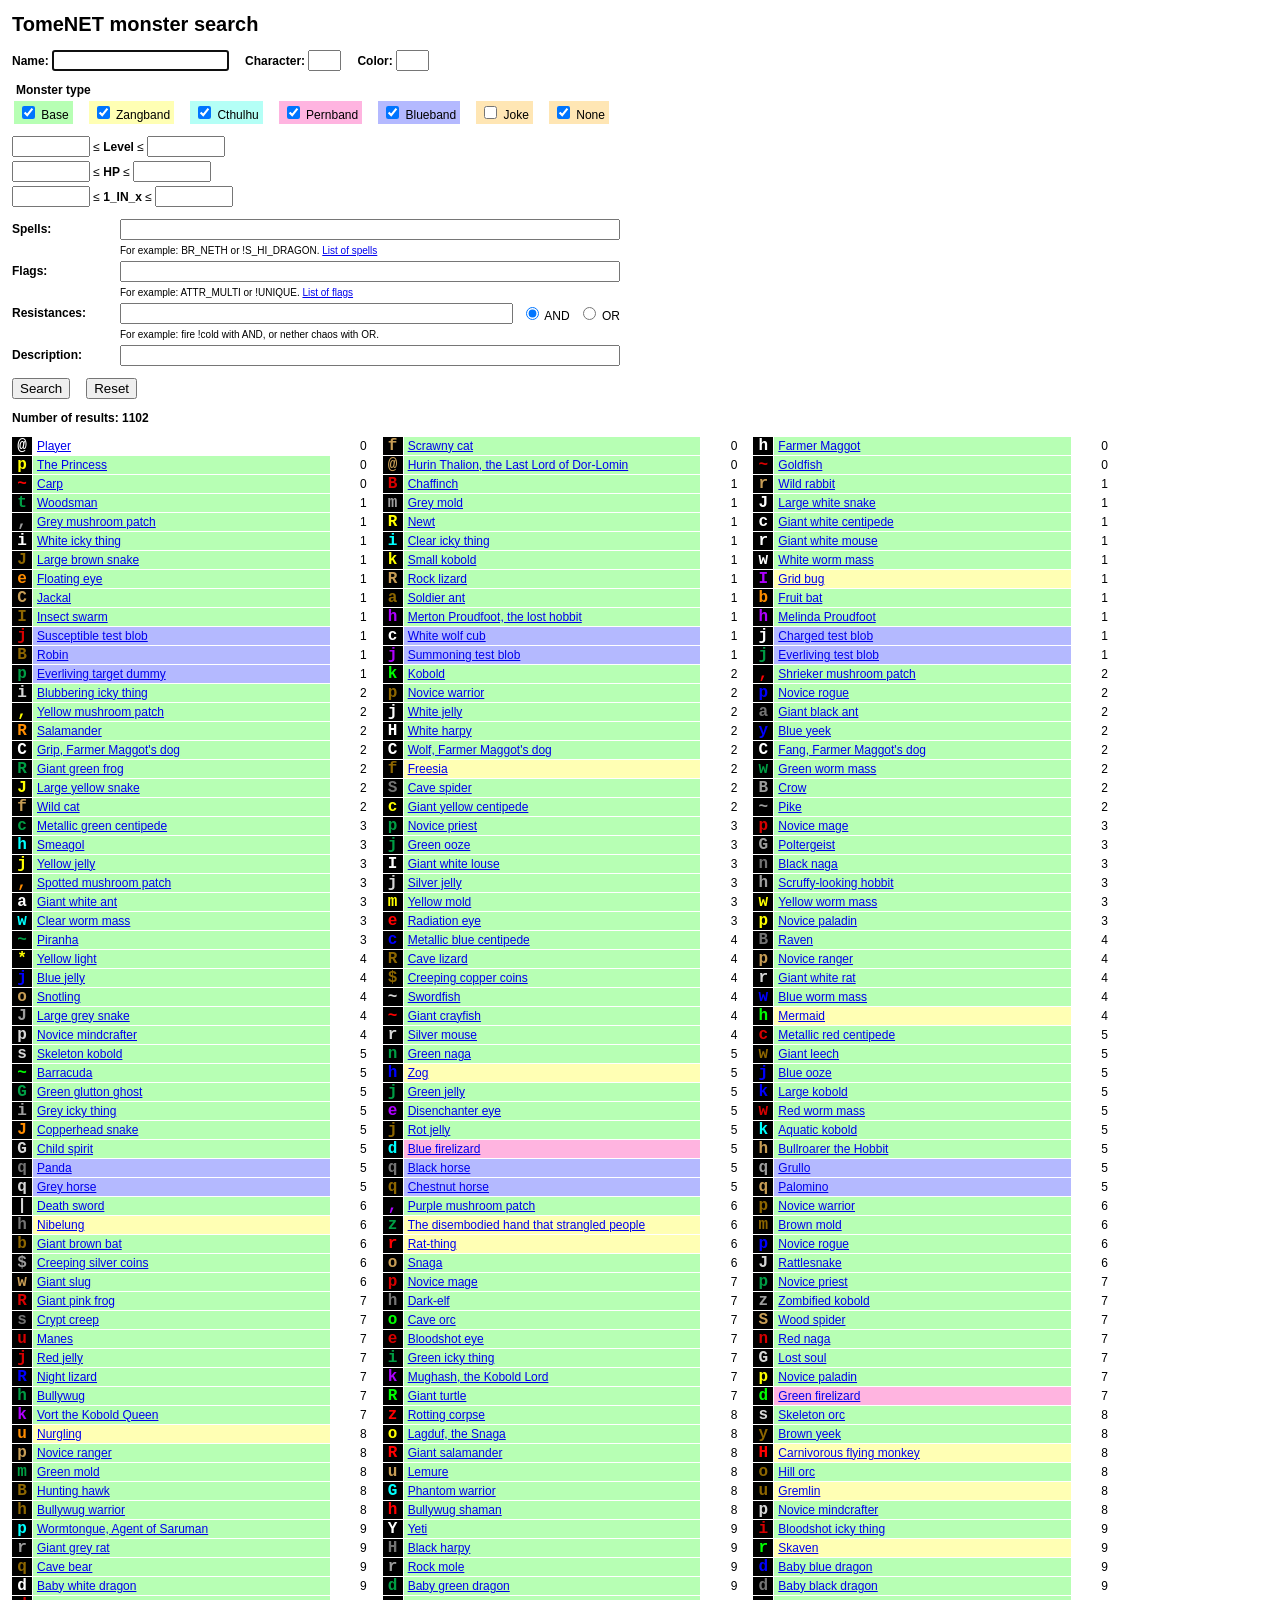
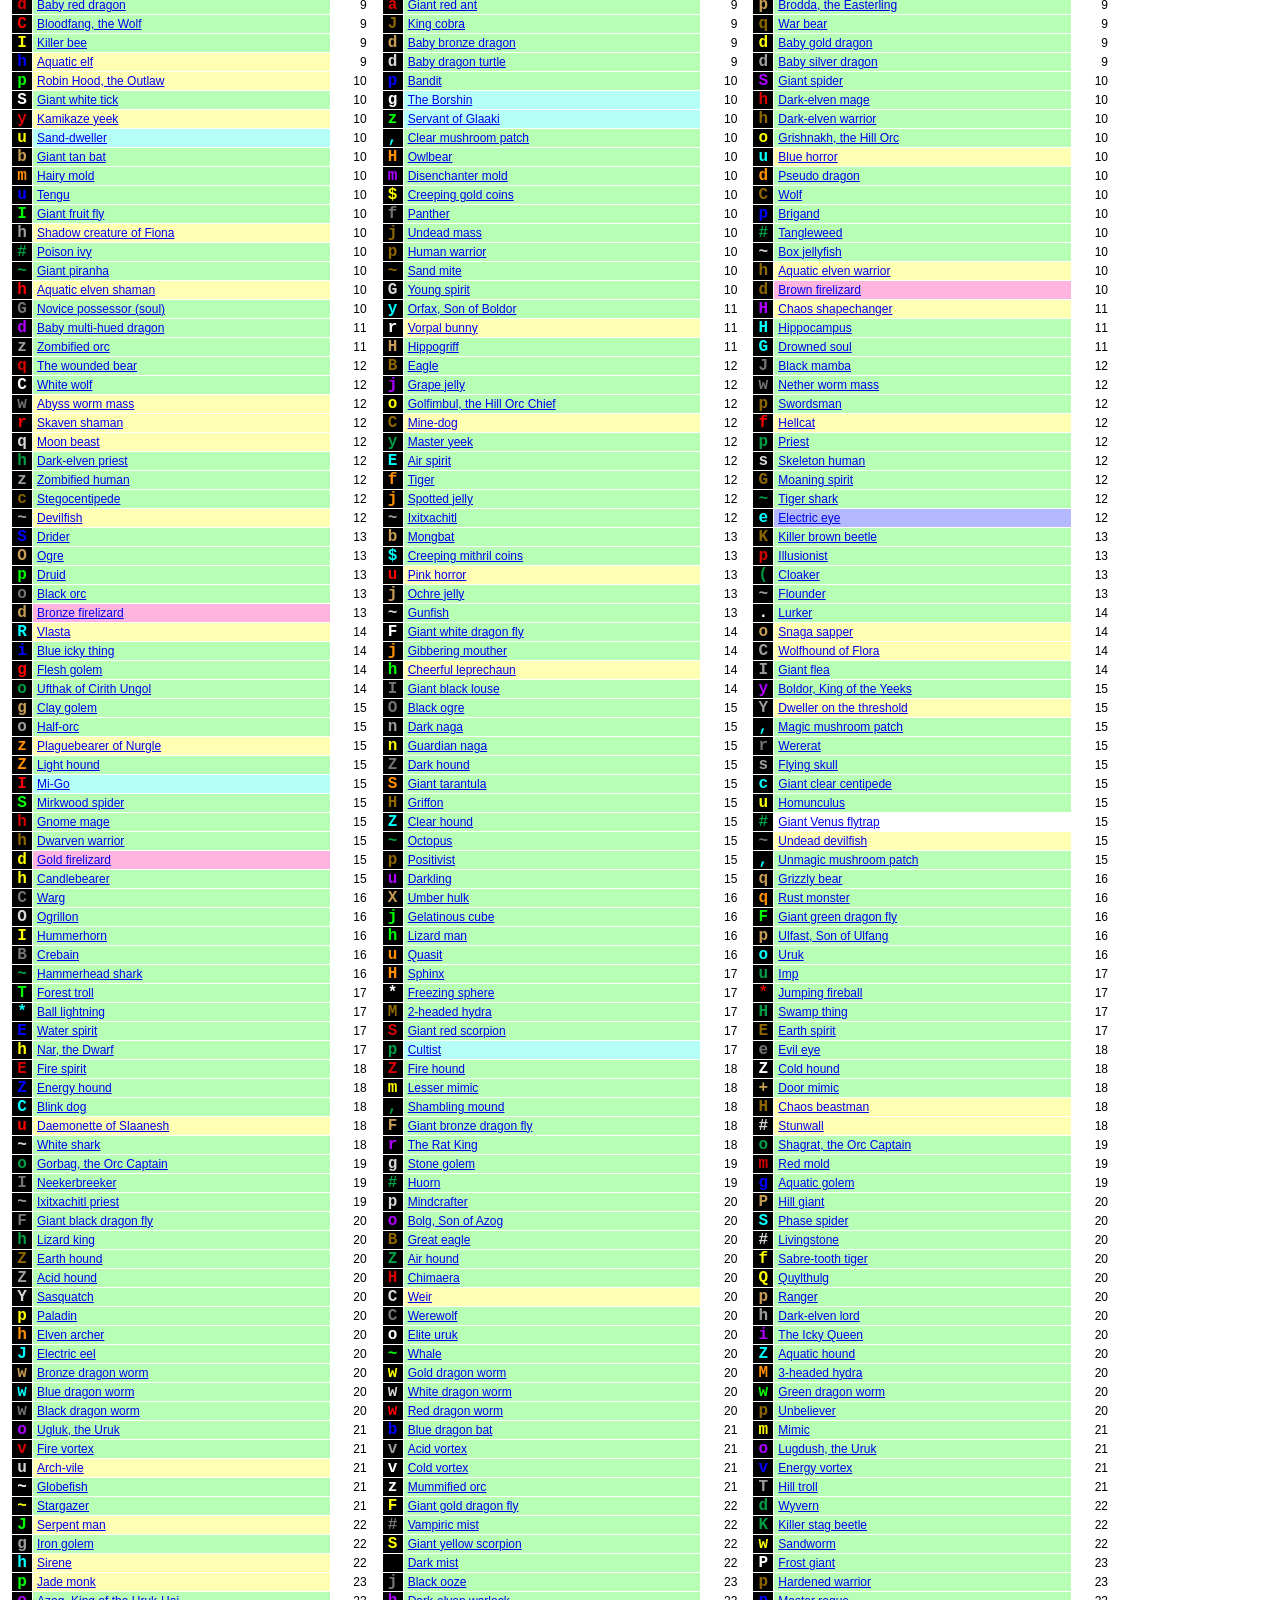
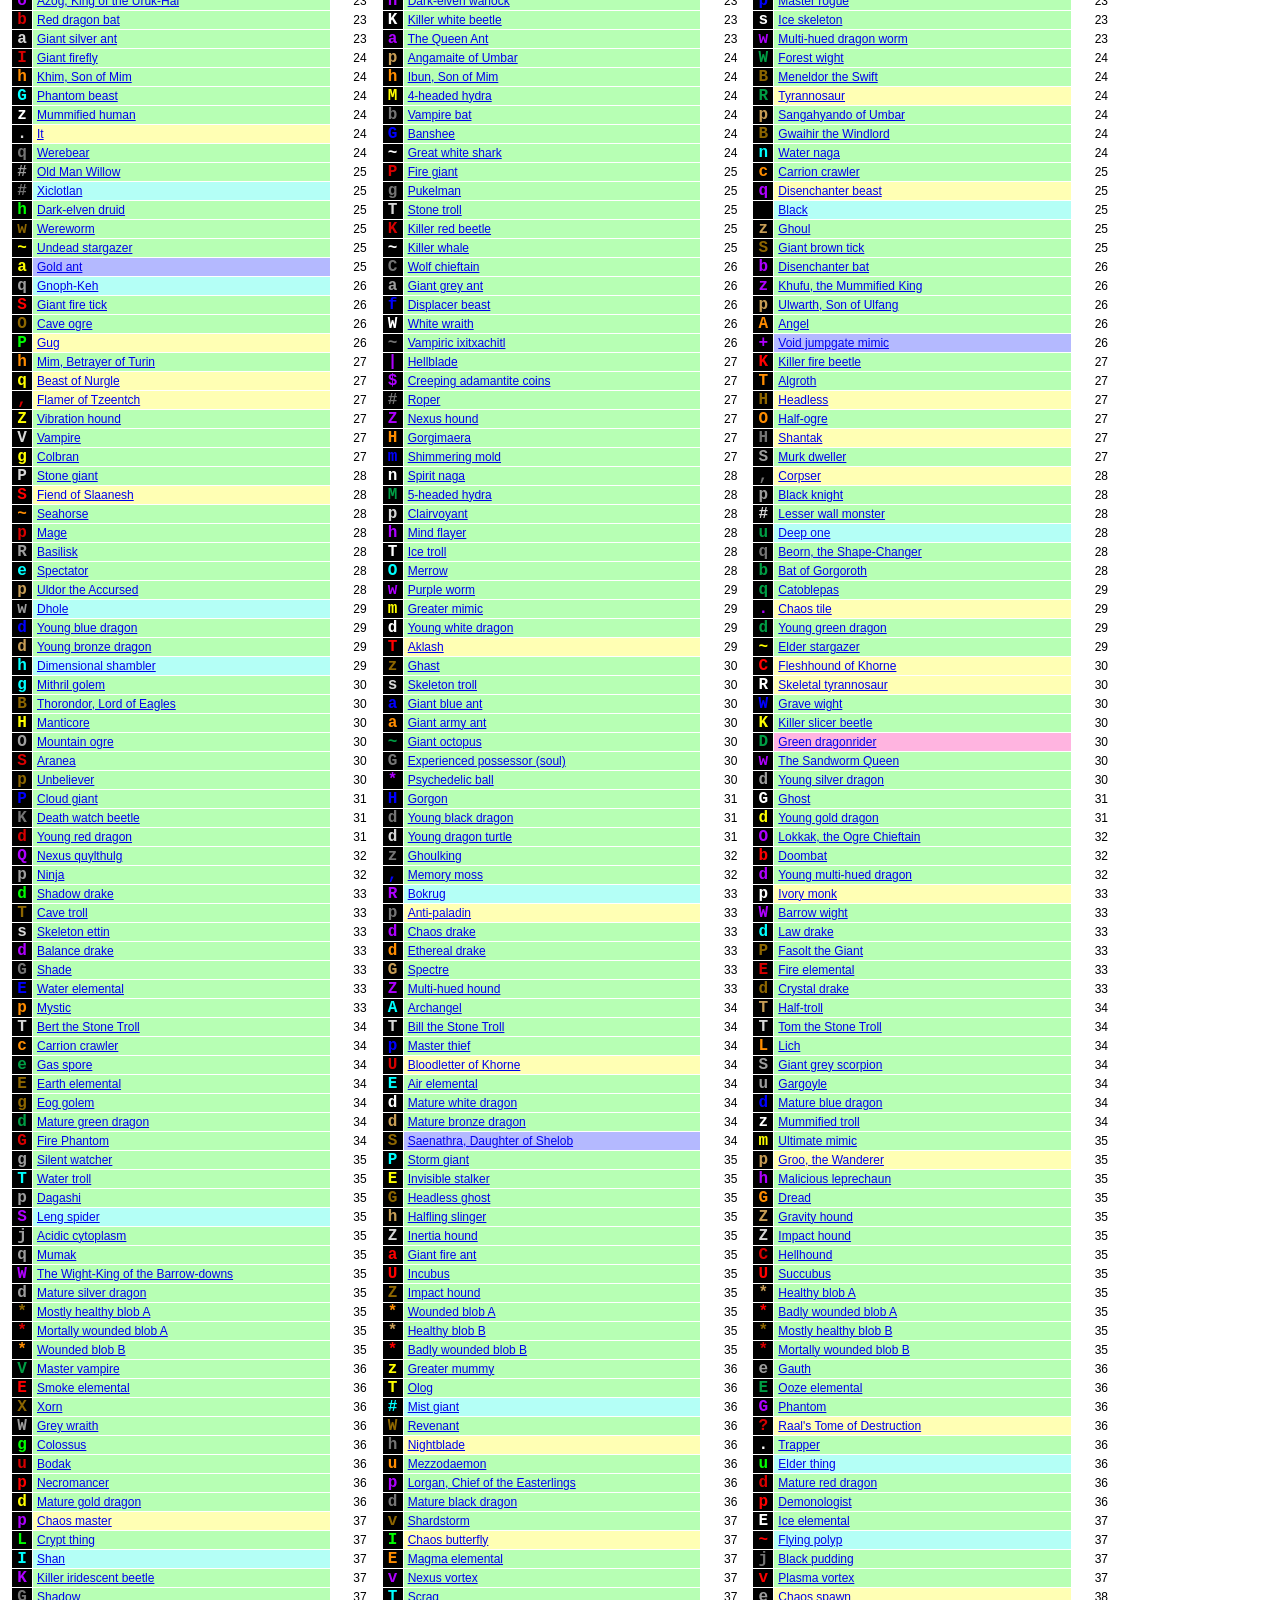
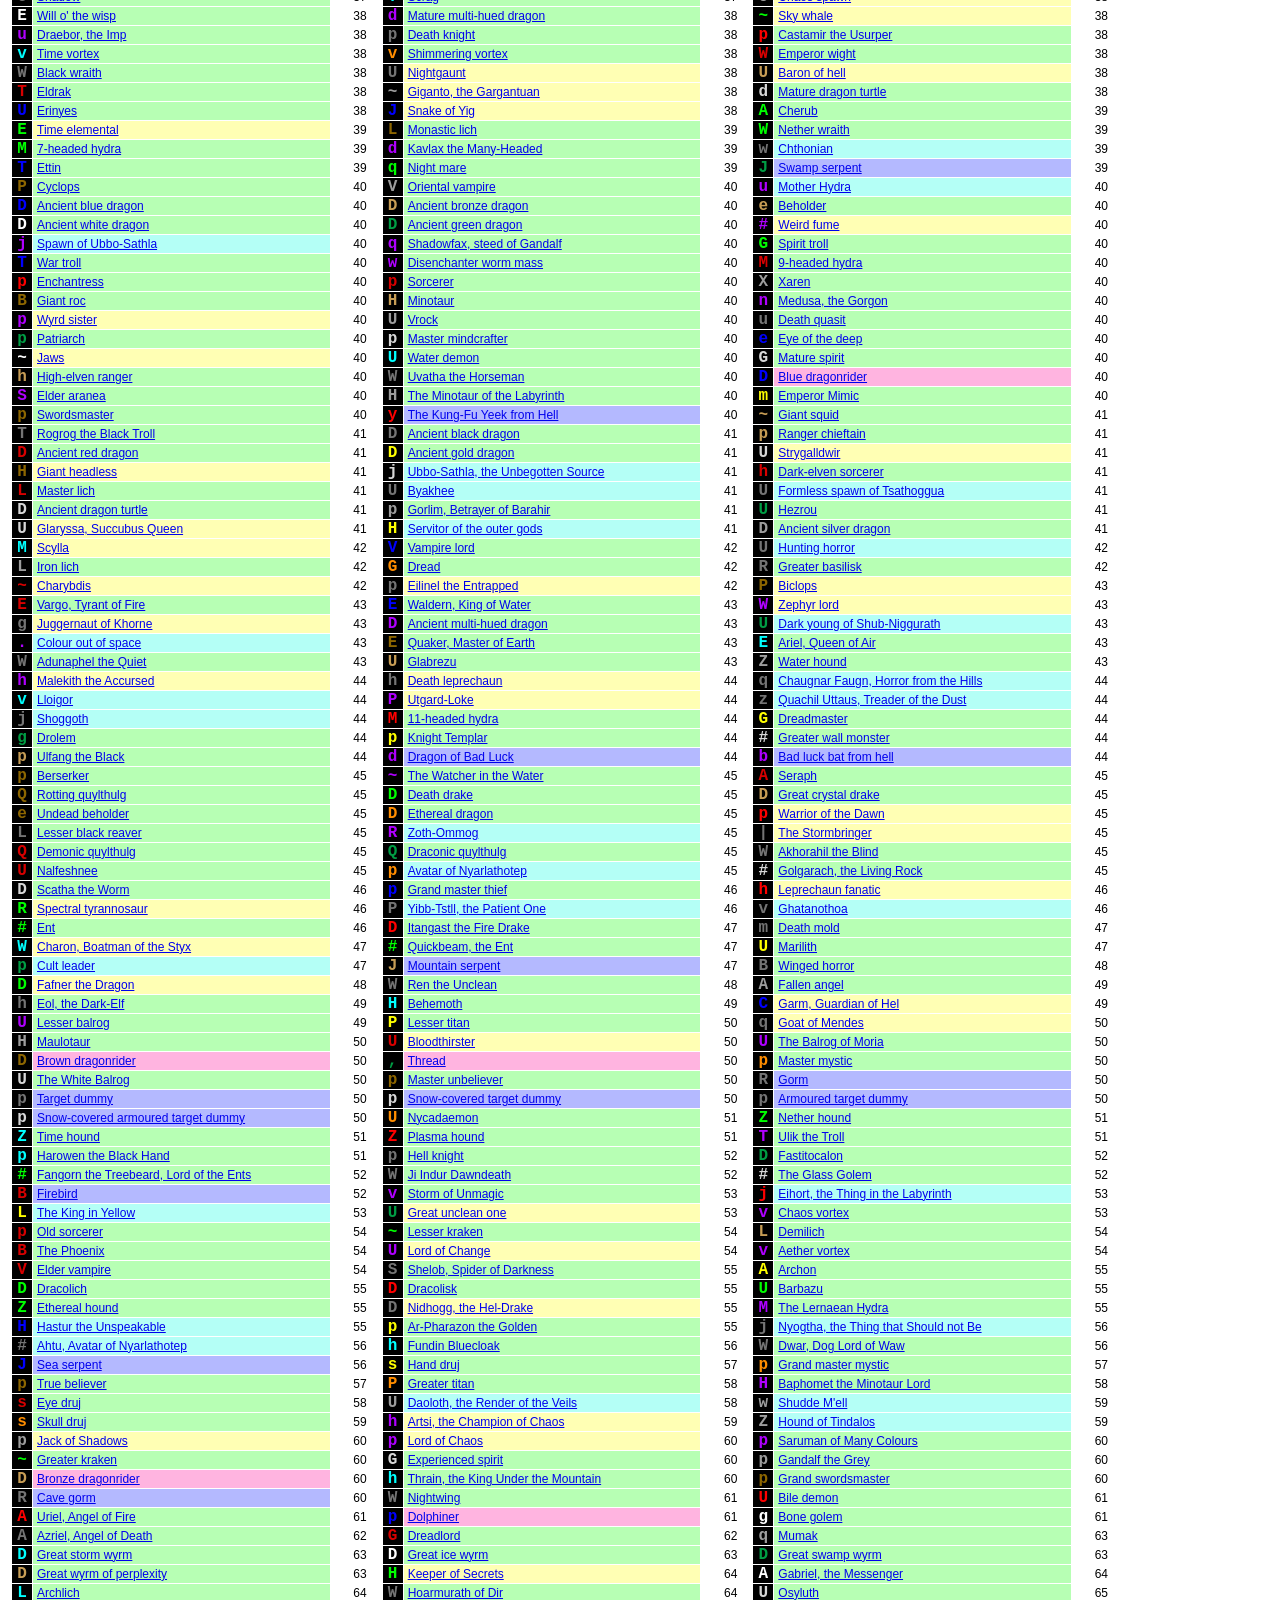
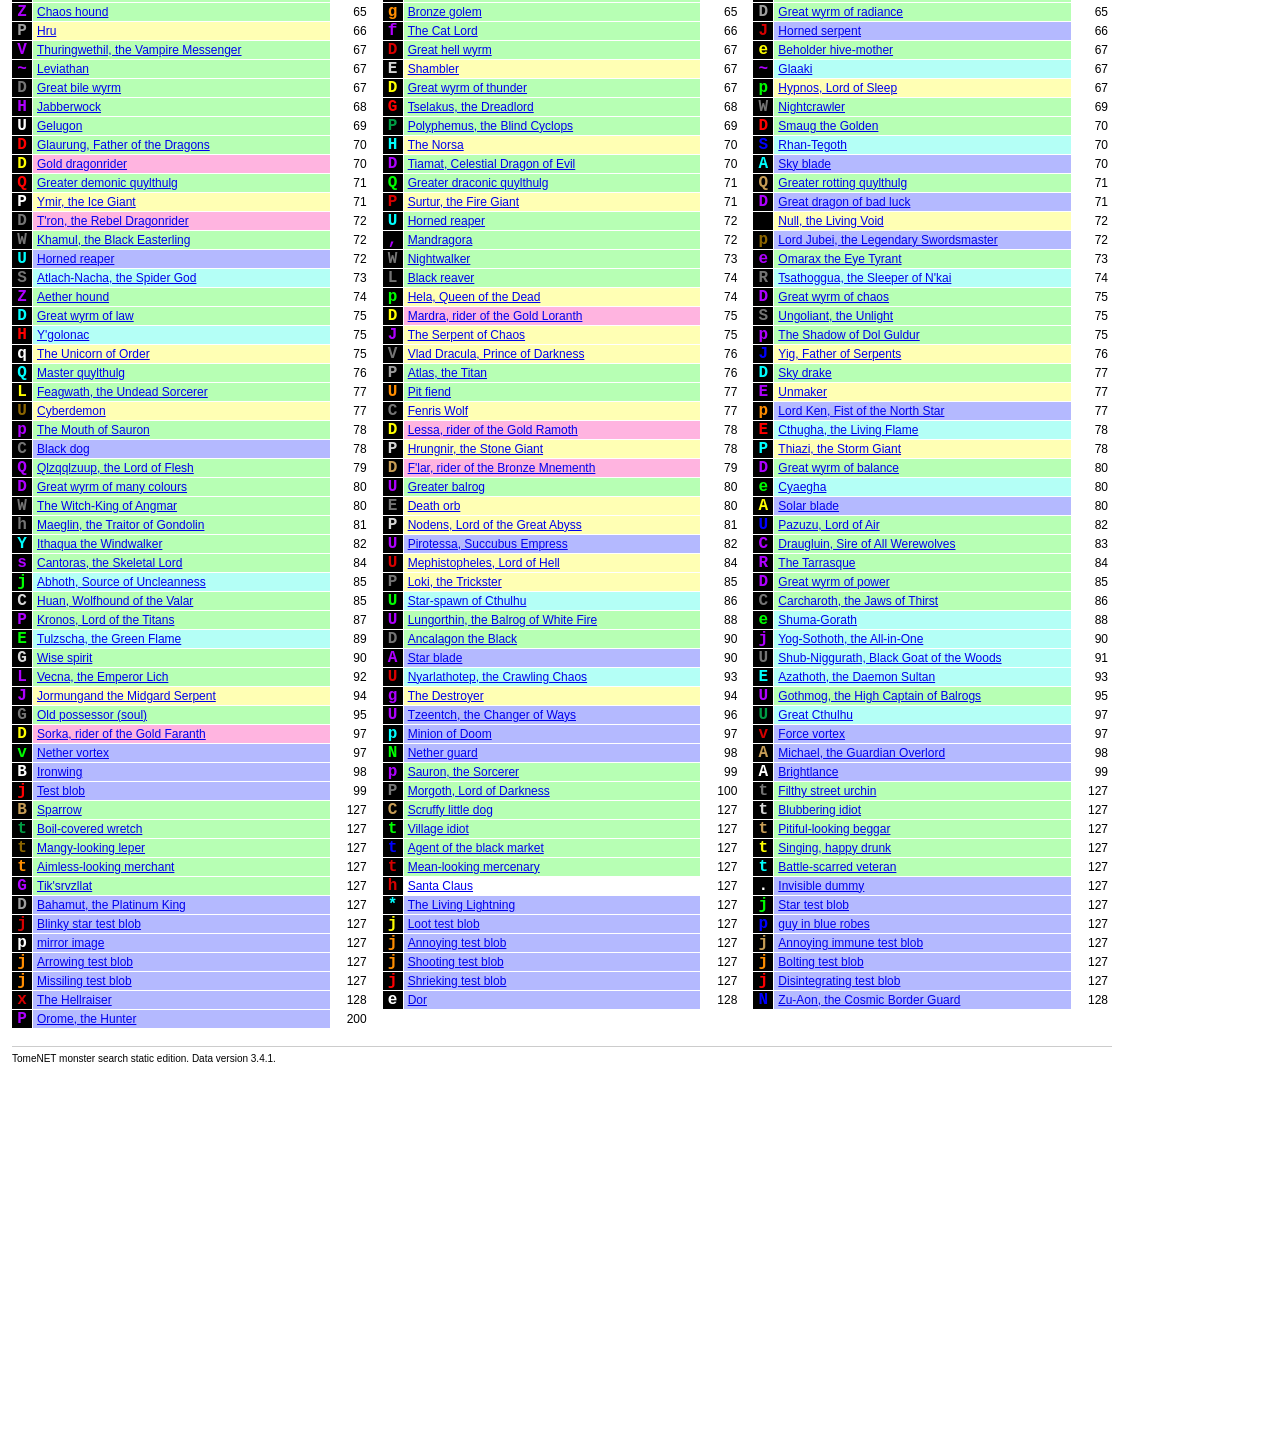
<file: tomenet_info_search/index.html>
<!doctype html>
<html lang="en">
<head>
  <meta charset="utf-8">
  <meta name="viewport" content="width=device-width, initial-scale=1">
  <title>TomeNET monster search</title>
  <link rel="stylesheet" href="monsters.css">
</head>
<body>
  <main>
    <h1>TomeNET monster search</h1>
    <form id="search-form">
      <div class="form-row">
        <label><b>Name:</b> <input type="text" name="name" id="monster-name" autofocus></label>
        <label><b>Character:</b> <input type="text" name="char" size="2" maxlength="1"></label>
        <label><b>Color:</b> <input type="text" name="color" size="2" maxlength="1"></label>
      </div>

      <fieldset>
        <legend>Monster type</legend>
        <label class="type-base"><input type="checkbox" name="type" value="base" checked> Base</label>
        <label class="type-zang"><input type="checkbox" name="type" value="zang" checked> Zangband</label>
        <label class="type-cthulhu"><input type="checkbox" name="type" value="cthulhu" checked> Cthulhu</label>
        <label class="type-pern"><input type="checkbox" name="type" value="pern" checked> Pernband</label>
        <label class="type-blue"><input type="checkbox" name="type" value="blue" checked> Blueband</label>
        <label class="type-joke"><input type="checkbox" name="type" value="joke"> Joke</label>
        <label class="type-none"><input type="checkbox" name="type" value="none" checked> None</label>
      </fieldset>

      <div class="range-grid">
        <label><input type="number" name="level_min" min="0"> &le; <b>Level</b> &le; <input type="number" name="level_max" min="0"></label>
        <label><input type="number" name="hp_min" min="0"> &le; <b>HP</b> &le; <input type="number" name="hp_max" min="0"></label>
        <label><input type="number" name="spell_chance_min" min="0"> &le; <b>1_IN_x</b> &le; <input type="number" name="spell_chance_max" min="0"></label>
      </div>

      <div class="search-fields">
        <label><b>Spells:</b> <input type="text" name="spells"></label>
        <small>For example: BR_NETH or !S_HI_DRAGON. <a href="spells.html">List of spells</a></small>
        <label><b>Flags:</b> <input type="text" name="flags"></label>
        <small>For example: ATTR_MULTI or !UNIQUE. <a href="flags.html">List of flags</a></small>
        <div class="resistance-row"><b>Resistances:</b> <input type="text" name="resistances">
          <span><label><input type="radio" name="resistance_logic" value="and" checked> AND</label>
          <label><input type="radio" name="resistance_logic" value="or"> OR</label></span>
        </div>
        <small>For example: fire !cold with AND, or nether chaos with OR.</small>
        <label><b>Description:</b> <input type="text" name="description"></label>
      </div>

      <div class="actions">
        <button type="submit">Search</button>
        <button type="reset">Reset</button>
      </div>
    </form>

    <p id="status" class="status">Loading monster data...</p>
    <section id="results" aria-live="polite"></section>
    <footer>TomeNET monster search static edition. Data version <span id="data-version">...</span>.</footer>
  </main>
  <script src="data/monsters.js"></script>
  <script src="static/js/common.js"></script>
  <script src="static/js/search.js"></script>
</body>
</html>
</file>
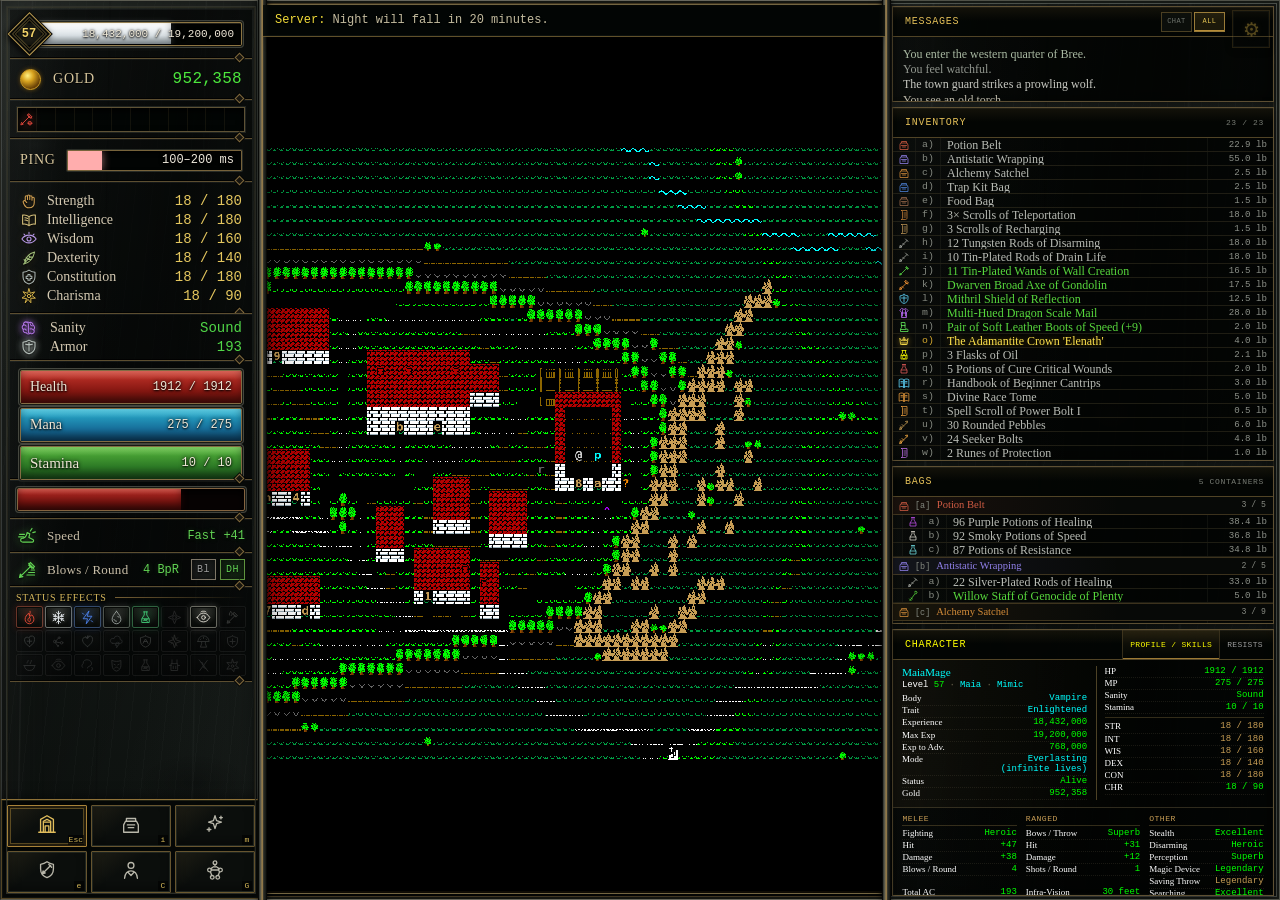
<file: tomenet_interface/index.html>
<!doctype html>
<html lang="ru">
<head>
  <meta charset="utf-8" />
  <meta name="viewport" content="width=device-width, initial-scale=1" />
  <title>TomeNET Modern Client — UI Prototype</title>
  <link rel="icon" href="data:," />
  <link rel="stylesheet" href="css/foundation.css" />
  <link rel="stylesheet" href="css/theme.css" />
  <link rel="stylesheet" href="css/hud.css" />
  <link rel="stylesheet" href="css/right-panel.css" />
  <link rel="stylesheet" href="css/messages.css" />
  <link rel="stylesheet" href="css/shortcuts.css" />
  <link rel="stylesheet" href="css/windows.css" />
  <link rel="stylesheet" href="css/game-menu.css" />
  <link rel="stylesheet" href="css/mini-map.css" />
  <link rel="stylesheet" href="css/locate.css" />
  <link rel="stylesheet" href="css/look.css" />
  <link rel="stylesheet" href="css/equipment-window.css" />
  <link rel="stylesheet" href="css/combined-items-window.css" />
  <link rel="stylesheet" href="css/browse-window.css" />
  <link rel="stylesheet" href="css/item-selector.css" />
  <link rel="stylesheet" href="css/item-use.css" />
  <link rel="stylesheet" href="css/item-equip.css" />
  <link rel="stylesheet" href="css/character-window.css" />
  <link rel="stylesheet" href="css/guide-window.css" />
  <link rel="stylesheet" href="css/skills-window.css" />
  <link rel="stylesheet" href="css/abilities-window.css" />
  <link rel="stylesheet" href="css/spellbook-window.css" />
  <link rel="stylesheet" href="css/mimic-powers-window.css" />
  <link rel="stylesheet" href="css/combat-stances-window.css" />
  <link rel="stylesheet" href="css/melee-techniques-window.css" />
  <link rel="stylesheet" href="css/ranged-techniques-window.css" />
  <link rel="stylesheet" href="css/dragon-breath-window.css" />
  <link rel="stylesheet" href="css/runecraft-window.css" />
  <link rel="stylesheet" href="css/cursors.css" />
</head>
<body>
  <main class="app-shell" id="app">
    <!-- LEFT COLUMN -->
    <aside class="left-panel panel">
      <div class="panel-scroll">
        <section class="level-card block" id="levelCard">
          <div class="level-row">
            <div class="level-badge" aria-label="Уровень">57</div>
            <div class="level-main">
              <div class="progress xp">
                <div class="fill" id="xpFill" style="width:68%"></div>
                <div class="xp-drained-segment" id="xpDrainedSegment" hidden></div>
                <button class="xp-level" type="button" aria-label="Уровень 57 — открыть навыки" aria-haspopup="dialog" aria-controls="skillsWindowOverlay" aria-expanded="false"><span>57</span></button>
                <strong class="xp-value" id="xpValue">1,710,159 / 2,500,000</strong>
              </div>
            </div>
          </div>
        </section>

        <section class="currency block compact-row" id="currencyCard">
          <span class="icon gold-icon" aria-hidden="true">●</span>
          <div>
            <div class="eyebrow">GOLD</div>
            <div class="big-number" id="goldValue">952,358</div>
          </div>
        </section>

        <section class="encumbrance-strip block" id="encumbranceCard" aria-label="Encumbrance">
          <div class="encumbrance-slots" id="encumbranceSlots"></div>
        </section>

        <section class="ping-card block" id="pingCard">
          <div class="row-between">
            <span class="eyebrow">PING</span>
          </div>
          <div class="ping-meter" role="progressbar" aria-label="Ping" aria-valuemin="0" aria-valuemax="1000" aria-valuenow="193" aria-valuetext="100–200 ms" title="Каждая ступень шкалы = диапазон 100 ms">
            <div class="ping-fill" id="pingFill"></div>
            <strong id="pingValue" class="ping-value">100–200 ms</strong>
            <div class="ping-grid" aria-hidden="true">
              <i></i><i></i><i></i><i></i><i></i><i></i><i></i><i></i><i></i>
            </div>
          </div>
          <div class="ping-labels"><span>0</span><span>500</span><span>1000+ ms</span></div>
        </section>

        <section class="stats block" id="attributesCard">
          <h2>ATTRIBUTES</h2>
          <dl class="stat-list">
            <div><dt><span class="stat-icon strength-icon" aria-hidden="true"><svg viewBox="0 0 24 24"><path d="M7 11V6.5a1.5 1.5 0 0 1 3 0V10 5.5a1.5 1.5 0 0 1 3 0V10 6.5a1.5 1.5 0 0 1 3 0V11 8.5a1.5 1.5 0 0 1 3 0V14c0 4-2.7 7-7 7-3.2 0-5.2-1.7-6.3-4.1L4.4 14a1.7 1.7 0 0 1 2.6-2.1L9 14"/></svg></span>Strength</dt><dd>18 / 180</dd></div>
            <div><dt><span class="stat-icon intelligence-icon" aria-hidden="true"><svg viewBox="0 0 24 24"><path d="M3.5 5.5c3.7-.8 6.1.1 8.5 2.1v12c-2.4-2-4.8-2.9-8.5-2.1zM20.5 5.5c-3.7-.8-6.1.1-8.5 2.1v12c2.4-2 4.8-2.9 8.5-2.1z"/><path d="M6.5 9c1.6-.1 2.6.3 3.6 1M6.5 12c1.6-.1 2.6.3 3.6 1"/></svg></span>Intelligence</dt><dd>18 / 180</dd></div>
            <div><dt><span class="stat-icon wisdom-icon" aria-hidden="true"><svg viewBox="0 0 24 24"><path d="M2.5 12s3.5-5.2 9.5-5.2 9.5 5.2 9.5 5.2-3.5 5.2-9.5 5.2S2.5 12 2.5 12z"/><circle cx="12" cy="12" r="2.7"/><path d="M12 3.2v1.5M5.3 5.4l1.1 1M18.7 5.4l-1.1 1"/></svg></span>Wisdom</dt><dd>18 / 160</dd></div>
            <div><dt><span class="stat-icon dexterity-icon" aria-hidden="true"><svg viewBox="0 0 24 24"><path d="M5 20c7.8-1.5 12.5-6.8 14.5-16-7.6 2.1-12 6.8-13 13.8"/><path d="M5 20l8.5-9.4M7.4 16.9l-1.9-2.7M10.3 13.6l-2-2.6M13 10.6l-1.8-2.2M10.5 13.8l3.5.3M13.2 10.7l3.2.1"/></svg></span>Dexterity</dt><dd>18 / 140</dd></div>
            <div><dt><span class="stat-icon constitution-icon" aria-hidden="true"><svg viewBox="0 0 24 24"><path d="M12 2.8c2.4 1.8 5.2 2.7 8 3v5.4c0 5.2-3 8.6-8 10-5-1.4-8-4.8-8-10V5.8c2.8-.3 5.6-1.2 8-3z"/><path d="M8.2 11.1h2.4V8.7h2.8v2.4h2.4v2.8h-2.4v2.4h-2.8v-2.4H8.2z"/></svg></span>Constitution</dt><dd>18 / 180</dd></div>
            <div><dt><span class="stat-icon charisma-icon" aria-hidden="true"><svg viewBox="0 0 24 24"><path d="M12 2.5l1.7 5.8 5.8-1.8-3.8 4.7 4.8 3.7-6.1.1.1 6-3.9-4.6-3.7 4.8 1.8-5.8-6-.7 5-3.5-3.6-4.9 5.7 2z"/><circle cx="12" cy="12" r="2.2"/></svg></span>Charisma</dt><dd>18 / 90</dd></div>
          </dl>
        </section>

        <section class="sanity-armor block two-lines" id="sanityArmorCard">
          <div class="line" id="sanityLine">
            <span class="line-icon sanity-icon" aria-hidden="true"><svg viewBox="0 0 24 24"><path d="M9.2 4.2A3.2 3.2 0 0 0 4.8 8c-2.4 1-2.5 4.6-.4 5.8-.8 2.6 1.4 5 4 4.4.8 2.4 4.2 2.3 4.8.2.9 1.4 3.1 1.7 4.5.5 1.5-1.2 1.6-3.4.5-4.7 2-1.7 1.3-5.1-1-5.8.5-2.6-2.5-4.8-4.8-3.5A3.1 3.1 0 0 0 9.2 4.2z"/><path d="M9.2 4.2c1.2.4 2 1.4 2 2.7v11.5M4.8 8c1.5-.4 2.8.3 3.4 1.5M4.4 13.8c1.5-.7 3.1-.2 3.9 1M13.7 6.5c.2 1.6 1.3 2.7 2.8 2.8M13.4 13.2c1.8-.6 3.5.1 4.4 1.5"/></svg></span>
            <span>Sanity</span>
            <span class="sanity-display">
              <strong id="sanityText">Sound</strong>
              <span class="sanity-inline-meter" id="sanityInlineMeter" role="progressbar" aria-label="Sanity" aria-valuemin="0" aria-valuemax="100" aria-valuenow="100" hidden><span id="sanityInlineFill"></span></span>
            </span>
          </div>
          <div class="line">
            <span class="line-icon shield-icon" aria-hidden="true"><svg viewBox="0 0 24 24"><path d="M12 2.8c2.5 1.7 5.2 2.5 8 2.9v5.5c0 5.1-3 8.3-8 9.9-5-1.6-8-4.8-8-9.9V5.7c2.8-.4 5.5-1.2 8-2.9z"/><path d="M12 6v11.4M7.5 8.2c2.8.8 6.2.8 9 0"/></svg></span>
            <span>Armor</span>
            <strong>193</strong>
          </div>
        </section>

        <section class="vitals block" id="vitalsCard">
          <div class="resource" id="healthResource">
            <div class="resource-head"><span>Health</span><strong id="hpText">1912 / 1912</strong></div>
            <div class="progress health"><div id="hpFill" class="fill" style="width:100%"></div></div>
          </div>
          <div class="resource" id="manaResource">
            <div class="resource-head"><span>Mana</span><strong id="mpText">275 / 275</strong></div>
            <div class="progress mana"><div id="mpFill" class="fill" style="width:100%"></div></div>
          </div>
          <div class="resource stamina-resource">
            <div class="resource-head"><span>Stamina</span><strong id="stText">10 / 10</strong></div>
            <div class="progress stamina"><div id="stFill" class="fill" style="width:100%"></div></div>
          </div>
        </section>

        <section class="enemy-health-card block" id="enemyHealthCard" aria-label="Enemy health">
          <div class="enemy-health-meter" id="enemyHealthMeter" role="progressbar" aria-label="Enemy health" aria-valuemin="0" aria-valuemax="100" aria-valuenow="72">
            <div class="enemy-health-fill" id="enemyHealthFill" style="width:72%"></div>
          </div>
        </section>

        <section class="combat-metric block" id="speedCard" aria-label="Speed">
          <span class="combat-metric-icon" id="speedIcon" aria-hidden="true"></span>
          <span class="combat-metric-label">Speed</span>
          <strong id="speedValue">Fast +41</strong>
        </section>

        <section class="combat-metric block" id="bprCard" aria-label="Blows per round">
          <span class="combat-metric-icon" id="bprIcon" aria-hidden="true"></span>
          <span class="combat-metric-label">Blows / Round</span>
          <strong id="bprValue">4 BpR</strong>
          <span class="combat-mode-badges">
            <button class="combat-stance-badge" id="combatStanceBadge" type="button" aria-label="Balanced stance. Switch combat stance">Bl</button>
            <button class="dual-wield-badge" id="dualWieldBadge" type="button" aria-label="Dual-hand mode. Switch hand mode">DH</button>
          </span>
        </section>

        <section class="effects block" id="statusEffectsCard" aria-label="Status effects">
          <h2>STATUS EFFECTS</h2>
          <div class="status-icon-grid" id="statusIconGrid"></div>
        </section>

        <section class="wide-vitals block" id="wideVitals" aria-label="Wide resource bars" hidden>
          <div class="wide-vital mp-wide" id="wideMpBar">
            <div class="wide-vital-meter" id="wideMpMeter" role="progressbar" aria-label="Mana" aria-valuemin="0" aria-valuemax="275" aria-valuenow="275">
              <div class="wide-vital-fill" id="wideMpFill" style="height:100%"></div>
              <span class="wide-vital-ticks" id="wideMpTicks" aria-hidden="true"></span>
              <span class="wide-vital-value" aria-hidden="true"><strong id="wideMpValue">275</strong><small id="wideMpMax">/ 275</small></span>
            </div>
          </div>
          <div class="wide-vital sn-wide" id="wideSnBar">
            <div class="wide-vital-meter" id="wideSnMeter" role="progressbar" aria-label="Sanity" aria-valuemin="0" aria-valuemax="100" aria-valuenow="100">
              <div class="wide-vital-fill" id="wideSnFill" style="height:100%"></div>
              <span class="wide-vital-ticks" id="wideSnTicks" aria-hidden="true"></span>
              <span class="wide-vital-value" aria-hidden="true"><strong id="wideSnValue">100</strong><small id="wideSnMax">/ 100</small></span>
            </div>
          </div>
          <div class="wide-vital hp-wide" id="wideHpBar">
            <div class="wide-vital-meter" id="wideHpMeter" role="progressbar" aria-label="Health" aria-valuemin="0" aria-valuemax="1912" aria-valuenow="1912">
              <div class="wide-vital-fill" id="wideHpFill" style="height:100%"></div>
              <span class="wide-vital-ticks" id="wideHpTicks" aria-hidden="true"></span>
              <span class="wide-vital-value" aria-hidden="true"><strong id="wideHpValue">1,912</strong><small id="wideHpMax">/ 1,912</small></span>
            </div>
          </div>
        </section>
      </div>
      <nav class="game-shortcuts" aria-label="Primary game windows">
        <button class="game-shortcut game-shortcut-menu" id="gameMenuShortcut" type="button" aria-label="Open Game Menu" aria-haspopup="dialog" aria-controls="gameMenuOverlay" aria-expanded="false" data-tooltip="Game Menu · Esc">
          <svg viewBox="0 0 24 24" aria-hidden="true"><path d="M5 21V7l7-4 7 4v14M8 21V9l4-2 4 2v12M10 21v-7h4v7"/><path d="M3 21h18M9 10h6"/></svg>
          <kbd>Esc</kbd>
        </button>
        <button class="game-shortcut" id="inventoryShortcut" type="button" aria-label="Open Inventory" aria-haspopup="dialog" aria-controls="inventoryOverlay" aria-expanded="false" data-tooltip="Inventory · i">
          <svg viewBox="0 0 24 24" aria-hidden="true"><path d="M7 8V6h10v2M6 9h12l2 4v8H4v-8zM8 13h8M9 16h6"/></svg>
          <kbd>i</kbd>
        </button>
        <button class="game-shortcut" id="abilitiesShortcut" type="button" aria-label="Open Abilities" aria-haspopup="dialog" aria-controls="abilitiesWindowOverlay" aria-expanded="false" data-tooltip="Abilities · m">
          <svg viewBox="0 0 24 24" aria-hidden="true"><path d="M12 3l1.7 5.3L19 10l-5.3 1.7L12 17l-1.7-5.3L5 10l5.3-1.7zM18.5 3.5v3M20 5h-3M5.5 16v4M7.5 18h-4"/></svg>
          <kbd>m</kbd>
        </button>
        <button class="game-shortcut" id="equipmentShortcut" type="button" aria-label="Open Equipment" aria-haspopup="dialog" aria-controls="equipmentOverlay" aria-expanded="false" data-tooltip="Equipment · e">
          <svg viewBox="0 0 24 24" aria-hidden="true"><path d="M12 3c2.3 1.6 4.7 2.4 7 2.8v5.1c0 4.7-2.6 7.8-7 9.3-4.4-1.5-7-4.6-7-9.3V5.8C7.3 5.4 9.7 4.6 12 3z"/><path d="M8 15L16 7M14 6l3 3M7 16l3-.7-2.3-2.3z"/></svg>
          <kbd>e</kbd>
        </button>
        <button class="game-shortcut" id="characterShortcut" type="button" aria-label="Open Character Sheet" aria-haspopup="dialog" aria-controls="characterWindowOverlay" aria-expanded="false" data-tooltip="Character · C">
          <svg viewBox="0 0 24 24" aria-hidden="true"><circle cx="12" cy="7" r="3.2"/><path d="M5 21c.5-5.2 2.8-8 7-8s6.5 2.8 7 8M8.5 14.2L12 18l3.5-3.8"/></svg>
          <kbd>C</kbd>
        </button>
        <button class="game-shortcut" id="skillsShortcut" type="button" aria-label="Open Character Skills" aria-haspopup="dialog" aria-controls="skillsWindowOverlay" aria-expanded="false" data-tooltip="Skills · G">
          <svg viewBox="0 0 24 24" aria-hidden="true"><circle cx="12" cy="4" r="2"/><circle cx="6" cy="12" r="2"/><circle cx="18" cy="12" r="2"/><circle cx="9" cy="20" r="2"/><circle cx="15" cy="20" r="2"/><path d="M12 6v3M10.5 8.5L7.5 10.5M13.5 8.5l3 2M7 14l1.5 4M17 14l-1.5 4M8 12h8"/></svg>
          <kbd>G</kbd>
        </button>
      </nav>
    </aside>

    <div class="splitter splitter-left" data-split="left" title="Перетащите для изменения ширины"></div>

    <!-- GAME VIEW -->
    <section class="game-column">
      <div class="game-view" id="gameView">
        <div class="map-stage" id="mapStage">
          <canvas class="map-canvas" id="mapCanvas" width="1056" height="1056" tabindex="0" aria-label="Bree map, 66 by 44 cell viewport"></canvas>
          <div class="map-cell-info" id="mapCellInfo" role="status" hidden></div>
          <div class="locate-mode" id="locateMode" aria-hidden="true" hidden>
            <div class="locate-mode-head"><strong>LOCATE</strong><span>ONLINE · GAME CONTINUES</span></div>
            <div class="locate-mode-status" id="locateStatus" role="status" aria-live="polite"></div>
            <div class="locate-mode-help">Directions move panel · Shift+L / Space / Esc close · : chat</div>
          </div>
          <div class="look-mode" id="lookMode" aria-hidden="true" hidden>
            <div class="look-mode-head"><strong>LOOK</strong><span id="lookModeLabel">INTERESTING POSITIONS</span><button type="button" id="lookClose" aria-label="Close Look mode">×</button></div>
            <div class="look-cursor" id="lookCursor" aria-hidden="true"></div>
            <div class="look-description" id="lookDescription" role="status" aria-live="polite"></div>
            <div class="look-mode-help" id="lookHelp">Directions browse · p manual cursor · q / Esc close · : chat</div>
          </div>
          <aside class="look-card" id="lookCard" role="status" aria-live="polite" hidden>
            <span class="look-card-state" id="lookCardState">LOCAL PREVIEW</span>
            <strong id="lookCardTitle">Unknown grid</strong>
            <span id="lookCardText"></span>
          </aside>
        </div>
        <div class="game-vignette"></div>
        <div class="map-chat-bar" id="mapChatBar">
          <div class="map-chat-message" id="mapChatMessage" role="status" aria-live="polite"></div>
          <form class="map-chat-editor" id="mapChatEditor" hidden>
            <label for="mapChatInput">Message:</label>
            <input id="mapChatInput" type="text" maxlength="255" autocomplete="off" spellcheck="false" aria-label="General chat message" />
          </form>
        </div>
        <div class="throw-targeting" id="throwTargeting" role="dialog" aria-modal="true" aria-label="Choose a target cell" aria-hidden="true" tabindex="-1" hidden>
          <div class="throw-target-cell" id="throwTargetCell" aria-hidden="true"></div>
          <div class="throw-target-hint" id="throwTargetHint">
            <strong id="throwTargetAction">TARGET</strong>
            <span id="throwTargetText">Choose a target cell</span>
            <small id="throwTargetHelp">Mouse or arrows · Enter to confirm · Esc to cancel</small>
          </div>
        </div>
        <div class="target-card" id="targetCard">
          <span class="target-level">12</span>
          <span><strong>Bree Guard</strong><small>Neutral</small></span>
          <span class="target-health"><i></i></span>
        </div>
        <div class="interaction-hint" id="interactionHint"><kbd>E</kbd><span>Talk to Bree Guard</span></div>
      </div>
    </section>

    <div class="splitter splitter-right" data-split="right" title="Перетащите для изменения ширины"></div>

    <!-- RIGHT COLUMN -->
    <aside class="right-panel configurable-right-panel">
      <section class="right-widget msg-chat-widget" id="msgChatWidget" aria-label="Messages">
        <header class="right-widget-head">
          <button class="right-widget-title" id="messagesWidgetTitle" type="button" aria-label="Open Message History" aria-haspopup="dialog" aria-controls="messageHistoryOverlay"><strong>MESSAGES</strong></button>
          <span class="message-widget-actions">
            <span class="right-message-view-switch" role="group" aria-label="Message view">
              <button type="button" data-right-message-mode="chat" aria-pressed="false">CHAT</button>
              <button type="button" data-right-message-mode="all" aria-pressed="true">ALL</button>
            </span>
          </span>
        </header>
        <div class="message-feed" id="msgChatFeed" role="log" aria-label="Messages"></div>
      </section>

      <section class="right-widget inventory-widget" id="inventoryWidget" aria-label="Inventory">
        <header class="right-widget-head">
          <button class="right-widget-title" id="inventoryWidgetTitle" type="button" aria-label="Open Inventory" aria-haspopup="dialog" aria-controls="inventoryOverlay"><strong>INVENTORY</strong></button>
          <span id="inventoryCount">9 / 23</span>
        </header>
        <div class="inventory-list" id="inventoryList" role="list" aria-label="Inventory slots a through w"></div>
      </section>

      <section class="right-widget equipment-widget" id="equipmentWidget" aria-label="Equipment" hidden>
        <header class="right-widget-head">
          <button class="right-widget-title" id="equipmentWidgetTitle" type="button" aria-label="Open Equipment" aria-haspopup="dialog" aria-controls="equipmentOverlay"><strong>EQUIPMENT</strong></button>
        </header>
        <div class="equipment-list" id="equipmentList" role="list" aria-label="Equipment slots a through n"></div>
      </section>

      <section class="right-widget bags-widget" id="bagsWidget" aria-label="Bags">
        <header class="right-widget-head">
          <button class="right-widget-title" id="bagsWidgetTitle" type="button" aria-label="Browse containers" aria-haspopup="dialog" aria-controls="browseOverlay"><strong>BAGS</strong></button>
          <span id="bagsCount">5 CONTAINERS</span>
        </header>
        <div class="bags-list" id="bagsList" aria-label="Bag contents"></div>
      </section>

      <section class="right-widget character-widget character-surface" id="characterWidget" aria-label="Character">
        <header class="right-widget-head character-widget-head">
          <button class="right-widget-title" id="characterWidgetTitle" type="button" aria-label="Open Character Sheet" aria-haspopup="dialog" aria-controls="characterWindowOverlay"><strong>CHARACTER</strong></button>
          <nav class="character-tabs" role="tablist" aria-label="Character views">
            <button data-character-tab="summary" role="tab">PROFILE / SKILLS</button>
            <button data-character-tab="resists" role="tab">RESISTS</button>
          </nav>
        </header>
        <div class="character-content" id="characterContent" data-character-content="panel"></div>
      </section>
    </aside>

    <div class="inventory-overlay" id="inventoryOverlay" aria-hidden="true" hidden>
      <section class="inventory-window" id="inventoryWindow" role="dialog" aria-modal="true" aria-labelledby="inventoryWindowTitle">
        <header class="inventory-window-head">
          <strong id="inventoryWindowTitle">INVENTORY</strong>
          <span id="inventoryWindowCount">18 / 23</span>
          <button class="inventory-window-close" id="inventoryWindowClose" type="button" aria-label="Close Inventory">×</button>
        </header>
        <div class="inventory-list inventory-window-list" id="inventoryWindowList" role="listbox" aria-label="Inventory slots a through w"></div>
      </section>
    </div>

    <div class="equipment-overlay" id="equipmentOverlay" aria-hidden="true" hidden>
      <section class="equipment-window" id="equipmentWindow" role="dialog" aria-modal="true" aria-labelledby="equipmentWindowTitle">
        <header class="equipment-window-head">
          <strong id="equipmentWindowTitle">EQUIPMENT</strong>
          <button class="equipment-window-close" id="equipmentWindowClose" type="button" aria-label="Close Equipment">×</button>
        </header>
        <div class="equipment-window-body">
          <section class="equipment-figure" aria-label="Equipped item layout">
            <div class="equipment-silhouette" aria-hidden="true">
              <span class="equipment-silhouette-head"></span>
              <span class="equipment-silhouette-body"></span>
              <span class="equipment-silhouette-arms"></span>
              <span class="equipment-silhouette-legs"></span>
            </div>
            <div class="equipment-slot-map" id="equipmentSlotMap"></div>
          </section>
          <div class="equipment-list equipment-window-list" id="equipmentWindowList" role="listbox" aria-label="Equipment slots a through n"></div>
        </div>
      </section>
    </div>

    <div class="combined-items-overlay" id="combinedItemsOverlay" aria-hidden="true" hidden>
      <section class="combined-items-window" id="combinedItemsWindow" role="dialog" aria-modal="true" aria-labelledby="combinedItemsWindowTitle">
        <header class="combined-items-window-head">
          <strong id="combinedItemsWindowTitle">ITEMS</strong>
          <button class="combined-items-window-close" id="combinedItemsWindowClose" type="button" aria-label="Close Items">×</button>
        </header>
        <div class="combined-items-window-body">
          <section class="combined-items-section" data-combined-section="equipment" aria-labelledby="combinedEquipmentTitle">
            <header class="combined-items-section-head">
              <strong id="combinedEquipmentTitle">EQUIPMENT</strong>
            </header>
            <div class="combined-equipment-body">
              <section class="equipment-figure" aria-label="Equipped item layout">
                <div class="equipment-silhouette" aria-hidden="true">
                  <span class="equipment-silhouette-head"></span>
                  <span class="equipment-silhouette-body"></span>
                  <span class="equipment-silhouette-arms"></span>
                  <span class="equipment-silhouette-legs"></span>
                </div>
                <div class="equipment-slot-map" id="combinedEquipmentSlotMap"></div>
              </section>
              <div class="equipment-list combined-equipment-list" id="combinedEquipmentList" role="listbox" aria-label="Equipment slots a through n"></div>
            </div>
          </section>
          <section class="combined-items-section" data-combined-section="inventory" aria-labelledby="combinedInventoryTitle">
            <header class="combined-items-section-head">
              <strong id="combinedInventoryTitle">INVENTORY</strong>
              <span id="combinedInventoryCount">18 / 23</span>
            </header>
            <div class="inventory-list combined-inventory-list" id="combinedInventoryList" role="listbox" aria-label="Inventory slots a through w"></div>
          </section>
        </div>
      </section>
    </div>

    <div class="browse-overlay" id="browseOverlay" aria-hidden="true" hidden>
      <section class="browse-window" id="browseWindow" role="dialog" aria-modal="true" aria-labelledby="browseWindowTitle">
        <header class="browse-window-head">
          <button class="browse-window-back" id="browseWindowBack" type="button" aria-label="Back to browsable items" hidden>‹</button>
          <strong id="browseWindowTitle">BROWSE</strong>
          <button class="browse-window-close" id="browseWindowClose" type="button" aria-label="Close Browse">×</button>
        </header>
        <div class="browse-window-body" id="browseWindowBody"></div>
        <footer class="browse-window-help" id="browseWindowHelp">Letter opens item · Arrows + Enter · Esc to close</footer>
      </section>
    </div>

    <div class="item-selector-overlay" id="itemSelectorOverlay" aria-hidden="true" hidden>
      <section class="item-selector-window" id="itemSelectorWindow" role="dialog" aria-modal="true" aria-labelledby="itemSelectorTitle">
        <header class="item-selector-head">
          <strong id="itemSelectorTitle">SELECT AN ITEM</strong>
          <button id="itemSelectorClose" type="button" aria-label="Cancel item selection">×</button>
        </header>
        <nav class="item-selector-sources" id="itemSelectorSources" role="tablist" aria-label="Item sources"></nav>
        <div class="item-selector-path" id="itemSelectorPath"></div>
        <div class="item-selector-list" id="itemSelectorList" role="listbox" aria-label="Selectable items"></div>
        <footer class="item-selector-help" id="itemSelectorHelp"></footer>
      </section>
    </div>

    <div class="skills-window-overlay" id="skillsWindowOverlay" aria-hidden="true" hidden>
      <section class="skills-window" id="skillsWindow" role="dialog" aria-modal="true" aria-labelledby="skillsWindowTitle">
        <header class="skills-window-head">
          <strong id="skillsWindowTitle">CHARACTER SKILLS</strong>
          <span class="skills-limit" title="Character level + 2, capped at 50">CURRENT LIMIT <b id="skillsCurrentLimit">50.000</b></span>
          <span class="skills-points">SKILL POINTS <b id="skillsPointsValue">5</b></span>
          <button class="skills-unavailable-toggle" id="skillsUnavailableToggle" type="button" aria-pressed="false">SHOW UNAVAILABLE</button>
          <button class="skills-window-close" id="skillsWindowClose" type="button" aria-label="Close Character Skills">×</button>
        </header>
        <div class="skills-window-body">
          <section class="skills-tree-pane" aria-label="Skill tree">
            <div class="skills-tree" id="skillsTree" role="tree" tabindex="0">
              <div class="skills-table-head" aria-hidden="true"><span>SKILL</span><span>CURRENT</span><span>INCREASE / POINT</span></div>
              <div class="skills-tree-rows" id="skillsTreeRows" role="presentation"></div>
            </div>
          </section>
          <aside class="skills-detail" id="skillsDetail" aria-live="polite"></aside>
        </div>
        <div class="skills-prompt" id="skillsPrompt" hidden>
          <label id="skillsPromptLabel" for="skillsPromptInput">Search for skill</label>
          <input id="skillsPromptInput" type="text" autocomplete="off" />
          <button id="skillsPromptApply" type="button">APPLY</button>
          <button id="skillsPromptCancel" type="button">CANCEL</button>
        </div>
        <footer class="skills-window-help">2/8 move · 6 train · Enter fold · Tab guide · PgUp/PgDn scroll · ? full guide · Esc close</footer>
      </section>
    </div>

    <div class="abilities-window-overlay" id="abilitiesWindowOverlay" aria-hidden="true" hidden>
      <section class="abilities-window" id="abilitiesWindow" role="dialog" aria-modal="true" aria-labelledby="abilitiesWindowTitle">
        <header class="abilities-window-head">
          <strong id="abilitiesWindowTitle">ABILITIES</strong>
          <span id="abilitiesWindowCount">0 AVAILABLE</span>
          <button class="abilities-window-close" id="abilitiesWindowClose" type="button" aria-label="Close Abilities">×</button>
        </header>
        <div class="abilities-window-body">
          <section class="abilities-list-pane" aria-label="Available abilities">
            <div class="abilities-list" id="abilitiesList" role="listbox" tabindex="0"></div>
            <nav class="abilities-pages" id="abilitiesPages" aria-label="Ability pages" hidden>
              <button id="abilitiesPagePrevious" type="button" aria-label="Previous ability page">−</button>
              <span id="abilitiesPageStatus"></span>
              <button id="abilitiesPageNext" type="button" aria-label="Next ability page">+</button>
            </nav>
          </section>
        </div>
        <form class="abilities-prompt" id="abilitiesPrompt" hidden>
          <label for="abilitiesPromptInput">ABILITY NAME / MKEY</label>
          <input id="abilitiesPromptInput" type="text" autocomplete="off" />
          <button type="submit">SELECT</button>
          <button id="abilitiesPromptCancel" type="button">CANCEL</button>
          <span id="abilitiesPromptError" role="alert"></span>
        </form>
        <footer class="abilities-window-help">click/a–t activate · 2/8 move · Enter activate · +/- page · @ find · */?/Space compact · Esc close</footer>
      </section>
    </div>

    <div class="ability-placeholder-overlay" id="abilityPlaceholderOverlay" aria-hidden="true" hidden>
      <section class="ability-placeholder" role="dialog" aria-modal="true" aria-labelledby="abilityPlaceholderTitle">
        <header><strong id="abilityPlaceholderTitle">ABILITY</strong><button id="abilityPlaceholderClose" type="button" aria-label="Close ability scenario">×</button></header>
        <div><span class="ability-placeholder-rune" aria-hidden="true">✦</span><p id="abilityPlaceholderText"></p><small>PROTOTYPE · SCENARIO NOT IMPLEMENTED</small></div>
        <button id="abilityPlaceholderReturn" type="button">RETURN TO ABILITIES</button>
      </section>
    </div>

    <div class="spellbook-overlay" id="spellbookOverlay" aria-hidden="true" hidden>
      <section class="spellbook-window" id="spellbookWindow" role="dialog" aria-modal="true" aria-labelledby="spellbookWindowTitle">
        <header class="spellbook-head">
          <strong id="spellbookWindowTitle">SPELLBOOK</strong>
          <span id="spellbookModeLabel">BROWSE</span>
          <button class="spellbook-close" id="spellbookClose" type="button" aria-label="Close Spellbook">×</button>
        </header>
        <div class="spellbook-body">
          <section class="spellbook-books-pane" aria-label="Carried spellbooks">
            <h2>CARRIED BOOKS</h2>
            <div class="spellbook-books" id="spellbookBooks" role="listbox" aria-label="Carried spellbooks"></div>
          </section>
          <section class="spellbook-spells-pane" aria-label="Spells in selected book">
            <div class="spellbook-table-head" aria-hidden="true"><span>SPELL</span><span>SCHOOL</span><span>LEVEL</span><span>COST</span><span>FAIL</span></div>
            <div class="spellbook-spells" id="spellbookSpells" role="listbox" aria-label="Spells" tabindex="0"></div>
          </section>
          <aside class="spellbook-detail" id="spellbookDetail" aria-live="polite"></aside>
        </div>
        <footer class="spellbook-help" id="spellbookHelp">Tab/←/→ pane · 2/8 move · letters select · Esc close</footer>
      </section>
    </div>

    <div class="mimic-powers-overlay" id="mimicPowersOverlay" aria-hidden="true" hidden>
      <section class="mimic-powers-window" id="mimicPowersWindow" role="dialog" aria-modal="true" aria-labelledby="mimicPowersTitle">
        <header class="mimic-powers-head">
          <strong id="mimicPowersTitle">MIMIC POWERS</strong>
          <span id="mimicPowersFormLabel">VAMPIRE</span>
          <button class="mimic-powers-close" id="mimicPowersClose" type="button" aria-label="Close Mimic powers">×</button>
        </header>
        <div class="mimic-powers-body">
          <section class="mimic-actions-pane" id="mimicActionsPane" aria-label="Form and mimic controls">
            <div class="mimic-form-summary" id="mimicFormSummary"></div>
            <div class="mimic-actions" id="mimicActions" role="listbox" aria-label="Mimic form actions"></div>
          </section>
          <section class="mimic-powers-pane" id="mimicPowersPane" aria-label="Powers of the current form">
            <div class="mimic-powers-table-head" aria-hidden="true"><span>POWER</span><span>COST</span><span>FAIL</span><span>TARGET</span></div>
            <div class="mimic-powers-list" id="mimicPowersList" role="listbox" aria-label="Mimic powers" tabindex="0"></div>
          </section>
        </div>
        <form class="mimic-powers-prompt" id="mimicPowersPrompt" hidden>
          <label for="mimicPowersPromptInput">POWER</label><input id="mimicPowersPromptInput" type="text" autocomplete="off" />
          <button type="submit">FIND</button><button id="mimicPowersPromptCancel" type="button">CANCEL</button>
          <span id="mimicPowersPromptError" role="alert"></span>
        </form>
        <footer class="mimic-powers-help">a–d actions · e–z powers now · Tab/←/→ pane · 2/8 move · @ find · Esc close</footer>
      </section>
      <div class="mimic-picker-overlay" id="mimicPickerOverlay" aria-hidden="true" hidden>
        <section class="mimic-picker" role="dialog" aria-modal="true" aria-labelledby="mimicPickerTitle">
          <header><strong id="mimicPickerTitle">CHOOSE FORM</strong><button id="mimicPickerClose" type="button" aria-label="Close picker">×</button></header>
          <div class="mimic-picker-search" id="mimicPickerSearch" hidden>
            <label for="mimicPickerSearchInput">SEARCH</label>
            <input id="mimicPickerSearchInput" type="text" maxlength="20" autocomplete="off" spellcheck="false" aria-describedby="mimicPickerSearchHint" />
            <small id="mimicPickerSearchHint">name · #code · !symbol</small>
          </div>
          <div class="mimic-picker-list" id="mimicPickerList" role="listbox"></div>
          <div class="mimic-picker-confirm" id="mimicPickerConfirm" hidden><button id="mimicPickerConfirmButton" type="button">SET PREFERRED · (Enter)</button></div>
          <footer id="mimicPickerHelp">2/8 move · letter/Enter choose · Esc cancel</footer>
        </section>
      </div>
    </div>

    <div class="combat-stances-overlay" id="combatStancesOverlay" aria-hidden="true" hidden>
      <section class="combat-stances-window" id="combatStancesWindow" role="dialog" aria-modal="true" aria-labelledby="combatStancesTitle">
        <header class="combat-stances-head">
          <strong id="combatStancesTitle">COMBAT STANCES</strong>
          <span id="combatStancesCurrent">Bl · BALANCED STANCE</span>
          <button class="combat-stances-close" id="combatStancesClose" type="button" aria-label="Close Combat stances">×</button>
        </header>
        <div class="combat-stances-table-head" aria-hidden="true"><span>STANCE</span><span>MASTERY</span><span>STATE</span></div>
        <div class="combat-stances-list" id="combatStancesList" role="listbox" aria-label="Combat stances" tabindex="0"></div>
        <footer class="combat-stances-help">a–c apply · - previous · 2/8 move · Enter apply · <span id="combatStancesLoadout">SWORD + SHIELD</span> · Esc close</footer>
      </section>
    </div>

    <div class="melee-techniques-overlay" id="meleeTechniquesOverlay" aria-hidden="true" hidden>
      <section class="melee-techniques-window" id="meleeTechniquesWindow" role="dialog" aria-modal="true" aria-labelledby="meleeTechniquesTitle">
        <header class="melee-techniques-head">
          <strong id="meleeTechniquesTitle">MELEE TECHNIQUES</strong>
          <span id="meleeTechniquesContext">MIMIC · LEVEL 57 · ST 10</span>
          <button class="melee-techniques-close" id="meleeTechniquesClose" type="button" aria-label="Close Melee techniques">×</button>
        </header>
        <div class="melee-techniques-table-head" aria-hidden="true"><span>TECHNIQUE</span><span>COST</span><span>REQUIRES</span><span>STATE</span></div>
        <div class="melee-techniques-list" id="meleeTechniquesList" role="listbox" aria-label="Melee techniques" tabindex="0"></div>
        <form class="melee-techniques-prompt" id="meleeTechniquesPrompt" hidden>
          <label for="meleeTechniquesPromptInput">TECHNIQUE</label><input id="meleeTechniquesPromptInput" type="text" autocomplete="off" />
          <button type="submit">FIND</button><button id="meleeTechniquesPromptCancel" type="button">CANCEL</button>
          <span id="meleeTechniquesPromptError" role="alert"></span>
        </form>
        <footer class="melee-techniques-help">a–z use · 2/8 move · Enter use · @ find · Esc close</footer>
      </section>
    </div>

    <div class="ranged-techniques-overlay" id="rangedTechniquesOverlay" aria-hidden="true" hidden>
      <section class="ranged-techniques-window" id="rangedTechniquesWindow" role="dialog" aria-modal="true" aria-labelledby="rangedTechniquesTitle">
        <header class="ranged-techniques-head">
          <strong id="rangedTechniquesTitle">RANGED TECHNIQUES</strong>
          <span id="rangedTechniquesContext">ARCHERY 25.000 · ST 10</span>
          <button class="ranged-techniques-close" id="rangedTechniquesClose" type="button" aria-label="Close Ranged techniques">×</button>
        </header>
        <div class="ranged-techniques-table-head" aria-hidden="true"><span>TECHNIQUE</span><span>COST</span><span>REQUIRES</span><span>STATE</span></div>
        <div class="ranged-techniques-list" id="rangedTechniquesList" role="listbox" aria-label="Ranged techniques" tabindex="0"></div>
        <form class="ranged-techniques-prompt" id="rangedTechniquesPrompt" hidden>
          <label for="rangedTechniquesPromptInput">TECHNIQUE</label><input id="rangedTechniquesPromptInput" type="text" autocomplete="off" />
          <button type="submit">FIND</button><button id="rangedTechniquesPromptCancel" type="button">CANCEL</button>
          <span id="rangedTechniquesPromptError" role="alert"></span>
        </form>
        <footer class="ranged-techniques-help">a–e use · 2/8 move · Enter use · @ find · Esc close <span id="rangedTechniquesLoadout">BOW · 42 AMMO</span></footer>
      </section>
    </div>

    <div class="dragon-breath-overlay" id="dragonBreathOverlay" aria-hidden="true" hidden>
      <section class="dragon-breath-window" id="dragonBreathWindow" role="dialog" aria-modal="true" aria-labelledby="dragonBreathTitle">
        <header class="dragon-breath-head">
          <strong id="dragonBreathTitle">PICK BREATH ELEMENT</strong>
          <span id="dragonBreathContext">MULTI-HUED · RANDOM</span>
          <button class="dragon-breath-close" id="dragonBreathClose" type="button" aria-label="Close Pick breath element">×</button>
        </header>
        <div class="dragon-breath-pane" id="dragonBreathPane" tabindex="0"></div>
        <footer class="dragon-breath-help" id="dragonBreathHelp">click select · a–f set now · 2/8 move · Enter set · Esc close</footer>
      </section>
    </div>

    <div class="runecraft-overlay" id="runecraftOverlay" aria-hidden="true" hidden>
      <section class="runecraft-window" id="runecraftWindow" role="dialog" aria-modal="true" aria-labelledby="runecraftTitle">
        <header class="runecraft-head">
          <strong id="runecraftTitle">DRAW A RUNE</strong>
          <span>RUNECRAFT · MKEY 12</span>
          <button class="runecraft-close" id="runecraftClose" type="button" aria-label="Close Draw a rune">×</button>
        </header>
        <div class="runecraft-progress" id="runecraftProgress" aria-label="Runespell construction progress"></div>
        <div class="runecraft-step-title" id="runecraftStepTitle">CHOOSE FIRST RUNE</div>
        <div class="runecraft-warning" id="runecraftWarning" aria-live="polite"></div>
        <div class="runecraft-table-head is-runes" id="runecraftTableHead" aria-hidden="true"></div>
        <div class="runecraft-list is-runes" id="runecraftList" role="listbox" aria-label="Runecraft choices" tabindex="0"></div>
        <footer class="runecraft-help">a–h choose now · 2/8 move · Enter choose · Backspace previous · Esc close</footer>
      </section>
    </div>

    <div class="character-window-overlay" id="characterWindowOverlay" aria-hidden="true" hidden>
      <section class="character-window character-surface" id="characterWindow" role="dialog" aria-modal="true" aria-labelledby="characterWindowTitle">
        <header class="character-window-head">
          <strong id="characterWindowTitle">CHARACTER</strong>
          <nav class="character-window-tabs" id="characterWindowTabs" role="tablist" aria-label="Character Sheet pages">
            <button data-character-tab="profile" type="button" role="tab">PROFILE</button>
            <button data-character-tab="skills" type="button" role="tab">SKILLS</button>
            <button data-character-tab="resists" type="button" role="tab">RESISTS</button>
          </nav>
          <button class="character-window-dump" id="characterWindowDump" type="button" aria-label="Create prototype character dump">DUMP</button>
          <button class="character-window-close" id="characterWindowClose" type="button" aria-label="Close Character Sheet">×</button>
        </header>
        <div class="character-content character-window-content" id="characterWindowContent" data-character-content="window" tabindex="0"></div>
      </section>
    </div>

    <div class="guide-window-overlay" id="guideWindowOverlay" aria-hidden="true" hidden>
      <section class="guide-window" id="guideWindow" role="dialog" aria-modal="true" aria-labelledby="guideWindowTitle">
        <header class="guide-window-head">
          <div><span>THE GUIDE</span><strong id="guideWindowTitle">ARTICLE</strong></div>
          <button class="guide-window-close" id="guideWindowClose" type="button" aria-label="Close Guide article">×</button>
        </header>
        <div class="guide-window-reference" id="guideWindowReference"></div>
        <article class="guide-window-body" id="guideWindowBody" tabindex="0"></article>
        <footer class="guide-window-help">Page Up / Page Down · Home / End · Esc close</footer>
      </section>
    </div>

    <div class="message-history-overlay" id="messageHistoryOverlay" aria-hidden="true" hidden>
      <section class="message-history-window" id="messageHistoryWindow" role="dialog" aria-modal="true" aria-labelledby="messageHistoryTitle">
        <header class="message-history-head">
          <strong id="messageHistoryTitle">MESSAGE HISTORY</strong>
          <nav class="message-history-tabs" role="tablist" aria-label="Message history views">
            <button type="button" data-message-history-tab="chat" role="tab" aria-selected="false">CHAT</button>
            <button type="button" data-message-history-tab="all" role="tab" aria-selected="true">ALL MESSAGES</button>
          </nav>
          <button class="message-history-close" id="messageHistoryClose" type="button" aria-label="Close Message History">×</button>
        </header>
        <div class="message-history-body">
          <div class="message-history-state" id="messageHistoryState" role="status" hidden></div>
          <div class="message-history-feed" id="messageHistoryFeed" role="log" aria-live="polite" tabindex="0"></div>
          <button class="message-history-new" id="messageHistoryNew" type="button" hidden>NEW MESSAGES</button>
        </div>
        <form class="message-history-editor" id="messageHistoryEditor">
          <label for="messageHistoryInput">Message:</label>
          <input id="messageHistoryInput" type="text" maxlength="255" autocomplete="off" spellcheck="false" aria-label="General chat message" />
          <small>Enter to send · Esc to cancel</small>
        </form>
      </section>
    </div>

    <div class="inventory-context-menu" id="inventoryContextMenu" role="menu" aria-label="Item actions" hidden></div>
    <div class="map-context-menu" id="mapContextMenu" role="menu" aria-label="Map actions" hidden>
      <button type="button" role="menuitem" data-map-action="look"><kbd>l</kbd><span>Look</span></button>
      <button type="button" role="menuitem" data-map-action="look-mode"><span></span><span>Enter Look mode</span></button>
      <div class="map-context-separator" role="separator" aria-label="Activity actions"></div>
      <button type="button" role="menuitem" data-map-action="search-once"><kbd>s</kbd><span>Search once</span></button>
      <button type="button" role="menuitemcheckbox" aria-checked="false" data-map-action="search-mode"><kbd>S</kbd><span>Search mode</span><small>OFF</small></button>
      <button type="button" role="menuitemcheckbox" aria-checked="false" data-map-action="rest"><kbd>R</kbd><span>Rest</span><small>OFF</small></button>
      <div class="map-context-separator" role="separator" aria-hidden="true"></div>
      <button type="button" role="menuitem" disabled aria-disabled="true"><span>Target</span><small>NOT IMPLEMENTED</small></button>
      <button type="button" role="menuitem" disabled aria-disabled="true"><span>Walk here</span><small>NOT IMPLEMENTED</small></button>
    </div>
    <div class="item-action-layer" id="itemActionLayer" aria-hidden="true" hidden>
      <section class="item-action-dialog" id="itemActionDialog" role="dialog" aria-modal="true" aria-labelledby="itemActionTitle">
        <header class="item-action-head">
          <strong id="itemActionTitle">ITEM ACTION</strong>
          <button id="itemActionClose" type="button" aria-label="Close item action">×</button>
        </header>
        <div class="item-action-body" id="itemActionBody"></div>
        <footer class="item-action-footer" id="itemActionFooter"></footer>
      </section>
    </div>

    <div class="game-menu-overlay" id="gameMenuOverlay" aria-hidden="true" hidden>
      <section class="game-menu-window" id="gameMenuWindow" role="dialog" aria-modal="true" aria-labelledby="gameMenuTitle">
        <header class="game-menu-head">
          <strong id="gameMenuTitle">GAME MENU</strong>
          <span class="game-menu-online">ONLINE · GAME CONTINUES</span>
          <button class="game-menu-close" id="gameMenuClose" type="button" aria-label="Close Game Menu">×</button>
        </header>
        <nav class="game-menu-list" id="gameMenuList" role="menu" aria-label="Game Menu sections">
          <button type="button" role="menuitem" data-game-menu-entry="social" data-game-menu-key="a" aria-disabled="true"><kbd>a</kbd><span>Social</span><small>NOT IMPLEMENTED</small></button>
          <button type="button" role="menuitem" data-game-menu-entry="knowledge" data-game-menu-key="b" aria-disabled="true"><kbd>b</kbd><span>Knowledge</span><small>NOT IMPLEMENTED</small></button>
          <button type="button" role="menuitem" data-game-menu-entry="messages" data-game-menu-key="c"><kbd>c</kbd><span>Messages</span><small>OPEN</small></button>
          <button type="button" role="menuitem" data-game-menu-entry="mini-map" data-game-menu-key="d"><kbd>d</kbd><span>Mini-map</span><small>OPEN</small></button>
          <button type="button" role="menuitem" data-game-menu-entry="settings" data-game-menu-key="e" aria-disabled="true"><kbd>e</kbd><span>Settings</span><small>NOT IMPLEMENTED</small></button>
          <button type="button" role="menuitem" data-game-menu-entry="help" data-game-menu-key="f" aria-disabled="true"><kbd>f</kbd><span>Help</span><small>NOT IMPLEMENTED</small></button>
          <button type="button" role="menuitem" data-game-menu-entry="session" data-game-menu-key="g" aria-disabled="true"><kbd>g</kbd><span>Session</span><small>NOT IMPLEMENTED</small></button>
        </nav>
        <div class="game-menu-status" id="gameMenuStatus" role="status" aria-live="polite">Select a section.</div>
        <footer class="game-menu-help">a–g select/open · 2/8 or arrows move · Enter open · : chat · Esc close</footer>
      </section>
    </div>

    <div class="mini-map-overlay" id="miniMapOverlay" aria-hidden="true" hidden>
      <section class="mini-map-window" id="miniMapWindow" role="dialog" aria-modal="true" aria-labelledby="miniMapTitle">
        <header class="mini-map-head">
          <strong id="miniMapTitle">LOCAL MINI-MAP · BREE</strong>
          <span id="miniMapModeLabel">STATIC 3×3 COMPRESSION</span>
          <button class="mini-map-close" id="miniMapClose" type="button" aria-label="Close Mini-map">×</button>
        </header>
        <div class="mini-map-body">
          <div class="mini-map-state" id="miniMapState" role="status" hidden></div>
          <canvas class="mini-map-canvas" id="miniMapCanvas" width="528" height="264" tabindex="0" aria-label="Mini-map"></canvas>
          <div class="mini-map-legend" id="miniMapLegend" aria-label="Mini-map legend"></div>
        </div>
        <div class="mini-map-status" id="miniMapStatus" role="status" aria-live="polite"></div>
        <footer class="mini-map-help" id="miniMapHelp">5 / Space / r player · M / Esc close · : chat</footer>
      </section>
    </div>

    <div class="system-overlay" id="systemOverlay" aria-hidden="true" hidden>
      <section class="system-dialog" role="alertdialog" aria-modal="true" aria-labelledby="systemOverlayTitle" aria-describedby="systemOverlayText">
        <span class="system-dialog-rune" aria-hidden="true"><b>!</b></span>
        <div>
          <strong id="systemOverlayTitle">CONNECTION LOST</strong>
          <p id="systemOverlayText">The link to the server has been interrupted.</p>
        </div>
        <button id="systemOverlayAction" type="button">Retry connection</button>
      </section>
    </div>

    <button class="prototype-settings-fab" id="openControls" title="Настройка прототипа" aria-label="Открыть настройки прототипа">⚙</button>

    <!-- Prototype controls -->
    <aside class="controls-drawer" id="controlsDrawer" aria-hidden="true">
      <div class="controls-head">
        <strong>Prototype controls</strong>
        <button id="closeControls">×</button>
      </div>
      <nav class="controls-tabs" role="tablist" aria-label="Настройки прототипа">
        <button class="active" data-controls-tab="general" role="tab" aria-selected="true">General</button>
        <button data-controls-tab="leftpanel" role="tab" aria-selected="false">Left panel</button>
        <button data-controls-tab="rightpanel" role="tab" aria-selected="false">Right panel</button>
        <button data-controls-tab="windows" role="tab" aria-selected="false">Windows</button>
        <button data-controls-tab="map" role="tab" aria-selected="false">Map</button>
        <button data-controls-tab="cursor" role="tab" aria-selected="false">Cursor</button>
        <button data-controls-tab="experience" role="tab" aria-selected="false">Level &amp; XP</button>
        <button data-controls-tab="encumbrance" role="tab" aria-selected="false">Encumbrance</button>
        <button data-controls-tab="statuses" role="tab" aria-selected="false">Statuses</button>
      </nav>

      <div class="controls-page active" data-controls-page="general">
        <label>Left width <output id="leftWidthValue"></output>
          <input id="leftWidth" type="range" min="220" max="380" step="2" />
        </label>
        <label>Right width <output id="rightWidthValue"></output>
          <input id="rightWidth" type="range" min="320" max="620" step="2" />
        </label>
        <label>Ping <output id="pingControlValue"></output>
          <input id="pingControl" type="range" min="0" max="1000" step="10" />
        </label>
        <label>Health <output id="hpControlValue"></output>
          <input id="hpControl" type="range" min="0" max="1912" step="1" />
        </label>
        <label>Mana <output id="mpControlValue"></output>
          <input id="mpControl" type="range" min="0" max="275" step="1" />
        </label>
        <label>Stamina <output id="stControlValue"></output>
          <input id="stControl" type="range" min="0" max="10" step="1" />
        </label>
        <label>Sanity <output id="sanityControlValue"></output>
          <input id="sanityControl" type="range" min="0" max="100" step="1" />
        </label>
        <label class="sanity-display-control" id="sanityDisplayGroup">Sanity display
          <select id="sanityDisplayControl">
            <option value="word">Word</option>
            <option value="bar">Bar</option>
            <option value="percent">Percent</option>
            <option value="exact">Exact</option>
          </select>
        </label>
        <label class="toggle-control"><span>Wide HP bar</span><input id="wideHpControl" type="checkbox" /></label>
        <label class="toggle-control"><span>Wide MP bar</span><input id="wideMpControl" type="checkbox" /></label>
        <label class="toggle-control"><span>Wide SN bar</span><input id="wideSanityControl" type="checkbox" /></label>
        <label class="toggle-control"><span>Wide bar values</span><input id="wideVitalValuesControl" type="checkbox" /></label>
        <label class="toggle-control"><span>Enemy present</span><input id="enemyPresentControl" type="checkbox" /></label>
        <label class="enemy-health-control" id="enemyHealthControlGroup">Enemy health <output id="enemyHealthControlValue"></output>
          <input id="enemyHealthControl" type="range" min="0" max="100" step="1" />
        </label>
        <label>System overlay
          <select id="systemOverlayControl">
            <option value="none">None</option>
            <option value="connection-lost">Connection lost</option>
            <option value="critical-event">Critical event</option>
          </select>
        </label>
        <p class="controls-tip">Границы колонок также можно перетаскивать мышью.</p>
      </div>

      <div class="controls-page" data-controls-page="leftpanel">
        <section class="right-panel-order-control left-panel-order-control" aria-labelledby="leftPanelOrderTitle">
          <h3 id="leftPanelOrderTitle">Visible blocks and order</h3>
          <div id="leftPanelOrderControls"></div>
        </section>
        <p class="controls-tip">Hidden blocks keep their position. Primary game buttons remain fixed below the scrollable panel.</p>
      </div>

      <div class="controls-page" data-controls-page="rightpanel">
        <label class="toggle-control"><span>Hide block headers</span><input id="rightPanelHeadersHiddenControl" type="checkbox" /></label>
        <label id="rightPanelHeaderHeightGroup">Block header height <output id="rightPanelHeaderHeightValue"></output>
          <input id="rightPanelHeaderHeightControl" type="range" min="18" max="48" step="1" />
        </label>
        <label class="toggle-control"><span>Messages</span><input id="msgChatVisibleControl" type="checkbox" /></label>
        <label id="rightPanelMessageModeGroup">Message view
          <select id="rightPanelMessageModeControl">
            <option value="chat">Chat</option>
            <option value="all">All messages</option>
          </select>
        </label>
        <label id="msgChatRowsGroup">Message rows <output id="msgChatRowsValue"></output>
          <input id="msgChatRowsControl" type="range" min="3" max="30" step="1" />
        </label>
        <label id="msgChatFontSizeGroup">Message font size <output id="msgChatFontSizeValue"></output>
          <input id="msgChatFontSizeControl" type="range" min="8" max="20" step="1" />
        </label>
        <label class="toggle-control"><span>Inventory</span><input id="inventoryVisibleControl" type="checkbox" /></label>
        <label id="inventoryFontSizeGroup">Inventory font size <output id="inventoryFontSizeValue"></output>
          <input id="inventoryFontSizeControl" type="range" min="8" max="20" step="1" />
        </label>
        <label class="toggle-control"><span>Equipment</span><input id="equipmentVisibleControl" type="checkbox" /></label>
        <label id="equipmentFontSizeGroup">Equipment font size <output id="equipmentFontSizeValue"></output>
          <input id="equipmentFontSizeControl" type="range" min="8" max="20" step="1" />
        </label>
        <label class="toggle-control"><span>Bags</span><input id="bagsVisibleControl" type="checkbox" /></label>
        <label id="bagsFontSizeGroup">Bags font size <output id="bagsFontSizeValue"></output>
          <input id="bagsFontSizeControl" type="range" min="8" max="20" step="1" />
        </label>
        <label id="bagsRowLimitGroup">Bags visible rows <output id="bagsRowLimitValue"></output>
          <input id="bagsRowLimitControl" type="range" min="1" max="33" step="1" />
        </label>
        <label class="toggle-control"><span>Character</span><input id="characterVisibleControl" type="checkbox" /></label>
        <label id="characterHeightGroup">Character height <output id="characterHeightValue"></output>
          <input id="characterHeightControl" type="range" min="20" max="100" step="1" />
        </label>
        <label id="characterFontSizeGroup">Character font size <output id="characterFontSizeValue"></output>
          <input id="characterFontSizeControl" type="range" min="8" max="20" step="1" />
        </label>
        <label id="characterPageGroup">Character page
          <select id="characterPageControl">
            <option value="profile">Profile</option>
            <option value="skills">Skills</option>
            <option value="resists">Resists</option>
          </select>
        </label>
        <label id="characterResistsLegendGroup" class="toggle-control"><span>Hide Resists legend</span><input id="characterResistsLegendHiddenControl" type="checkbox" /></label>
        <section class="right-panel-order-control" aria-labelledby="rightPanelOrderTitle">
          <h3 id="rightPanelOrderTitle">Block order</h3>
          <div id="rightPanelOrderControls"></div>
        </section>
        <p class="controls-tip">Порядок применяется ко всем блокам, включая временно скрытые.</p>
      </div>

      <div class="controls-page window-controls-page" data-controls-page="windows">
        <nav class="window-controls-tabs" role="tablist" aria-label="Настройки отдельных игровых окон">
          <button type="button" role="tab" aria-selected="false" data-window-controls-tab="game-menu">Game Menu</button>
          <button type="button" role="tab" aria-selected="false" data-window-controls-tab="items">Items</button>
          <button type="button" role="tab" aria-selected="false" data-window-controls-tab="browse">Browse</button>
          <button type="button" role="tab" aria-selected="false" data-window-controls-tab="selector">Item Selector</button>
          <button type="button" role="tab" aria-selected="false" data-window-controls-tab="devices">Devices</button>
          <button class="active" type="button" role="tab" aria-selected="true" data-window-controls-tab="inventory">Inventory</button>
          <button type="button" role="tab" aria-selected="false" data-window-controls-tab="messages">Messages</button>
          <button type="button" role="tab" aria-selected="false" data-window-controls-tab="mini-map">Mini-map</button>
          <button type="button" role="tab" aria-selected="false" data-window-controls-tab="equipment">Equipment</button>
          <button type="button" role="tab" aria-selected="false" data-window-controls-tab="character">Character</button>
          <button type="button" role="tab" aria-selected="false" data-window-controls-tab="skills">Skills</button>
          <button type="button" role="tab" aria-selected="false" data-window-controls-tab="abilities">Abilities</button>
          <button type="button" role="tab" aria-selected="false" data-window-controls-tab="spellbook">Spellbook</button>
          <button type="button" role="tab" aria-selected="false" data-window-controls-tab="mimic-powers">Mimic powers</button>
          <button type="button" role="tab" aria-selected="false" data-window-controls-tab="combat-stances">Combat stances</button>
          <button type="button" role="tab" aria-selected="false" data-window-controls-tab="melee-techniques">Melee techniques</button>
          <button type="button" role="tab" aria-selected="false" data-window-controls-tab="ranged-techniques">Ranged techniques</button>
          <button type="button" role="tab" aria-selected="false" data-window-controls-tab="dragon-breath">Dragon breath</button>
          <button type="button" role="tab" aria-selected="false" data-window-controls-tab="runecraft">Runecraft</button>
          <button type="button" role="tab" aria-selected="false" data-window-controls-tab="ghost-powers">Ghost powers</button>
        </nav>
        <section class="window-controls-subpage" data-window-controls-page="game-menu" role="tabpanel">
          <button id="gameMenuDemoOpen" type="button">Open Game Menu</button>
          <p class="controls-tip">Messages and Mini-map open working prototype windows. Social, Knowledge, Settings, Help and Session remain visible placeholders; Character keeps its dedicated left-panel button.</p>
        </section>
        <section class="window-controls-subpage" data-window-controls-page="mini-map" role="tabpanel">
          <label>Map context
            <select id="miniMapContextControl">
              <option value="local">Bree · local</option>
              <option value="world">Wilderness · demo</option>
            </select>
          </label>
          <label>Data state
            <select id="miniMapDataStateControl">
              <option value="ready">Ready</option>
              <option value="loading">Loading</option>
              <option value="empty">Empty</option>
              <option value="unavailable">Unavailable</option>
              <option value="error">Error</option>
            </select>
          </label>
          <button id="miniMapDemoOpen" type="button">Open Mini-map</button>
          <p class="controls-tip">Local mode compresses all of Bree into 66×22 cells. Wilderness mode uses a deterministic 64×64 prototype fixture for scrolling and selector checks.</p>
        </section>
        <section class="window-controls-subpage" data-window-controls-page="items" role="tabpanel">
          <label class="toggle-control"><span>Combined Equipment + Inventory</span><input id="combinedItemsWindowControl" type="checkbox" /></label>
          <p class="controls-tip">При включении клавиши и кнопки i/e используют одно окно Items. Повтор активной клавиши закрывает окно, другая клавиша переключает секцию.</p>
        </section>
        <section class="window-controls-subpage" data-window-controls-page="browse" role="tabpanel">
          <label>Font size <output id="browseWindowFontSizeValue"></output>
            <input id="browseWindowFontSizeControl" type="range" min="8" max="24" step="1" />
          </label>
          <label>Data state
            <select id="browseDataStateControl">
              <option value="ready">Ready</option>
              <option value="loading">Loading</option>
              <option value="empty">No browsable items</option>
              <option value="unavailable">Unavailable</option>
              <option value="error">Error</option>
            </select>
          </label>
          <label class="toggle-control"><span>Inventory full</span><input id="browseInventoryFullControl" type="checkbox" /></label>
          <p class="controls-tip">Browse моделирует общий хоткей b для книг и контейнеров. Inventory full используется для проверки Unstow.</p>
        </section>
        <section class="window-controls-subpage" data-window-controls-page="selector" role="tabpanel">
          <label>Demo command
            <select id="itemSelectorDemoActionControl">
              <option value="inspect">Inspect</option>
              <option value="drop">Drop</option>
              <option value="destroy">Destroy</option>
              <option value="throw">Throw</option>
              <option value="wield">Primary Wield / Wear</option>
              <option value="wield-secondary">Secondary Wield / Wear</option>
              <option value="take-off">Take off</option>
              <option value="swap">Swap</option>
            </select>
          </label>
          <button type="button" id="itemSelectorDemoOpen">Open item selector</button>
          <p class="controls-tip">Демонстрация command-first сценария. Источники и доступность предметов зависят от выбранного действия.</p>
        </section>
        <section class="window-controls-subpage" data-window-controls-page="devices" role="tabpanel">
          <label>Attempt result
            <select id="deviceOutcomeControl">
              <option value="success">Success</option>
              <option value="failure">Magic Device failure</option>
              <option value="antimagic">Anti-magic</option>
            </select>
          </label>
          <label>Readiness
            <select id="deviceReadinessControl">
              <option value="data">From item data</option>
              <option value="empty">Empty or charging</option>
            </select>
          </label>
          <label>Antistatic Wrapping access
            <select id="deviceWrappingSkillControl">
              <option value="sufficient">Skill sufficient</option>
              <option value="insufficient">Skill below 15.000</option>
            </select>
          </label>
          <p class="controls-tip">Controls affect Wand / Staff / Rod prototype attempts. Results never mutate the demo item arrays.</p>
        </section>
        <section class="window-controls-subpage active" data-window-controls-page="inventory" role="tabpanel">
          <label>Font size <output id="inventoryWindowFontSizeValue"></output>
            <input id="inventoryWindowFontSizeControl" type="range" min="8" max="24" step="1" />
          </label>
          <p class="controls-tip">Настройка применяется только к открываемому окну Inventory.</p>
        </section>
        <section class="window-controls-subpage" data-window-controls-page="messages" role="tabpanel">
          <label>Font size <output id="messageHistoryFontSizeValue"></output>
            <input id="messageHistoryFontSizeControl" type="range" min="8" max="20" step="1" />
          </label>
          <label>Window opacity <output id="messageHistoryOpacityValue"></output>
            <input id="messageHistoryOpacityControl" type="range" min="20" max="95" step="5" />
          </label>
          <label>Data state
            <select id="messageHistoryDataStateControl">
              <option value="ready">Ready</option>
              <option value="loading">Loading</option>
              <option value="empty">Empty</option>
              <option value="unavailable">Unavailable</option>
              <option value="error">Error</option>
            </select>
          </label>
          <button class="message-history-demo-control" type="button" id="messageHistoryAppendDemoControl">Append incoming chat message</button>
          <p class="controls-tip">Настройки применяются к общему окну Message History / Chat History.</p>
        </section>
        <section class="window-controls-subpage" data-window-controls-page="equipment" role="tabpanel">
          <label>Font size <output id="equipmentWindowFontSizeValue"></output>
            <input id="equipmentWindowFontSizeControl" type="range" min="8" max="24" step="1" />
          </label>
          <p class="controls-tip">Настройка применяется только к открываемому окну Equipment.</p>
        </section>
        <section class="window-controls-subpage" data-window-controls-page="character" role="tabpanel">
          <label>Font size <output id="characterWindowFontSizeValue"></output>
            <input id="characterWindowFontSizeControl" type="range" min="8" max="20" step="1" />
          </label>
          <p class="controls-tip">Настройка применяется только к открываемому окну Character Sheet.</p>
        </section>
        <section class="window-controls-subpage" data-window-controls-page="skills" role="tabpanel">
          <label>Font size <output id="skillsWindowFontSizeValue"></output>
            <input id="skillsWindowFontSizeControl" type="range" min="8" max="20" step="1" />
          </label>
          <label class="toggle-control"><span>Show unavailable skills</span><input id="skillsShowUnavailableControl" type="checkbox" /></label>
          <p class="controls-tip">Значения навыков и пять демонстрационных очков меняются только в памяти вкладки.</p>
        </section>
        <section class="window-controls-subpage" data-window-controls-page="abilities" role="tabpanel">
          <label>Font size <output id="abilitiesWindowFontSizeValue"></output>
            <input id="abilitiesWindowFontSizeControl" type="range" min="8" max="20" step="1" />
          </label>
          <label class="toggle-control"><span>Start with full list</span><input id="abilitiesExpandedControl" type="checkbox" /></label>
          <button type="button" id="abilitiesDemoOpen">Open Abilities</button>
          <p class="controls-tip">Список строится из текущих значений демонстрационного дерева Skills; одинаковые mkey объединяются.</p>
        </section>
        <section class="window-controls-subpage" data-window-controls-page="spellbook" role="tabpanel">
          <label>Font size <output id="spellbookWindowFontSizeValue"></output>
            <input id="spellbookWindowFontSizeControl" type="range" min="8" max="20" step="1" />
          </label>
          <button type="button" id="spellbookDemoOpen">Open Spellbook</button>
          <p class="controls-tip">Демонстрация открывает безопасный Browse всех переносимых книг и spell scrolls.</p>
        </section>
        <section class="window-controls-subpage" data-window-controls-page="mimic-powers" role="tabpanel">
          <label>Font size <output id="mimicPowersFontSizeValue"></output>
            <input id="mimicPowersFontSizeControl" type="range" min="8" max="20" step="1" />
          </label>
          <button type="button" id="mimicPowersDemoOpen">Open Mimic powers</button>
          <p class="controls-tip">Формы, preferred immunity и результаты применения существуют только в памяти вкладки.</p>
        </section>
        <section class="window-controls-subpage" data-window-controls-page="combat-stances" role="tabpanel">
          <label>Font size <output id="combatStancesFontSizeValue"></output>
            <input id="combatStancesFontSizeControl" type="range" min="8" max="20" step="1" />
          </label>
          <label>Demo loadout
            <select id="stanceDemoLoadoutControl">
              <option value="shield">Sword + shield</option>
              <option value="two-handed">Two-handed weapon</option>
            </select>
          </label>
          <button type="button" id="combatStancesDemoOpen">Open Combat stances</button>
          <p class="controls-tip">Loadout влияет только на доступность стоек в этом сценарии и не меняет демонстрационный Equipment.</p>
        </section>
        <section class="window-controls-subpage" data-window-controls-page="melee-techniques" role="tabpanel">
          <label>Font size <output id="meleeTechniquesFontSizeValue"></output>
            <input id="meleeTechniquesFontSizeControl" type="range" min="8" max="20" step="1" />
          </label>
          <button type="button" id="meleeTechniquesDemoOpen">Open Melee techniques</button>
          <p class="controls-tip">Список вычисляется из класса, уровня и Skills; применение не расходует Stamina и не меняет игровые показатели.</p>
        </section>
        <section class="window-controls-subpage" data-window-controls-page="ranged-techniques" role="tabpanel">
          <label>Font size <output id="rangedTechniquesFontSizeValue"></output>
            <input id="rangedTechniquesFontSizeControl" type="range" min="8" max="20" step="1" />
          </label>
          <label>Demo launcher
            <select id="rangedDemoLauncherControl">
              <option value="bow">Bow</option><option value="crossbow">Crossbow</option><option value="sling">Sling</option><option value="boomerang">Boomerang</option><option value="none">None</option>
            </select>
          </label>
          <label class="toggle-control"><span>Shield equipped</span><input id="rangedDemoShieldControl" type="checkbox" /></label>
          <label>Ammunition <output id="rangedDemoAmmoValue"></output>
            <input id="rangedDemoAmmoControl" type="range" min="0" max="99" step="1" />
          </label>
          <label>Ammo condition
            <select id="rangedDemoAmmoConditionControl"><option value="normal">Normal</option><option value="charred">Charred</option></select>
          </label>
          <label class="toggle-control"><span>Ammo protected by !k</span><input id="rangedDemoAmmoProtectedControl" type="checkbox" /></label>
          <label class="toggle-control"><span>Flask of Oil available</span><input id="rangedDemoOilControl" type="checkbox" /></label>
          <label>Craft materials
            <select id="rangedDemoMaterialsControl"><option value="inventory">Bones / broken sticks</option><option value="rubble">Nearby rubble</option><option value="none">None</option></select>
          </label>
          <button type="button" id="rangedTechniquesDemoOpen">Open Ranged techniques</button>
          <p class="controls-tip">Demo context влияет только на этот сценарий; применение не расходует Stamina, ammo, oil или materials.</p>
        </section>
        <section class="window-controls-subpage" data-window-controls-page="dragon-breath" role="tabpanel">
          <label>Font size <output id="dragonBreathFontSizeValue"></output>
            <input id="dragonBreathFontSizeControl" type="range" min="8" max="20" step="1" />
          </label>
          <label>Demo lineage
            <select id="dragonDemoLineageControl">
              <option value="blue">Blue</option><option value="white">White</option><option value="red">Red</option><option value="black">Black</option><option value="green">Green</option><option value="multi">Multi-hued</option><option value="bronze">Bronze</option><option value="silver">Silver</option><option value="gold">Gold</option><option value="law">Law</option><option value="chaos">Chaos</option><option value="balance">Balance</option>
            </select>
          </label>
          <label>Demo body
            <select id="dragonDemoFormControl">
              <option value="native">Native body</option><option value="reptile">Reptile form</option><option value="dragon">Dragon form</option><option value="incompatible">Incompatible form</option>
            </select>
          </label>
          <button type="button" id="dragonBreathDemoOpen">Open Pick breath element</button>
          <p class="controls-tip">Независимый Draconian context не меняет Maia/Mimic Character; элемент живёт до Reset, а дыхание не расходует HP или Stamina.</p>
        </section>
        <section class="window-controls-subpage" data-window-controls-page="runecraft" role="tabpanel">
          <label>Font size <output id="runecraftFontSizeValue"></output>
            <input id="runecraftFontSizeControl" type="range" min="8" max="20" step="1" />
          </label>
          <button type="button" id="runecraftDemoOpen">Open Draw a rune</button>
          <p class="controls-tip">Формула использует текущие rune skills, MP, blindness и stun; применение не меняет ресурсы персонажа.</p>
        </section>
        <section class="window-controls-subpage" data-window-controls-page="ghost-powers" role="tabpanel">
          <label>Demo player state
            <select id="ghostDemoStateControl"><option value="living">Living</option><option value="ghost">Ghost</option></select>
          </label>
          <p class="controls-tip">Независимое demo-состояние влияет только на наличие Ghost powers в Abilities. Текущий Maia/Mimic Character не меняется.</p>
        </section>
      </div>

      <div class="controls-page" data-controls-page="map">
        <label>Visible columns <output id="mapViewportWidthValue">66 tiles</output>
          <input id="mapViewportWidthControl" type="range" min="3" max="66" step="1" />
        </label>
        <label>Visible rows <output id="mapViewportHeightValue">44 tiles</output>
          <input id="mapViewportHeightControl" type="range" min="3" max="44" step="1" />
        </label>
        <output class="map-viewport-value" id="mapViewportValue">Viewport: 66 × 44 tiles</output>
        <label class="toggle-control"><span>Show grid</span><input id="mapGridControl" type="checkbox" /></label>
        <label class="toggle-control"><span>Show cell info</span><input id="mapCellInfoControl" type="checkbox" /></label>
        <label class="toggle-control"><span>Follow player</span><input id="mapFollowControl" type="checkbox" /></label>
        <label>Look availability
          <select id="lookAvailabilityControl">
            <option value="ready">Ready</option>
            <option value="blind">Blind</option>
            <option value="hallucinating">Hallucinating</option>
          </select>
        </label>
        <div class="map-control-actions">
          <button type="button" id="mapRecenterControl">Recenter camera</button>
          <button type="button" id="mapResetPlayerControl">Reset player</button>
          <button type="button" id="locateDemoOpen">Enter Locate mode</button>
          <button type="button" id="lookDemoOpen">Enter Look mode</button>
        </div>
        <output class="map-control-position" id="mapControlPosition">Player 121, 30 · Camera 88, 8</output>
        <p class="controls-tip">Viewport настраивается от 3×3 до штатного максимума 66×44. Карта сохраняет пропорции тайлов и максимально вписывается в доступную область. Shift + drag панорамирует карту, Home возвращает камеру к игроку.</p>
      </div>

      <div class="controls-page" data-controls-page="experience">
        <label>Level <output id="levelControlValue"></output>
          <input id="levelControl" type="range" min="1" max="100" step="1" />
        </label>
        <label>Level progress <output id="xpProgressControlValue"></output>
          <input id="xpProgressControl" type="range" min="0" max="100" step="1" />
        </label>
        <div class="xp-thresholds" id="xpThresholds"></div>
        <label class="toggle-control"><span>Hide XP number</span><input id="hideXpNumber" type="checkbox" /></label>
        <label class="toggle-control"><span>Drained</span><input id="xpDrained" type="checkbox" /></label>
        <label id="drainedAmountGroup" hidden>Drained amount <output id="drainedAmountControlValue"></output>
          <input id="drainedAmountControl" type="range" min="1" max="32" step="1" />
        </label>
        <label class="toggle-control"><span>Only XP remaining</span><input id="xpRemainingOnly" type="checkbox" /></label>
        <p class="controls-tip">Drained использует модель TomeNET: current XP ниже сохранённого max XP.</p>
      </div>

      <div class="controls-page cursor-controls-page" data-controls-page="cursor">
        <div class="cursor-theme-list" id="cursorThemeCards" aria-label="Cursor themes"></div>
        <p class="controls-tip">Каждая тема применяется сразу. Text и resize сохраняют системную форму.</p>
      </div>

      <div class="controls-page" data-controls-page="encumbrance">
        <div class="encumbrance-control-list" id="encumbranceControls"></div>
        <p class="controls-tip">Состояния соответствуют PKT_ENCUMBERMENT. Heavy swimming поддерживается протоколом, но сейчас не используется игрой.</p>
      </div>

      <div class="controls-page status-controls-page" data-controls-page="statuses">
        <section class="status-control-section">
          <h3>Speed &amp; BpR</h3>
          <label>Speed <output id="speedControlValue"></output>
            <input id="speedControl" type="range" min="-50" max="100" step="1" />
          </label>
          <label class="toggle-control"><span>Temporary speed boost</span><input id="speedBoostedControl" type="checkbox" /></label>
          <label class="toggle-control"><span>No-Tele grid</span><input id="noTeleControl" type="checkbox" /></label>
          <label>Blows per round <output id="bprControlValue"></output>
            <input id="bprControl" type="range" min="0" max="31" step="1" />
          </label>
          <label class="toggle-control"><span>Temporary extra blows</span><input id="bprBoostedControl" type="checkbox" /></label>
          <label>BpR display mode
            <select id="bprModeControl">
              <option value="numeric">Numeric</option>
              <option value="wraith">Wraith</option>
              <option value="wstep">WStep</option>
              <option value="pbtrav">PbTrav</option>
            </select>
          </label>
        </section>
        <section class="status-control-section">
          <h3>Timed indicators</h3>
          <div class="status-toggle-list" id="statusIndicatorControls"></div>
          <label>Reactive shield
            <select id="shieldControl"></select>
          </label>
        </section>
        <section class="status-control-section">
          <h3>Player conditions</h3>
          <div class="condition-control-list" id="conditionControls"></div>
        </section>
        <p class="controls-tip">Набор соответствует пакетам состояний TomeNET; таймеры этими пакетами не передаются.</p>
      </div>
      <button class="reset-btn" id="resetControls">Reset</button>
    </aside>
  </main>
  <script src="map-data.js"></script>
  <script src="js/core/namespace.js"></script>
  <script src="js/core/dom.js"></script>
  <script src="js/core/window-manager.js"></script>
  <script src="js/core/input-router.js"></script>
  <script src="js/data/game-data.js"></script>
  <script src="js/data/mini-map-data.js"></script>
  <script src="js/data/look-data.js"></script>
  <script src="js/data/skills-data.js"></script>
  <script src="js/data/abilities-data.js"></script>
  <script src="js/data/spellbook-data.js"></script>
  <script src="js/data/mimic-powers-data.js"></script>
  <script src="js/data/combat-stances-data.js"></script>
  <script src="js/data/melee-techniques-data.js"></script>
  <script src="js/data/ranged-techniques-data.js"></script>
  <script src="js/data/dragon-breath-data.js"></script>
  <script src="js/data/runecraft-data.js"></script>
  <script src="js/features/map.js"></script>
  <script src="js/features/character.js"></script>
  <script src="js/features/guide-window.js"></script>
  <script src="js/features/skills-window.js"></script>
  <script src="js/features/spellbook-window.js"></script>
  <script src="js/features/mimic-powers-window.js"></script>
  <script src="js/features/combat-stances-window.js"></script>
  <script src="js/features/melee-techniques-window.js"></script>
  <script src="js/features/ranged-techniques-window.js"></script>
  <script src="js/features/dragon-breath-window.js"></script>
  <script src="js/features/runecraft-window.js"></script>
  <script src="js/features/ghost-powers.js"></script>
  <script src="js/features/mycorrhiza.js"></script>
  <script src="js/features/trapping.js"></script>
  <script src="js/features/abilities-window.js"></script>
  <script src="js/features/character-window.js"></script>
  <script src="js/features/equipment-window.js"></script>
  <script src="js/features/combined-items-window.js"></script>
  <script src="js/features/browse-window.js"></script>
  <script src="js/features/left-panel.js"></script>
  <script src="js/features/right-panel.js"></script>
  <script src="js/features/hud.js"></script>
  <script src="js/features/item-lists.js"></script>
  <script src="js/features/messages.js"></script>
  <script src="js/features/mini-map.js"></script>
  <script src="js/features/locate.js"></script>
  <script src="js/features/activity-actions.js"></script>
  <script src="js/features/look.js"></script>
  <script src="js/features/game-menu.js"></script>
  <script src="js/features/system-overlay.js"></script>
  <script src="js/features/cursors.js"></script>
  <script src="js/features/item-use.js"></script>
  <script src="js/features/ranged-action.js"></script>
  <script src="js/features/item-device.js"></script>
  <script src="js/features/item-equip.js"></script>
  <script src="js/features/items.js"></script>
  <script src="js/features/item-selector.js"></script>
  <script src="app.js"></script>
</body>
</html>
</file>
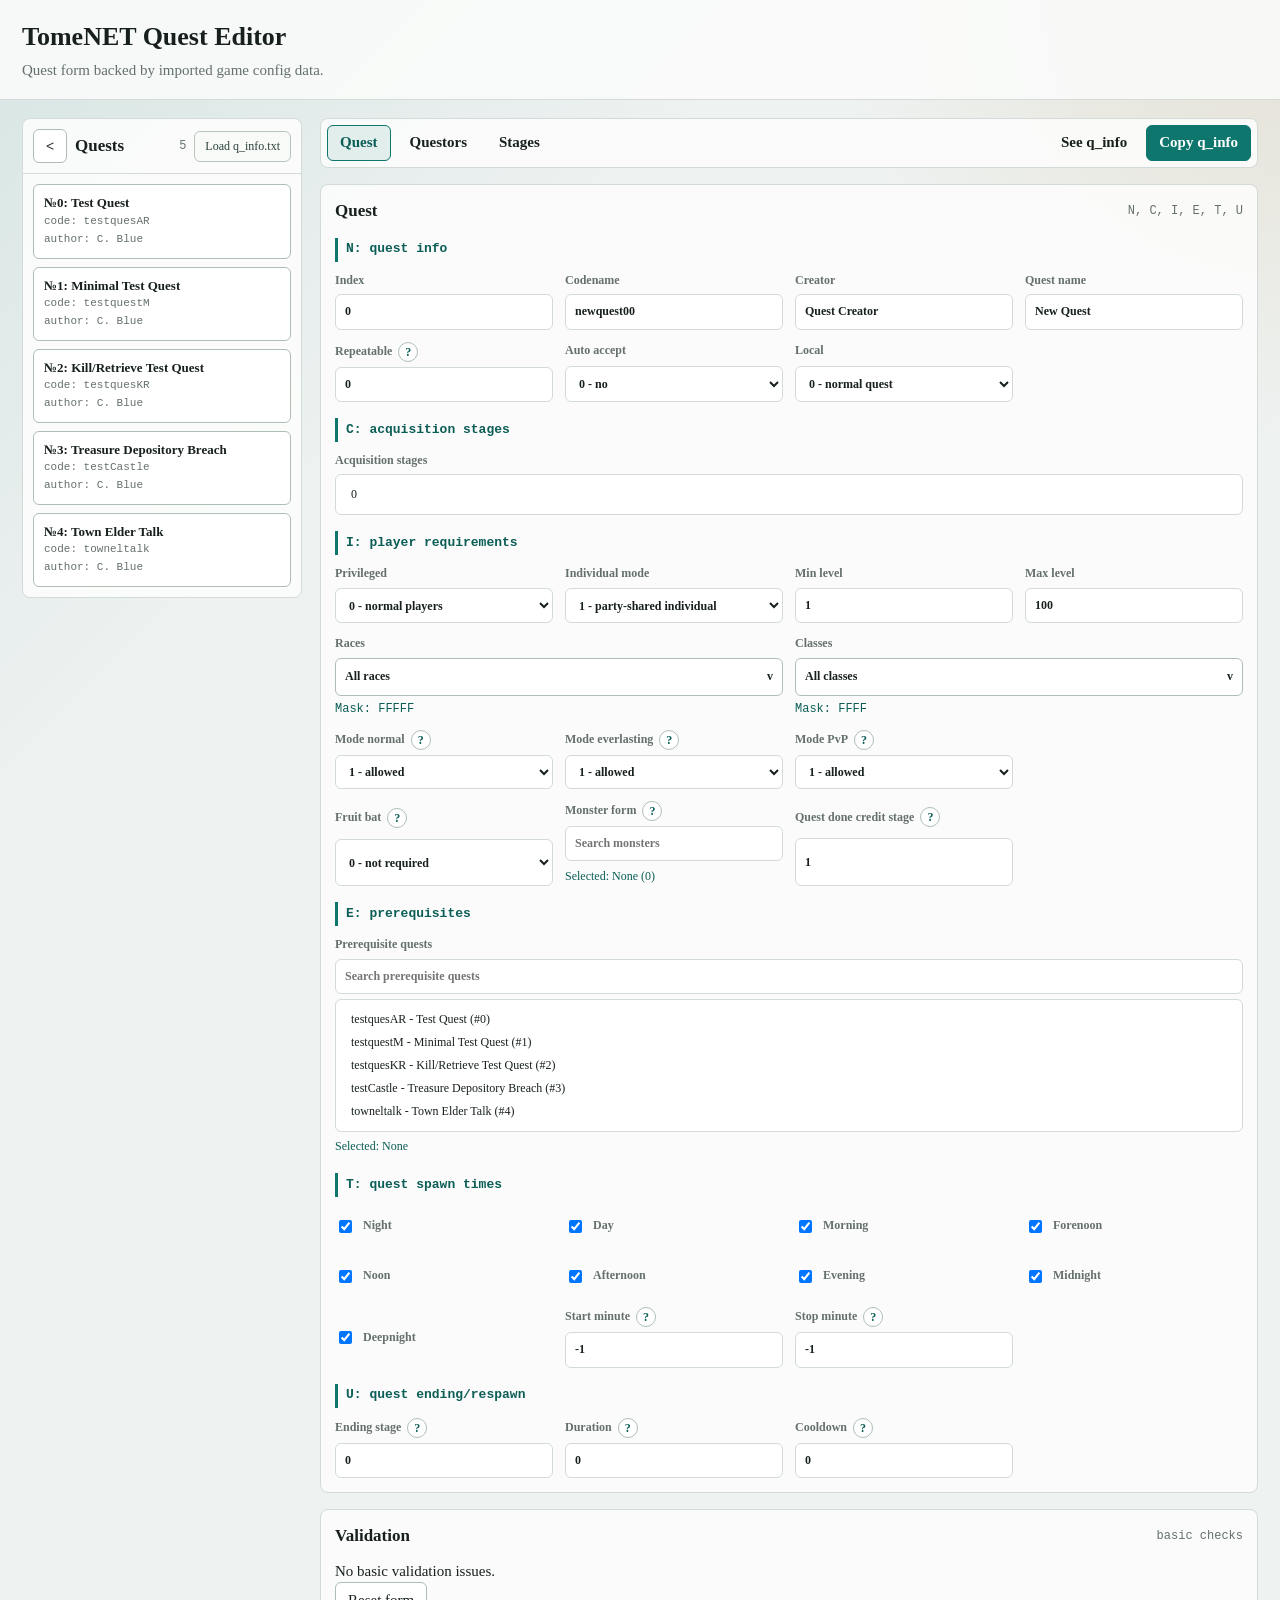
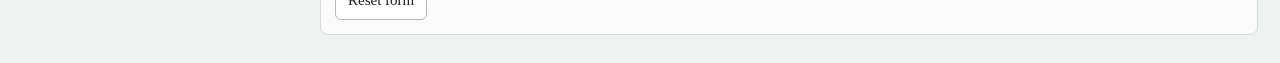
<file: tomenet_quest_creator/index.html>
<!doctype html>
<html lang="en">
<head>
  <meta charset="utf-8">
  <meta name="viewport" content="width=device-width, initial-scale=1">
  <title>TomeNET Quest Editor</title>
  <link rel="stylesheet" href="style.css">
</head>
<body>
  <header class="app-header">
    <div>
      <h1>TomeNET Quest Editor</h1>
      <p>Quest form backed by imported game config data.</p>
    </div>
  </header>

  <main class="app-layout preview-folded" id="appLayout">
    <aside class="quest-list-panel" id="questListPanel">
      <div class="quest-list-head">
        <button type="button" class="icon-button" id="toggleQuestList" aria-expanded="true" title="Fold quest list">&lt;</button>
        <h2>Quests</h2>
        <span id="questListCount">0</span>
        <button type="button" class="secondary small-button" id="loadQuestFile">Load q_info.txt</button>
        <input type="file" id="questFileInput" accept=".txt,text/plain" hidden>
      </div>
      <div class="quest-import-status" id="questImportStatus" hidden></div>
      <div class="quest-list-body" id="questListBody">
        <p class="empty-note">Loading quest data...</p>
      </div>
    </aside>

    <form class="editor" id="questForm" autocomplete="off">
      <div class="editor-tabs">
        <div class="editor-tab-group" role="tablist" aria-label="Quest editor sections">
          <button type="button" class="editor-tab is-active" id="questTab" data-editor-tab="quest" role="tab" aria-selected="true" aria-controls="questTabPanel">Quest</button>
          <button type="button" class="editor-tab" id="questorsTab" data-editor-tab="questors" role="tab" aria-selected="false" aria-controls="questorsTabPanel" tabindex="-1">Questors</button>
          <button type="button" class="editor-tab" id="stagesTab" data-editor-tab="stages" role="tab" aria-selected="false" aria-controls="stagesTabPanel" tabindex="-1">Stages</button>
        </div>

        <div class="editor-tab-group" role="tablist" aria-label="Quest q_info section">
            <button type="button" class="editor-tab preview-toggle" id="togglePreview" aria-expanded="false" title="Show generated q_info">See q_info</button>
            <button type="button" class="editor-tab preview-toggle primary" id="copyOutput">Copy q_info</button>

        </div>
      </div>

      <section class="section" id="questTabPanel" data-editor-tab-panel="quest" role="tabpanel" aria-labelledby="questTab">
        <div class="section-title">
          <h2>Quest</h2>
          <span>N, C, I, E, T, U</span>
        </div>

        <div class="line-group-title">N: quest info</div>
        <div class="field-grid">
          <label>Index <input name="quest_index" type="number" min="0" value="0"></label>
          <label>Codename <input name="codename" maxlength="10" value="newquest00"></label>
          <label>Creator <input name="creator" value="Quest Creator"></label>
          <label>Quest name <input name="quest_name" value="New Quest"></label>
          <label>
            <span class="label-row">
              Repeatable
              <button type="button" class="tooltip-button" aria-label="Repeatable value help" data-tooltip="-1 means infinitely repeatable. 0 means the quest can be completed once. Positive values mean the player can repeat it that many times.">?</button>
            </span>
            <input name="repeatable" type="number" min="-1" value="0">
          </label>
          <label>
            Auto accept
            <select name="auto_accept">
              <option value="0">0 - no</option>
              <option value="1">1 - yes</option>
              <option value="2">2 - quietly</option>
              <option value="3">3 - quietly, no ending notice</option>
            </select>
          </label>
          <label>
            Local
            <select name="local">
              <option value="0">0 - normal quest</option>
              <option value="1">1 - local quest</option>
            </select>
          </label>
        </div>

        <div class="line-group-title">C: acquisition stages</div>
        <div class="field-grid">
          <label class="wide">
            Acquisition stages
            <input name="accept_stages" type="hidden">
            <select name="accept_stages_select" id="acceptStagesSelect" multiple size="1"></select>
          </label>
        </div>

        <div class="line-group-title">I: player requirements</div>
        <div class="field-grid">
          <label>
            Privileged
            <select name="privileged">
              <option value="0">0 - normal players</option>
              <option value="1">1 - privileged users</option>
              <option value="2">2 - very privileged users</option>
              <option value="3">3 - admins</option>
            </select>
          </label>
          <label>
            Individual mode
            <select name="individual">
              <option value="1">1 - party-shared individual</option>
              <option value="2">2 - solo individual</option>
            </select>
          </label>
          <label>Min level <input name="min_level" type="number" min="1" max="99" value="1"></label>
          <label>Max level <input name="max_level" type="number" min="1" max="100" value="100"></label>

          <div class="half-wide field-label races-field">
            <span>Races</span>
            <div class="option-picker" id="racesPicker" data-all-mask="FFFFF">
              <button type="button" class="option-picker-toggle" id="racesToggle" aria-expanded="false" aria-controls="racesPanel">
                <span id="racesSummary">All races</span>
                <span aria-hidden="true">v</span>
              </button>
              <div class="option-picker-panel" id="racesPanel">
                <label class="picker-option">
                  <input type="checkbox" id="raceAll" value="all" checked>
                  <span>All races (FFFFF)</span>
                </label>
                <label class="picker-option">
                  <input type="checkbox" class="race-checkbox" name="race_ids[]" value="0" checked>
                  <span>0 - Human</span>
                </label>
                <label class="picker-option">
                  <input type="checkbox" class="race-checkbox" name="race_ids[]" value="1" checked>
                  <span>1 - Half-Elf</span>
                </label>
                <label class="picker-option">
                  <input type="checkbox" class="race-checkbox" name="race_ids[]" value="2" checked>
                  <span>2 - Elf</span>
                </label>
                <label class="picker-option">
                  <input type="checkbox" class="race-checkbox" name="race_ids[]" value="3" checked>
                  <span>3 - Hobbit</span>
                </label>
                <label class="picker-option">
                  <input type="checkbox" class="race-checkbox" name="race_ids[]" value="4" checked>
                  <span>4 - Gnome</span>
                </label>
                <label class="picker-option">
                  <input type="checkbox" class="race-checkbox" name="race_ids[]" value="5" checked>
                  <span>5 - Dwarf</span>
                </label>
                <label class="picker-option">
                  <input type="checkbox" class="race-checkbox" name="race_ids[]" value="6" checked>
                  <span>6 - Half-Orc</span>
                </label>
                <label class="picker-option">
                  <input type="checkbox" class="race-checkbox" name="race_ids[]" value="7" checked>
                  <span>7 - Half-Troll</span>
                </label>
                <label class="picker-option">
                  <input type="checkbox" class="race-checkbox" name="race_ids[]" value="8" checked>
                  <span>8 - Dunadan</span>
                </label>
                <label class="picker-option">
                  <input type="checkbox" class="race-checkbox" name="race_ids[]" value="9" checked>
                  <span>9 - High-Elf</span>
                </label>
                <label class="picker-option">
                  <input type="checkbox" class="race-checkbox" name="race_ids[]" value="10" checked>
                  <span>10 - Yeek</span>
                </label>
                <label class="picker-option">
                  <input type="checkbox" class="race-checkbox" name="race_ids[]" value="11" checked>
                  <span>11 - Goblin</span>
                </label>
                <label class="picker-option">
                  <input type="checkbox" class="race-checkbox" name="race_ids[]" value="12" checked>
                  <span>12 - Ent</span>
                </label>
                <label class="picker-option">
                  <input type="checkbox" class="race-checkbox" name="race_ids[]" value="13" checked>
                  <span>13 - Draconian</span>
                </label>
                <label class="picker-option">
                  <input type="checkbox" class="race-checkbox" name="race_ids[]" value="14" checked>
                  <span>14 - Kobold</span>
                </label>
                <label class="picker-option">
                  <input type="checkbox" class="race-checkbox" name="race_ids[]" value="15" checked>
                  <span>15 - Dark-Elf</span>
                </label>
                <label class="picker-option">
                  <input type="checkbox" class="race-checkbox" name="race_ids[]" value="16" checked>
                  <span>16 - Vampire</span>
                </label>
                <label class="picker-option">
                  <input type="checkbox" class="race-checkbox" name="race_ids[]" value="17" checked>
                  <span>17 - Maia</span>
                </label>
              </div>
            </div>
            <input name="races" type="hidden" value="FFFFF">
            <span class="field-note" id="racesMaskPreview">Mask: FFFFF</span>
          </div>

          <div class="half-wide field-label classes-field">
            <span>Classes</span>
            <div class="option-picker" id="classesPicker" data-all-mask="FFFF">
              <button type="button" class="option-picker-toggle" id="classesToggle" aria-expanded="false" aria-controls="classesPanel">
                <span id="classesSummary">All classes</span>
                <span aria-hidden="true">v</span>
              </button>
              <div class="option-picker-panel" id="classesPanel">
                <label class="picker-option">
                  <input type="checkbox" id="classAll" value="all" checked>
                  <span>All classes (FFFF)</span>
                </label>
                <label class="picker-option">
                  <input type="checkbox" class="class-checkbox" name="class_ids[]" value="0" checked>
                  <span>0 - Warrior</span>
                </label>
                <label class="picker-option">
                  <input type="checkbox" class="class-checkbox" name="class_ids[]" value="1" checked>
                  <span>1 - Istar</span>
                </label>
                <label class="picker-option">
                  <input type="checkbox" class="class-checkbox" name="class_ids[]" value="2" checked>
                  <span>2 - Priest</span>
                </label>
                <label class="picker-option">
                  <input type="checkbox" class="class-checkbox" name="class_ids[]" value="3" checked>
                  <span>3 - Rogue</span>
                </label>
                <label class="picker-option">
                  <input type="checkbox" class="class-checkbox" name="class_ids[]" value="4" checked>
                  <span>4 - Mimic</span>
                </label>
                <label class="picker-option">
                  <input type="checkbox" class="class-checkbox" name="class_ids[]" value="5" checked>
                  <span>5 - Archer</span>
                </label>
                <label class="picker-option">
                  <input type="checkbox" class="class-checkbox" name="class_ids[]" value="6" checked>
                  <span>6 - Paladin</span>
                </label>
                <label class="picker-option">
                  <input type="checkbox" class="class-checkbox" name="class_ids[]" value="7" checked>
                  <span>7 - Ranger</span>
                </label>
                <label class="picker-option">
                  <input type="checkbox" class="class-checkbox" name="class_ids[]" value="8" checked>
                  <span>8 - Adventurer</span>
                </label>
                <label class="picker-option">
                  <input type="checkbox" class="class-checkbox" name="class_ids[]" value="9" checked>
                  <span>9 - Druid</span>
                </label>
                <label class="picker-option">
                  <input type="checkbox" class="class-checkbox" name="class_ids[]" value="10" checked>
                  <span>10 - Shaman</span>
                </label>
                <label class="picker-option">
                  <input type="checkbox" class="class-checkbox" name="class_ids[]" value="11" checked>
                  <span>11 - Runemaster</span>
                </label>
                <label class="picker-option">
                  <input type="checkbox" class="class-checkbox" name="class_ids[]" value="12" checked>
                  <span>12 - Mindcrafter</span>
                </label>
                <label class="picker-option">
                  <input type="checkbox" class="class-checkbox" name="class_ids[]" value="13" checked>
                  <span>13 - Death Knight</span>
                </label>
                <label class="picker-option">
                  <input type="checkbox" class="class-checkbox" name="class_ids[]" value="14" checked>
                  <span>14 - Hell Knight</span>
                </label>
                <label class="picker-option">
                  <input type="checkbox" class="class-checkbox" name="class_ids[]" value="15" checked>
                  <span>15 - Corrupted Priest</span>
                </label>
              </div>
            </div>
            <input name="classes" type="hidden" value="FFFF">
            <span class="field-note" id="classesMaskPreview">Mask: FFFF</span>
          </div>

          <label>
            <span class="label-row">Mode normal <button type="button" class="tooltip-button" aria-label="Mode normal value help" data-tooltip="0 means normal-mode characters cannot acquire the quest. 1 means characters that are not Everlasting and not PvP can acquire it.">?</button></span>
            <select name="modenorm"><option value="1">1 - allowed</option><option value="0">0 - disallowed</option></select>
          </label>
          <label>
            <span class="label-row">Mode everlasting <button type="button" class="tooltip-button" aria-label="Mode everlasting value help" data-tooltip="0 means Everlasting characters cannot acquire the quest. 1 means characters with MODE_EVERLASTING can acquire it.">?</button></span>
            <select name="modeel"><option value="1">1 - allowed</option><option value="0">0 - disallowed</option></select>
          </label>
          <label>
            <span class="label-row">Mode PvP <button type="button" class="tooltip-button" aria-label="Mode PvP value help" data-tooltip="0 means PvP characters cannot acquire the quest. 1 means characters with MODE_PVP can acquire it.">?</button></span>
            <select name="modepvp"><option value="1">1 - allowed</option><option value="0">0 - disallowed</option></select>
          </label>
          <label class="row-start">
            <span class="label-row">Fruit bat <button type="button" class="tooltip-button" aria-label="Fruit bat value help" data-tooltip="0 means no fruit bat requirement. 1 means the player must be a real born fruit bat. 2 means the player may be either a real fruit bat or a temporary/fake fruit bat form.">?</button></span>
            <select name="fruitbat"><option value="0">0 - not required</option><option value="1">1 - real fruit bat</option><option value="2">2 - real or fake fruit bat</option></select>
          </label>
          <label class="monsterform-field">
            <span class="label-row">Monster form <button type="button" class="tooltip-button" aria-label="Monster form value help" data-tooltip="0 means no monster-form requirement. Any other value is an r_info monster race ID.">?</button></span>
            <input id="monsterformSearch" type="search" placeholder="Search monsters">
            <input name="monsterform" type="hidden" value="0">
            <div class="autocomplete-list" id="monsterformSuggestions"></div>
            <div class="selected-entity" id="monsterformSelected">Selected: None (0)</div>
          </label>
          <label>
            <span class="label-row">Quest done credit stage <button type="button" class="tooltip-button" aria-label="Quest done credit stage help" data-tooltip="Minimum quest stage that still gives quest_done credit when a player cancels the quest. Valid normal stage values are 0..49.">?</button></span>
            <input name="questdonecreditstage" type="number" min="0" max="49" value="1">
          </label>
        </div>

        <div class="line-group-title">E: prerequisites</div>
        <div class="field-grid">
          <label class="wide">
            Prerequisite quests
            <input name="prerequisites" type="hidden">
            <input id="prerequisiteSearch" type="search" placeholder="Search prerequisite quests">
            <select name="prerequisites_select" id="prerequisitesSelect" multiple size="5"></select>
            <div class="selected-entity selected-list" id="prerequisitesPreview">Selected: None</div>
          </label>
        </div>

        <div class="line-group-title">T: quest spawn times</div>
        <div class="field-grid">
          <label class="checkbox-field"><input name="time_night" type="checkbox" value="1" checked> Night</label>
          <label class="checkbox-field"><input name="time_day" type="checkbox" value="1" checked> Day</label>
          <label class="checkbox-field"><input name="time_morning" type="checkbox" value="1" checked> Morning</label>
          <label class="checkbox-field"><input name="time_forenoon" type="checkbox" value="1" checked> Forenoon</label>
          <label class="checkbox-field"><input name="time_noon" type="checkbox" value="1" checked> Noon</label>
          <label class="checkbox-field"><input name="time_afternoon" type="checkbox" value="1" checked> Afternoon</label>
          <label class="checkbox-field"><input name="time_evening" type="checkbox" value="1" checked> Evening</label>
          <label class="checkbox-field"><input name="time_midnight" type="checkbox" value="1" checked> Midnight</label>
          <label class="checkbox-field"><input name="time_deepnight" type="checkbox" value="1" checked> Deepnight</label>
          <label>
            <span class="label-row">Start minute <button type="button" class="tooltip-button" aria-label="Start minute help" data-tooltip="-1 disables this bound. Otherwise TomeNET compares against minute within the hour, so use 0..59.">?</button></span>
            <input name="time_start" type="number" min="-1" max="59" value="-1">
          </label>
          <label>
            <span class="label-row">Stop minute <button type="button" class="tooltip-button" aria-label="Stop minute help" data-tooltip="-1 disables this bound. Otherwise TomeNET compares against minute within the hour, so use 0..59. Stop must be greater than start when both are set.">?</button></span>
            <input name="time_stop" type="number" min="-1" max="59" value="-1">
          </label>
        </div>

        <div class="line-group-title">U: quest ending/respawn</div>
        <div class="field-grid">
          <label>
            <span class="label-row">Ending stage <button type="button" class="tooltip-button" aria-label="Ending stage help" data-tooltip="0 means no explicit ending stage. Any non-zero stage terminates the quest when that stage is reached.">?</button></span>
            <input name="ending_stage" type="number" min="0" max="49" value="0">
          </label>
          <label>
            <span class="label-row">Duration <button type="button" class="tooltip-button" aria-label="Duration help" data-tooltip="Documented as max duration after accepting, but TomeNET comments say this is currently not implemented. Use 0 unless testing parser output.">?</button></span>
            <input name="duration" type="number" min="0" value="0">
          </label>
          <label>
            <span class="label-row">Cooldown <button type="button" class="tooltip-button" aria-label="Cooldown help" data-tooltip="Cooldown in minutes before the quest can respawn or be reacquired. -1 uses TomeNET default cooldown of 5 minutes.">?</button></span>
            <input name="cooldown" type="number" min="-1" value="0">
          </label>
        </div>
      </section>

      <section class="section" id="questorsTabPanel" data-editor-tab-panel="questors" role="tabpanel" aria-labelledby="questorsTab" hidden>
        <div class="section-title"><h2>Questors</h2><span>Q, L, Ld, F, K</span></div>
        <div class="questor-layout">
          <div>
            <div class="questor-toolbar">
              <button type="button" id="addQuestor">Add questor</button>
              <button type="button" id="duplicateQuestor">Duplicate</button>
              <button type="button" id="removeQuestor">Remove</button>
            </div>
            <div class="questor-list" id="questorList"></div>
          </div>
          <div id="questorEditor" class="questor-editor"></div>
        </div>
      </section>

      <section class="section" id="stagesTabPanel" data-editor-tab-panel="stages" role="tabpanel" aria-labelledby="stagesTab" hidden>
        <div class="section-title"><h2>Stages</h2><span>stage-centered workspace</span></div>
        <div class="stage-layout">
          <div>
            <div class="stage-toolbar">
              <button type="button" id="addStage">Add stage</button>
              <button type="button" id="duplicateStage">Duplicate</button>
              <button type="button" id="moveStageUp" title="Move stage up" aria-label="Move stage up">↑</button>
              <button type="button" id="moveStageDown" title="Move stage down" aria-label="Move stage down">↓</button>
              <button type="button" id="removeStage">Remove</button>
            </div>
            <div class="stage-list" id="stageList"></div>
          </div>
          <div id="stageEditor" class="stage-editor"></div>
        </div>
      </section>

      <section class="section">
        <div class="section-title"><h2>Validation</h2><span>basic checks</span></div>
        <div id="issues"></div>
        <button type="reset" id="resetForm">Reset form</button>
      </section>
    </form>

    <aside class="preview is-folded" id="previewPanel">
      <div class="preview-head">
        <h2>Generated q_info.txt</h2>
      </div>
      <pre id="questOutput"></pre>
    </aside>
  </main>

  <datalist id="monsterList"></datalist>
  <datalist id="monsterEgoList"></datalist>
  <datalist id="itemList"></datalist>
  <datalist id="artifactList"></datalist>
  <datalist id="egoItemList"></datalist>
  <datalist id="featureList"></datalist>
  <datalist id="dungeonList"></datalist>
  <datalist id="templateList"></datalist>

  <script src="script.js"></script>
</body>
</html>
</file>
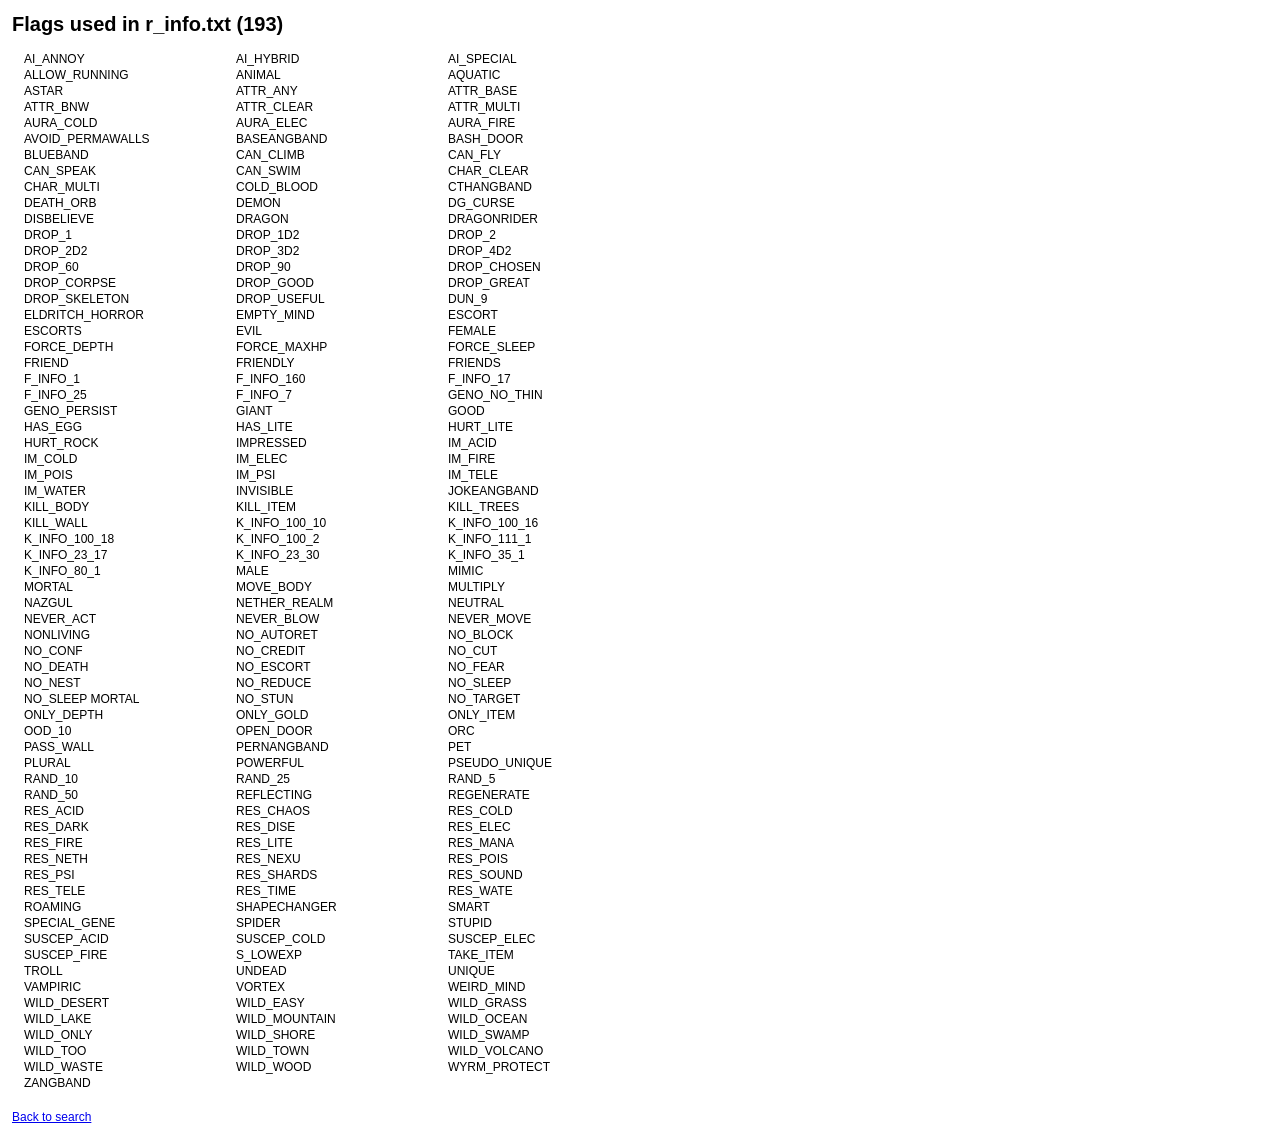
<file: tomenet_info_search/flags.html>
<!doctype html>
<html lang="en">
<head>
  <meta charset="utf-8">
  <meta name="viewport" content="width=device-width, initial-scale=1">
  <title>List of flags | TomeNET monster search</title>
  <link rel="stylesheet" href="monsters.css">
</head>
<body data-list="flags">
  <main>
    <h1>Flags used in r_info.txt (<span id="count">...</span>)</h1>
    <section id="list">Loading monster data...</section>
    <p><a href="index.html">Back to search</a></p>
  </main>
  <script src="data/monsters.js"></script>
  <script src="static/js/common.js"></script>
  <script src="static/js/list.js"></script>
</body>
</html>
</file>
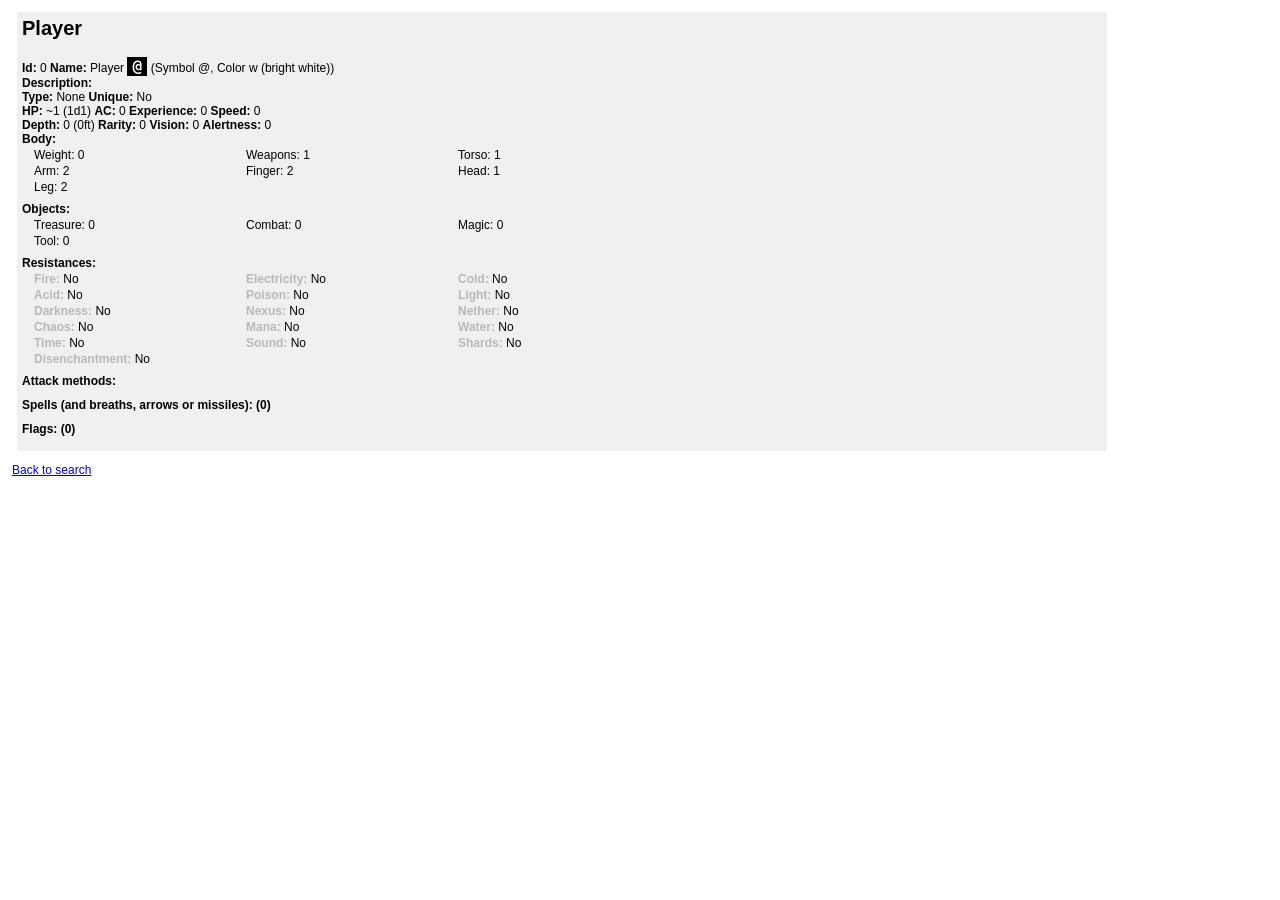
<file: tomenet_info_search/monster.html>
<!doctype html>
<html lang="en">
<head>
  <meta charset="utf-8">
  <meta name="viewport" content="width=device-width, initial-scale=1">
  <title>Monster | TomeNET monster search</title>
  <link rel="stylesheet" href="monsters.css">
</head>
<body>
  <main>
    <article id="monster" class="monster">Loading monster data...</article>
    <p><a href="index.html">Back to search</a></p>
  </main>
  <script src="data/monsters.js"></script>
  <script src="static/js/common.js"></script>
  <script src="static/js/monster.js"></script>
</body>
</html>
</file>
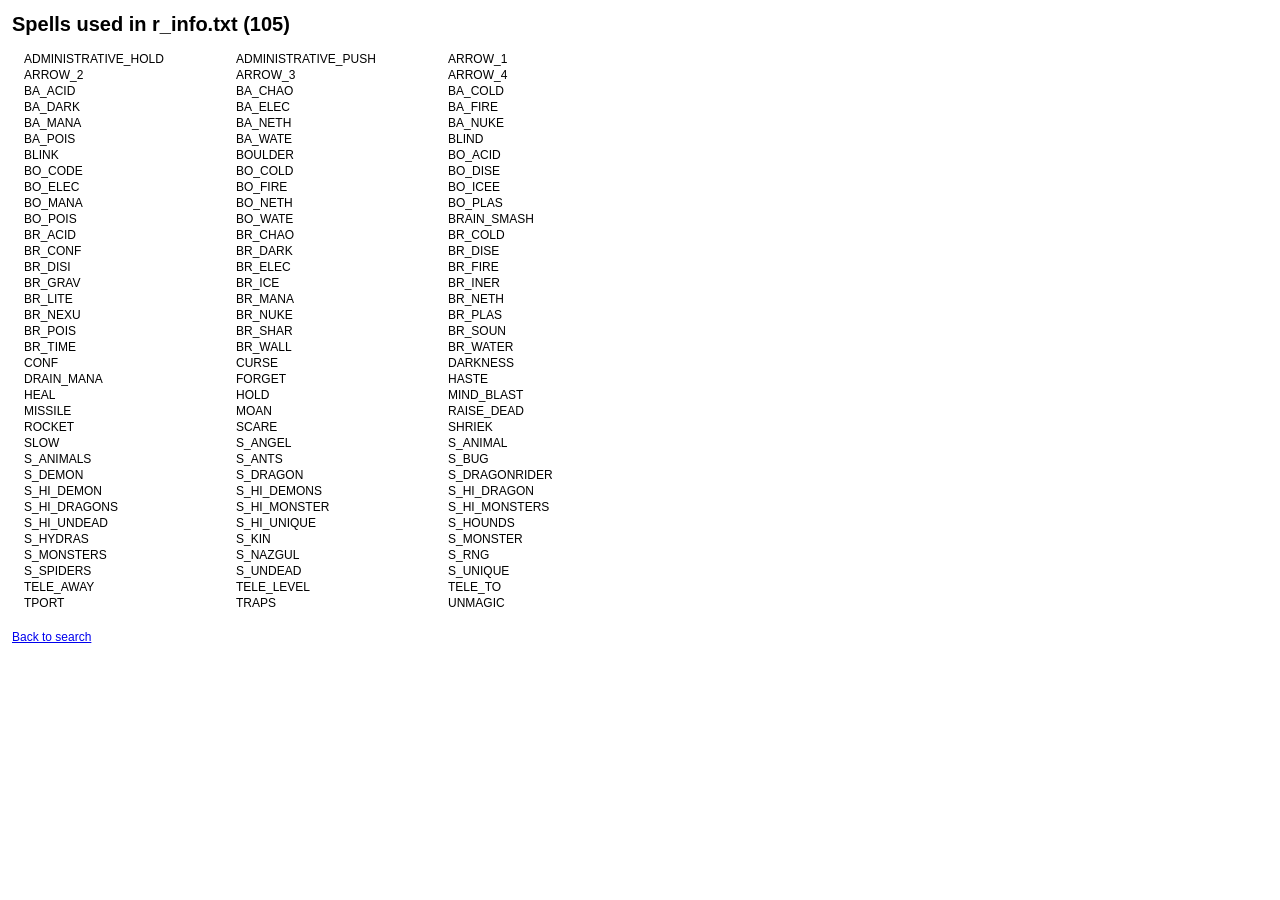
<file: tomenet_info_search/spells.html>
<!doctype html>
<html lang="en">
<head>
  <meta charset="utf-8">
  <meta name="viewport" content="width=device-width, initial-scale=1">
  <title>List of spells | TomeNET monster search</title>
  <link rel="stylesheet" href="monsters.css">
</head>
<body data-list="spells">
  <main>
    <h1>Spells used in r_info.txt (<span id="count">...</span>)</h1>
    <section id="list">Loading monster data...</section>
    <p><a href="index.html">Back to search</a></p>
  </main>
  <script src="data/monsters.js"></script>
  <script src="static/js/common.js"></script>
  <script src="static/js/list.js"></script>
</body>
</html>
</file>
<file: tomenet_info_search/monsters.css>
BODY {
	background-color: white;
	color: black;
	font-family: Verdana, Arial;
	font-size: 12px;
	margin: 0;
}
main { margin: 12px; max-width: 1100px; }
H1 { font-size: 20px; }
H2 { font-size: 16px; }
H3 { font-size: 14px; }
H4 { font-size: 13px; }
H5 { font-size: 12px; }
H6 { font-size: 10px; }
H1, H2, H3, H4 { font-weight: bold; }
H5, H6 { font-weight: normal; }
P, TD, LI, A { font-size: 12px; }
SMALL A { font-size: 1em; }
TH { text-align: left; }
.monster {
	background-color: #F0F0F0;
	color: black;
	margin: 5px;
	padding: 5px;
}
.monster h1 { margin-top: 0px; }
.monster div.sub, .monster table { padding-left: 1em; }
.header { font-weight: bold; }
.symbol {
	display: inline-block;
	min-width: 20px;
	text-align: center;
	background-color: black;
	color: white;
	font-family: monospace;
	font-size: 16px;
	font-weight: bold;
}
.form-row, fieldset, .actions { display: flex; flex-wrap: wrap; gap: 8px 16px; margin-bottom: 12px; }
fieldset { border: 0; padding: 0; }
fieldset legend { font-weight: bold; margin-bottom: 4px; }
fieldset label { padding: 2px 4px; }
.type-base { background-color: #B7FFB4; }
.type-zang { background-color: #FFFFB4; }
.type-cthulhu { background-color: #B4FFF6; }
.type-joke, .type-none { background-color: #FFE6B4; }
.type-pern { background-color: #FFB4E0; }
.type-blue { background-color: #B4B9FF; }
.range-grid { display: grid; gap: 4px; margin-bottom: 12px; }
.range-grid input { width: 70px; }
.search-fields { display: grid; grid-template-columns: 100px minmax(200px, 500px); gap: 5px 8px; align-items: center; }
.search-fields > label { display: contents; }
.search-fields input[type="text"] { width: 100%; box-sizing: border-box; }
.search-fields small { grid-column: 2; }
.resistance-row { display: grid; grid-column: 1 / 3; grid-template-columns: 100px minmax(200px, 500px) auto; gap: 8px; align-items: center; }
.resistance-row > span { display: flex; gap: 8px; }
.actions { margin-top: 12px; }
.status { font-weight: bold; }
.results-grid { display: grid; grid-template-columns: repeat(3, minmax(0, 1fr)); gap: 1px 12px; }
.result { display: grid; grid-template-columns: 20px minmax(0, 1fr) 40px; gap: 1px; align-items: stretch; }
.result a { padding: 2px 4px; overflow-wrap: anywhere; }
.result > span:last-child { padding: 2px 4px; text-align: right; }
.value-grid { display: grid; grid-template-columns: repeat(3, minmax(0, 200px)); gap: 2px 12px; padding: 2px 0 8px 1em; }
.error { color: #A00000; font-weight: bold; }
footer { border-top: 1px solid #CCC; font-size: 10px; margin-top: 18px; padding-top: 6px; }
@media (max-width: 720px) {
	main { margin: 8px; }
	.results-grid, .value-grid { grid-template-columns: 1fr; }
	.search-fields { grid-template-columns: 1fr; }
	.search-fields > label { display: grid; gap: 3px; }
	.search-fields small { grid-column: 1; }
	.resistance-row { grid-column: 1; grid-template-columns: 1fr; }
}
</file>
<file: tomenet_interface/css/theme.css>
/* Rune terminal theme ---------------------------------------------------- */

:root {
  --panel:#020403;
  --panel-2:#050706;
  --line:#3b3320;
  --line-hi:#77602c;
  --gold:#e2bd45;
  --text:#c8c8be;
  --muted:#777a73;
  --green:#33e044;
  --cyan:#25dce2;
  --danger:#f03b32;
  --shadow:0 0 12px rgba(0,0,0,.9);
  --terminal:Consolas,"Liberation Mono","DejaVu Sans Mono",monospace;
}

html,body { background:#000; }
body { font-family:var(--terminal); }
.app-shell { background:#000; }

.panel,
.left-panel,
.workspace,
.comms {
  border-radius:0;
  border:1px solid #4a3e22;
  background:#020403;
  box-shadow:inset 0 0 0 1px #090b08,0 0 9px #000;
}
.panel::before,
.workspace::before,
.comms::before {
  inset:3px;
  border:1px solid rgba(111,89,40,.27);
  clip-path:none;
}
.panel::after,
.workspace::after,
.comms::after { display:none; }

.left-panel {
  border-width:1px;
  border-left-color:#18160e;
  background:#010302;
  box-shadow:inset -1px 0 #77602c,inset -3px 0 #0a0c09;
}
.panel-scroll {
  padding:10px 11px;
  scrollbar-color:#62512b #080a08;
}
.block {
  margin:0;
  padding:9px 10px;
  border:0;
  border-bottom:1px solid #3a321e;
  border-radius:0;
  background:#020403;
  box-shadow:none;
}
.block:last-child { border:0; }

.eyebrow,h2 {
  color:var(--gold);
  font-family:var(--terminal);
  letter-spacing:.04em;
}

/* Compact, terminal-like player column. */
.level-card {
  height:50px;
  min-height:50px;
  padding:9px 8px 8px 15px;
  border-top:1px solid #332c1b;
}
.progress {
  border-radius:0;
  border-color:#514626;
  background:#000;
  box-shadow:inset 0 0 4px #000;
}
.progress.xp {
  height:23px;
  border-color:#615128;
  background-color:#020502;
  background-image:repeating-linear-gradient(90deg,transparent 0 19px,rgba(0,0,0,.9) 19px 21px);
}
.progress.xp .fill {
  border-radius:0;
  background-color:#063f0b;
  background-image:
    repeating-linear-gradient(90deg,transparent 0 19px,rgba(0,0,0,.8) 19px 21px),
    linear-gradient(180deg,#22df35,#087f16);
  box-shadow:inset 0 1px rgba(170,255,164,.32);
}
.progress.xp::after {
  border-radius:0;
  box-shadow:inset 0 1px rgba(255,255,255,.07),inset 0 -1px #000;
}
.xp-level {
  left:-7px;
  width:29px;
  height:29px;
  border-color:#aa8735;
  border-radius:0;
  background:#050704;
  box-shadow:inset 0 0 0 2px #11140e,0 0 0 1px #000,0 0 7px #000;
}
.xp-level span {
  color:#ffe145;
  font:700 12px var(--terminal);
}
.xp-value {
  color:#f1f0dc;
  font:12px var(--terminal);
  letter-spacing:.01em;
}
.progress.xp.is-drained .fill {
  background-color:#5d4a04;
  background-image:
    repeating-linear-gradient(90deg,transparent 0 19px,rgba(0,0,0,.78) 19px 21px),
    linear-gradient(180deg,#f1d82f,#a47b08);
  box-shadow:inset 0 1px rgba(255,255,180,.35);
}
.xp-drained-segment {
  background:
    repeating-linear-gradient(90deg,transparent 0 19px,rgba(0,0,0,.78) 19px 21px),
    repeating-linear-gradient(135deg,#b58a0c 0 3px,#574005 3px 6px);
  border-left:1px solid #fff04e;
  border-right:1px solid #171000;
}
.xp-value.remaining { color:#ffe33b; }

.currency { height:41px; min-height:41px; }
.currency .eyebrow,
.ping-card .eyebrow { color:#d8c99c; font-size:14px; }
.icon.gold-icon {
  width:21px;
  height:21px;
  border-radius:50%;
  border-color:#d09d23;
  background:radial-gradient(circle at 35% 30%,#fff184,#d8a31f 32%,#684107 72%);
  box-shadow:0 0 4px #6b4c0e;
  font-size:0;
}
.big-number { margin:0; color:#4ce83d; font:16px var(--terminal); }
.ping-card { height:39px; }
.ping-value { font:13px var(--terminal); }
.ping-fill {
  background:repeating-linear-gradient(90deg,var(--ping-color,#35e145) 0 4px,transparent 4px 6px)!important;
}

.stats {
  height:181px;
  padding:6px 9px;
}
.stat-list div { padding:3px 0; }
.stat-list dt,
.stat-list dd {
  font:14px var(--terminal);
}
.stat-list dt { color:#d0d0c6; }
.stat-list dd { color:#f0d13b; }
.stat-list dt::before { opacity:.82; }
.two-lines { height:66px; gap:5px; }
.line,
.line strong { font:14px var(--terminal); }
.line { color:#d0d0c6; }
.line strong { color:#39e349; }

.vitals { height:119px; padding:5px 4px; }
.resource-head {
  height:33px;
  color:#ecebdc;
  font:13px var(--terminal);
}
.progress.health,.progress.mana,.progress.stamina {
  height:33px;
  border:1px solid #594b26;
  border-radius:0;
  background-color:#020202;
  background-image:repeating-linear-gradient(90deg,transparent 0 23px,rgba(0,0,0,.72) 23px 25px);
  box-shadow:inset 0 0 4px #000;
}
.progress.health .fill {
  background-image:repeating-linear-gradient(90deg,transparent 0 23px,rgba(0,0,0,.7) 23px 25px),linear-gradient(180deg,#e12620,#8e0808);
}
.progress.mana .fill {
  background-image:repeating-linear-gradient(90deg,transparent 0 23px,rgba(0,0,0,.7) 23px 25px),linear-gradient(180deg,#20d9e4,#087b9d);
}
.progress.stamina .fill {
  background-image:repeating-linear-gradient(90deg,transparent 0 23px,rgba(0,0,0,.7) 23px 25px),linear-gradient(180deg,#35e53d,#078b12);
}

.effects { padding-top:8px; }
.effects h2 { font-size:12px; }
.effect-list { gap:5px; }
.effect-list li,
.effect-list time { font-family:var(--terminal); font-size:12px; }
.effect-icon { font-family:var(--terminal); }

/* A single structural frame around the playfield and utility panels. */
.splitter {
  width:7px;
  margin-left:-3px;
  opacity:1;
  background:linear-gradient(90deg,#020302,#735c2b 45%,#18150d 55%,#020302);
}
.game-column {
  padding:3px 0 5px;
  border-top:1px solid #534522;
  border-bottom:1px solid #534522;
  background:#000;
  box-shadow:none;
}
.game-view {
  border:1px solid #574823;
  box-shadow:inset 0 0 0 1px #080a07;
}
.game-vignette { box-shadow:inset 0 0 52px rgba(0,0,0,.45),inset 0 0 0 2px rgba(105,84,37,.18); }
.right-panel { gap:3px; background:#000; }
.workspace,.comms {
  padding:4px;
  border-width:1px;
}
.tabs {
  border-color:#493c20;
  background:#030504;
}
.tab {
  border-color:#30291a;
  color:#aaa99f;
  font:14px var(--serif);
  letter-spacing:.015em;
}
.tab:hover { color:#e0dfd4; background:#090c09; }
.tab.active {
  color:#ffe03f;
  background:#080b08;
  box-shadow:inset 0 -2px #9a7b31;
}
.workspace > .tabs { min-height:42px; height:42px; flex-basis:42px; }
.gear-btn { color:#d3ad42; border-color:#30291a; }

.filter-row,
.workspace > .tab-page > .filter-row,
.comms > .tab-page > .filter-row {
  height:35px;
  flex-basis:35px;
  margin-top:0;
  padding:3px;
  border-color:#332c1b;
}
.chip {
  padding:5px 4px;
  border:0;
  border-right:1px solid #292418;
  color:#989b93;
  background:#010302;
  font:11px var(--serif);
}
.chip.active {
  color:#ffe13e;
  border-color:#55451f;
  background:#080a06;
  box-shadow:inset 0 -1px #8b6e28;
}
.search-row,
.workspace .search-row {
  height:35px;
  flex-basis:35px;
  margin:0;
  padding:4px 6px;
  border-color:#332c1b;
  font:12px var(--terminal);
}
.search-row input,.chat-input input {
  border:1px solid #322c1c;
  border-radius:0;
  background:#000;
  color:#d2d4ca;
  font:12px var(--terminal);
}
.item-header,
.workspace .item-header {
  height:27px;
  flex-basis:27px;
  margin:0;
  color:#dfc83d;
  border-color:#332c1b;
  font:11px var(--terminal);
}
.item,
.workspace .item {
  min-height:29px;
  padding:3px 7px;
  color:#bfc0b7;
  font:12px var(--terminal);
}
.item:hover { background:#081008; }
.item.selected { background:#071306; box-shadow:inset 2px 0 #39d93f; }
.item.magic span:nth-child(2) { color:#38e248; }
.item-icon { color:#d7b439; }
.item-icon.rare,.rare-text { color:#b34dff!important; }
.dot { background:#bc36ff; }
.weight-row,
.workspace .weight-row {
  height:37px;
  flex-basis:37px;
  padding:0 8px;
  border-color:#493c20;
  color:#b8bab1;
  font:12px var(--terminal);
}

.comms > .tabs { min-height:38px; height:38px; flex-basis:38px; }
.comms .tab { font-size:13px; }
.messages {
  padding:7px 7px 4px;
  color:#babcb4;
  font:12px/1.35 var(--terminal);
}
.messages p { color:#babcb4; }
.messages time { color:#6f746d; }
.cyan { color:#21e1e8; }
.green { color:#37e446; }
.gold { color:#f1db39; }
.chat-input {
  height:42px;
  flex-basis:42px;
  padding:4px;
  border-color:#332c1b;
}
.chat-input button {
  border:1px solid #51431f;
  border-radius:0;
  background:#050704;
  color:#e2bd3e;
}

.page-heading,
.character-summary,
.character-section,
.equipment-list button,
.player-list button { border-color:#29251a; }
.equipment-list strong,
.equipment-list em,
.page-heading,
.character-page,
.player-list,
.event-list,
.system-grid { font-family:var(--terminal); }
.slot-rune,.portrait-rune {
  border-radius:0;
  border-color:#554722;
  background:#020403;
}

/* Prototype controls follow the same language without affecting behavior. */
.controls-drawer {
  border:1px solid #695627;
  border-radius:0;
  background:#020403;
  box-shadow:inset 0 0 0 2px #0b0e0a,0 12px 42px #000;
  font-family:var(--terminal);
}
.controls-head { color:#f0cb42; font:15px var(--terminal); }
.controls-tabs { border-color:#40371f; background:#000; }
.controls-tabs button {
  border-color:#40371f;
  color:#8f938b;
  font:11px var(--terminal);
}
.controls-tabs button.active { color:#ffe13c; background:#080b07; box-shadow:inset 0 -2px #8e702b; }
.controls-drawer label { font-family:var(--terminal); }
.toggle-control,.xp-thresholds {
  border-radius:0;
  border-color:#302a1a;
  background:#010302;
}
.reset-btn {
  border-radius:0;
  border-color:#554722;
  background:#060805;
  color:#e1bd3e;
  font-family:var(--terminal);
}

@media (max-width:1400px) {
  .panel-scroll { padding:7px 8px; }
  .block { padding-left:7px; padding-right:7px; }
  .workspace,.comms { padding:3px; }
  .tab { font-size:12px; }
  .chip { font-size:10px; }
}

/* Northern Kingdom theme ------------------------------------------------ */

:root {
  --panel:#070706;
  --panel-2:#0d0c09;
  --line:#51472e;
  --line-hi:#9b8150;
  --gold:#dfbd63;
  --text:#d1cbbb;
  --muted:#827f74;
  --green:#49d443;
  --cyan:#3ccddd;
  --danger:#e94638;
  --iron:#565950;
  --iron-dark:#20231f;
  --brass:#8c7444;
  --wood:#100d09;
  --terminal:Consolas,"Liberation Mono","DejaVu Sans Mono",monospace;
  --book:Georgia,"Times New Roman",serif;
}

body { font-family:var(--book); }
.app-shell {
  background:
    radial-gradient(ellipse at 50% 0,rgba(119,89,38,.11),transparent 42%),
    #020302;
}

/* Iron-bound dark wood, kept quiet enough for dense game data. */
.panel,
.left-panel,
.workspace,
.comms {
  border:1px solid #5d5d52;
  background:
    linear-gradient(90deg,rgba(255,255,255,.018),transparent 10%,rgba(0,0,0,.16) 58%,transparent),
    repeating-linear-gradient(0deg,#0d0b08 0,#0d0b08 3px,#100d09 4px,#090806 8px),
    #0a0907;
  box-shadow:
    inset 0 0 0 2px #141611,
    inset 0 0 0 3px rgba(151,124,72,.54),
    inset 0 0 22px rgba(0,0,0,.86),
    0 0 12px #000;
}
.panel::before,
.workspace::before,
.comms::before {
  inset:5px;
  border:1px solid rgba(48,50,44,.9);
  box-shadow:inset 0 0 0 1px rgba(142,114,64,.13);
}

.left-panel {
  border-left-color:#24251f;
  box-shadow:
    inset -1px 0 #171913,
    inset -2px 0 #9a7e49,
    inset -4px 0 #181a15,
    inset 0 0 24px #000,
    0 0 12px #000;
}
.panel-scroll { padding:11px 13px; }
.block {
  position:relative;
  margin:0;
  padding:9px 10px;
  border:0;
  border-bottom:1px solid #5c4e30;
  background:
    linear-gradient(90deg,rgba(154,117,55,.035),transparent 45%,rgba(0,0,0,.12)),
    rgba(5,6,4,.74);
  box-shadow:inset 0 -1px rgba(0,0,0,.78);
}
.block::after {
  content:"";
  position:absolute;
  right:9px;
  bottom:-3px;
  z-index:2;
  width:5px;
  height:5px;
  border:1px solid #80693d;
  background:#17150f;
  transform:rotate(45deg);
  box-shadow:0 0 0 1px #050604;
}
.block:last-child::after { display:none; }

.eyebrow,h2 {
  color:#e2c66f;
  font-family:var(--book);
  letter-spacing:.055em;
  text-shadow:0 1px #000;
}
h2 {
  display:flex;
  align-items:center;
  gap:8px;
}
h2::after {
  content:"";
  height:1px;
  flex:1;
  background:linear-gradient(90deg,#765f34,transparent);
}

/* Smooth enamel resource bars with forged-metal rims. */
.progress {
  overflow:hidden;
  border:1px solid #8b7549;
  border-radius:2px;
  background:#030403;
  box-shadow:
    0 0 0 1px #171914,
    0 0 0 2px #3d4039,
    inset 0 3px 7px #000;
}
.progress .fill { background-image:none; }
.progress.xp {
  height:24px;
  overflow:visible;
  border-color:#8d7542;
  background:#030503;
  background-image:none;
}
.progress.xp .fill {
  border-radius:1px 0 0 1px;
  background:
    linear-gradient(180deg,rgba(255,255,255,.66) 0,rgba(255,255,255,.12) 18%,transparent 38%),
    linear-gradient(180deg,#fff 0,#dce3e7 57%,#8f999f 100%);
  box-shadow:inset 0 -4px 8px rgba(0,0,0,.28),0 0 7px rgba(225,237,244,.22);
}
.progress.xp::after {
  border-radius:1px;
  box-shadow:inset 0 1px rgba(246,230,178,.15),inset 0 -1px #000;
}
.xp-level {
  left:-7px;
  width:31px;
  height:31px;
  border:1px solid #b69851;
  background:
    radial-gradient(circle,#29251a 0,#12130e 54%,#050605 56%),
    #080907;
  box-shadow:
    inset 0 0 0 2px #080906,
    inset 0 0 0 3px #4d4229,
    0 0 0 1px #080907,
    0 2px 7px #000;
}
.xp-level::before {
  content:"";
  position:absolute;
  inset:4px;
  border:1px solid rgba(201,167,83,.34);
}
.xp-level span {
  color:#f3d369;
  font:700 12px var(--terminal);
}
.xp-value {
  color:#eee8d7;
  font:11px var(--terminal);
  letter-spacing:0;
}
.progress.xp.is-drained .fill {
  background:
    linear-gradient(180deg,rgba(255,255,255,.66) 0,rgba(255,255,255,.12) 18%,transparent 38%),
    linear-gradient(180deg,#fff 0,#dce3e7 57%,#8f999f 100%);
  box-shadow:inset 0 -4px 8px rgba(0,0,0,.28),0 0 7px rgba(225,237,244,.22);
}
.progress.xp.is-high .fill,
.progress.xp.is-high.is-drained .fill {
  background:
    linear-gradient(180deg,rgba(193,220,255,.42) 0,rgba(104,154,255,.08) 18%,transparent 38%),
    linear-gradient(180deg,#5278ff 0,#174bff 52%,#0829d8 100%);
  box-shadow:
    inset 0 -4px 8px rgba(0,0,0,.24),
    inset 0 1px rgba(224,237,255,.5),
    0 0 9px rgba(28,79,255,.68);
}
.xp-drained-segment {
  border:0;
  background:
    linear-gradient(180deg,rgba(255,241,158,.28),transparent 30%),
    linear-gradient(180deg,#b98a28,#725013 68%,#3e2a0b);
  box-shadow:inset 1px 0 rgba(255,220,91,.55),inset 0 -4px 8px rgba(0,0,0,.3);
  clip-path:polygon(3px 0,100% 0,100% 100%,1px 100%,3px 79%,0 61%,3px 43%,1px 21%);
  opacity:.96;
}
.xp-value.remaining { color:#f2cf5e; }

.resource { margin-bottom:4px; }
.resource-head {
  height:34px;
  color:#eee7d6;
  font:14px var(--book);
  text-shadow:0 1px 2px #000,0 0 4px #000;
}
.resource-head strong { font-family:var(--terminal); font-size:12px; }
.progress.health,.progress.mana,.progress.stamina {
  height:34px;
  border:1px solid #826c43;
  border-radius:2px;
  background:#030303;
  background-image:none;
  box-shadow:0 0 0 1px #171914,0 0 0 2px #45473f,inset 0 4px 8px #000;
}
.progress.health .fill {
  background:
    linear-gradient(180deg,rgba(255,198,178,.32),transparent 28%),
    linear-gradient(180deg,#c9362d,#851711 62%,#4b0c08);
  box-shadow:inset 0 -5px 8px rgba(0,0,0,.3),0 0 8px rgba(180,34,28,.15);
}
.progress.mana .fill {
  background:
    linear-gradient(180deg,rgba(192,246,255,.34),transparent 28%),
    linear-gradient(180deg,#2bb5d2,#176f9b 61%,#0b3858);
  box-shadow:inset 0 -5px 8px rgba(0,0,0,.3),0 0 8px rgba(38,178,213,.15);
}
.progress.stamina .fill {
  background:
    linear-gradient(180deg,rgba(213,255,184,.3),transparent 28%),
    linear-gradient(180deg,#58b83d,#2c7925 62%,#153f15);
  box-shadow:inset 0 -5px 8px rgba(0,0,0,.3),0 0 8px rgba(71,170,53,.13);
}

/* Character data keeps terminal precision inside a warmer shell. */
.currency .eyebrow,
.ping-card .eyebrow { color:#d8c79d; font-family:var(--book); }
.big-number,
.ping-value,
.stat-list dd,
.line strong,
.effect-list time { font-family:var(--terminal); }
.stat-list dt,
.line,
.effect-list li { font-family:var(--book); }
.stat-list dt { color:#d4c9b2; }
.stat-list dd { color:#e5c75f; }
.stat-list dt::before {
  border-color:#907744;
  background:radial-gradient(circle,#24251e,#090a07 70%);
  box-shadow:inset 0 0 0 2px #090a07,0 1px 2px #000;
}
.line { color:#d4c9b2; }
.line strong { color:#51d848; }
.sanity-display {
  min-width:0;
  display:flex;
  justify-content:flex-end;
  align-items:center;
}
.sanity-inline-meter {
  display:block;
  width:112px;
  height:13px;
  overflow:hidden;
  border:1px solid #665a3b;
  background:#020302;
  box-shadow:0 0 0 1px #1c201b,inset 0 2px 4px #000;
}
.sanity-inline-meter > span {
  display:block;
  height:100%;
  background:var(--sanity-color,#51d848);
  box-shadow:inset 0 1px rgba(255,255,255,.22),0 0 5px color-mix(in srgb,var(--sanity-color,#51d848),transparent 58%);
  transition:width .15s ease,background-color .15s ease;
}
.sanity-inline-meter[hidden],
.sanity-display > strong[hidden] { display:none; }
.sanity-display-control.is-disabled { opacity:.48; }
.sanity-display-control.is-disabled select { cursor:not-allowed; }
.effects h2 { font-family:var(--book); }
.effect-icon { text-shadow:0 0 5px currentColor; }

.ping-meter {
  overflow:hidden;
  border:1px solid #77633b;
  background:#030403;
  box-shadow:0 0 0 1px #292c26,inset 0 2px 4px #000;
}
.ping-fill {
  min-width:0;
  background:
    linear-gradient(180deg,rgba(229,255,211,.35),transparent 35%),
    linear-gradient(90deg,#348b2b,var(--ping-color,#43d763))!important;
  box-shadow:0 0 5px color-mix(in srgb,var(--ping-color,#43d763),transparent 45%);
}

/* Forged separators and understated heraldic details. */
.splitter {
  width:9px;
  margin-left:-4px;
  background:linear-gradient(90deg,#10120f,#4e5149 25%,#a0834d 48%,#292c27 63%,#0b0d0a);
  box-shadow:inset 1px 0 #080907,inset -1px 0 #080907,0 0 5px #000;
}
.splitter:hover,.splitter.dragging {
  background:linear-gradient(90deg,#171913,#65695f 25%,#c4a15d 50%,#383b34 72%,#11130f);
}
.game-column {
  border-color:#68675c;
  background:
    linear-gradient(90deg,#151712,#73603a 2px,#1c1d17 4px,transparent 4px),
    #050605;
  box-shadow:inset 0 0 0 2px #141611,inset 0 0 0 3px rgba(142,116,68,.43);
}
.game-view {
  border-color:#736541;
  box-shadow:inset 0 0 0 2px #10120e,inset 0 0 0 3px rgba(182,150,85,.21);
}
.right-panel { gap:5px; }
.workspace,.comms { padding:7px; }
.tabs {
  border-color:#625435;
  background:
    linear-gradient(180deg,rgba(126,102,58,.17),transparent 45%),
    #0b0b08;
  box-shadow:inset 0 1px #2c2f28;
}
.tab {
  color:#aaa392;
  border-color:#453b27;
  font-family:var(--book);
  text-shadow:0 1px #000;
}
.tab:hover {
  color:#ded4bd;
  background:linear-gradient(180deg,rgba(143,116,61,.12),transparent),#11110d;
}
.tab.active {
  color:#efd16f;
  background:
    linear-gradient(180deg,rgba(225,190,98,.17),transparent 42%),
    #14130e;
  box-shadow:inset 0 0 0 1px rgba(137,111,62,.25),inset 0 -2px #a98a4d;
}
.gear-btn { color:#d1ad55; text-shadow:0 0 5px rgba(209,173,85,.3); }
.chip {
  border-color:#413824;
  color:#a49d8e;
  background:rgba(5,6,4,.75);
  font-family:var(--book);
}
.chip.active {
  color:#eccb66;
  border-color:#806b3e;
  background:linear-gradient(180deg,rgba(154,123,61,.18),transparent),#11110d;
  box-shadow:inset 0 -1px #8e7440;
}
.search-row input,.chat-input input {
  border-color:#51462e;
  background:rgba(2,3,2,.92);
  color:#d4cdbd;
  font-family:var(--book);
  box-shadow:inset 0 2px 5px #000;
}
.item-header { color:#d9bd69; font-family:var(--book); }
.item { color:#c8c1b3; font-family:var(--book); }
.item span:last-child { font-family:var(--terminal); font-size:11px; }
.item:hover {
  background:linear-gradient(90deg,rgba(117,96,50,.16),transparent);
}
.item.selected {
  background:linear-gradient(90deg,rgba(53,143,47,.18),rgba(102,84,42,.06),transparent);
  box-shadow:inset 2px 0 #79b35c,inset 0 1px rgba(151,124,72,.15),inset 0 -1px rgba(0,0,0,.55);
}
.item.magic span:nth-child(2) { color:#67d553; text-shadow:0 0 5px rgba(75,197,65,.15); }
.item-icon { color:#c9a55a; }
.weight-row { font-family:var(--book); }
.weight-row strong { font-family:var(--terminal); font-size:11px; }

.messages { font-family:var(--book); }
.messages time { font-family:var(--terminal); }
.messages .cyan,.messages .green,.messages .gold { text-shadow:0 0 4px currentColor; }
.chat-input button {
  border-color:#76623a;
  background:linear-gradient(180deg,#1a1911,#0a0b08);
  color:#dfbd5c;
  box-shadow:inset 0 0 0 1px #262820;
}

.slot-rune,.portrait-rune {
  border-color:#837049;
  background:
    radial-gradient(circle,rgba(126,101,53,.18),transparent 60%),
    #090a07;
  box-shadow:inset 0 0 0 2px #171913,0 2px 4px #000;
}
.equipment-list strong,
.page-heading,
.character-page,
.player-list { font-family:var(--book); }
.equipment-list em,
.event-list,
.system-grid { font-family:var(--terminal); }

.controls-drawer {
  border:1px solid #68675c;
  border-radius:0;
  background:
    linear-gradient(90deg,rgba(255,255,255,.018),transparent 35%,rgba(0,0,0,.14)),
    repeating-linear-gradient(0deg,#0d0b08 0,#0d0b08 3px,#100d09 4px,#090806 8px);
  box-shadow:inset 0 0 0 2px #151712,inset 0 0 0 3px #806b43,0 16px 48px #000;
  font-family:var(--book);
}
.controls-head { color:#ebca6b; font-family:var(--book); }
.controls-tabs {
  border-color:#5d5033;
  background:#070806;
}
.controls-tabs button { color:#999486; border-color:#5d5033; font-family:var(--book); }
.controls-tabs button.active {
  color:#ebca6b;
  background:linear-gradient(180deg,rgba(145,116,59,.2),transparent),#12110d;
  box-shadow:inset 0 -2px #9d8047;
}
.controls-drawer label { font-family:var(--book); }
.controls-drawer output,.xp-thresholds { font-family:var(--terminal); }
.toggle-control,.xp-thresholds {
  border-color:#493f29;
  background:rgba(4,5,3,.74);
}
.reset-btn {
  border-color:#76623a;
  background:linear-gradient(180deg,#1a1810,#0a0b08);
  color:#e2c263;
  font-family:var(--book);
  box-shadow:inset 0 0 0 1px #25271f;
}

@media (max-width:1400px) {
  .panel-scroll { padding:8px 9px; }
  .workspace,.comms { padding:5px; }
}

/* Background study 02: blackened forged iron ---------------------------- */

:root {
  --forged-surface:
    radial-gradient(ellipse 54px 31px at 13% 16%,rgba(178,190,184,.105),rgba(65,73,69,.045) 42%,transparent 72%),
    radial-gradient(ellipse 68px 42px at 84% 28%,rgba(0,0,0,.28),rgba(42,48,45,.06) 52%,transparent 76%),
    radial-gradient(ellipse 43px 29px at 36% 71%,rgba(158,171,164,.09),transparent 71%),
    radial-gradient(ellipse 74px 38px at 74% 87%,rgba(0,0,0,.25),transparent 76%),
    radial-gradient(ellipse 31px 22px at 57% 46%,rgba(182,193,188,.065),transparent 73%),
    repeating-linear-gradient(96deg,rgba(220,228,224,.018) 0 1px,transparent 1px 7px,rgba(0,0,0,.025) 8px 9px,transparent 9px 17px),
    linear-gradient(91deg,transparent 0 11%,rgba(220,229,224,.06) 11.4%,transparent 11.9% 39%,rgba(0,0,0,.16) 39.5%,transparent 40.2% 74%,rgba(204,214,209,.045) 74.4%,transparent 75%),
    linear-gradient(107deg,rgba(211,222,216,.07),transparent 18%,rgba(0,0,0,.18) 44%,transparent 66%,rgba(185,198,192,.05)),
    linear-gradient(180deg,#242925 0,#171c19 42%,#0c100e 100%);
  --forged-inset:
    linear-gradient(90deg,rgba(190,201,195,.045),transparent 24%,rgba(0,0,0,.23) 73%,transparent),
    rgba(1,3,2,.66);
}

.panel,
.left-panel,
.workspace,
.comms,
.controls-drawer {
  background:var(--forged-surface);
  background-attachment:local;
}

.left-panel {
  box-shadow:
    inset 1px 0 rgba(202,212,207,.18),
    inset -1px 0 #080a08,
    inset -2px 0 #9a7f49,
    inset -4px 0 #4a504a,
    inset 18px 0 35px rgba(195,207,200,.055),
    inset 0 0 27px rgba(0,0,0,.65),
    0 0 12px #000;
}

.workspace,
.comms,
.controls-drawer {
  box-shadow:
    inset 0 0 0 2px #222722,
    inset 0 0 0 3px rgba(174,181,169,.58),
    inset 0 0 24px rgba(0,0,0,.64),
    0 0 12px #000;
}

/* Dense information sits on a deeper layer of blackening. */
.block,
.item-list,
.messages,
.simple-page,
.equipment-page,
.character-page,
.search-row,
.item-header,
.weight-row,
.chat-input,
.controls-page {
  background:var(--forged-inset);
}

.block {
  box-shadow:
    inset 0 1px rgba(220,230,225,.06),
    inset 0 -1px rgba(0,0,0,.82);
}

.item-list,
.messages,
.simple-page,
.equipment-page,
.character-page {
  box-shadow:inset 0 8px 18px rgba(0,0,0,.16);
}

.tabs,
.controls-tabs {
  background:
    linear-gradient(180deg,rgba(164,134,72,.12),transparent 48%),
    linear-gradient(90deg,rgba(24,27,24,.9),rgba(7,9,8,.96) 50%,rgba(25,28,25,.88));
}

.filter-row {
  background:linear-gradient(90deg,rgba(6,8,7,.92),rgba(22,25,22,.76),rgba(6,8,7,.92));
}

.chip { background:rgba(4,6,5,.62); }
.chip.active {
  background:
    linear-gradient(180deg,rgba(176,126,57,.2),transparent 46%),
    rgba(20,20,14,.86);
}

.search-row input,
.chat-input input,
.toggle-control,
.xp-thresholds {
  background:rgba(1,3,2,.8);
}

.item:hover {
  background:linear-gradient(90deg,rgba(153,128,73,.16),rgba(81,88,82,.07),transparent);
}
.item.selected {
  background:linear-gradient(90deg,rgba(54,143,47,.2),rgba(78,91,75,.09),transparent);
}

.controls-drawer {
  background:var(--forged-surface);
  box-shadow:
    inset 0 0 0 2px #222722,
    inset 0 0 0 3px #8a8979,
    inset 0 0 25px rgba(0,0,0,.64),
    0 16px 48px #000;
}
</file>
<file: tomenet_interface/css/hud.css>
/* Clickable character-level badge leading to Skills. */
.xp-level {
  appearance:none;
  padding:0;
  cursor:pointer;
  transition:
    transform .14s ease,
    border-color .14s ease,
    background .14s ease,
    box-shadow .14s ease;
}
.xp-level::before { transition:border-color .14s ease,box-shadow .14s ease; }
.xp-level span { transition:color .14s ease,text-shadow .14s ease; }
.xp-level:hover,
.xp-level:focus-visible {
  border-color:#f0c95f;
  background:
    radial-gradient(circle,#4a3b1d 0,#201b0e 52%,#070805 56%),
    #080907;
  box-shadow:
    inset 0 0 0 2px #080906,
    inset 0 0 0 3px #8e7132,
    0 0 0 1px #0a0905,
    0 0 11px rgba(240,201,95,.62),
    0 2px 7px #000;
  transform:translateY(-50%) rotate(45deg) scale(1.08);
}
.xp-level:hover::before,
.xp-level:focus-visible::before {
  border-color:rgba(255,225,126,.8);
  box-shadow:inset 0 0 5px rgba(244,199,84,.24);
}
.xp-level:hover span,
.xp-level:focus-visible span {
  color:#fff3a6;
  text-shadow:0 1px 2px #000,0 0 6px rgba(255,220,99,.85);
}
.xp-level:focus-visible { outline:1px solid #fff0a0;outline-offset:4px; }

@media (prefers-reduced-motion:reduce) {
  .xp-level,
  .xp-level::before,
  .xp-level span { transition:none; }
}

/* Gold value shares one line with its label. */
.currency > div {
  min-width:0;
  flex:1;
  display:flex;
  align-items:center;
  justify-content:space-between;
  gap:10px;
}
.currency .big-number {
  margin:0;
  margin-left:auto;
  text-align:right;
  white-space:nowrap;
}

/* Ping label and value share one full-width horizontal meter row. */
.ping-card {
  height:43px;
  padding:7px 10px;
  display:grid;
  grid-template-columns:auto minmax(0,1fr);
  align-items:center;
  gap:11px;
}
.ping-card .row-between {
  width:auto;
  height:auto;
  align-items:center;
}
.ping-card .eyebrow::before { display:none; }
.ping-meter {
  position:relative;
  left:auto;
  right:auto;
  bottom:auto;
  top:auto;
  width:100%;
  height:21px;
  margin:0;
  border:1px solid #77633b;
  border-radius:1px;
  background:#020403;
  box-shadow:0 0 0 1px #292c26,inset 0 2px 4px #000;
}
.ping-fill {
  min-width:0;
  height:100%;
  background:var(--ping-color,#fff)!important;
  box-shadow:
    0 0 8px color-mix(in srgb,var(--ping-color,#fff),transparent 38%);
}
.ping-card .ping-value {
  position:absolute;
  inset:0 7px;
  z-index:2;
  display:flex;
  align-items:center;
  justify-content:flex-end;
  color:#eee9dc!important;
  font:12px var(--terminal);
  font-weight:400;
  line-height:1;
  text-shadow:0 1px 2px #000,0 0 4px #000;
  pointer-events:none;
}

/* Hand-drawn attribute symbols replace the old abstract markers. */
.stat-list dt::before { display:none!important; }
.stat-list dt {
  gap:9px;
}
.stats { height:132px; }
.stat-list div { height:19px;padding:0;align-items:center; }
.stat-list dt,
.stat-list dd { line-height:18px; }
.stat-icon {
  width:18px;
  height:18px;
  flex:0 0 18px;
  display:grid;
  place-items:center;
  color:#c7a455;
  filter:drop-shadow(0 1px 1px #000) drop-shadow(0 0 3px rgba(194,150,65,.16));
}
.stat-icon svg {
  width:18px;
  height:18px;
  overflow:visible;
  fill:none;
  stroke:currentColor;
  stroke-width:1.45;
  stroke-linecap:round;
  stroke-linejoin:round;
}
.strength-icon { color:#cf9e51; }
.intelligence-icon { color:#d2bd79; }
.wisdom-icon { color:#b99ae9; }
.dexterity-icon { color:#9fbc78; }
.constitution-icon { color:#aeb9b6; }
.charisma-icon { color:#e1bc4e; }
.constitution-icon svg { stroke-width:1.35; }
.charisma-icon svg { stroke-width:1.25; }

.line-icon {
  width:18px;
  height:18px;
  display:grid;
  place-items:center;
}
.line-icon svg {
  width:18px;
  height:18px;
  fill:none;
  stroke:currentColor;
  stroke-width:1.4;
  stroke-linecap:round;
  stroke-linejoin:round;
  filter:drop-shadow(0 1px 1px #000) drop-shadow(0 0 3px currentColor);
}
.sanity-icon { color:#b174e4; }
.shield-icon { color:#b8c2bd; }
.sanity-armor:not(.wide-vitals-active) {
  height:47px;
  padding-top:4px;
  padding-bottom:4px;
  grid-template-rows:18px 18px;
  align-content:center;
  gap:1px;
}

/* TomeNET encumbrance status line (PKT_ENCUMBERMENT). */
.encumbrance-strip {
  height:39px;
  min-height:39px;
  padding:7px 9px;
}
.encumbrance-slots {
  position:relative;
  width:100%;
  height:25px;
  display:grid;
  grid-template-columns:repeat(12,minmax(0,1fr));
  align-items:center;
  border:1px solid #5e5235;
  background:rgba(1,3,2,.72);
  box-shadow:0 0 0 1px #20231f,inset 0 3px 7px #000;
}
.encumbrance-slot {
  position:relative;
  height:100%;
  display:grid;
  place-items:center;
  border-right:1px solid rgba(111,95,58,.16);
}
.encumbrance-slot:last-child { border-right:0; }
.encumbrance-state {
  position:absolute;
  inset:0;
  display:grid;
  place-items:center;
  color:var(--enc-color);
  opacity:0;
  transform:scale(.72);
  transition:opacity .14s ease,transform .14s ease;
  pointer-events:none;
}
.encumbrance-state.active {
  opacity:1;
  transform:scale(1);
  pointer-events:auto;
  filter:drop-shadow(0 1px 1px #000) drop-shadow(0 0 4px color-mix(in srgb,var(--enc-color),transparent 56%));
}
.encumbrance-state svg,
.encumbrance-control-icon svg {
  width:17px;
  height:17px;
  fill:none;
  stroke:currentColor;
  stroke-width:1.45;
  stroke-linecap:round;
  stroke-linejoin:round;
}
.encumbrance-slots.is-clear::after {
  content:"No encumbrance";
  position:absolute;
  left:50%;
  transform:translateX(-50%);
  color:#555b55;
  font:9px var(--terminal);
  letter-spacing:.04em;
  white-space:nowrap;
}

.encumbrance-control-list {
  display:grid;
  gap:4px;
  margin-top:6px;
}
.encumbrance-control {
  min-height:31px;
  margin:0!important;
  padding:4px 7px;
  display:grid!important;
  grid-template-columns:23px minmax(0,1fr) 18px!important;
  align-items:center;
  gap:8px!important;
  border:1px solid #403824;
  background:rgba(2,4,3,.72);
  cursor:pointer;
}
.encumbrance-control:hover { background:rgba(42,37,23,.7); }
.encumbrance-control-icon {
  width:21px;
  height:21px;
  display:grid;
  place-items:center;
  color:var(--enc-color);
  filter:drop-shadow(0 0 3px color-mix(in srgb,var(--enc-color),transparent 68%));
}
.encumbrance-control span:nth-child(2) { min-width:0; font-size:12px; }
.controls-drawer .encumbrance-control input {
  grid-column:3;
  width:16px;
  height:16px;
  margin:0;
  accent-color:#a98740;
}
.controls-page[data-controls-page="encumbrance"] .controls-tip { margin-top:9px; }

@media (max-width:1400px) {
  .encumbrance-strip { padding-left:7px;padding-right:7px; }
  .encumbrance-state svg { width:15px;height:15px; }
}

/* Conditional enemy health below the player's resource stack. */
.enemy-health-card {
  height:39px;
  min-height:39px;
  padding:8px 7px;
}
.enemy-health-meter {
  width:100%;
  height:23px;
  overflow:hidden;
  border:1px solid #846440;
  border-radius:2px;
  background:#070303;
  box-shadow:0 0 0 1px #171914,0 0 0 2px #42443d,inset 0 4px 8px #000;
}
.enemy-health-fill {
  height:100%;
  background:
    linear-gradient(180deg,rgba(255,194,171,.28),transparent 28%),
    linear-gradient(180deg,#b92d27,#74130f 62%,#3e0907);
  box-shadow:inset 0 -5px 8px rgba(0,0,0,.34),0 0 8px rgba(171,31,26,.16);
  transition:width .15s ease,opacity .15s ease;
}
.enemy-health-card.is-inactive .enemy-health-meter {
  border-color:#252821;
  background:#020302;
  box-shadow:0 0 0 1px #10120f,inset 0 3px 7px #000;
  opacity:.58;
}
.enemy-health-card.is-inactive .enemy-health-fill {
  opacity:0;
}
.enemy-health-control.is-disabled {
  opacity:.48;
}

/* Renderer-neutral combat indicators sourced from TomeNET status packets. */
.combat-metric {
  --metric-color:#62d354;
  height:34px;
  min-height:34px;
  padding:5px 9px;
  display:grid;
  grid-template-columns:22px minmax(0,1fr) auto;
  align-items:center;
  gap:8px;
  border-left-color:#494c44;
}
#bprCard{grid-template-columns:22px minmax(0,1fr) auto auto}
.combat-mode-badges{display:flex;align-items:center;gap:4px;margin-left:4px}
.combat-stance-badge,.dual-wield-badge{display:grid;place-items:center;min-width:25px;height:21px;padding:0;border:1px solid color-mix(in srgb,var(--badge-color,#9d9d9d),#574724 45%);background:color-mix(in srgb,var(--badge-color,#9d9d9d),transparent 88%);color:var(--badge-color,#9d9d9d);font:10px/1 var(--terminal);letter-spacing:.04em;text-shadow:0 1px 2px #000;box-shadow:inset 0 0 6px rgba(0,0,0,.55);cursor:pointer}
.combat-stance-badge:hover,.dual-wield-badge:hover,.combat-stance-badge:focus-visible,.dual-wield-badge:focus-visible{border-color:var(--badge-color,#9d9d9d);background:color-mix(in srgb,var(--badge-color,#9d9d9d),transparent 78%);outline:none;box-shadow:inset 0 0 6px rgba(0,0,0,.55),0 0 7px color-mix(in srgb,var(--badge-color,#9d9d9d),transparent 45%)}
.combat-metric-icon {
  width:20px;
  height:20px;
  display:grid;
  place-items:center;
  color:var(--metric-color);
  filter:drop-shadow(0 1px 1px #000) drop-shadow(0 0 4px color-mix(in srgb,var(--metric-color),transparent 65%));
}
.combat-metric-icon svg,
.status-icon-tile svg,
.status-control-icon svg {
  width:100%;
  height:100%;
  fill:none;
  stroke:currentColor;
  stroke-width:1.45;
  stroke-linecap:round;
  stroke-linejoin:round;
}
.combat-metric-label {
  color:#c9bea8;
  font:13px var(--book);
  letter-spacing:.02em;
}
.combat-metric strong {
  color:var(--metric-color);
  font:12px var(--terminal);
  font-weight:400;
  text-shadow:0 1px 2px #000,0 0 5px color-mix(in srgb,var(--metric-color),transparent 72%);
}

.effects {
  position:relative;
  min-height:57px;
  margin-bottom:0;
  padding:7px 8px 8px;
}
.effects h2 {
  margin-bottom:6px;
  color:#d5b75d;
  font:11px var(--book);
  letter-spacing:.075em;
}
.status-icon-grid {
  display:grid;
  grid-template-columns:repeat(8,minmax(0,1fr));
  gap:3px;
}
.status-icon-tile {
  --status-color:#ddd;
  position:relative;
  min-width:0;
  height:28px;
  display:grid;
  place-items:center;
  color:var(--status-color);
  border:1px solid color-mix(in srgb,var(--status-color),#242820 64%);
  border-radius:2px;
  background:
    radial-gradient(circle at 50% 35%,color-mix(in srgb,var(--status-color),transparent 83%),transparent 68%),
    linear-gradient(180deg,#191c18,#070907);
  box-shadow:inset 0 0 0 1px #080a08,inset 0 1px rgba(255,255,255,.07),0 1px 2px #000;
  filter:drop-shadow(0 0 3px color-mix(in srgb,var(--status-color),transparent 77%));
  transition:opacity .14s ease,border-color .14s ease,filter .14s ease,background .14s ease;
}
.status-icon-tile svg { width:20px;height:20px; }
.status-icon-tile.inactive {
  opacity:.25;
  border-color:#424740;
  background:linear-gradient(180deg,#121512,#050705);
  box-shadow:inset 0 0 0 1px #060806,inset 0 1px rgba(255,255,255,.035);
  filter:grayscale(.88) saturate(.28);
}
.status-icon-tile.active { opacity:1; }
.status-icon-tile.severity-2 { box-shadow:inset 0 0 0 1px #080a08,inset 0 1px rgba(255,255,255,.07),0 0 5px color-mix(in srgb,var(--status-color),transparent 72%); }
.status-icon-tile.is-critical {
  --critical-cycle:1.25s;
  --critical-dim-opacity:.78;
  --critical-brightness:1.2;
  --critical-near-glow:7px;
  --critical-far-glow:3px;
  border-color:var(--status-color);
  background:
    linear-gradient(135deg,transparent 0 44%,rgba(0,0,0,.52) 45% 49%,transparent 50%),
    radial-gradient(circle at 50% 35%,color-mix(in srgb,var(--status-color),transparent 72%),transparent 70%),#100b09;
  box-shadow:inset 0 0 0 1px #170806,0 0 7px color-mix(in srgb,var(--status-color),transparent 54%);
  animation:status-critical-pulse var(--critical-cycle) ease-in-out infinite alternate;
}
.status-icon-tile.severity-4 {
  --critical-dim-opacity:.72;
  --critical-brightness:1.3;
  --critical-near-glow:11px;
  --critical-far-glow:5px;
}
@keyframes status-critical-pulse {
  from {
    opacity:var(--critical-dim-opacity);
    border-color:color-mix(in srgb,var(--status-color),transparent 26%);
    filter:brightness(.92) saturate(.92) drop-shadow(0 0 2px color-mix(in srgb,var(--status-color),transparent 48%));
    box-shadow:inset 0 0 0 1px #170806,0 0 var(--critical-far-glow) color-mix(in srgb,var(--status-color),transparent 58%);
  }
  to {
    opacity:1;
    border-color:color-mix(in srgb,var(--status-color),white 12%);
    filter:brightness(var(--critical-brightness)) saturate(1.14) drop-shadow(0 0 var(--critical-near-glow) color-mix(in srgb,var(--status-color),transparent 12%));
    box-shadow:inset 0 0 0 1px #250a07,0 0 var(--critical-near-glow) color-mix(in srgb,var(--status-color),transparent 25%),0 0 var(--critical-far-glow) var(--status-color);
  }
}
@media (prefers-reduced-motion:reduce) {
  .status-icon-tile.is-critical {
    animation:none;
    opacity:1;
    border-color:color-mix(in srgb,var(--status-color),white 8%);
    filter:brightness(1.12) saturate(1.08) drop-shadow(0 0 var(--critical-far-glow) color-mix(in srgb,var(--status-color),transparent 30%));
    box-shadow:inset 0 0 0 1px #210907,0 0 var(--critical-near-glow) color-mix(in srgb,var(--status-color),transparent 38%);
  }
}
.status-shield-mark {
  position:absolute;
  inset:0;
  display:grid;
  place-items:center;
  padding-top:1px;
  color:currentColor;
  font:700 10px var(--terminal);
  text-shadow:0 1px 2px #000;
}
/* Four prototype-control tabs and the status packet controls. */
.controls-tabs { grid-template-columns:repeat(2,minmax(0,1fr)); }
.controls-tabs button:nth-child(2n) { border-right:0; }
.controls-tabs button:nth-child(-n+2) { border-bottom:1px solid #5d5033; }
.status-controls-page { padding-bottom:2px; }
.status-control-section {
  margin:7px 0 10px;
  padding:8px;
  border:1px solid #423922;
  background:rgba(1,3,2,.62);
  box-shadow:inset 0 1px rgba(220,230,225,.035),inset 0 -4px 10px rgba(0,0,0,.22);
}
.status-control-section h3 {
  margin:0 0 8px;
  color:#d1ae56;
  font:11px var(--book);
  font-weight:500;
  text-transform:uppercase;
  letter-spacing:.07em;
}
.controls-drawer select {
  width:100%;
  height:28px;
  margin-top:5px;
  padding:3px 7px;
  border:1px solid #51452b;
  border-radius:1px;
  color:#d2ccbd;
  background:#080a08;
  font:11px var(--terminal);
}
.controls-drawer select:focus { outline:1px solid #9d8047;outline-offset:1px; }
.status-toggle-list { display:grid;gap:4px;margin-bottom:9px; }
.status-toggle-control {
  min-height:30px;
  margin:0!important;
  padding:4px 6px;
  display:grid!important;
  grid-template-columns:22px minmax(0,1fr) 18px!important;
  align-items:center;
  gap:7px!important;
  border:1px solid #373323;
  background:rgba(5,7,5,.72);
  cursor:pointer;
}
.status-toggle-control:hover { background:rgba(48,42,24,.62); }
.status-control-icon {
  width:19px;
  height:19px;
  display:grid;
  place-items:center;
  color:var(--status-color);
  filter:drop-shadow(0 0 3px color-mix(in srgb,var(--status-color),transparent 68%));
}
.status-toggle-control > span:nth-child(2) { font-size:11px; }
.controls-drawer .status-toggle-control input {
  grid-column:3;
  width:16px;
  height:16px;
  margin:0;
  accent-color:#a98740;
}
.condition-control-list { display:grid;gap:7px; }
.condition-control-list label { margin:0; }

@media (max-width:1400px) {
  .combat-metric { padding-left:7px;padding-right:7px; }
  .effects { padding:5px 6px; }
  .effects h2 { margin-bottom:3px;font-size:10px; }
  .status-icon-grid { gap:2px; }
  .status-icon-tile { height:22px; }
  .status-icon-tile svg { width:15px;height:15px; }
  .status-shield-mark { font-size:8px; }
}

/* Alternative TomeNET-style huge MP / SN / HP bars. */
.sanity-armor.wide-vitals-active {
  height:39px;
  min-height:39px;
  margin-bottom:7px;
  padding-top:7px;
  padding-bottom:7px;
  gap:0;
}
.vitals.wide-vitals-active {
  height:var(--standard-vitals-height,47px);
  min-height:var(--standard-vitals-height,47px);
  padding:4px;
}
.vitals.wide-vitals-active .stamina-resource { margin:0; }
.wide-vitals {
  height:136px;
  min-height:136px;
  padding:8px 10px 0;
  display:grid;
  grid-template-columns:repeat(var(--wide-vital-count,3),minmax(0,1fr));
  gap:8px;
  border-bottom:0;
  background:
    linear-gradient(90deg,rgba(255,255,255,.025),transparent 35%,rgba(0,0,0,.18)),
    rgba(1,3,2,.76);
}
.wide-vital {
  min-width:0;
  position:relative;
}
.wide-vital[hidden] { display:none; }
.wide-vital-meter {
  position:relative;
  width:100%;
  height:100%;
  min-height:0;
  overflow:hidden;
  border:1px solid #71613e;
  border-radius:2px 2px 1px 1px;
  box-shadow:0 0 0 1px #171a16,0 0 0 2px #3f443d,inset 0 5px 10px rgba(0,0,0,.72);
}
.mp-wide .wide-vital-meter {
  background:linear-gradient(90deg,#030b25,#07194b 48%,#02081f);
}
.sn-wide .wide-vital-meter {
  background:linear-gradient(90deg,#321008,#651e0d 48%,#290b05);
}
.hp-wide .wide-vital-meter {
  background:linear-gradient(90deg,#390504,#760b08 48%,#300302);
}
.wide-vital-fill {
  position:absolute;
  z-index:1;
  inset:auto 0 0;
  height:100%;
  transition:height .16s ease;
  box-shadow:inset 7px 0 9px rgba(0,0,0,.25),inset -7px 0 9px rgba(0,0,0,.25),inset 0 6px 8px rgba(255,255,255,.12),0 -2px 6px rgba(255,255,255,.08);
}
.mp-wide .wide-vital-fill {
  background:
    linear-gradient(90deg,rgba(213,236,255,.3),transparent 22% 76%,rgba(0,0,0,.18)),
    linear-gradient(180deg,#398cff,#0759ef 54%,#022db7);
  box-shadow:inset 7px 0 9px rgba(0,0,0,.18),inset -7px 0 9px rgba(0,0,0,.2),inset 0 6px 8px rgba(255,255,255,.2),0 -2px 9px rgba(41,111,255,.55);
}
.sn-wide .wide-vital-fill {
  background:
    linear-gradient(90deg,rgba(228,255,194,.28),transparent 22% 76%,rgba(0,0,0,.18)),
    linear-gradient(180deg,#7df044,#37c523 56%,#138d16);
  box-shadow:inset 7px 0 9px rgba(0,0,0,.18),inset -7px 0 9px rgba(0,0,0,.2),inset 0 6px 8px rgba(255,255,255,.18),0 -2px 9px rgba(73,218,47,.42);
}
.hp-wide .wide-vital-fill {
  background:
    linear-gradient(90deg,rgba(255,218,199,.3),transparent 22% 76%,rgba(0,0,0,.18)),
    linear-gradient(180deg,#ff493d,#ed110d 54%,#a90705);
  box-shadow:inset 7px 0 9px rgba(0,0,0,.18),inset -7px 0 9px rgba(0,0,0,.2),inset 0 6px 8px rgba(255,255,255,.2),0 -2px 9px rgba(255,41,31,.5);
}
.wide-vital-value {
  position:absolute;
  z-index:3;
  top:50%;
  left:50%;
  width:min(74px,calc(100% - 8px));
  min-width:0;
  padding:5px 3px 4px;
  display:grid;
  place-items:center;
  gap:2px;
  transform:translate(-50%,-50%);
  overflow:hidden;
  border:1px solid rgba(190,163,99,.48);
  border-radius:2px;
  background:linear-gradient(180deg,rgba(20,23,19,.88),rgba(2,4,3,.82));
  box-shadow:inset 0 1px rgba(255,255,255,.08),inset 0 0 0 1px rgba(0,0,0,.55),0 2px 8px rgba(0,0,0,.58);
  color:#f0ede2;
  font-family:var(--terminal);
  font-variant-numeric:tabular-nums lining-nums;
  text-align:center;
  text-shadow:0 1px 2px #000,0 0 4px rgba(255,255,255,.13);
  pointer-events:none;
}
.wide-vital-value[hidden] { display:none; }
.wide-vital-ticks {
  position:absolute;
  z-index:2;
  inset:0;
  overflow:hidden;
  pointer-events:none;
}
.wide-vital-ticks i {
  position:absolute;
  right:7px;
  bottom:var(--wide-vital-tick-position);
  left:7px;
  height:1px;
  display:block;
  background:linear-gradient(90deg,transparent,rgba(239,232,205,.14) 14% 86%,transparent);
  box-shadow:0 1px rgba(0,0,0,.22);
  opacity:.5;
}
.wide-vital-value strong {
  max-width:100%;
  overflow:hidden;
  color:#fffdf3;
  font:500 13px/1 var(--terminal);
  letter-spacing:-.025em;
  white-space:nowrap;
}
.wide-vital-value small {
  max-width:100%;
  overflow:hidden;
  color:#aaa99f;
  font:8px/1 var(--terminal);
  letter-spacing:-.02em;
  white-space:nowrap;
}
@media (max-width:1400px), (max-height:760px) {
  .wide-vitals {
    height:96px;
    min-height:96px;
    padding:6px 9px 0;
    gap:7px;
  }
  .wide-vital-value { padding-top:4px;padding-bottom:3px; }
}

/* In wide mode the vertical meters consume every free pixel below effects. */
.panel-scroll.wide-vitals-layout {
  display:flex;
  flex-direction:column;
}
.panel-scroll.wide-vitals-layout > .block {
  flex:0 0 auto;
}
.panel-scroll.wide-vitals-layout > .wide-vitals {
  flex:1 1 auto;
  height:auto;
  min-height:96px;
}
</file>
<file: tomenet_interface/css/right-panel.css>
/* Right-panel rebuild, stage 02: the first independently sized HUD widget. */
.right-panel.configurable-right-panel {
  position:relative;
  display:flex;
  flex-direction:column;
  align-items:stretch;
  justify-content:flex-start;
  min-width:0;
  min-height:0;
  padding:5px;
  overflow:hidden;
  border:1px solid #4f5148;
  border-left-color:#8d7342;
  background:var(--forged-surface);
  box-shadow:
    inset 0 0 0 2px #161a16,
    inset 0 0 0 3px rgba(174,181,169,.38),
    inset 0 0 30px rgba(0,0,0,.7),
    0 0 12px #000;
}
.right-panel.configurable-right-panel::before {
  content:"";
  position:absolute;
  inset:5px;
  border:1px solid rgba(116,96,55,.24);
  pointer-events:none;
}
.right-panel.configurable-right-panel.is-overflowing {
  overflow-y:auto;
  overflow-x:hidden;
  scrollbar-width:thin;
  scrollbar-color:#62512b transparent;
}
.right-widget {
  position:relative;
  z-index:1;
  min-width:0;
  min-height:0;
  overflow:hidden;
  border:1px solid #5e5033;
  background:var(--forged-inset);
  box-shadow:
    inset 0 0 0 1px #11140f,
    inset 0 0 18px rgba(0,0,0,.52),
    0 2px 8px rgba(0,0,0,.58);
}
.msg-chat-widget {
  min-height:var(--msg-chat-min-height,98px);
  flex:0 0 auto;
  display:flex;
  flex-direction:column;
}
.right-widget-head {
  height:var(--right-widget-head-height,30px);
  min-height:var(--right-widget-head-height,30px);
  display:flex;
  align-items:center;
  justify-content:space-between;
  gap:9px;
  padding:0 9px;
  border-bottom:1px solid #514426;
  background:
    linear-gradient(180deg,rgba(133,107,55,.13),transparent 48%),
    rgba(3,5,3,.9);
  box-shadow:inset 0 1px rgba(220,230,225,.05);
}
.right-panel.configurable-right-panel.hide-widget-heads .right-widget-head { display:none; }
.right-widget-head strong {
  color:#e3bf58;
  font:10px var(--terminal);
  font-weight:400;
  letter-spacing:.08em;
}
.right-widget-title {
  min-width:0;
  height:100%;
  flex:1 1 auto;
  display:flex;
  align-items:center;
  padding:0 3px;
  border:0;
  background:transparent;
  text-align:left;
  cursor:pointer;
}
.right-widget-title:hover { background:rgba(151,119,48,.08); }
.right-widget-title:hover strong { color:#f0cf66; }
.right-widget-title:focus-visible {
  outline:1px solid rgba(198,158,67,.72);
  outline-offset:-2px;
  background:rgba(151,119,48,.1);
}
.right-widget-head span {
  color:#777b73;
  font:8px var(--terminal);
  letter-spacing:.08em;
}
.right-widget-head .message-widget-actions { display:flex;align-items:center;gap:6px; }
.configurable-right-panel > .msg-chat-widget:first-of-type .right-widget-head { padding-right:48px; }
.right-widget-head .right-message-view-switch { display:flex;align-items:center;gap:2px; }
.message-widget-actions button {
  width:20px;
  height:20px;
  padding:0;
  border:1px solid rgba(102,85,45,.7);
  background:rgba(13,17,13,.82);
  color:#a9a58f;
  font:12px/1 var(--terminal);
}
.right-message-view-switch button {
  width:auto;
  min-width:31px;
  padding:0 5px;
  color:#6f746d;
  font-size:7px;
  letter-spacing:.06em;
}
.right-message-view-switch button.active {
  border-color:#9a7c39;
  background:rgba(147,115,49,.18);
  color:#e4c453;
  box-shadow:inset 0 -1px #b68c37;
}
.message-widget-actions button:hover,
.message-widget-actions button:focus-visible { color:#f0ca5a;border-color:#a9863f;outline:none;background:#171b13; }
.message-feed {
  min-height:0;
  flex:1;
  overflow-y:auto;
  padding:9px 10px 10px;
  scrollbar-width:thin;
  scrollbar-color:#62512b transparent;
  background:
    linear-gradient(90deg,rgba(178,190,184,.025),transparent 42%,rgba(0,0,0,.1)),
    rgba(0,2,1,.62);
}
.message-feed p {
  display:block;
  margin:0;
  padding:var(--msg-chat-row-padding,.5px) 0;
  color:#b9bcb5;
  font-family:var(--book);
  font-size:var(--msg-chat-font-size,12px);
  line-height:var(--msg-chat-line-height,1.2);
}
.message-feed p > span { min-width:0;overflow-wrap:anywhere; }
.message-feed b { font-weight:500; }
.message-feed .message-server { color:#c4bc9f; }
.message-feed .message-state { color:#92978f; }
.message-feed .message-loot { color:#bcb8a9; }
.message-feed .message-combat { color:#c7c8c1; }
.message-feed .message-combat.danger { color:#e16a5f; }
.message-feed .message-world { color:#a9b9a2; }

.inventory-widget {
  --inventory-row-height:calc(var(--inventory-font-size,12px) + 2px);
  flex:0 0 auto;
  display:flex;
  flex-direction:column;
}
.inventory-list {
  display:grid;
  grid-template-rows:repeat(23,var(--inventory-row-height));
  overflow:hidden;
  background:
    linear-gradient(90deg,rgba(178,190,184,.02),transparent 50%,rgba(0,0,0,.12)),
    rgba(0,2,1,.62);
}
.inventory-row {
  min-width:0;
  display:grid;
  grid-template-columns:22px 25px minmax(0,1fr) 66px;
  align-items:center;
  height:var(--inventory-row-height);
  border-bottom:1px solid rgba(84,75,51,.35);
  color:#b9bcb5;
  font-family:var(--book);
  font-size:var(--inventory-font-size,12px);
  line-height:1;
}
.inventory-row:last-child { border-bottom:0; }
.inventory-row > span {
  min-width:0;
  height:100%;
  display:flex;
  align-items:center;
  border-left:1px solid rgba(70,68,55,.2);
}
.inventory-row > span:first-child { border-left:0; }
.inventory-row.is-empty { color:transparent; }
.inventory-row.is-empty > span { background:rgba(255,255,255,.006); }
.inventory-item-icon {
  justify-content:center;
  color:var(--inventory-item-color,#aaa);
}
.inventory-item-icon svg {
  width:clamp(8px,var(--inventory-font-size,12px),14px);
  height:clamp(8px,var(--inventory-font-size,12px),14px);
  fill:none;
  stroke:currentColor;
  stroke-width:1.55;
  stroke-linecap:round;
  stroke-linejoin:round;
}
.inventory-item-key {
  justify-content:center;
  color:#858980;
  font-family:var(--terminal);
  font-size:.82em;
}
.inventory-item-name {
  gap:5px;
  overflow:hidden;
  padding:0 6px;
  white-space:nowrap;
  text-overflow:ellipsis;
}
.inventory-row.is-magic .inventory-item-name { color:#58d83d; }
.inventory-row.is-true-artifact .inventory-item-name {
  color:#ffe34d;
  text-shadow:0 0 7px rgba(255,196,43,.42);
}
.inventory-row.is-true-artifact .inventory-item-icon {
  color:#ffe34d;
  filter:drop-shadow(0 0 3px rgba(255,196,43,.62));
}
.inventory-row.is-true-artifact .inventory-item-key { color:#d4a82e; }
.inventory-widget .inventory-row[data-item-source],
.bag-item-row[data-item-source] { cursor:pointer; }
.inventory-widget .inventory-row[data-item-source]:hover,
.inventory-widget .inventory-row[data-item-source]:focus-visible,
.bag-item-row[data-item-source]:hover,
.bag-item-row[data-item-source]:focus-visible {
  position:relative;
  z-index:1;
  background:linear-gradient(90deg,rgba(194,151,61,.17),rgba(102,82,42,.04));
  outline:1px solid rgba(194,154,69,.78);
  outline-offset:-1px;
}
.inventory-item-weight {
  justify-content:flex-end;
  padding:0 6px 0 3px;
  color:#8d9189;
  font-family:var(--terminal);
  font-size:.76em;
  white-space:nowrap;
}
.inventory-rare-dot {
  width:5px;
  height:5px;
  flex:0 0 5px;
  border-radius:50%;
  background:#b83df0;
  box-shadow:0 0 5px rgba(184,61,240,.7);
}

.equipment-widget {
  --equipment-row-height:calc(var(--equipment-font-size,12px) + 2px);
  flex:0 0 auto;
  display:flex;
  flex-direction:column;
}
.equipment-list {
  display:grid;
  grid-template-rows:repeat(14,var(--equipment-row-height));
  overflow:hidden;
  background:
    linear-gradient(90deg,rgba(178,190,184,.02),transparent 50%,rgba(0,0,0,.12)),
    rgba(0,2,1,.62);
}
.equipment-row {
  min-width:0;
  display:grid;
  grid-template-columns:22px 25px minmax(0,1fr) 66px;
  align-items:center;
  height:var(--equipment-row-height);
  border-bottom:1px solid rgba(84,75,51,.35);
  color:#b9bcb5;
  font-family:var(--book);
  font-size:var(--equipment-font-size,12px);
  line-height:1;
}
.equipment-row:last-child { border-bottom:0; }
.equipment-row[role="button"] { cursor:pointer; }
.equipment-row[role="button"]:focus-visible {
  position:relative;
  z-index:1;
  outline:1px solid #b28a3d;
  outline-offset:-1px;
  background:linear-gradient(90deg,rgba(153,128,73,.16),transparent);
}
.equipment-row > span {
  min-width:0;
  height:100%;
  display:flex;
  align-items:center;
  border-left:1px solid rgba(70,68,55,.2);
}
.equipment-row > span:first-child { border-left:0; }
.equipment-row:hover { background:linear-gradient(90deg,rgba(153,128,73,.1),transparent); }
.equipment-item-icon {
  justify-content:center;
  color:var(--equipment-item-color,#fff);
}
.equipment-item-icon svg {
  width:clamp(8px,var(--equipment-font-size,12px),14px);
  height:clamp(8px,var(--equipment-font-size,12px),14px);
  fill:none;
  stroke:currentColor;
  stroke-width:1.5;
  stroke-linecap:round;
  stroke-linejoin:round;
}
.equipment-item-key {
  justify-content:center;
  color:var(--equipment-key-color,#fff);
  font-family:var(--terminal);
  font-size:.82em;
}
.equipment-item-name {
  overflow:hidden;
  padding:0 6px;
  color:var(--equipment-item-color,#fff);
  white-space:nowrap;
  text-overflow:ellipsis;
}
.equipment-item-weight {
  justify-content:flex-end;
  padding:0 6px 0 3px;
  color:var(--equipment-weight-color,#fff);
  font-family:var(--terminal);
  font-size:.76em;
  white-space:nowrap;
}
.equipment-row.is-empty { background:rgba(255,255,255,.006); }
.equipment-row.is-empty .equipment-item-name { font-style:italic; }
.equipment-row.is-unavailable { background:rgba(183,0,0,.025); }

.bags-widget {
  --bags-row-height:calc(var(--bags-font-size,12px) + 2px);
  --bags-section-head-height:calc(var(--bags-font-size,12px) + 6px);
  flex:0 0 auto;
  display:flex;
  flex-direction:column;
}
.bags-list {
  min-height:0;
  flex:1;
  overflow-y:auto;
  overflow-x:hidden;
  scrollbar-width:thin;
  scrollbar-color:#62512b transparent;
  background:
    linear-gradient(90deg,rgba(178,190,184,.02),transparent 50%,rgba(0,0,0,.12)),
    rgba(0,2,1,.62);
}
.bag-section { min-width:0; }
.bag-section-head {
  min-width:0;
  height:var(--bags-section-head-height);
  display:grid;
  grid-template-columns:22px minmax(0,1fr) auto;
  align-items:center;
  border-bottom:1px solid rgba(93,77,43,.62);
  background:
    linear-gradient(90deg,color-mix(in srgb,var(--bag-color),transparent 91%),transparent 60%),
    rgba(8,10,8,.94);
  font-family:var(--terminal);
  font-size:var(--bags-font-size,12px);
  line-height:1;
}
.bag-section-head[data-browse-bag] { cursor:pointer; }
.bag-section-head[data-browse-bag]:hover,
.bag-section-head[data-browse-bag]:focus-visible { position:relative;z-index:1;background:linear-gradient(90deg,rgba(153,128,73,.16),rgba(8,10,8,.94));outline:1px solid #b28a3d;outline-offset:-1px; }
.bag-section:not(:first-child) .bag-section-head { border-top:1px solid rgba(93,77,43,.62); }
.bag-section-head > span:last-child {
  padding:0 7px;
  color:#888b83;
  font-size:.68em;
  white-space:nowrap;
}
.bag-section-head strong {
  min-width:0;
  overflow:hidden;
  color:var(--bag-color,#b9bcb5);
  font-family:var(--book);
  font-size:.88em;
  font-weight:400;
  white-space:nowrap;
  text-overflow:ellipsis;
}
.bag-section-head strong b {
  margin-right:4px;
  color:#858980;
  font-family:var(--terminal);
  font-size:.8em;
  font-weight:400;
}
.bag-section-icon {
  display:flex;
  align-items:center;
  justify-content:center;
  color:var(--bag-color,#aaa);
}
.bag-section-icon svg,
.bag-item-icon svg {
  width:clamp(8px,var(--bags-font-size,12px),14px);
  height:clamp(8px,var(--bags-font-size,12px),14px);
  fill:none;
  stroke:currentColor;
  stroke-width:1.55;
  stroke-linecap:round;
  stroke-linejoin:round;
}
.bag-item-row {
  min-width:0;
  height:var(--bags-row-height);
  display:grid;
  grid-template-columns:9px 20px 24px minmax(0,1fr) 66px;
  align-items:center;
  border-bottom:1px solid rgba(84,75,51,.35);
  color:#b9bcb5;
  font-family:var(--book);
  font-size:var(--bags-font-size,12px);
  line-height:1;
}
.bag-item-row > span {
  min-width:0;
  height:100%;
  display:flex;
  align-items:center;
  border-left:1px solid rgba(70,68,55,.2);
}
.bag-item-row > span:first-child { border-left:0; }
.bag-item-indent { background:rgba(255,255,255,.008); }
.bag-item-icon { justify-content:center;color:var(--bag-color,#aaa); }
.bag-item-key {
  justify-content:center;
  color:#858980;
  font-family:var(--terminal);
  font-size:.82em;
}
.bag-item-name {
  gap:5px;
  overflow:hidden;
  padding:0 6px;
  white-space:nowrap;
  text-overflow:ellipsis;
}
.bag-item-row.is-magic .bag-item-name { color:#58d83d; }
.bag-item-weight {
  justify-content:flex-end;
  padding:0 6px 0 3px;
  color:#8d9189;
  font-family:var(--terminal);
  font-size:.76em;
  white-space:nowrap;
}

.character-widget {
  --character-font-size:9px;
  flex:0 0 auto;
  display:flex;
  flex-direction:column;
}
.character-widget-head { padding-right:3px; }
.character-tabs {
  align-self:stretch;
  display:flex;
  min-width:0;
}
.character-tabs button {
  min-width:0;
  padding:0 7px;
  border:0;
  border-left:1px solid rgba(81,68,38,.62);
  background:transparent;
  color:#9d9d9d;
  font:8px var(--terminal);
  letter-spacing:.04em;
  cursor:pointer;
}
.character-tabs button:hover { color:#fff;background:rgba(136,108,51,.08); }
.character-tabs button.active {
  color:#ffff00;
  background:linear-gradient(180deg,rgba(174,137,62,.13),transparent);
  box-shadow:inset 0 -1px #9d7a35;
}
.character-tabs button:focus-visible { outline:1px solid #a88742;outline-offset:-2px; }
.character-content {
  min-height:0;
  flex:1;
  overflow:auto;
  scrollbar-width:thin;
  scrollbar-color:#62512b transparent;
  color:#fff;
  background:
    linear-gradient(90deg,rgba(178,190,184,.02),transparent 50%,rgba(0,0,0,.12)),
    rgba(0,2,1,.62);
  font:var(--character-font-size)/1.25 var(--book);
}
.character-sheet { min-width:0;line-height:1.08; }
.character-overview {
  min-width:0;
  display:grid;
  grid-template-columns:minmax(0,1.15fr) minmax(0,1fr);
  padding:.65em 1.05em .8em;
  border-bottom:1px solid rgba(84,75,51,.55);
  background:linear-gradient(90deg,rgba(137,108,48,.07),transparent 64%);
}
.character-overview dl { min-width:0;margin:0; }
.character-overview dl > div {
  min-width:0;
  display:grid;
  grid-template-columns:minmax(0,1fr) auto;
  gap:.6em;
  padding:.08em 0;
  border-bottom:1px dotted rgba(94,87,66,.26);
}
.character-overview dt {
  min-width:0;
  overflow:hidden;
  color:#fff;
  white-space:nowrap;
  text-overflow:ellipsis;
}
.character-overview dd {
  min-width:0;
  margin:0;
  color:#d0cec5;
  font-family:var(--terminal);
  text-align:right;
}
.character-overview-primary {
  min-width:0;
  padding-right:8px;
  container-type:inline-size;
}
.character-overview-name {
  display:block;
  overflow:hidden;
  margin:0 0 .1em;
  color:#e4c65f;
  font:1.25em/1.15 var(--book);
  font-weight:500;
  white-space:nowrap;
  text-overflow:ellipsis;
}
.character-overview-meta {
  margin:0 0 .28em;
  color:#aeb2aa;
  font:clamp(8px,5cqw,var(--character-font-size))/1.2 var(--terminal);
  letter-spacing:-.015em;
  white-space:nowrap;
}
.character-overview-meta span { color:#858b83; }
.character-overview-meta b { color:#72dc62;font-weight:400; }
.character-overview-meta i { color:#6e674f;font-style:normal; }
.character-overview-primary dd { max-width:12em;overflow-wrap:anywhere; }
.character-overview-secondary {
  min-width:0;
  padding-left:8px;
  border-left:1px solid rgba(139,117,68,.55);
}
.character-overview-vitals {
  margin-bottom:.4em !important;
  padding-bottom:.3em;
  border-bottom:1px solid rgba(139,117,68,.36);
}
.character-overview-vitals dd { color:#d0cec5;white-space:normal;overflow-wrap:anywhere; }
.character-overview-stats {
  display:grid;
  grid-template-columns:minmax(0,1fr);
  align-content:start;
  gap:0 1em;
}
.character-overview-stats > div { grid-template-columns:minmax(0,1fr) auto; }
.character-overview-stats dd { color:#e5c75f;white-space:normal;overflow-wrap:anywhere; }
.character-block {
  padding:.65em 1.05em .8em;
  border-bottom:1px solid rgba(84,75,51,.42);
}
.character-block h3,
.resist-group h3 {
  margin:0 0 .55em;
  color:#c79d55;
  font:1em var(--terminal);
  font-weight:400;
  letter-spacing:.07em;
  text-transform:uppercase;
}
.character-combat-groups {
  display:grid;
  grid-template-columns:repeat(3,minmax(0,1fr));
  gap:1em;
}
.character-combat-groups > section { min-width:0; }
.character-combat-groups h4 {
  margin:0 0 .25em;
  padding-bottom:.2em;
  border-bottom:1px solid rgba(139,117,68,.36);
  color:#c79d55;
  font:.9em var(--terminal);
  font-weight:400;
  letter-spacing:.06em;
  text-transform:uppercase;
}
.character-combat-groups dl { min-width:0;margin:0; }
.character-combat-groups dl > div {
  display:grid;
  grid-template-columns:minmax(0,1fr) auto;
  gap:.5em;
  padding:.08em 0;
  border-bottom:1px dotted rgba(94,87,66,.26);
}
.character-combat-groups .character-row-spacer { border-bottom:0; }
.character-combat-groups dt {
  min-width:0;
  overflow:hidden;
  color:#fff;
  white-space:nowrap;
  text-overflow:ellipsis;
}
.character-combat-groups dd {
  min-width:0;
  margin:0;
  color:#d0cec5;
  font-family:var(--terminal);
  text-align:right;
  overflow-wrap:anywhere;
}
.character-data-grid {
  display:grid;
  grid-template-columns:repeat(auto-fit,minmax(116px,1fr));
  gap:1px 1.3em;
  margin:0;
}
.character-data-grid div {
  min-width:0;
  display:grid;
  grid-template-columns:minmax(0,1fr) auto;
  gap:.6em;
  padding:.08em 0;
  border-bottom:1px dotted rgba(94,87,66,.26);
}
.character-data-grid dt { min-width:0;overflow:hidden;color:#fff;white-space:nowrap;text-overflow:ellipsis; }
.character-data-grid dd { margin:0;color:#d0cec5;font-family:var(--terminal);white-space:nowrap; }
.character-background p { margin:.2em 0;color:#9d9d9d;line-height:1.2; }
.character-skills dd { color:#67d65a; }
.character-location {
  margin:0;
  padding:.7em 1.05em .85em;
  color:#9d9d9d;
  font-family:var(--terminal);
}
.character-widget {
  --term-dark:#000000;
  --term-white:#ffffff;
  --term-slate:#9d9d9d;
  --term-orange:#ff8d00;
  --term-red:#b70000;
  --term-green:#009d44;
  --term-blue:#0000ff;
  --term-umber:#8d6600;
  --term-l-dark:#666666;
  --term-l-white:#cdcdcd;
  --term-violet:#af00ff;
  --term-yellow:#ffff00;
  --term-l-red:#ff3030;
  --term-l-green:#00ff00;
  --term-l-blue:#00ffff;
  --term-l-umber:#c79d55;
}
.character-widget .term-dark { color:var(--term-dark); }
.character-widget .term-white { color:var(--term-white); }
.character-widget .term-slate { color:var(--term-slate); }
.character-widget .term-orange { color:var(--term-orange); }
.character-widget .term-red { color:var(--term-red); }
.character-widget .term-green { color:var(--term-green); }
.character-widget .term-blue { color:var(--term-blue); }
.character-widget .term-umber { color:var(--term-umber); }
.character-widget .term-l-dark { color:var(--term-l-dark); }
.character-widget .term-l-white { color:var(--term-l-white); }
.character-widget .term-violet { color:var(--term-violet); }
.character-widget .term-yellow { color:var(--term-yellow); }
.character-widget .term-l-red { color:var(--term-l-red); }
.character-widget .term-l-green { color:var(--term-l-green); }
.character-widget .term-l-blue { color:var(--term-l-blue); }
.character-widget .term-l-umber { color:var(--term-l-umber); }
.character-widget-head strong { color:var(--term-yellow); }
.resist-group h3 { color:#d5b95c; }
.character-content.is-resists {
  display:flex;
  flex-direction:column;
  padding:.7em;
}
.matrix-legend {
  display:flex;
  flex-wrap:wrap;
  gap:.45em 1.1em;
  margin:0 0 .75em;
  color:#848981;
  font-family:var(--terminal);
}
.matrix-legend span { white-space:nowrap; }
.matrix-legend b { color:#d0d1ca;font-weight:400; }
.matrix-legend .matrix-positive { color:#f2f1e7; }
.matrix-legend .matrix-immunity { color:#e4bd4d; }
.matrix-legend .matrix-danger { color:#d93b34; }
.matrix-legend .matrix-bonus-low { color:#69df63; }
.matrix-legend .matrix-penalty-low { color:#ff675b; }
.matrix-legend .matrix-esp { color:#59c8ef; }
.matrix-legend .matrix-slay { color:#f0dd43; }
.matrix-legend .matrix-kill { color:#f2f1e7; }
.resist-groups {
  min-width:calc(46.95em + 24px);
  min-height:22em;
  flex:1 0 auto;
  display:grid;
  grid-template-columns:repeat(4,minmax(0,1fr));
  align-items:stretch;
  gap:.45em;
  width:100%;
}
.resist-group {
  min-width:0;
  display:grid;
  grid-template-rows:auto auto;
  align-content:start;
  overflow:visible;
}
.resist-group h3 { margin:.1em 0 .45em; }
.resist-group table {
  width:100%;
  min-width:0;
  height:auto;
  align-self:start;
  table-layout:fixed;
  border-collapse:collapse;
  color:#7d827b;
  font:1em/1 var(--terminal);
}
.resist-group th,
.resist-group td {
  height:calc(var(--character-font-size) + 1px);
  padding:0;
  border-right:1px solid rgba(74,71,57,.28);
  border-bottom:1px solid rgba(74,71,57,.28);
  text-align:center;
  font-weight:400;
}
.resist-group .matrix-label-col { width:calc(2.4em + 3px); }
.resist-group thead th {
  position:sticky;
  top:0;
  z-index:1;
  color:#d8bd65;
  background:#080a07;
}
.resist-group th:first-child {
  padding:0 3px 0 0;
  border-right:1px solid rgba(151,123,64,.72);
  text-align:left;
  color:#aeb0a8;
}
.resist-group th:nth-child(2),
.resist-group td:nth-child(2) { padding-left:3px; }
.resist-group tbody td { border-right:0;border-bottom:0; }
.resist-group tbody tr:hover { background:rgba(144,113,48,.115); }
.resist-group [data-matrix-source].is-column-guide {
  background-color:rgba(144,113,48,.115);
}
.resist-group thead [data-matrix-source].is-column-guide {
  color:#ddc36d;
  background-color:#0d0f09;
}
.resist-group tfoot [data-matrix-source].is-column-guide { background-color:#0d0f09; }
.resist-group tfoot th,
.resist-group tfoot td {
  position:sticky;
  bottom:0;
  z-index:1;
  height:26px;
  overflow:hidden;
  border-top:1px solid rgba(151,123,64,.56);
  border-right:0;
  border-bottom:0;
  background:#080a07;
}
.resist-group tfoot th:first-child { border-right:1px solid rgba(151,123,64,.72); }
.resist-group .matrix-source-item {
  padding:1px 0;
  color:var(--matrix-source-color,#cdcdcd);
}
.resist-group .matrix-source-item:nth-child(2) { padding-left:3px; }
.resist-group .matrix-source-item > span {
  min-width:0;
  width:100%;
  height:100%;
  display:grid;
  place-items:center;
  overflow:hidden;
}
.resist-group .matrix-source-item svg {
  display:block;
  width:100%;
  max-width:14px;
  height:22px;
  overflow:hidden;
  fill:none;
  stroke:currentColor;
  stroke-width:1.45;
  stroke-linecap:round;
  stroke-linejoin:round;
  filter:drop-shadow(0 0 2px color-mix(in srgb,currentColor 32%,transparent));
}
.resist-group .matrix-source-item.is-empty { background:rgba(0,0,0,.12); }
.resist-group .matrix-empty { color:#555b55; }
.resist-group .matrix-positive,
.resist-group .matrix-kill { color:#f1f1e9; }
.resist-group .matrix-immunity,
.resist-group .matrix-sustain,
.resist-group .matrix-bonus-high { color:#e4bd4d;text-shadow:0 0 4px rgba(228,189,77,.3); }
.resist-group .matrix-danger,
.resist-group .matrix-penalty-high { color:#dc3d35; }
.resist-group .matrix-no-tele,
.resist-group .matrix-penalty-low { color:#ff675b; }
.resist-group .matrix-derived,
.resist-group .matrix-slay { color:#f0dd43; }
.resist-group .matrix-temporary,
.resist-group .matrix-esp { color:#59c8ef; }
.resist-group .matrix-green,
.resist-group .matrix-bonus-mid { color:#35bd4b; }
.resist-group .matrix-bonus-low { color:#69df63; }
.resist-group tbody th.matrix-row-dark { color:#555b55; }
.resist-group tbody th.matrix-row-white { color:#f1f1e9; }
.resist-group tbody th.matrix-row-gold { color:#e4bd4d; }
.resist-group tbody th.matrix-row-red { color:#dc3d35; }
.resist-group tbody th.matrix-row-bright-red { color:#ff675b; }
.resist-group tbody th.matrix-row-yellow { color:#f0dd43; }
.resist-group tbody th.matrix-row-blue { color:#59c8ef;text-shadow:0 0 4px rgba(89,200,239,.25); }
.prototype-settings-fab {
  position:absolute;
  z-index:24;
  top:10px;
  right:10px;
  width:38px;
  height:38px;
  padding:0;
  border:1px solid rgba(154,121,56,.55);
  background:rgba(5,7,5,.48);
  color:#d3ad42;
  font-size:19px;
  line-height:1;
  cursor:pointer;
  opacity:.4;
  text-shadow:0 0 5px rgba(209,173,85,.3);
  box-shadow:inset 0 0 0 1px rgba(31,35,29,.72),0 2px 8px rgba(0,0,0,.48);
  transition:opacity .15s ease,border-color .15s ease,background .15s ease;
}
.prototype-settings-fab:hover,
.prototype-settings-fab:focus-visible {
  opacity:.96;
  border-color:#9a7938;
  background:rgba(16,18,13,.94);
  color:#f0ca61;
  outline:none;
}
.right-panel-order-control {
  margin:16px 0 5px;
  padding-top:11px;
  border-top:1px solid #4c4129;
}
.right-panel-order-control h3 {
  margin:0 0 7px;
  color:#d1ae56;
  font:11px var(--book);
  font-weight:500;
  text-transform:uppercase;
  letter-spacing:.07em;
}
.right-panel-order-control > div { display:grid;gap:3px; }
.right-panel-order-row {
  min-height:29px;
  display:flex;
  align-items:center;
  justify-content:space-between;
  gap:9px;
  padding:3px 4px 3px 7px;
  border:1px solid #373323;
  background:#080a08;
  color:#c4beae;
  font:11px var(--terminal);
}
.right-panel-order-row > span:first-child { display:flex;align-items:center;gap:8px; }
.right-panel-order-row b { min-width:12px;color:#806f47;font-weight:400; }
.left-panel-order-control { margin-top:2px; }
.left-panel-order-row > label {
  flex:1 1 auto;
  min-width:0;
  margin:0;
  display:flex;
  align-items:center;
  gap:7px;
  overflow:hidden;
  cursor:pointer;
}
.left-panel-order-row > label span { flex:1 1 auto;overflow:hidden;text-overflow:ellipsis;white-space:nowrap; }
.controls-drawer .left-panel-order-row input { width:auto;grid-column:auto;flex:0 0 auto;margin:0;accent-color:#b18c43; }
.right-panel-order-buttons { display:flex;gap:3px; }
.right-panel-order-buttons button {
  width:25px;
  height:21px;
  padding:0;
  border:1px solid #51452b;
  background:#11130f;
  color:#d6b654;
  font:9px var(--terminal);
  cursor:pointer;
}
.right-panel-order-buttons button:hover:not(:disabled) { border-color:#9d8047;background:#1a1b13;color:#f0d36d; }
.right-panel-order-buttons button:disabled { opacity:.25;cursor:default; }

/* Prototype-control tabs use two columns; an odd final tab spans the row. */
.controls-tabs button:nth-child(-n+8) { border-bottom:1px solid #5d5033; }
.controls-tabs button:last-child:nth-child(odd) {
  grid-column:1 / -1;
  border-right:0;
}
.window-controls-tabs {
  display:grid;
  grid-template-columns:repeat(3,minmax(0,1fr));
  margin:7px 0 12px;
  border:1px solid #5d5033;
  background:#060806;
}
.window-controls-tabs button {
  min-width:0;
  min-height:30px;
  padding:5px 3px;
  border:0;
  border-right:1px solid #473c27;
  border-bottom:1px solid #473c27;
  background:transparent;
  color:#8f8e84;
  font:9px/1.1 var(--terminal);
  text-transform:uppercase;
  cursor:pointer;
}
.window-controls-tabs button:nth-child(3n) { border-right:0; }
.window-controls-tabs button:last-child:nth-child(7) { grid-column:1 / -1;border-right:0;border-bottom:0; }
.window-controls-tabs button:hover:not(:disabled),
.window-controls-tabs button:focus-visible {
  color:#e3cf91;
  background:rgba(142,111,51,.13);
  outline:1px solid #94743a;
  outline-offset:-2px;
}
.window-controls-tabs button.active {
  color:#f0cb55;
  background:linear-gradient(180deg,rgba(145,116,59,.2),transparent),#11120d;
  box-shadow:inset 0 -2px #a88438;
}
.window-controls-tabs button:disabled {
  color:#4f534d;
  background:rgba(0,0,0,.2);
  cursor:not-allowed;
}
.window-controls-subpage { display:none; }
.window-controls-subpage.active { display:block; }
.window-controls-subpage > label:first-child { margin-top:0; }
.message-history-demo-control {
  width:100%;
  min-height:31px;
  margin:3px 0 5px;
  border:1px solid #65542e;
  background:#11140f;
  color:#d7bd71;
  font:10px/1.2 var(--terminal);
}
.message-history-demo-control:hover,
.message-history-demo-control:focus-visible { border-color:#a1823f;color:#ffe17a;outline:none;background:#171a12; }
#msgChatRowsGroup.is-disabled,
#rightPanelHeaderHeightGroup.is-disabled,
#msgChatFontSizeGroup.is-disabled,
#rightPanelMessageModeGroup.is-disabled,
#inventoryFontSizeGroup.is-disabled,
#bagsFontSizeGroup.is-disabled,
#bagsRowLimitGroup.is-disabled,
#characterHeightGroup.is-disabled,
#characterFontSizeGroup.is-disabled,
#characterPageGroup.is-disabled,
#characterResistsLegendGroup.is-disabled { opacity:.48; }
#msgChatRowsGroup.is-disabled input,
#rightPanelHeaderHeightGroup.is-disabled input,
#msgChatFontSizeGroup.is-disabled input,
#rightPanelMessageModeGroup.is-disabled select,
#inventoryFontSizeGroup.is-disabled input,
#bagsFontSizeGroup.is-disabled input,
#bagsRowLimitGroup.is-disabled input,
#characterHeightGroup.is-disabled input,
#characterFontSizeGroup.is-disabled input,
#characterPageGroup.is-disabled select,
#characterResistsLegendGroup.is-disabled input { cursor:not-allowed; }

@media (max-height:760px) {
  .right-widget-head { padding-right:8px;padding-left:8px; }
  .message-feed { padding:6px 8px 8px; }
}
</file>
<file: tomenet_interface/css/messages.css>
/* General-chat topline: a restrained echo of TomeNET's terminal message line. */
.map-chat-bar {
  position:absolute;
  z-index:12;
  top:0;
  left:0;
  width:100%;
  height:32px;
  display:flex;
  align-items:center;
  padding:0 12px;
  overflow:hidden;
  border-bottom:1px solid rgba(153,126,66,.62);
  background:rgba(4,7,6,.72);
  box-shadow:inset 0 -1px rgba(16,19,15,.8),0 3px 12px rgba(0,0,0,.32);
  color:#d2cabb;
  font:12px/1.1 var(--terminal);
  text-shadow:0 1px 2px #000;
  backdrop-filter:blur(2px);
}
.map-chat-message {
  min-width:0;
  overflow:hidden;
  white-space:nowrap;
  text-overflow:ellipsis;
}
.map-chat-message b { font-weight:500; }
.map-chat-message.message-server { color:#c4bc9f; }
.map-chat-message.message-state { color:#92978f; }
.map-chat-message.message-loot { color:#bcb8a9; }
.map-chat-message.message-combat { color:#c7c8c1; }
.map-chat-message.message-combat.danger { color:#e16a5f; }
.map-chat-message.message-world { color:#a9b9a2; }
.map-chat-editor {
  width:100%;
  min-width:0;
  display:flex;
  align-items:center;
  gap:7px;
}
.map-chat-editor[hidden],
.map-chat-message[hidden] { display:none; }
.map-chat-editor label {
  flex:0 0 auto;
  color:#50e8e2;
  letter-spacing:.02em;
}
.map-chat-editor input {
  min-width:0;
  flex:1;
  height:25px;
  padding:2px 6px;
  border:0;
  border-bottom:1px solid rgba(157,128,64,.72);
  border-radius:0;
  outline:0;
  background:rgba(0,0,0,.3);
  color:#fff;
  font:12px/1 var(--terminal);
  caret-color:#fff;
  box-shadow:none;
}
.map-chat-bar.is-editing {
  background:rgba(3,6,6,.88);
  border-bottom-color:rgba(196,158,75,.86);
}

/* Full history is a primary game window; technical controls and system alerts stay above it. */
.message-history-overlay {
  position:fixed;
  inset:0;
  z-index:22;
  display:grid;
  place-items:center;
  padding:48px;
  background:rgba(0,2,1,.24);
  backdrop-filter:blur(.5px) saturate(.86);
}
.message-history-overlay[hidden] { display:none; }
.message-history-window {
  --message-history-font-size:14px;
  --message-history-opacity:.7;
  width:min(1180px,calc(100vw - 96px));
  height:min(760px,calc(100vh - 96px));
  min-width:0;
  min-height:0;
  display:grid;
  grid-template-rows:38px minmax(0,1fr) 38px;
  overflow:hidden;
  border:1px solid #9a7b3d;
  background:linear-gradient(145deg,rgba(118,100,59,.08),transparent 35%),rgb(5 9 7 / var(--message-history-opacity));
  color:#c9c7bd;
  box-shadow:inset 0 0 0 2px #090c09,inset 0 0 0 3px rgba(174,181,169,.42),0 18px 70px #000;
}
.message-history-head {
  min-width:0;
  display:grid;
  grid-template-columns:minmax(150px,1fr) auto minmax(150px,1fr);
  align-items:center;
  border-bottom:1px solid #8d7138;
  background:linear-gradient(180deg,rgba(141,112,55,.14),transparent 70%),rgb(4 7 5 / var(--message-history-opacity));
}
.message-history-head > strong {
  min-width:0;
  padding-left:13px;
  color:#e4c453;
  font:12px/1 var(--terminal);
  font-weight:500;
  letter-spacing:.09em;
}
.message-history-tabs { height:100%;display:flex;align-items:stretch; }
.message-history-tabs button {
  min-width:124px;
  padding:0 15px;
  border:0;
  border-left:1px solid rgba(91,76,41,.64);
  background:rgba(0,0,0,.13);
  color:#777b73;
  font:9px/1 var(--terminal);
  letter-spacing:.08em;
}
.message-history-tabs button:last-child { border-right:1px solid rgba(91,76,41,.64); }
.message-history-tabs button[aria-selected="true"] {
  color:#f0ca5a;
  background:linear-gradient(180deg,rgba(161,126,48,.2),rgba(9,12,9,.25));
  box-shadow:inset 0 -2px #c89d40;
}
.message-history-tabs button:focus-visible { outline:1px solid #d3ab50;outline-offset:-2px; }
.message-history-close {
  justify-self:end;
  margin-right:0;
  width:38px;
  height:37px;
  padding:0;
  border:0;
  border-left:1px solid rgba(109,88,43,.66);
  background:rgba(0,0,0,.14);
  color:#aaa99f;
  font:20px/1 var(--terminal);
}
.message-history-close:hover,
.message-history-close:focus-visible { color:#f1cf5d;background:rgba(158,119,48,.15);outline:1px solid #a27f3c;outline-offset:-2px; }
.message-history-body { position:relative;min-width:0;min-height:0;overflow:hidden;background:rgb(0 2 1 / calc(var(--message-history-opacity) * .52)); }
.message-history-feed {
  width:100%;
  height:100%;
  overflow-y:auto;
  padding:12px 16px 18px;
  color:#b9bcb5;
  scrollbar-width:thin;
  scrollbar-color:#6d582e #050705;
}
.message-history-feed:focus-visible { outline:1px solid rgba(211,171,80,.7);outline-offset:-2px; }
.message-history-feed p {
  margin:0;
  padding:1px 0;
  font-family:var(--book);
  font-size:var(--message-history-font-size);
  line-height:1.18;
  overflow-wrap:anywhere;
}
.message-history-feed b { font-weight:500; }
.message-history-feed .message-server { color:#c4bc9f; }
.message-history-feed .message-state { color:#92978f; }
.message-history-feed .message-loot { color:#bcb8a9; }
.message-history-feed .message-combat { color:#c7c8c1; }
.message-history-feed .message-combat.danger { color:#e16a5f; }
.message-history-feed .message-world { color:#a9b9a2; }
.message-history-state {
  position:absolute;
  inset:0;
  z-index:1;
  display:grid;
  place-items:center;
  padding:20px;
  background:rgba(1,4,2,.94);
  color:#8e958d;
  font:11px/1.4 var(--terminal);
  letter-spacing:.04em;
  text-align:center;
}
.message-history-state[hidden] { display:none; }
.message-history-state.is-error { color:#e16a5f; }
.message-history-state.is-loading::before { content:"◈";margin-right:8px;color:#e4c453; }
.message-history-new {
  position:absolute;
  left:50%;
  bottom:10px;
  translate:-50% 0;
  min-height:27px;
  padding:0 12px;
  border:1px solid #97783a;
  background:#11150f;
  color:#e4c453;
  box-shadow:0 5px 18px #000;
  font:9px/1 var(--terminal);
  letter-spacing:.07em;
}
.message-history-new[hidden] { display:none; }
.message-history-editor {
  min-width:0;
  display:grid;
  grid-template-columns:auto minmax(0,1fr) auto;
  align-items:center;
  gap:8px;
  padding:5px 10px;
  border-top:1px solid #765f30;
  background:rgb(4 7 5 / var(--message-history-opacity));
  font:10px/1 var(--terminal);
}
.message-history-editor label { color:#50e8e2; }
.message-history-editor input {
  min-width:0;
  height:27px;
  padding:2px 7px;
  border:0;
  border-bottom:1px solid #8d7138;
  border-radius:0;
  outline:0;
  background:rgba(0,0,0,.34);
  color:#fff;
  font:12px/1 var(--terminal);
  caret-color:#fff;
}
.message-history-editor small { color:#70766f;font-size:8px;white-space:nowrap; }

@media (max-width:760px) {
  .message-history-overlay { padding:8px; }
  .message-history-window { width:calc(100vw - 16px);height:calc(100vh - 16px); }
  .message-history-head { grid-template-columns:minmax(90px,1fr) auto minmax(82px,1fr); }
  .message-history-tabs button { min-width:92px;padding:0 8px;font-size:8px; }
  .message-history-editor small { display:none; }
}
@media (max-height:520px) {
  .message-history-overlay { padding:6px; }
  .message-history-window { height:calc(100vh - 12px); }
  .message-history-feed { padding:8px 11px 13px; }
}
</file>
<file: tomenet_interface/css/shortcuts.css>
/* Primary game-window shortcuts, including the Esc Game Menu entry point. */
.left-panel {
  display:grid;
  grid-template-rows:minmax(0,1fr) 100px;
}
.left-panel > .panel-scroll {
  height:auto;
  min-height:0;
}
.game-shortcuts {
  position:relative;
  z-index:5;
  width:100%;
  height:100px;
  display:grid;
  grid-template-columns:repeat(3,minmax(0,1fr));
  grid-template-rows:repeat(2,42px);
  gap:4px;
  padding:5px;
  border:1px solid rgba(112,91,48,.72);
  border-top-color:#8e7138;
  background:rgba(3,5,4,.82);
  box-shadow:inset 0 1px rgba(188,151,72,.13),inset 0 0 0 1px rgba(16,19,15,.8),0 -3px 12px rgba(0,0,0,.4);
  backdrop-filter:blur(2px);
}
.game-shortcut {
  position:relative;
  width:100%;
  height:42px;
  padding:7px;
  border:1px solid #67552f;
  border-radius:1px;
  background:
    linear-gradient(145deg,rgba(130,109,63,.16),transparent 42%),
    #0b0e0c;
  color:#b9b7aa;
  box-shadow:inset 0 0 0 1px #20251f,inset 0 -5px 10px rgba(0,0,0,.34);
  cursor:pointer;
  transition:color .12s ease,border-color .12s ease,background .12s ease,transform .08s ease;
}
.game-shortcut svg {
  width:22px;
  height:22px;
  fill:none;
  stroke:currentColor;
  stroke-width:1.45;
  stroke-linecap:round;
  stroke-linejoin:round;
  pointer-events:none;
}
.game-shortcut kbd {
  position:absolute;
  right:2px;
  bottom:1px;
  min-width:10px;
  padding:0 1px;
  border:0;
  background:rgba(0,0,0,.62);
  color:#d4b758;
  font:8px/10px var(--terminal);
  text-align:center;
  pointer-events:none;
}
.game-shortcut:hover,
.game-shortcut:focus-visible {
  z-index:2;
  border-color:#b18c43;
  background:linear-gradient(180deg,rgba(161,128,61,.19),transparent 55%),#121510;
  color:#eee4ca;
  outline:none;
  box-shadow:inset 0 0 0 1px #343a30,0 0 8px rgba(194,153,66,.25);
}
.game-shortcut:active { transform:translateY(1px); }
.game-shortcut-menu {
  border-color:#a98339;
  color:#e1bd5c;
  box-shadow:inset 0 0 0 2px #211b0d,inset 0 0 0 3px rgba(165,130,52,.5),0 0 5px rgba(0,0,0,.55);
}
.game-shortcut::after {
  content:attr(data-tooltip);
  position:absolute;
  left:50%;
  bottom:calc(100% + 7px);
  width:max-content;
  max-width:180px;
  padding:4px 6px;
  border:1px solid #68552e;
  background:rgba(5,7,6,.96);
  color:#d5cbb5;
  font:10px/1.2 var(--terminal);
  white-space:nowrap;
  box-shadow:0 3px 9px rgba(0,0,0,.55);
  opacity:0;
  visibility:hidden;
  transform:translate(-50%,3px);
  transition:opacity .12s ease,transform .12s ease,visibility .12s ease;
  pointer-events:none;
}
.game-shortcut:nth-child(3n+1)::after { left:0;transform:translate(0,3px); }
.game-shortcut:nth-child(3n)::after { right:0;left:auto;transform:translate(0,3px); }
.game-shortcut:hover::after,
.game-shortcut:focus-visible::after {
  opacity:1;
  visibility:visible;
  transform:translate(-50%,0);
}
.game-shortcut:nth-child(3n+1):hover::after,
.game-shortcut:nth-child(3n+1):focus-visible::after,
.game-shortcut:nth-child(3n):hover::after,
.game-shortcut:nth-child(3n):focus-visible::after { transform:translate(0,0); }
</file>
<file: tomenet_interface/css/windows.css>
/* Openable inventory window. The prototype controls and live chat stay above it. */
.inventory-overlay {
  position:absolute;
  inset:0;
  z-index:10;
  display:grid;
  place-items:center;
  padding:20px;
  background:rgba(0,2,1,.76);
  backdrop-filter:blur(1.5px) saturate(.72);
}
.inventory-window {
  --inventory-row-height:calc(var(--inventory-font-size,12px) + 2px);
  width:clamp(520px,46vw,720px);
  max-width:calc(100vw - 40px);
  max-height:calc(100vh - 40px);
  min-height:0;
  position:relative;
  z-index:1;
  display:flex;
  flex-direction:column;
  overflow:hidden;
  border:1px solid #9a7b3d;
  background:var(--forged-surface);
  color:#c9c7bd;
  box-shadow:
    inset 0 0 0 2px #090c09,
    inset 0 0 0 3px rgba(174,181,169,.48),
    inset 0 0 28px rgba(0,0,0,.72),
    0 18px 65px rgba(0,0,0,.9);
}
.inventory-window-head {
  flex:0 0 34px;
  min-height:34px;
  display:grid;
  grid-template-columns:1fr auto 34px;
  align-items:center;
  border-bottom:1px solid #8d7138;
  background:linear-gradient(180deg,rgba(141,112,55,.16),transparent 70%),#080b08;
  color:#e4c453;
  font:13px/1 var(--terminal);
  letter-spacing:.08em;
}
.inventory-window-head strong { padding-left:12px;font-weight:500; }
.inventory-window-head > span { color:#96978e;letter-spacing:.03em; }
.inventory-window-close {
  width:34px;
  height:33px;
  padding:0;
  border:0;
  border-left:1px solid rgba(109,88,43,.66);
  background:rgba(0,0,0,.14);
  color:#aaa99f;
  font:20px/1 var(--terminal);
  cursor:pointer;
}
.inventory-window-close:hover,
.inventory-window-close:focus-visible {
  background:rgba(158,119,48,.15);
  color:#f1cf5d;
  outline:1px solid #a27f3c;
  outline-offset:-2px;
}
.inventory-window-list {
  flex:0 1 auto;
  min-height:0;
  overflow:auto;
  scrollbar-width:thin;
  scrollbar-color:#6d582e #050705;
}
.inventory-window .inventory-row { grid-template-columns:28px 30px minmax(0,1fr) 78px; }
.inventory-window .inventory-row:not(.is-empty) { cursor:pointer; }
.inventory-window .inventory-row:not(.is-empty):hover {
  background:rgba(146,116,51,.1);
}
.inventory-window .inventory-row.is-selected {
  position:relative;
  z-index:1;
  background:linear-gradient(90deg,rgba(194,151,61,.2),rgba(102,82,42,.08));
  color:#eee8d7;
  outline:1px solid #c29a45;
  outline-offset:-1px;
  box-shadow:inset 3px 0 #e0bd54,inset 0 0 12px rgba(196,153,66,.12);
}
.inventory-window .inventory-row:focus-visible {
  outline:1px solid #f0ca5a;
  outline-offset:-2px;
}
.inventory-context-menu {
  position:fixed;
  z-index:20;
  width:214px;
  max-height:calc(100% - 12px);
  overflow:auto;
  padding:4px;
  border:1px solid #91733a;
  background:
    linear-gradient(145deg,rgba(131,105,57,.13),transparent 42%),
    #070a07;
  box-shadow:inset 0 0 0 1px #20251f,0 9px 24px rgba(0,0,0,.82);
  scrollbar-width:thin;
  scrollbar-color:#6d582e #050705;
}
.inventory-context-menu button {
  width:100%;
  min-height:27px;
  display:grid;
  grid-template-columns:24px minmax(0,1fr);
  align-items:center;
  gap:4px;
  padding:4px 7px;
  border:0;
  background:transparent;
  color:#c5c3b8;
  font:11px/1.15 var(--terminal);
  text-align:left;
  cursor:pointer;
}
.inventory-context-menu button::before {
  content:attr(data-action-key);
  color:#8d7843;
  text-align:center;
}
.inventory-context-menu button:hover:not(:disabled),
.inventory-context-menu button:focus-visible {
  background:rgba(163,127,55,.16);
  color:#f0e6cb;
  outline:1px solid rgba(178,142,66,.65);
  outline-offset:-1px;
}
.inventory-context-menu button:disabled { color:#525750;cursor:not-allowed; }
.inventory-context-menu button.is-danger { color:#e26359; }
.inventory-context-menu button.is-danger:hover,
.inventory-context-menu button.is-danger:focus-visible { background:rgba(146,42,34,.18);color:#ff8276; }
.inventory-context-separator { height:1px;margin:4px 3px;background:#4e4228; }

.item-action-layer {
  position:absolute;
  inset:0;
  z-index:18;
  display:grid;
  place-items:center;
  padding:28px;
  background:rgba(0,2,1,.72);
}
.item-action-dialog {
  width:min(480px,calc(100vw - 56px));
  max-height:calc(100vh - 56px);
  display:flex;
  flex-direction:column;
  overflow:hidden;
  border:1px solid #96773a;
  background:var(--forged-surface);
  box-shadow:inset 0 0 0 2px #090c09,inset 0 0 0 3px rgba(174,181,169,.4),0 16px 52px #000;
}
.item-action-dialog.is-compact { width:min(286px,calc(100vw - 40px)); }
.item-action-dialog.is-inspect { width:min(680px,calc(100vw - 56px)); }
.item-action-head {
  flex:0 0 34px;
  display:grid;
  grid-template-columns:minmax(0,1fr) 34px;
  align-items:center;
  border-bottom:1px solid #745c2d;
  background:linear-gradient(180deg,rgba(141,112,55,.15),transparent),#080b08;
}
.item-action-head strong {
  min-width:0;
  padding:0 11px;
  overflow:hidden;
  color:#e5c354;
  font:11px/1 var(--terminal);
  font-weight:500;
  text-overflow:ellipsis;
  white-space:nowrap;
}
.item-action-head button {
  height:33px;
  padding:0;
  border:0;
  border-left:1px solid #544525;
  background:transparent;
  color:#aaa99f;
  font:20px/1 var(--terminal);
  cursor:pointer;
}
.item-action-head button:hover,
.item-action-head button:focus-visible { color:#f0ca5a;outline:1px solid #94743a;outline-offset:-2px; }
.item-action-body {
  min-height:0;
  overflow:auto;
  padding:13px;
  background:rgba(1,3,2,.72);
  color:#c3c2b8;
  font:12px/1.35 var(--terminal);
  scrollbar-width:thin;
  scrollbar-color:#6d582e #050705;
}
.item-action-footer {
  flex:0 0 auto;
  display:flex;
  justify-content:flex-end;
  gap:7px;
  min-height:43px;
  padding:7px 9px;
  border-top:1px solid #4e4228;
  background:#070907;
}
.item-action-footer:empty { display:none; }
.item-action-button {
  min-width:82px;
  min-height:28px;
  padding:5px 10px;
  border:1px solid #65532d;
  background:#11130e;
  color:#d3c9b1;
  font:11px/1 var(--terminal);
  cursor:pointer;
}
.item-action-button:hover,
.item-action-button:focus-visible { border-color:#a1813e;color:#f0d36d;outline:none; }
.item-action-button.danger { border-color:#76372f;color:#ee6a5f; }
.item-action-details { display:grid;grid-template-columns:auto minmax(0,1fr);gap:5px 14px;margin:0; }
.item-action-details dt { color:#777d75; }
.item-action-details dd { min-width:0;margin:0;color:#d4d0c4;overflow-wrap:anywhere; }
.item-action-form { display:grid;gap:8px; }
.item-action-form label { color:#a8a99f; }
.item-action-form input {
  width:100%;
  height:30px;
  padding:4px 7px;
  border:1px solid #5c4d2b;
  background:#020402;
  color:#efeadf;
  font:12px/1 var(--terminal);
}
.item-action-form input:focus { border-color:#a1813e;outline:none; }
.inscription-mode {
  display:grid;
  grid-template-columns:16px minmax(0,1fr) auto;
  align-items:center;
  gap:8px;
  min-height:31px;
  padding:6px 7px;
  border:1px solid #39321f;
  background:#070907;
  cursor:pointer;
}
.item-action-form .inscription-mode input {
  width:14px;
  height:14px;
  margin:0;
  accent-color:#b59142;
}
.inscription-mode span { color:#c2c0b5; }
.inscription-mode output { color:#f0ca5a;font-size:10px;letter-spacing:.06em; }
.inscription-mode-note { margin:0;color:#737970;font-size:10px; }

.item-inspect-screen {
  min-height:300px;
  margin:-13px;
  padding:18px 20px 24px;
  background:
    linear-gradient(rgba(38,50,43,.12) 1px,transparent 1px) 0 0/100% 18px,
    #010201;
  color:#d2d2ca;
  font:13px/1.28 var(--terminal);
}
.item-inspect-name {
  margin:0 0 16px;
  padding-bottom:7px;
  border-bottom:1px solid #3d432f;
  color:#fff;
  font:14px/1.25 var(--terminal);
  font-weight:400;
}
.item-inspect-lines { display:grid;gap:2px; }
.item-inspect-lines p { margin:0; }
.item-inspect-lines .is-dim { color:#878c84; }
.item-inspect-lines .is-info { color:#65dfec; }
.item-inspect-lines .is-good { color:#65e867; }
.item-inspect-lines .is-warn { color:#f0cb47; }
.item-inspect-lines .is-indent { padding-left:16px; }
.item-inspect-source {
  margin:24px 0 0;
  padding-top:7px;
  border-top:1px solid #252a22;
  color:#5e655e;
  font-size:10px;
}
.action-target-list,.action-bag-list { display:grid;border:1px solid #443922;background:#030503; }
.action-target-list button,.action-bag-row {
  min-height:28px;
  display:grid;
  grid-template-columns:24px minmax(0,1fr) auto;
  align-items:center;
  gap:7px;
  padding:3px 7px;
  border:0;
  border-bottom:1px solid rgba(78,66,40,.58);
  background:transparent;
  color:#c3c2b8;
  font:11px/1.15 var(--terminal);
  text-align:left;
}
.action-bag-row[data-item-source] { cursor:pointer; }
.action-bag-row[data-item-source]:hover,
.action-bag-row[data-item-source]:focus-visible {
  background:linear-gradient(90deg,rgba(194,151,61,.18),rgba(102,82,42,.05));
  outline:1px solid rgba(194,154,69,.82);
  outline-offset:-1px;
}
.action-target-list button:last-child,.action-bag-row:last-child { border-bottom:0; }
.action-target-list button { cursor:pointer; }
.action-target-list button:hover,.action-target-list button:focus-visible { background:rgba(145,113,48,.14);color:#eee4ca;outline:none; }
.action-bag-row.is-empty { color:transparent; }
.action-target-list svg,.action-bag-row svg { width:15px;height:15px;fill:none;stroke:currentColor;stroke-width:1.5; }
.action-bag-meta { margin:0 0 9px;color:#848a81; }
.item-transfer-result { min-height:125px;display:grid;place-items:center;align-content:center;gap:7px;text-align:center; }
.item-transfer-result strong { color:#65ed72;font:500 13px/1 var(--terminal);letter-spacing:.09em; }
.item-transfer-result p { margin:0;color:#ddd7c8; }
.item-transfer-result span { color:#d8ba56; }
.item-transfer-result small { margin-top:5px;color:#747b74; }

/* Throw temporarily returns to the map and uses the native 16x24 cell rhythm. */
.throw-targeting {
  position:absolute;
  inset:0;
  z-index:14;
  overflow:hidden;
  cursor:crosshair;
  outline:none;
  background:rgba(0,7,7,.13);
  box-shadow:inset 0 0 70px rgba(0,0,0,.34);
}
.throw-target-cell {
  position:absolute;
  left:var(--target-x,50%);
  top:var(--target-y,50%);
  width:var(--target-width,16px);
  height:var(--target-height,24px);
  border:2px solid #4ffcff;
  background:rgba(24,239,244,.18);
  box-shadow:0 0 0 1px #001a1b,0 0 11px #20ecf2,inset 0 0 7px rgba(255,255,255,.4);
  pointer-events:none;
}
.throw-target-cell::before,
.throw-target-cell::after {
  content:"";
  position:absolute;
  background:#9fffff;
  box-shadow:0 0 5px #28ffff;
}
.throw-target-cell::before { left:calc(50% - 1px);top:-7px;width:2px;height:calc(100% + 14px); }
.throw-target-cell::after { left:-6px;top:calc(50% - 1px);width:calc(100% + 12px);height:2px; }
.throw-target-hint {
  position:absolute;
  left:50%;
  bottom:20px;
  translate:-50% 0;
  min-width:min(430px,calc(100% - 28px));
  display:grid;
  grid-template-columns:auto minmax(0,1fr);
  gap:3px 10px;
  padding:8px 11px;
  border:1px solid rgba(152,126,65,.84);
  background:rgba(1,5,4,.9);
  box-shadow:0 7px 22px rgba(0,0,0,.7),inset 0 0 0 1px rgba(112,137,120,.18);
  color:#d8d6ca;
  font:11px/1.2 var(--terminal);
  pointer-events:none;
}
.throw-target-hint strong { grid-row:1/3;color:#54f4f1;font-weight:500;letter-spacing:.08em; }
.throw-target-hint span { overflow:hidden;text-overflow:ellipsis;white-space:nowrap; }
.throw-target-hint small { color:#818880;font-size:9px; }

@media (max-height:520px) {
  .inventory-overlay { padding:10px; }
  .inventory-window { max-height:calc(100vh - 20px); }
}
.system-overlay {
  position: fixed;
  inset: 0;
  z-index: 1200;
  display: grid;
  place-items: center;
  background: rgba(0, 0, 0, .76);
  backdrop-filter: blur(2px) saturate(.65);
}
.system-overlay[hidden] { display: none; }
.system-dialog {
  width: min(520px, calc(100vw - 32px));
  display: grid;
  grid-template-columns: 54px 1fr auto;
  align-items: center;
  gap: 14px;
  padding: 18px;
  color: #d8d5c9;
  border: 1px solid #79682d;
  box-shadow: 0 0 0 2px #11160f, 0 18px 70px #000;
  background: linear-gradient(180deg, #151a16 0%, #090d0b 100%);
}
.system-dialog-rune {
  width: 46px;
  height: 46px;
  display: grid;
  place-items: center;
  color: #ffca31;
  border: 1px solid #8b7226;
  transform: rotate(45deg);
  font: 700 24px/1 monospace;
}
.system-dialog-rune b { transform: rotate(-45deg); font: inherit; }
.system-dialog strong { color: #f0c843; letter-spacing: .12em; }
.system-dialog p { margin: 5px 0 0; color: #a7aaa3; line-height: 1.35; }
.system-dialog button {
  min-height: 34px;
  padding: 0 12px;
  color: #e6dcae;
  border: 1px solid #665727;
  background: #15180f;
}
.system-dialog button:focus-visible { outline: 2px solid #f0c843; outline-offset: 2px; }
</file>
<file: tomenet_interface/css/game-menu.css>
.game-menu-overlay {
  position:fixed;
  inset:0;
  z-index:10;
  display:grid;
  place-items:center;
  padding:24px;
  background:rgba(0,2,1,.74);
  backdrop-filter:blur(1.5px) saturate(.72);
}
.game-menu-overlay[hidden] { display:none; }
.game-menu-window {
  width:min(510px,calc(100vw - 48px));
  max-height:calc(100vh - 48px);
  display:flex;
  flex-direction:column;
  overflow:hidden;
  border:1px solid #9a7b3d;
  background:var(--forged-surface);
  color:#c9c7bd;
  box-shadow:inset 0 0 0 2px #090c09,inset 0 0 0 3px rgba(174,181,169,.45),inset 0 0 28px rgba(0,0,0,.72),0 18px 65px rgba(0,0,0,.9);
  font:12px/1.25 var(--terminal);
}
.game-menu-head {
  flex:0 0 38px;
  display:grid;
  grid-template-columns:minmax(0,1fr) auto 38px;
  align-items:center;
  border-bottom:1px solid #8d7138;
  background:linear-gradient(180deg,rgba(141,112,55,.16),transparent 70%),#080b08;
}
.game-menu-head strong {
  padding-left:13px;
  color:#e4c453;
  font-weight:500;
  letter-spacing:.12em;
}
.game-menu-online {
  color:#75c68a;
  font-size:9px;
  letter-spacing:.07em;
  white-space:nowrap;
}
.game-menu-close {
  width:38px;
  height:37px;
  padding:0;
  border:0;
  border-left:1px solid rgba(109,88,43,.66);
  background:rgba(0,0,0,.14);
  color:#aaa99f;
  font:20px/1 var(--terminal);
  cursor:pointer;
}
.game-menu-close:hover,
.game-menu-close:focus-visible {
  background:rgba(158,119,48,.15);
  color:#f1cf5d;
  outline:1px solid #a27f3c;
  outline-offset:-2px;
}
.game-menu-list {
  min-height:0;
  overflow:auto;
  padding:10px;
  background:rgba(1,3,2,.72);
  scrollbar-width:thin;
  scrollbar-color:#6d582e #050705;
}
.game-menu-list button {
  width:100%;
  min-height:36px;
  display:grid;
  grid-template-columns:32px minmax(0,1fr) auto;
  align-items:center;
  gap:8px;
  padding:5px 10px;
  border:0;
  border-bottom:1px solid rgba(89,76,43,.5);
  background:transparent;
  color:#c9c7bd;
  font:12px/1.15 var(--terminal);
  text-align:left;
  cursor:pointer;
}
.game-menu-list button kbd {
  color:#d4b758;
  font:inherit;
  text-align:center;
}
.game-menu-list button small {
  color:#737970;
  font-size:9px;
  letter-spacing:.05em;
}
.game-menu-list button[aria-disabled="true"] { color:#747972; }
.game-menu-list button[aria-disabled="true"] kbd { color:#756b45; }
.game-menu-list button.is-selected,
.game-menu-list button:focus-visible {
  position:relative;
  z-index:1;
  background:linear-gradient(90deg,rgba(194,151,61,.2),rgba(102,82,42,.08));
  color:#eee8d7;
  outline:1px solid #c29a45;
  outline-offset:-1px;
  box-shadow:inset 3px 0 #e0bd54;
}
.game-menu-list button:hover:not(.is-selected) {
  background:rgba(146,116,51,.1);
  color:#ddd8c9;
}
.game-menu-list button[aria-disabled="true"].is-selected,
.game-menu-list button[aria-disabled="true"]:focus-visible {
  color:#a09f96;
  outline-color:#76663e;
  box-shadow:inset 3px 0 #76663e;
}
.game-menu-status {
  flex:0 0 auto;
  min-height:32px;
  padding:8px 12px;
  border-top:1px solid #4e4228;
  background:#070907;
  color:#9fa39b;
  font-size:10px;
}
.game-menu-status.is-unavailable { color:#c59a58; }
.game-menu-help {
  flex:0 0 auto;
  padding:7px 10px;
  border-top:1px solid rgba(78,66,40,.7);
  background:#050705;
  color:#6f756e;
  font-size:9px;
  text-align:center;
}
@media (max-width:560px) {
  .game-menu-overlay { padding:12px; }
  .game-menu-window { width:calc(100vw - 24px);max-height:calc(100vh - 24px); }
  .game-menu-head { grid-template-columns:minmax(0,1fr) 38px; }
  .game-menu-online { grid-column:1/3;grid-row:2;padding:0 13px 7px; }
  .game-menu-head { min-height:54px; }
  .game-menu-close { grid-column:2;grid-row:1; }
  .game-menu-help { text-align:left; }
}
@media (max-height:520px) {
  .game-menu-overlay { padding:10px; }
  .game-menu-window { max-height:calc(100vh - 20px); }
  .game-menu-list button { min-height:31px; }
}
</file>
<file: tomenet_interface/css/mini-map.css>
.mini-map-overlay { position:fixed;inset:0;z-index:10;display:grid;place-items:center;padding:22px;background:rgba(0,2,1,.76);backdrop-filter:blur(1.5px) saturate(.72); }
.mini-map-overlay[hidden] { display:none; }
.mini-map-window { width:min(var(--mini-map-window-width,660px),calc(100vw - 44px));max-height:calc(100vh - 44px);display:flex;flex-direction:column;overflow:hidden;border:1px solid #9a7b3d;background:var(--forged-surface);color:#c9c7bd;box-shadow:inset 0 0 0 2px #090c09,inset 0 0 0 3px rgba(174,181,169,.45),inset 0 0 28px rgba(0,0,0,.72),0 18px 65px rgba(0,0,0,.9);font:12px/1.25 var(--terminal); }
.mini-map-head { flex:0 0 38px;display:grid;grid-template-columns:minmax(0,1fr) auto 38px;align-items:center;border-bottom:1px solid #8d7138;background:linear-gradient(180deg,rgba(141,112,55,.16),transparent 70%),#080b08; }
.mini-map-head strong { padding-left:13px;color:#e4c453;font-weight:500;letter-spacing:.1em; }
.mini-map-head span { color:#75c68a;font-size:9px;letter-spacing:.06em;white-space:nowrap; }
.mini-map-close { width:38px;height:37px;padding:0;border:0;border-left:1px solid rgba(109,88,43,.66);background:rgba(0,0,0,.14);color:#aaa99f;font:20px/1 var(--terminal);cursor:pointer; }
.mini-map-close:hover,.mini-map-close:focus-visible { background:rgba(158,119,48,.15);color:#f1cf5d;outline:1px solid #a27f3c;outline-offset:-2px; }
.mini-map-body { position:relative;min-height:0;display:block;overflow:auto;padding:0;background:#020402;scrollbar-width:thin;scrollbar-color:#6d582e #050705; }
.mini-map-canvas { display:block;width:100%;height:auto;border:0;background:#000;image-rendering:pixelated;cursor:crosshair; }
.mini-map-canvas:focus-visible { outline:2px solid #e0bd54;outline-offset:3px; }
.mini-map-state { width:100%;min-height:264px;display:grid;place-items:center;padding:24px;background:#050705;color:#9ca199;text-align:center; }
.mini-map-state.is-error { color:#e16a5f; }
.mini-map-state.is-unavailable { color:#c59a58; }
.mini-map-legend { position:absolute;z-index:1;left:0;right:0;bottom:0;width:100%;display:flex;flex-wrap:wrap;justify-content:center;gap:5px 12px;margin:0;padding:18px 8px 6px;background:linear-gradient(transparent,rgba(0,0,0,.88) 42%);color:#a8ada5;font-size:9px;pointer-events:none; }
.mini-map-legend[hidden] { display:none; }
.mini-map-legend span { display:inline-flex;align-items:center;gap:4px; }
.mini-map-legend i { width:9px;height:9px;border:1px solid rgba(255,255,255,.16);background:var(--legend-color); }
.mini-map-status { flex:0 0 auto;min-height:34px;padding:9px 12px;border-top:1px solid #4e4228;background:#070907;color:#aeb1a8;font-size:10px; }
.mini-map-help { flex:0 0 auto;padding:7px 10px;border-top:1px solid rgba(78,66,40,.7);background:#050705;color:#70766f;font-size:9px;text-align:center; }
@media (max-width:600px) {
  .mini-map-overlay { padding:10px; }
  .mini-map-window { width:calc(100vw - 20px);max-height:calc(100vh - 20px); }
  .mini-map-head { min-height:54px;grid-template-columns:minmax(0,1fr) 38px; }
  .mini-map-head span { grid-column:1/3;grid-row:2;padding:0 13px 7px; }
  .mini-map-close { grid-column:2;grid-row:1; }
  .mini-map-body { padding:0; }
  .mini-map-help { text-align:left; }
}
@media (max-height:520px) {
  .mini-map-overlay { padding:8px; }
  .mini-map-window { max-height:calc(100vh - 16px); }
  .mini-map-body { padding:0; }
  .mini-map-legend { display:none; }
  .mini-map-canvas { width:100%;height:auto; }
  .mini-map-status { min-height:28px;padding:6px 10px; }
}
</file>
<file: tomenet_interface/css/locate.css>
.locate-mode {
  position:absolute;
  z-index:3;
  left:50%;
  top:50%;
  width:var(--map-canvas-width,100%);
  height:var(--map-canvas-height,100%);
  max-width:100%;
  max-height:100%;
  transform:translate(-50%,-50%);
  border:2px solid rgba(224,189,84,.9);
  box-shadow:inset 0 0 0 1px #070a07,inset 0 0 44px rgba(0,0,0,.55),0 0 20px rgba(0,0,0,.72);
  color:#c8c9bf;
  font:10px/1.2 var(--terminal);
  pointer-events:none;
}
.locate-mode[hidden] { display:none; }
.locate-mode-head {
  position:absolute;
  inset:0 0 auto;
  min-height:31px;
  display:flex;
  align-items:center;
  justify-content:space-between;
  gap:12px;
  padding:7px 10px;
  border-bottom:1px solid rgba(139,109,49,.86);
  background:linear-gradient(180deg,rgba(10,13,10,.96),rgba(4,7,5,.84));
}
.locate-mode-head strong { color:#e5c656;font-weight:500;letter-spacing:.14em; }
.locate-mode-head span { color:#73bf84;font-size:8px;letter-spacing:.08em; }
.locate-mode-status {
  position:absolute;
  left:50%;
  top:39px;
  max-width:calc(100% - 18px);
  transform:translateX(-50%);
  padding:6px 9px;
  border:1px solid rgba(103,88,49,.85);
  background:rgba(2,5,3,.88);
  color:#d2d1c5;
  text-align:center;
  white-space:nowrap;
}
.locate-mode-status.is-boundary { color:#e2a75b;border-color:rgba(168,105,48,.9); }
.locate-mode-status.is-error { color:#e36d62;border-color:rgba(169,58,49,.9); }
.locate-mode-help {
  position:absolute;
  inset:auto 0 0;
  padding:7px 9px;
  border-top:1px solid rgba(139,109,49,.72);
  background:linear-gradient(0deg,rgba(3,6,4,.96),rgba(3,6,4,.76));
  color:#8c938a;
  text-align:center;
}
.map-canvas.is-locating { cursor:default; }
@media (max-width:600px), (max-height:520px) {
  .locate-mode-head { min-height:26px;padding:5px 7px; }
  .locate-mode-head span { display:none; }
  .locate-mode-status { top:31px;font-size:8px;padding:4px 6px; }
  .locate-mode-help { font-size:8px;padding:5px 6px; }
}
</file>
<file: tomenet_interface/css/look.css>
.look-mode { position:absolute;z-index:4;left:50%;top:50%;width:var(--map-canvas-width,100%);height:var(--map-canvas-height,100%);max-width:100%;max-height:100%;transform:translate(-50%,-50%);border:2px solid rgba(95,221,214,.88);box-shadow:inset 0 0 0 1px #050807,inset 0 0 42px rgba(0,0,0,.5);font:10px/1.2 var(--terminal);pointer-events:none; }
.look-mode[hidden] { display:none; }
.look-mode-head { position:absolute;inset:0 0 auto;min-height:31px;display:grid;grid-template-columns:1fr auto 24px;align-items:center;gap:8px;padding:4px 5px 4px 10px;border-bottom:1px solid rgba(62,143,138,.8);background:linear-gradient(180deg,rgba(4,12,11,.96),rgba(2,7,6,.82)); }
.look-mode-head strong { color:#7debe4;font-weight:500;letter-spacing:.14em; }
.look-mode-head span { color:#88a69e;font-size:8px;letter-spacing:.08em;text-align:right; }
.look-mode-head button { width:24px;height:22px;padding:0;border:1px solid rgba(74,143,137,.5);background:#07110f;color:#8ba39d;font:16px/1 var(--terminal);pointer-events:auto;cursor:pointer; }
.look-mode-head button:hover,.look-mode-head button:focus-visible { color:#8ff3ec;border-color:#55bdb6;outline:1px solid rgba(85,189,182,.4); }
.look-cursor { position:absolute;left:var(--look-x,0);top:var(--look-y,0);width:var(--look-width,1px);height:var(--look-height,1px);border:2px solid #ffe36c;background:rgba(255,218,72,.13);box-shadow:0 0 8px rgba(255,215,64,.65),inset 0 0 0 1px rgba(0,0,0,.7); }
.look-mode.is-manual .look-cursor { border-color:#64f0e8;background:rgba(56,218,210,.14);box-shadow:0 0 8px rgba(55,225,217,.65),inset 0 0 0 1px rgba(0,0,0,.7); }
.look-description { position:absolute;left:50%;top:39px;max-width:calc(100% - 18px);transform:translateX(-50%);padding:6px 9px;border:1px solid rgba(72,139,133,.86);background:rgba(1,6,5,.9);color:#d4d6cc;text-align:center;white-space:nowrap; }
.look-description.is-error { color:#e36d62;border-color:rgba(169,58,49,.9); }
.look-mode-help { position:absolute;inset:auto 0 0;padding:7px 9px;border-top:1px solid rgba(65,140,134,.72);background:linear-gradient(0deg,rgba(2,7,6,.96),rgba(2,7,6,.74));color:#8c9992;text-align:center; }
.look-card { position:absolute;z-index:6;width:min(280px,calc(100% - 12px));display:grid;gap:4px;padding:8px 10px;border:1px solid #4b918b;background:rgba(3,10,9,.96);box-shadow:0 8px 24px rgba(0,0,0,.82),inset 0 0 0 1px rgba(104,205,196,.1);color:#cfd5cf;font:10px/1.35 var(--terminal);pointer-events:none; }
.look-card[hidden] { display:none; }
.look-card-state { color:#71cfc8;font-size:7px;letter-spacing:.12em; }
.look-card[data-state="loading"] .look-card-state { color:#d6bd63; }
.look-card[data-state="result"] { border-color:#b69c46; }
.look-card[data-state="result"] .look-card-state { color:#f0d66e; }
.look-card[data-state="unavailable"] { border-color:#9e4c45; }
.look-card[data-state="unavailable"] .look-card-state { color:#ef7469; }
.look-card strong { color:#e5e7de;font-weight:500; }
.look-card > span:last-child { color:#aeb9b2; }
.map-canvas.is-looking { cursor:crosshair; }
.map-context-menu { position:fixed;z-index:30;width:210px;padding:4px;border:1px solid #786033;background:#080b08;box-shadow:0 12px 34px rgba(0,0,0,.88),inset 0 0 0 1px rgba(154,148,119,.2);font:11px/1.2 var(--terminal); }
.map-context-menu[hidden] { display:none; }
.map-context-menu button { width:100%;min-height:30px;display:grid;grid-template-columns:26px 1fr auto;align-items:center;gap:7px;padding:5px 7px;border:0;background:transparent;color:#c8c9bf;text-align:left;font:inherit; }
.map-context-menu button:not(:disabled) { cursor:pointer; }
.map-context-menu button:not(:disabled):hover,.map-context-menu button:not(:disabled):focus-visible { background:rgba(49,116,110,.25);color:#8ff3ec;outline:1px solid rgba(86,207,199,.62); }
.map-context-menu button.is-active { background:rgba(48,126,62,.2);color:#72e780; }
.map-context-menu button.is-active:hover,.map-context-menu button.is-active:focus-visible { background:rgba(55,146,73,.27);color:#9aff9f;outline-color:rgba(94,216,110,.68); }
.map-context-menu button:disabled { color:#565d57; }
.map-context-menu kbd { color:#e2c65a;text-align:center; }
.map-context-menu small { color:#626962;font-size:7px; }
.map-context-menu button.is-active small { color:#72e780; }
.map-context-separator { height:1px;margin:4px 5px;background:linear-gradient(90deg,transparent,rgba(131,105,54,.72) 12%,rgba(131,105,54,.72) 88%,transparent); }
@media (max-width:600px), (max-height:520px) {
  .look-mode-head { min-height:26px;padding:5px 7px; }
  .look-mode-head span { display:none; }
  .look-card { width:min(230px,calc(100% - 8px));font-size:8px;padding:6px 7px; }
  .look-description { top:31px;max-width:calc(100% - 10px);font-size:8px;padding:4px 6px; }
  .look-mode-help { font-size:8px;padding:5px 6px; }
}
</file>
<file: tomenet_interface/css/equipment-window.css>
/* Openable Equipment: schematic slot map plus the complete classic list. */
.equipment-overlay {
  position:absolute;
  inset:0;
  z-index:10;
  display:grid;
  place-items:center;
  padding:20px;
  background:rgba(0,2,1,.76);
  backdrop-filter:blur(1.5px) saturate(.72);
}
.equipment-window {
  --equipment-font-size:14px;
  --equipment-row-height:calc(var(--equipment-font-size) + 2px);
  width:clamp(760px,68vw,1040px);
  max-width:calc(100vw - 40px);
  max-height:calc(100vh - 40px);
  min-height:0;
  position:relative;
  z-index:1;
  display:flex;
  flex-direction:column;
  overflow:hidden;
  border:1px solid #9a7b3d;
  background:var(--forged-surface);
  color:#c9c7bd;
  box-shadow:inset 0 0 0 2px #090c09,inset 0 0 0 3px rgba(174,181,169,.48),inset 0 0 28px rgba(0,0,0,.72),0 18px 65px rgba(0,0,0,.9);
}
.equipment-window-head {
  flex:0 0 34px;
  min-height:34px;
  display:grid;
  grid-template-columns:1fr 34px;
  align-items:center;
  border-bottom:1px solid #8d7138;
  background:linear-gradient(180deg,rgba(141,112,55,.16),transparent 70%),#080b08;
  color:#e4c453;
  font:13px/1 var(--terminal);
  letter-spacing:.08em;
}
.equipment-window-head strong { padding-left:12px;font-weight:500; }
.equipment-window-head > span { color:#96978e;letter-spacing:.03em; }
.equipment-window-close {
  width:34px;
  height:33px;
  padding:0;
  border:0;
  border-left:1px solid rgba(109,88,43,.66);
  background:rgba(0,0,0,.14);
  color:#aaa99f;
  font:20px/1 var(--terminal);
  cursor:pointer;
}
.equipment-window-close:hover,
.equipment-window-close:focus-visible { background:rgba(158,119,48,.15);color:#f1cf5d;outline:1px solid #a27f3c;outline-offset:-2px; }
.equipment-window-body {
  min-height:0;
  display:grid;
  grid-template-columns:310px minmax(430px,1fr);
  gap:10px;
  padding:10px;
  overflow:auto;
  background:linear-gradient(90deg,rgba(178,190,184,.025),transparent 52%,rgba(0,0,0,.14)),var(--forged-inset);
  scrollbar-width:thin;
  scrollbar-color:#6d582e #050705;
}
.equipment-figure {
  position:relative;
  min-width:280px;
  height:max(calc(14 * var(--equipment-row-height)),276px);
  overflow:hidden;
  border:1px solid rgba(118,96,51,.7);
  background:radial-gradient(ellipse at center,rgba(93,104,94,.12),transparent 59%),repeating-linear-gradient(100deg,rgba(255,255,255,.012) 0 1px,transparent 1px 13px),rgba(1,4,2,.72);
  box-shadow:inset 0 0 24px rgba(0,0,0,.65);
}
.equipment-figure::before {
  content:none;
}
.equipment-silhouette { position:absolute;inset:25px 25% 13px;opacity:.54;filter:drop-shadow(0 0 8px rgba(160,177,165,.12)); }
.equipment-silhouette span { position:absolute;display:block;border:1px solid #69746d;background:linear-gradient(90deg,rgba(142,156,146,.11),rgba(34,42,37,.4)); }
.equipment-silhouette-head { width:31px;height:36px;left:calc(50% - 15px);top:3px;border-radius:48% 48% 43% 43%; }
.equipment-silhouette-body { width:66px;height:102px;left:calc(50% - 33px);top:42px;clip-path:polygon(21% 0,79% 0,100% 28%,79% 100%,21% 100%,0 28%); }
.equipment-silhouette-arms { width:126px;height:79px;left:calc(50% - 63px);top:51px;clip-path:polygon(0 13%,35% 0,65% 0,100% 13%,83% 31%,69% 22%,67% 100%,33% 100%,31% 22%,17% 31%); }
.equipment-silhouette-legs { width:58px;height:89px;left:calc(50% - 29px);top:139px;clip-path:polygon(4% 0,96% 0,82% 100%,55% 100%,50% 37%,45% 100%,18% 100%); }
.equipment-slot-map { position:absolute;inset:0; }
.equipment-map-slot {
  --slot-x:50%;
  --slot-y:50%;
  position:absolute;
  left:var(--slot-x);
  top:var(--slot-y);
  width:36px;
  height:36px;
  display:grid;
  place-items:center;
  padding:3px;
  translate:-50% -50%;
  border:1px solid color-mix(in srgb,var(--equipment-item-color,#777) 48%,#40381f);
  background:linear-gradient(145deg,color-mix(in srgb,var(--equipment-item-color,#777) 11%,transparent),rgba(4,7,5,.94));
  color:var(--equipment-item-color,#777);
  cursor:pointer;
  box-shadow:inset 0 0 0 1px rgba(0,0,0,.65),0 2px 7px rgba(0,0,0,.55);
}
.equipment-map-slot svg { width:20px;height:20px;fill:none;stroke:currentColor;stroke-width:1.45;stroke-linecap:round;stroke-linejoin:round; }
.equipment-map-slot > b { position:absolute;right:2px;bottom:1px;color:var(--equipment-key-color,#aaa);font:7px/1 var(--terminal);font-weight:400; }
.equipment-map-slot.is-empty { opacity:.38;border-style:dashed; }
.equipment-map-slot:hover:not(.is-empty) { filter:brightness(1.35); }
.equipment-map-slot.is-selected { z-index:2;outline:1px solid #f0ca5a;outline-offset:2px;filter:brightness(1.35);box-shadow:inset 0 0 9px color-mix(in srgb,var(--equipment-item-color,#fff) 25%,transparent),0 0 10px rgba(224,189,84,.3); }
.equipment-map-slot:focus-visible { outline:1px solid #f0ca5a;outline-offset:2px; }
.equipment-map-slot[data-equipment-slot="0"] { --slot-x:38%;--slot-y:28%; }
.equipment-map-slot[data-equipment-slot="1"] { --slot-x:62%;--slot-y:28%; }
.equipment-map-slot[data-equipment-slot="2"] { --slot-x:79%;--slot-y:28%; }
.equipment-map-slot[data-equipment-slot="3"] { --slot-x:38%;--slot-y:47%; }
.equipment-map-slot[data-equipment-slot="4"] { --slot-x:38%;--slot-y:66%; }
.equipment-map-slot[data-equipment-slot="5"] { --slot-x:50%;--slot-y:28%; }
.equipment-map-slot[data-equipment-slot="6"] { --slot-x:79%;--slot-y:66%; }
.equipment-map-slot[data-equipment-slot="7"] { --slot-x:50%;--slot-y:47%; }
.equipment-map-slot[data-equipment-slot="8"] { --slot-x:62%;--slot-y:47%; }
.equipment-map-slot[data-equipment-slot="9"] { --slot-x:50%;--slot-y:10%; }
.equipment-map-slot[data-equipment-slot="10"] { --slot-x:62%;--slot-y:66%; }
.equipment-map-slot[data-equipment-slot="11"] { --slot-x:50%;--slot-y:84%; }
.equipment-map-slot[data-equipment-slot="12"] { --slot-x:79%;--slot-y:47%; }
.equipment-map-slot[data-equipment-slot="13"] { --slot-x:79%;--slot-y:84%; }
.equipment-window-list {
  align-self:start;
  min-width:0;
  grid-template-rows:repeat(14,var(--equipment-row-height));
  border:1px solid rgba(118,96,51,.7);
  overflow:hidden;
}
.equipment-window .equipment-row { grid-template-columns:28px 30px minmax(0,1fr) 78px;cursor:pointer; }
.equipment-window .equipment-row:hover { background:rgba(146,116,51,.1); }
.equipment-window .equipment-row.is-selected { position:relative;z-index:1;background:linear-gradient(90deg,rgba(194,151,61,.2),rgba(102,82,42,.08));outline:1px solid #c29a45;outline-offset:-1px;box-shadow:inset 3px 0 #e0bd54,inset 0 0 12px rgba(196,153,66,.12); }
.equipment-window .equipment-row:focus-visible { outline:1px solid #f0ca5a;outline-offset:-2px; }

@media (max-width:760px) {
  .equipment-overlay { padding:8px; }
  .equipment-window { width:calc(100vw - 16px);max-width:none;max-height:calc(100vh - 16px); }
  .equipment-window-body { grid-template-columns:1fr; }
  .equipment-figure { min-width:0;height:250px; }
  .equipment-window-list { width:100%; }
}
</file>
<file: tomenet_interface/css/combined-items-window.css>
/* Optional primary window combining the complete equipment and inventory views. */
.combined-items-overlay {
  position:absolute;
  inset:0;
  z-index:10;
  display:grid;
  place-items:center;
  padding:20px;
  background:rgba(0,2,1,.76);
  backdrop-filter:blur(1.5px) saturate(.72);
}
.combined-items-window {
  --combined-equipment-font-size:14px;
  --combined-inventory-font-size:14px;
  --equipment-font-size:var(--combined-equipment-font-size);
  --equipment-row-height:calc(var(--combined-equipment-font-size) + 2px);
  --inventory-font-size:var(--combined-inventory-font-size);
  --inventory-row-height:calc(var(--combined-inventory-font-size) + 2px);
  width:clamp(760px,68vw,1040px);
  max-width:calc(100vw - 40px);
  max-height:calc(100vh - 40px);
  min-height:0;
  position:relative;
  z-index:1;
  display:flex;
  flex-direction:column;
  overflow:hidden;
  border:1px solid #9a7b3d;
  background:var(--forged-surface);
  color:#c9c7bd;
  box-shadow:inset 0 0 0 2px #090c09,inset 0 0 0 3px rgba(174,181,169,.48),inset 0 0 28px rgba(0,0,0,.72),0 18px 65px rgba(0,0,0,.9);
}
.combined-items-window-head {
  flex:0 0 34px;
  min-height:34px;
  display:grid;
  grid-template-columns:1fr 34px;
  align-items:center;
  border-bottom:1px solid #8d7138;
  background:linear-gradient(180deg,rgba(141,112,55,.16),transparent 70%),#080b08;
  color:#e4c453;
  font:13px/1 var(--terminal);
  letter-spacing:.08em;
}
.combined-items-window-head strong { padding-left:12px;font-weight:500; }
.combined-items-window-close {
  width:34px;
  height:33px;
  padding:0;
  border:0;
  border-left:1px solid rgba(109,88,43,.66);
  background:rgba(0,0,0,.14);
  color:#aaa99f;
  font:20px/1 var(--terminal);
  cursor:pointer;
}
.combined-items-window-close:hover,
.combined-items-window-close:focus-visible { background:rgba(158,119,48,.15);color:#f1cf5d;outline:1px solid #a27f3c;outline-offset:-2px; }
.combined-items-window-body {
  min-height:0;
  overflow:auto;
  padding:10px;
  display:grid;
  gap:10px;
  background:linear-gradient(90deg,rgba(178,190,184,.025),transparent 52%,rgba(0,0,0,.14)),var(--forged-inset);
  scrollbar-width:thin;
  scrollbar-color:#6d582e #050705;
}
.combined-items-section {
  min-width:0;
  border:1px solid rgba(118,96,51,.7);
  background:rgba(1,4,2,.48);
  box-shadow:inset 0 0 20px rgba(0,0,0,.38);
}
.combined-items-section.is-active { border-color:#b88d3e;box-shadow:inset 0 0 20px rgba(0,0,0,.38),0 0 0 1px rgba(225,190,83,.22); }
.combined-items-section-head {
  height:25px;
  display:grid;
  grid-template-columns:1fr auto;
  align-items:center;
  padding:0 8px;
  border-bottom:1px solid rgba(118,96,51,.7);
  background:rgba(5,8,5,.86);
  color:#dabb55;
  font:11px/1 var(--terminal);
  letter-spacing:.08em;
}
.combined-items-section-head strong { font-weight:500; }
.combined-items-section-head span { color:#8e9188;font-size:9px; }
.combined-equipment-body {
  display:grid;
  grid-template-columns:310px minmax(430px,1fr);
  gap:10px;
  padding:8px;
}
.combined-items-window .equipment-figure { min-width:280px; }
.combined-equipment-list {
  align-self:start;
  min-width:0;
  grid-template-rows:repeat(14,var(--equipment-row-height));
  border:1px solid rgba(118,96,51,.7);
  overflow:hidden;
}
.combined-items-window .equipment-row { grid-template-columns:28px 30px minmax(0,1fr) 78px;cursor:pointer; }
.combined-items-window .equipment-row:hover,
.combined-items-window .inventory-row:not(.is-empty):hover { background:rgba(146,116,51,.1); }
.combined-items-window .equipment-row.is-selected,
.combined-items-window .inventory-row.is-selected {
  position:relative;
  z-index:1;
  background:linear-gradient(90deg,rgba(194,151,61,.2),rgba(102,82,42,.08));
  color:#eee8d7;
  outline:1px solid #c29a45;
  outline-offset:-1px;
  box-shadow:inset 3px 0 #e0bd54,inset 0 0 12px rgba(196,153,66,.12);
}
.combined-items-window .equipment-row:focus-visible,
.combined-items-window .inventory-row:focus-visible { outline:1px solid #f0ca5a;outline-offset:-2px; }
.combined-inventory-list {
  min-height:calc(23 * var(--inventory-row-height));
  grid-template-rows:repeat(23,var(--inventory-row-height));
  overflow:hidden;
}
.combined-items-window .inventory-row { grid-template-columns:28px 30px minmax(0,1fr) 78px; }
.combined-items-window .inventory-row:not(.is-empty) { cursor:pointer; }

@media (max-width:760px) {
  .combined-items-overlay { padding:8px; }
  .combined-items-window { width:calc(100vw - 16px);max-width:none;max-height:calc(100vh - 16px); }
  .combined-equipment-body { grid-template-columns:1fr; }
  .combined-items-window .equipment-figure { min-width:0;height:250px; }
  .combined-equipment-list { width:100%; }
}
</file>
<file: tomenet_interface/css/browse-window.css>
/* Shared browser for TomeNET books and subinventory containers. */
.browse-overlay {
  position:absolute;
  inset:0;
  z-index:15;
  display:grid;
  place-items:center;
  padding:24px;
  background:rgba(0,2,1,.62);
  backdrop-filter:blur(1.5px) saturate(.75);
}
.browse-window {
  --browse-font-size:14px;
  --browse-row-height:calc(var(--browse-font-size) + 5px);
  width:clamp(520px,48vw,760px);
  max-width:calc(100vw - 48px);
  max-height:calc(100vh - 48px);
  min-height:230px;
  display:grid;
  grid-template-rows:34px minmax(0,1fr) 28px;
  overflow:hidden;
  border:1px solid #9a7b3d;
  background:var(--forged-surface);
  color:#c9c7bd;
  box-shadow:inset 0 0 0 2px #090c09,inset 0 0 0 3px rgba(174,181,169,.45),inset 0 0 28px rgba(0,0,0,.72),0 18px 65px rgba(0,0,0,.9);
}
.browse-window-head {
  display:grid;
  grid-template-columns:34px minmax(0,1fr) 34px;
  align-items:center;
  border-bottom:1px solid #8d7138;
  background:linear-gradient(180deg,rgba(141,112,55,.16),transparent 70%),#080b08;
  color:#e4c453;
  font:13px/1 var(--terminal);
  letter-spacing:.08em;
}
.browse-window-head strong { grid-column:2;min-width:0;padding:0 10px;font-weight:500;overflow:hidden;text-overflow:ellipsis;white-space:nowrap; }
.browse-window-back,.browse-window-close {
  width:34px;
  height:33px;
  padding:0;
  border:0;
  background:rgba(0,0,0,.14);
  color:#aaa99f;
  font:20px/1 var(--terminal);
  cursor:pointer;
}
.browse-window-back { grid-column:1;border-right:1px solid rgba(109,88,43,.66); }
.browse-window-close { grid-column:3;justify-self:end;border-left:1px solid rgba(109,88,43,.66); }
.browse-window-back:hover,.browse-window-back:focus-visible,
.browse-window-close:hover,.browse-window-close:focus-visible { background:rgba(158,119,48,.15);color:#f1cf5d;outline:1px solid #a27f3c;outline-offset:-2px; }
.browse-window-body {
  min-height:0;
  overflow:auto;
  padding:9px;
  background:linear-gradient(90deg,rgba(178,190,184,.025),transparent 52%,rgba(0,0,0,.14)),var(--forged-inset);
  scrollbar-width:thin;
  scrollbar-color:#6d582e #050705;
  font-family:var(--book);
  font-size:var(--browse-font-size);
}
.browse-selector,.browse-bag-list { border:1px solid rgba(118,96,51,.7);background:rgba(0,3,1,.55); }
.browse-row {
  min-width:0;
  height:var(--browse-row-height);
  display:grid;
  grid-template-columns:30px 30px minmax(0,1fr) 90px;
  align-items:center;
  border-bottom:1px solid rgba(84,75,51,.35);
  color:#bbbdb5;
  line-height:1;
}
.browse-row:last-child { border-bottom:0; }
.browse-row:not(.is-empty) { cursor:pointer; }
.browse-row > span { min-width:0;height:100%;display:flex;align-items:center;border-left:1px solid rgba(70,68,55,.2); }
.browse-row > span:first-child { border-left:0; }
.browse-row-icon { justify-content:center;color:var(--browse-color,#bbb); }
.browse-row-icon svg { width:clamp(10px,var(--browse-font-size),16px);height:clamp(10px,var(--browse-font-size),16px);fill:none;stroke:currentColor;stroke-width:1.5;stroke-linecap:round;stroke-linejoin:round; }
.browse-row-key { justify-content:center;color:#d9ba53;font:calc(var(--browse-font-size) * .76)/1 var(--terminal); }
.browse-row-name { overflow:hidden;padding:0 7px;color:var(--browse-color,#c9c7bd);white-space:nowrap;text-overflow:ellipsis; }
.browse-row-meta { justify-content:flex-end;padding:0 7px;color:#898d85;font:calc(var(--browse-font-size) * .68)/1 var(--terminal);white-space:nowrap; }
.browse-row.is-empty { color:transparent;cursor:default; }
.browse-row.is-empty > span { background:rgba(255,255,255,.006); }
.browse-row:not(.is-empty):hover,.browse-row.is-selected { background:linear-gradient(90deg,rgba(194,151,61,.2),rgba(102,82,42,.06)); }
.browse-row.is-selected { outline:1px solid #c29a45;outline-offset:-1px;box-shadow:inset 3px 0 #e0bd54; }
.browse-row:focus-visible { outline:1px solid #f0ca5a;outline-offset:-2px; }
.browse-bag-summary { display:grid;grid-template-columns:28px minmax(0,1fr) auto;align-items:center;gap:7px;margin:0 0 8px;padding:6px 8px;border:1px solid rgba(118,96,51,.62);background:rgba(5,8,5,.74);color:var(--browse-color,#d7bc62);font:calc(var(--browse-font-size) * .82)/1 var(--terminal); }
.browse-bag-summary svg { width:18px;height:18px;fill:none;stroke:currentColor;stroke-width:1.5; }
.browse-bag-summary span:last-child { color:#8c9088;font-size:.78em; }
.browse-state { min-height:180px;display:grid;place-items:center;align-content:center;gap:8px;padding:20px;border:1px solid rgba(118,96,51,.55);color:#92978f;text-align:center; }
.browse-state strong { color:#d8ba56;font:500 .9em/1 var(--terminal);letter-spacing:.06em; }
.browse-state.is-error strong { color:#ed6255; }
.browse-window-help { display:flex;align-items:center;padding:0 10px;border-top:1px solid #514324;background:#070907;color:#777d75;font:9px/1 var(--terminal); }

@media (max-width:620px) {
  .browse-overlay { padding:8px; }
  .browse-window { width:calc(100vw - 16px);max-width:none;max-height:calc(100vh - 16px); }
  .browse-row { grid-template-columns:25px 25px minmax(0,1fr) 68px; }
}
</file>
<file: tomenet_interface/css/item-selector.css>
.item-selector-overlay {
  position:fixed; inset:0; z-index:46; display:grid; place-items:center;
  background:rgba(0,4,3,.38); backdrop-filter:blur(1px);
}
.item-selector-overlay[hidden] { display:none; }
.item-selector-window {
  width:min(620px,calc(100vw - 32px)); max-height:min(680px,calc(100vh - 32px));
  display:grid; grid-template-rows:auto auto auto minmax(180px,1fr) auto;
  color:#c8c6bc; background:linear-gradient(115deg,rgba(14,20,17,.98),rgba(5,10,8,.99));
  border:1px solid #887235; box-shadow:0 0 0 2px #11180f,0 16px 54px #000;
  font:14px/1.15 "DejaVu Sans Mono",monospace;
}
.item-selector-head { min-height:38px; display:flex; align-items:center; padding-left:12px; border-bottom:1px solid #4c421f; color:#f0d64f; letter-spacing:.09em; }
.item-selector-head button { margin-left:auto; align-self:stretch; width:42px; border:0; border-left:1px solid #4c421f; color:#aaa98f; background:#0b0f0d; font-size:22px; }
.item-selector-sources { display:flex; min-width:0; border-bottom:1px solid #4c421f; }
.item-selector-sources button { flex:1; min-width:0; height:34px; display:flex; justify-content:center; align-items:center; gap:8px; border:0; border-right:1px solid #2a2f24; color:#85877d; background:#080d0a; }
.item-selector-sources button.is-active { color:#f3d94d; background:linear-gradient(#1d2119,#0c110d); box-shadow:inset 0 -2px #b99b34; }
.item-selector-sources kbd,.item-selector-help kbd { color:#8f7e48; font:10px inherit; }
.item-selector-path { min-height:25px; padding:7px 10px 4px; color:#777d73; font-size:11px; text-transform:uppercase; letter-spacing:.08em; border-bottom:1px solid #20271e; }
.item-selector-list { overflow:auto; min-height:180px; padding:4px; background:repeating-linear-gradient(0deg,transparent 0 25px,rgba(103,115,82,.09) 25px 26px); }
.item-selector-row { width:100%; min-height:26px; display:grid; grid-template-columns:28px 25px minmax(0,1fr) auto; align-items:center; gap:4px; padding:1px 7px; border:1px solid transparent; color:#c6c5bc; background:transparent; text-align:left; font:inherit; }
.item-selector-row kbd { color:#b6a35a; font:inherit; }
.item-selector-row:hover:not(:disabled),.item-selector-row.is-selected { border-color:#73652f; background:linear-gradient(90deg,rgba(97,92,49,.3),rgba(20,28,20,.72)); outline:0; }
.item-selector-row.is-disabled { opacity:.28; filter:saturate(.25); }
.item-selector-icon { width:20px; height:20px; display:grid; place-items:center; color:var(--item-color); }
.item-selector-icon svg { width:18px; height:18px; fill:none; stroke:currentColor; stroke-width:1.4; }
.item-selector-name { color:var(--item-color); overflow:hidden; text-overflow:ellipsis; white-space:nowrap; }
.item-selector-weight { color:#777c73; padding-left:10px; white-space:nowrap; font-size:12px; }
.item-selector-empty { min-height:90px; display:grid; place-content:center; gap:8px; text-align:center; color:#747a70; }
.item-selector-empty strong { color:#a88f43; letter-spacing:.1em; font-size:12px; }
.item-selector-help { min-height:28px; padding:7px 10px; border-top:1px solid #4c421f; color:#797e73; font-size:10px; }
@media (max-width:620px) {
  .item-selector-sources kbd,.item-selector-weight { display:none; }
  .item-selector-window { width:calc(100vw - 14px); max-height:calc(100vh - 14px); }
}
</file>
<file: tomenet_interface/css/item-use.css>
.item-use-result {
  min-height:190px;
  display:grid;
  place-items:center;
  align-content:center;
  gap:8px;
  padding:10px;
  text-align:center;
}
.item-use-result > strong {
  color:#68f07a;
  font:500 13px/1 var(--terminal);
  letter-spacing:.11em;
  text-shadow:0 0 8px rgba(45,220,80,.22);
}
.item-use-result p { margin:0; }
.item-use-name { color:#e7d698;font:12px/1.2 var(--terminal); }
.item-use-effect { max-width:440px;color:#c8c6bc;font:12px/1.3 var(--serif); }
.item-use-resource {
  display:grid;
  grid-template-columns:auto auto;
  gap:5px 13px;
  align-items:center;
  margin:3px 0;
  padding:6px 10px;
  border:1px solid rgba(139,111,48,.38);
  background:rgba(2,10,9,.58);
  font:11px/1 var(--terminal);
}
.item-use-resource dt { color:#858a82; }
.item-use-resource dd { display:flex;gap:8px;align-items:center;margin:0;color:#f0e5bd; }
.item-use-resource b { color:#b49342;font-weight:400; }
.item-use-target { color:#55d9e8;font:11px/1 var(--terminal); }
.item-use-message { color:#aaa99f;font:11px/1.2 var(--terminal); }
.item-use-resource-note { padding:6px 10px;border:1px solid rgba(139,111,48,.38);color:#d8c98e;font:11px/1 var(--terminal); }
.item-use-result small { margin-top:4px;color:#6f756f;font:10px/1.2 var(--terminal); }
.item-device-result.is-failure > strong { color:#ff594f;text-shadow:0 0 8px rgba(255,45,35,.28); }
.item-device-result .item-use-resource dd { white-space:nowrap; }
</file>
<file: tomenet_interface/css/item-equip.css>
.item-equip-result {
  min-height:230px;
  display:grid;
  place-items:center;
  align-content:center;
  gap:8px;
  padding:12px;
  text-align:center;
}
.item-equip-result > strong {
  color:#69f07a;
  font:500 13px/1 var(--terminal);
  letter-spacing:.11em;
  text-shadow:0 0 8px rgba(45,220,80,.2);
}
.item-equip-result p { margin:0; }
.item-equip-name { color:#ead99d;font:12px/1.2 var(--terminal); }
.item-equip-meta {
  display:grid;
  grid-template-columns:auto minmax(0,1fr);
  gap:4px 12px;
  margin:1px 0;
  font:10px/1.2 var(--terminal);
  text-align:left;
}
.item-equip-meta dt { color:#767d76; }
.item-equip-meta dd { margin:0;color:#c8c6bc; }
.item-equip-changes {
  width:min(100%,440px);
  display:grid;
  gap:4px;
  padding:7px;
  border:1px solid rgba(143,114,50,.4);
  background:rgba(2,9,7,.62);
}
.item-equip-change {
  display:grid;
  grid-template-columns:82px minmax(0,1fr) auto minmax(0,1fr);
  gap:7px;
  align-items:center;
  min-width:0;
  font:10px/1.15 var(--terminal);
  text-align:left;
}
.item-equip-change strong { color:#d2b451;font-weight:400; }
.item-equip-change span { min-width:0;color:#aeb1a9;overflow-wrap:anywhere; }
.item-equip-change span:last-child { color:#69df75; }
.item-equip-change b { color:#8e7437;font-weight:400; }
.item-equip-displaced { color:#d0a752;font:10px/1.2 var(--terminal); }
.item-equip-message { color:#aaa99f;font:10px/1.2 var(--terminal); }
.item-equip-result small { margin-top:3px;color:#70766f;font:10px/1.2 var(--terminal); }
@media (max-width:560px) {
  .item-equip-change { grid-template-columns:68px minmax(0,1fr) auto minmax(0,1fr);gap:4px; }
}
</file>
<file: tomenet_interface/css/character-window.css>
/* Openable Character Sheet. Its content keeps the shared forged HUD presentation. */
.character-window-overlay {
  position:absolute;
  inset:0;
  z-index:10;
  display:grid;
  place-items:center;
  padding:20px;
  background:rgba(0,2,1,.76);
  backdrop-filter:blur(1.5px) saturate(.72);
}

.character-window {
  --character-font-size:12px;
  --term-dark:#000000;
  --term-white:#ffffff;
  --term-slate:#9d9d9d;
  --term-orange:#ff8d00;
  --term-red:#b70000;
  --term-green:#009d44;
  --term-blue:#0000ff;
  --term-umber:#8d6600;
  --term-l-dark:#666666;
  --term-l-white:#cdcdcd;
  --term-violet:#af00ff;
  --term-yellow:#ffff00;
  --term-l-red:#ff3030;
  --term-l-green:#00ff00;
  --term-l-blue:#00ffff;
  --term-l-umber:#c79d55;
  position:relative;
  z-index:1;
  width:min(54vw,918px);
  height:65.78vh;
  min-width:0;
  min-height:0;
  display:flex;
  flex-direction:column;
  overflow:hidden;
  border:1px solid #9a7b3d;
  background:var(--forged-surface);
  color:#c9c7bd;
  box-shadow:
    inset 0 0 0 2px #090c09,
    inset 0 0 0 3px rgba(174,181,169,.48),
    inset 0 0 28px rgba(0,0,0,.72),
    0 18px 65px rgba(0,0,0,.9);
}

.character-window-head {
  flex:0 0 38px;
  min-height:38px;
  display:grid;
  grid-template-columns:minmax(150px,1fr) auto 58px 38px;
  align-items:stretch;
  border-bottom:1px solid #8d7138;
  background:linear-gradient(180deg,rgba(141,112,55,.16),transparent 70%),#080b08;
}
.character-window-head > strong {
  align-self:center;
  min-width:0;
  padding-left:13px;
  color:#e4c453;
  font:13px/1 var(--terminal);
  font-weight:500;
  letter-spacing:.09em;
}
.character-window-tabs {
  display:flex;
  align-items:stretch;
}
.character-window-tabs button {
  min-width:104px;
  padding:0 15px;
  border:0;
  border-left:1px solid rgba(91,76,41,.64);
  background:rgba(0,0,0,.13);
  color:#777b73;
  font:9px/1 var(--terminal);
  letter-spacing:.08em;
  cursor:pointer;
}
.character-window-tabs button:last-child { border-right:1px solid rgba(91,76,41,.64); }
.character-window-tabs button:hover { color:#d0cec5;background:rgba(136,108,51,.08); }
.character-window-tabs button.active {
  color:#f0ca5a;
  background:linear-gradient(180deg,rgba(161,126,48,.2),rgba(9,12,9,.25));
  box-shadow:inset 0 -2px #c89d40;
}
.character-window-tabs button:focus-visible { outline:1px solid #d3ab50;outline-offset:-2px; }
.character-window-dump {
  width:58px;
  height:37px;
  padding:0;
  border:0;
  border-left:1px solid rgba(109,88,43,.66);
  background:rgba(0,0,0,.14);
  color:#9f8a58;
  font:9px/1 var(--terminal);
  letter-spacing:.08em;
  cursor:pointer;
}
.character-window-dump:hover,
.character-window-dump:focus-visible {
  background:rgba(158,119,48,.15);
  color:#f1cf5d;
  outline:1px solid #a27f3c;
  outline-offset:-2px;
}
.character-window-close {
  width:38px;
  height:37px;
  padding:0;
  border:0;
  border-left:1px solid rgba(109,88,43,.66);
  background:rgba(0,0,0,.14);
  color:#aaa99f;
  font:20px/1 var(--terminal);
  cursor:pointer;
}
.character-window-close:hover,
.character-window-close:focus-visible {
  background:rgba(158,119,48,.15);
  color:#f1cf5d;
  outline:1px solid #a27f3c;
  outline-offset:-2px;
}

.character-window-content {
  flex:1;
  min-width:0;
  min-height:0;
  font-size:var(--character-font-size);
  background:
    linear-gradient(90deg,rgba(178,190,184,.025),transparent 52%,rgba(0,0,0,.14)),
    var(--forged-inset);
  box-shadow:inset 0 9px 18px rgba(0,0,0,.22);
}
.character-window-content:focus-visible { outline:1px solid rgba(211,171,80,.72);outline-offset:-2px; }
.character-window .character-field { position:relative;cursor:pointer; }
.character-window .character-field:hover { background:rgba(198,159,71,.07); }
.character-window .character-field.is-selected {
  background:linear-gradient(90deg,rgba(216,174,73,.16),rgba(216,174,73,.035));
  box-shadow:inset 2px 0 #e2bd58;
}
.character-window .character-field.is-selected::before {
  content:"›";
  position:absolute;
  left:2px;
  top:50%;
  color:#ffe35e;
  font:12px/1 var(--terminal);
  transform:translateY(-50%);
  text-shadow:0 0 5px rgba(255,215,61,.35);
}
.character-window .character-field.is-selected > dt,
.character-window .character-field.is-selected > dd { padding-left:8px; }
.character-window .character-overview-meta .character-field { display:inline-block;padding:2px 3px 2px 10px; }
.character-window .character-overview-meta .character-field.is-selected::before { left:1px; }

.character-window.is-resists-page {
  height:auto;
  max-height:calc(100vh - 40px);
}
.character-window.is-resists-page .character-window-content { flex:0 1 auto; }

.character-window .term-dark { color:var(--term-dark); }
.character-window .term-white { color:var(--term-white); }
.character-window .term-slate { color:var(--term-slate); }
.character-window .term-orange { color:var(--term-orange); }
.character-window .term-red { color:var(--term-red); }
.character-window .term-green { color:var(--term-green); }
.character-window .term-blue { color:var(--term-blue); }
.character-window .term-umber { color:var(--term-umber); }
.character-window .term-l-dark { color:var(--term-l-dark); }
.character-window .term-l-white { color:var(--term-l-white); }
.character-window .term-violet { color:var(--term-violet); }
.character-window .term-yellow { color:var(--term-yellow); }
.character-window .term-l-red { color:var(--term-l-red); }
.character-window .term-l-green { color:var(--term-l-green); }
.character-window .term-l-blue { color:var(--term-l-blue); }
.character-window .term-l-umber { color:var(--term-l-umber); }

@media (max-width:900px) {
  .character-window-overlay { padding:8px; }
  .character-window { width:calc(100vw - 16px);height:calc(100vh - 16px); }
  .character-window.is-resists-page { height:auto;max-height:calc(100vh - 16px); }
  .character-window-head { grid-template-columns:minmax(82px,1fr) auto 36px; }
  .character-window-head > strong { padding-left:9px;font-size:11px; }
  .character-window-tabs button { min-width:0;padding:0 7px;font-size:8px; }
  .character-window-close { width:35px; }
  .character-window .character-overview { grid-template-columns:1fr; }
  .character-window .character-overview-secondary {
    margin-top:.75em;
    padding-top:.75em;
    padding-left:0;
    border-top:1px solid rgba(139,117,68,.55);
    border-left:0;
  }
  .character-window .character-combat-groups { grid-template-columns:1fr; }
  .character-window .resist-groups { grid-template-columns:repeat(4,minmax(0,1fr)); }
}
</file>
<file: tomenet_interface/css/guide-window.css>
.guide-window-overlay {
  position:absolute;
  inset:0;
  z-index:16;
  display:grid;
  place-items:center;
  padding:28px;
  background:rgba(0,2,1,.68);
  backdrop-filter:blur(2px) saturate(.72);
}
.guide-window {
  width:min(720px,76vw);
  height:min(680px,78vh);
  min-width:0;
  min-height:0;
  display:grid;
  grid-template-rows:44px auto minmax(0,1fr) 28px;
  overflow:hidden;
  border:1px solid #9a7b3d;
  background:var(--forged-surface);
  color:#c9c7bd;
  box-shadow:inset 0 0 0 2px #090c09,inset 0 0 0 3px rgba(174,181,169,.42),0 20px 70px rgba(0,0,0,.92);
}
.guide-window-head {
  display:grid;
  grid-template-columns:1fr 42px;
  border-bottom:1px solid #8d7138;
  background:linear-gradient(180deg,rgba(141,112,55,.16),transparent 70%),#080b08;
}
.guide-window-head > div { display:flex;align-items:center;gap:12px;min-width:0;padding:0 14px; }
.guide-window-head span { color:#82704a;font:9px/1 var(--terminal);letter-spacing:.14em; }
.guide-window-head strong { overflow:hidden;color:#e4c453;font:500 13px/1 var(--terminal);letter-spacing:.08em;text-overflow:ellipsis;white-space:nowrap; }
.guide-window-close {
  border:0;border-left:1px solid rgba(109,88,43,.66);background:rgba(0,0,0,.14);color:#aaa99f;
  font:20px/1 var(--terminal);cursor:pointer;
}
.guide-window-close:hover,.guide-window-close:focus-visible { color:#f1cf5d;background:rgba(158,119,48,.15);outline:1px solid #a27f3c;outline-offset:-2px; }
.guide-window-reference { padding:7px 16px;border-bottom:1px solid rgba(126,101,48,.36);color:#55d9e8;background:#050b08;font:10px/1.2 var(--terminal); }
.guide-window-body {
  min-height:0;overflow:auto;padding:20px 24px 28px;background:var(--forged-inset);scrollbar-color:#80672f #070b08;
}
.guide-window-body h2 { margin:0 0 16px;color:#f0ca5a;font:500 17px/1.15 var(--serif);letter-spacing:.04em; }
.guide-window-body p { max-width:72ch;margin:0 0 13px;color:#c9c7bd;font:13px/1.5 var(--serif); }
.guide-window-body p:last-child { margin-bottom:0; }
.guide-window-body:focus-visible { outline:1px solid rgba(211,171,80,.72);outline-offset:-2px; }
.guide-window-help { display:flex;align-items:center;padding:0 14px;border-top:1px solid rgba(126,101,48,.36);color:#777b73;background:#070a07;font:9px/1 var(--terminal); }
@media (max-width:760px) {
  .guide-window-overlay { padding:12px; }
  .guide-window { width:92vw;height:84vh; }
}
</file>
<file: tomenet_interface/css/skills-window.css>
.skills-window-overlay{position:absolute;inset:0;z-index:10;display:grid;place-items:center;padding:20px;background:rgba(0,2,1,.76);backdrop-filter:blur(1.5px) saturate(.72)}
.skills-window{--skills-font-size:12px;width:min(82vw,1080px);height:min(76vh,720px);min-width:0;min-height:0;display:grid;grid-template-rows:40px minmax(0,1fr) auto 28px;overflow:hidden;border:1px solid #9a7b3d;background:var(--forged-surface);color:#c9c7bd;box-shadow:inset 0 0 0 2px #090c09,inset 0 0 0 3px rgba(174,181,169,.46),0 18px 65px rgba(0,0,0,.9);font-size:var(--skills-font-size)}
.skills-window-head{display:grid;grid-template-columns:minmax(170px,1fr) auto auto auto 40px;align-items:stretch;border-bottom:1px solid #8d7138;background:linear-gradient(180deg,rgba(141,112,55,.16),transparent 70%),#080b08;font-family:var(--terminal)}
.skills-window-head{grid-row:1}.skills-window-body{grid-row:2}.skills-prompt{grid-row:3}.skills-window-help{grid-row:4}
.skills-window-head>strong{align-self:center;padding-left:14px;color:#e4c453;font-size:13px;font-weight:500;letter-spacing:.09em}
.skills-limit,.skills-points{display:flex;align-items:center;gap:8px;padding:0 14px;border-left:1px solid rgba(91,76,41,.64);color:#8d846d;font-size:9px;letter-spacing:.08em}.skills-limit b,.skills-points b{color:#53ff5e;font-size:13px;font-weight:500}
.skills-unavailable-toggle,.skills-window-close{border:0;border-left:1px solid rgba(109,88,43,.66);background:rgba(0,0,0,.14);color:#99988f;font-family:var(--terminal);cursor:pointer}.skills-unavailable-toggle{padding:0 13px;font-size:9px;letter-spacing:.06em}.skills-unavailable-toggle[aria-pressed=true]{color:#f0ca5a;background:rgba(158,119,48,.14)}
.skills-window-close{font-size:20px}.skills-unavailable-toggle:hover,.skills-unavailable-toggle:focus-visible,.skills-window-close:hover,.skills-window-close:focus-visible{color:#f1cf5d;background:rgba(158,119,48,.15);outline:1px solid #a27f3c;outline-offset:-2px}
.skills-window-body{min-height:0;display:grid;grid-template-columns:minmax(0,58fr) minmax(260px,42fr);background:var(--forged-inset)}
.skills-tree-pane{min-width:0;min-height:0;border-right:1px solid rgba(139,111,53,.64);background:rgba(2,7,5,.66)}
.skills-table-head{position:sticky;top:0;z-index:1;min-width:430px;display:grid;grid-template-columns:minmax(210px,1fr) 82px 104px;align-items:center;padding:6px 8px 5px;border-bottom:1px solid rgba(139,111,53,.5);background:#070a07;color:#9b8c63;font:8px/1 var(--terminal);letter-spacing:.06em}.skills-table-head span:nth-child(n+2){text-align:right}.skills-table-head span:last-child{white-space:nowrap}
.skills-tree{height:100%;min-height:0;overflow:auto;padding:0 0 7px;outline:none;scrollbar-color:#80672f #070b08;font:1em/1.32 var(--terminal)}
.skills-tree-rows{padding-top:4px}
.skill-row{--skill-depth:0;min-width:430px;height:1.55em;display:grid;grid-template-columns:minmax(210px,1fr) 82px 104px;align-items:center;padding:0 8px;color:#d4d2c8;cursor:pointer;white-space:nowrap;transition:opacity .13s ease,background-color .13s ease,color .13s ease}
.skills-tree.has-route .skill-row:not(.is-route):not(.is-trained-branch){opacity:.58}.skills-tree.has-route .skill-row.is-trained-branch:not(.is-route){opacity:1}.skills-tree.has-route .skill-row:not(.is-route):hover{opacity:1}.skill-row:hover{background:rgba(207,169,75,.055)}.skill-row.is-trained-branch:not(.is-route){background:linear-gradient(90deg,rgba(181,139,45,.035),transparent 54%)}.skill-row.is-trained-skill:not(.is-selected) .skill-name-text{text-shadow:0 0 3px rgba(235,220,172,.16)}.skill-row.is-route:not(.is-selected){background:linear-gradient(90deg,rgba(42,128,57,.055),transparent 62%)}.skill-row.is-selected{color:#45ff59;background:linear-gradient(90deg,rgba(50,137,68,.2),rgba(180,144,56,.045))}.skill-row.is-changed{animation:skill-pulse .65s ease-out}
.skills-tree.has-route .skill-row:not(.is-route):not(.is-trained-branch){opacity:1}.skills-tree.has-route .skill-row:not(.is-route):not(.is-trained-branch) .skill-name-text,.skills-tree.has-route .skill-row:not(.is-route):not(.is-trained-branch) .skill-value,.skills-tree.has-route .skill-row:not(.is-route):not(.is-trained-branch) .skill-modifier{opacity:.58;transition:opacity .13s ease}.skills-tree.has-route .skill-row:not(.is-route):hover .skill-name-text,.skills-tree.has-route .skill-row:not(.is-route):hover .skill-value,.skills-tree.has-route .skill-row:not(.is-route):hover .skill-modifier{opacity:1}
.skill-row.is-unavailable{color:#555b56}.skill-row.is-dummy{color:#92968f}.skill-row.is-zero:not(.is-selected){color:#ef922f}.skill-row.is-max:not(.is-selected){color:#42cfff}
.skill-row.is-selected{color:#45ff59}
.skill-name{min-width:0;height:100%;display:flex;align-items:center;overflow:hidden}.skill-name-text{min-width:0;overflow:hidden;text-overflow:ellipsis}.skill-tree-lines{height:100%;display:inline-flex;flex:none;margin-right:3px}.skill-tree-segment{position:relative;width:18px;height:100%;flex:none;color:rgba(151,119,48,.52);transition:color .13s ease,filter .13s ease}.skill-tree-segment.is-guide::before{content:"";position:absolute;left:8.5px;width:1px;background:currentColor}.skill-tree-segment.is-guide.is-continuing::before{inset-block:0}.skill-tree-segment.is-guide.is-ending::before{top:0;height:50%}.skill-tree-segment.is-current:not(.is-root)::before{content:"";position:absolute;left:-9px;top:calc(50% - .5px);width:18px;height:1px;background:currentColor}.skill-tree-segment.is-current.has-open-children::after{content:"";position:absolute;left:8.5px;top:50%;bottom:0;width:1px;background:currentColor}.skill-node-mark{position:absolute;z-index:1;left:2px;top:50%;width:14px;height:14px;display:grid;place-items:center;transform:translateY(-50%);border:1px solid currentColor;background:#080c09;color:inherit;font:10px/1 var(--terminal);cursor:pointer;box-shadow:0 0 0 1px rgba(0,0,0,.7)}.skill-node-mark.is-leaf{left:6px;width:6px;height:6px;border-radius:50%;background:currentColor;cursor:default;box-shadow:0 0 0 2px #080c09}.skill-node-mark.is-leaf.is-untrained{background:#080c09}.skill-tree-segment.is-trained{color:rgba(226,190,84,.9);filter:drop-shadow(0 0 2px rgba(226,190,84,.25))}.skill-tree-segment.is-route{color:#36f05a;filter:drop-shadow(0 0 2px rgba(54,240,90,.4))}.skill-tree-segment.is-route-end.has-open-children::after{background:rgba(226,190,84,.9);filter:none}.skill-row.is-unavailable .skill-tree-segment:not(.is-route):not(.is-trained){color:#343b37}.skill-row.is-dummy .skill-tree-segment:not(.is-route):not(.is-trained){color:#6d6857}.skill-value,.skill-modifier{text-align:right;font-variant-numeric:tabular-nums}.skill-modifier{color:inherit;opacity:.82}
.skill-tree-segment.is-guide.is-trained-terminal:not(.is-route)::after{content:"";position:absolute;left:8.5px;top:0;width:1px;height:50%;background:rgba(226,190,84,.9);filter:drop-shadow(0 0 2px rgba(226,190,84,.25))}.skill-tree-segment.is-current.is-trained.has-open-children:not(.has-trained-open-child)::after,.skill-tree-segment.is-route-end.has-open-children:not(.has-trained-open-child)::after{background:rgba(151,119,48,.52);filter:none}.skill-tree-segment.is-route-end.has-open-children.has-trained-open-child::after{background:rgba(226,190,84,.9);filter:none}
.skills-detail{min-width:0;min-height:0;overflow:hidden;display:grid;grid-template-rows:auto minmax(72px,1fr) auto;background:linear-gradient(90deg,rgba(188,198,192,.025),transparent 50%),var(--forged-inset);font-family:var(--terminal)}
.skills-detail-head{padding:18px 20px 0}.skills-detail h2{margin:0 0 7px;color:#edcd62;font:500 16px/1.15 var(--serif)}.skills-detail-status{margin:0 0 12px;color:#8f948c;font-size:.82em;letter-spacing:.05em;text-transform:uppercase}.skills-detail p{margin:0 0 16px;color:#c8c6bc;font:1.05em/1.45 var(--serif)}
.skills-guide-section{min-width:0;min-height:0;margin:0 20px;display:grid;grid-template-rows:auto minmax(0,1fr);border-top:1px solid rgba(133,106,48,.3);border-bottom:1px solid rgba(133,106,48,.3)}.skills-guide-label{padding:8px 0 5px;color:#a38b48;font:8px/1 var(--terminal);font-weight:500;letter-spacing:.1em}.skills-guide-copy{min-width:0;min-height:0;overflow:auto;padding:4px 8px 2px 0;outline:none;overflow-wrap:anywhere;scrollbar-gutter:stable;scrollbar-color:#80672f #070b08}.skills-guide-copy:focus-visible{box-shadow:inset 0 0 0 1px rgba(190,150,60,.55)}.skills-guide-copy p:last-child{margin-bottom:10px}
.skills-detail-mechanics{padding:14px 20px 18px}.skills-progress{height:10px;margin:0 0 16px;border:1px solid #69562d;background:#050805;box-shadow:inset 0 1px 3px #000}.skills-progress>span{display:block;height:100%;background:#e6e6df;box-shadow:0 0 5px rgba(255,255,255,.24)}.skills-progress.is-max>span{background:#1cbcff}
.skills-detail-grid{display:grid;grid-template-columns:1fr auto;gap:5px 12px;margin:0 0 16px;padding:10px;border-top:1px solid rgba(133,106,48,.42);border-bottom:1px solid rgba(133,106,48,.42);font-size:.92em}.skills-detail-grid dt{color:#888d84}.skills-detail-grid dd{margin:0;color:#ece9df;font-variant-numeric:tabular-nums}
.skills-relations{margin:0 0 17px;color:#8f948c;font-size:.88em}.skills-relations strong{display:block;margin-bottom:5px;color:#c5a84e;font-weight:500}.skills-train{min-width:136px;height:30px;border:1px solid #8d7138;background:linear-gradient(#22271f,#0d110d);color:#e9c95c;font:10px/1 var(--terminal);letter-spacing:.08em;cursor:pointer}.skills-train:hover:not(:disabled){background:#242c20;color:#fff06e}.skills-train:disabled{border-color:#3f3d34;color:#62655e;cursor:not-allowed}.skills-block-reason{margin:9px 0 0!important;color:#e05a46!important;font:10px/1.35 var(--terminal)!important}
.skills-prompt{display:grid;grid-template-columns:auto minmax(120px,1fr) auto auto;gap:8px;align-items:center;padding:8px 12px;border-top:1px solid #8d7138;background:#070a07;font:10px/1 var(--terminal)}.skills-prompt label{color:#d0b14f}.skills-prompt input{min-width:0;height:25px;border:1px solid #66542d;background:#020503;color:#e2dfd4;font:11px var(--terminal);outline:none}.skills-prompt input:focus{border-color:#c99e3f}.skills-prompt button{height:25px;border:1px solid #66542d;background:#11150f;color:#aaa69a;font:9px var(--terminal);cursor:pointer}
.skills-window-help{display:flex;align-items:center;padding:0 13px;border-top:1px solid rgba(126,101,48,.36);background:#070a07;color:#777b73;font:9px/1 var(--terminal)}
@keyframes skill-pulse{0%{background:rgba(255,220,78,.36)}100%{background:transparent}}
@media(max-width:850px){.skills-window{width:94vw;height:88vh}.skills-window-head{grid-template-columns:1fr auto auto 40px}.skills-points{display:none}.skills-limit{padding:0 8px}.skills-unavailable-toggle{padding:0 8px}.skills-window-body{grid-template-columns:1fr;grid-template-rows:minmax(200px,45%) minmax(300px,55%)}.skills-tree-pane{border-right:0;border-bottom:1px solid rgba(139,111,53,.64)}.skills-detail{grid-template-rows:auto minmax(56px,1fr) auto}.skills-detail-head{padding:12px 15px 0}.skills-guide-section{margin:0 15px}.skills-detail-mechanics{padding:8px 15px 10px}.skills-detail-mechanics .skills-progress{margin-bottom:8px}.skills-detail-mechanics .skills-detail-grid{gap:3px 12px;margin-bottom:8px;padding:6px 10px}.skills-detail-mechanics .skills-relations{margin-bottom:8px}.skills-prompt{grid-template-columns:1fr auto auto}.skills-prompt label{display:none}}
</file>
<file: tomenet_interface/css/abilities-window.css>
.abilities-window-overlay{position:absolute;inset:0;z-index:10;display:grid;place-items:center;padding:20px;background:rgba(0,2,1,.7);backdrop-filter:blur(1.5px) saturate(.75)}
.abilities-window{--abilities-font-size:12px;width:min(720px,calc(100vw - 40px));max-height:min(72vh,690px);display:grid;grid-template-rows:38px minmax(230px,1fr) auto 28px;overflow:hidden;border:1px solid #9a7b3d;background:var(--forged-surface);color:#cbc9be;box-shadow:inset 0 0 0 2px #090c09,inset 0 0 0 3px rgba(174,181,169,.4),0 18px 65px rgba(0,0,0,.9);font-size:var(--abilities-font-size)}
.abilities-window-head{grid-row:1}.abilities-window-body{grid-row:2}.abilities-prompt{grid-row:3}.abilities-window-help{grid-row:4}
.abilities-window-head{display:grid;grid-template-columns:1fr auto 40px;align-items:stretch;border-bottom:1px solid #8d7138;background:linear-gradient(180deg,rgba(141,112,55,.15),transparent 70%),#080b08;font-family:var(--terminal)}
.abilities-window-head>strong{align-self:center;padding-left:14px;color:#e5c553;font-size:13px;font-weight:500;letter-spacing:.1em}.abilities-window-head>span{align-self:center;padding:0 14px;color:#7f847b;font-size:9px;letter-spacing:.08em}
.abilities-window-close{border:0;border-left:1px solid rgba(109,88,43,.66);background:transparent;color:#99988f;font:20px/1 var(--terminal);cursor:pointer}.abilities-window-close:hover,.abilities-window-close:focus-visible{color:#f1cf5d;background:rgba(158,119,48,.15);outline:1px solid #a27f3c;outline-offset:-2px}
.abilities-window-body{min-height:0;display:block;background:var(--forged-inset)}
.abilities-list-pane{height:100%;min-width:0;min-height:0;display:grid;grid-template-rows:minmax(0,1fr) auto;background:rgba(2,7,5,.67)}.abilities-list{min-height:0;overflow:auto;padding:7px;outline:none;font:1em/1.25 var(--terminal);scrollbar-color:#80672f #070b08}
.ability-row{width:100%;min-height:3.9em;display:grid;grid-template-columns:30px minmax(0,1fr) 12px;align-items:center;gap:5px;padding:.48em 9px;border:1px solid rgba(103,85,47,.72);background:linear-gradient(145deg,rgba(130,109,63,.1),transparent 45%),#0b0f0c;color:#d4d2c8;box-shadow:inset 0 0 0 1px rgba(32,37,31,.8),inset 0 -4px 9px rgba(0,0,0,.28);font:inherit;text-align:left;cursor:pointer}.ability-row+.ability-row{margin-top:4px}.ability-row:hover,.ability-row:focus-visible{border-color:#c6a44d;background:linear-gradient(145deg,rgba(198,164,77,.17),transparent 52%),#101510;color:#eee9dc;outline:1px solid rgba(224,189,85,.72);outline-offset:-2px}.ability-row.is-selected{border-color:#b89743;color:#48ff5d;background:linear-gradient(90deg,rgba(50,137,68,.2),rgba(180,144,56,.08)),#0b100c;box-shadow:inset 0 0 0 1px rgba(63,100,62,.52),0 0 5px rgba(190,151,61,.14)}.ability-row kbd{align-self:start;padding-top:.08em;color:#e0bd55;font:inherit}.ability-row-copy{min-width:0;display:grid;gap:.22em}.ability-row-name{overflow:hidden;text-overflow:ellipsis;white-space:nowrap}.ability-row-hint{color:#92968e;font:.82em/1.28 var(--serif)}.ability-row:hover .ability-row-hint,.ability-row:focus-visible .ability-row-hint,.ability-row.is-selected .ability-row-hint{color:#b5b8af}.ability-row-state{width:7px;height:7px;border:1px solid #434940;border-radius:50%;background:#101410}.ability-row.is-active .ability-row-state{border-color:#4eff61;background:#27d840;box-shadow:0 0 6px rgba(55,255,86,.7)}
.ability-row.is-unavailable{border-color:#484a43;background:#090c0a;color:#686d66}.ability-row.is-unavailable kbd{color:#62665f}.ability-row.is-unavailable .ability-row-hint{color:#62675f}.ability-row.is-unavailable:hover,.ability-row.is-unavailable:focus-visible{border-color:#767970;background:#0e110e;color:#8f938b;outline-color:#6e7169}.ability-row.is-unavailable:hover .ability-row-hint,.ability-row.is-unavailable:focus-visible .ability-row-hint,.ability-row.is-unavailable.is-selected .ability-row-hint{color:#858981}.ability-row.is-unavailable.is-selected{border-color:#817044;background:linear-gradient(90deg,rgba(105,98,70,.13),transparent),#0a0d0b;color:#aaa58f;box-shadow:inset 0 0 0 1px rgba(104,97,70,.35)}
.abilities-empty{display:grid;place-items:center;height:100%;padding:30px;color:#777d75;text-align:center}.abilities-empty strong{display:block;margin-bottom:7px;color:#c4a64d;font-weight:500;letter-spacing:.08em}
.abilities-pages{display:grid;grid-template-columns:28px 1fr 28px;align-items:center;height:27px;border-top:1px solid rgba(126,101,48,.36);color:#777d75;font:9px/1 var(--terminal);text-align:center}.abilities-pages button{height:100%;border:0;background:#090d09;color:#c2a54e;cursor:pointer}.abilities-pages button:hover{background:#141a12;color:#f5d467}
.abilities-window.is-compact{width:min(500px,calc(100vw - 40px));grid-template-rows:38px minmax(180px,1fr) auto 28px}
.abilities-prompt{display:grid;grid-template-columns:auto minmax(100px,1fr) auto auto;gap:7px;align-items:center;padding:8px 11px;border-top:1px solid #8d7138;background:#070a07;font:9px/1 var(--terminal)}.abilities-prompt label{color:#d0b14f}.abilities-prompt input{min-width:0;height:25px;border:1px solid #66542d;background:#020503;color:#e2dfd4;font:11px var(--terminal);outline:none}.abilities-prompt input:focus{border-color:#c99e3f}.abilities-prompt button{height:25px;border:1px solid #66542d;background:#11150f;color:#aaa69a;font:9px var(--terminal);cursor:pointer}.abilities-prompt [role=alert]{grid-column:2/-1;min-height:1em;color:#ef5b49}
.abilities-window-help{display:flex;align-items:center;padding:0 12px;border-top:1px solid rgba(126,101,48,.36);background:#070a07;color:#777b73;font:9px/1 var(--terminal);white-space:nowrap;overflow:hidden;text-overflow:ellipsis}
.abilities-window.has-input-error{animation:abilities-input-error .24s ease-out}.abilities-window.has-input-error .abilities-list{box-shadow:inset 0 0 0 1px rgba(239,72,55,.7)}
.ability-placeholder-overlay{position:absolute;inset:0;z-index:14;display:grid;place-items:center;padding:20px;background:rgba(0,2,1,.34)}.ability-placeholder{width:min(390px,calc(100vw - 40px));border:1px solid #9a7b3d;background:var(--forged-surface);box-shadow:inset 0 0 0 2px #090c09,0 14px 50px #000;color:#c9c7bd;font-family:var(--terminal)}.ability-placeholder header{height:36px;display:grid;grid-template-columns:1fr 38px;align-items:stretch;border-bottom:1px solid #7f6634}.ability-placeholder header strong{align-self:center;padding-left:12px;color:#e4c453;font-size:11px;letter-spacing:.08em}.ability-placeholder header button{border:0;border-left:1px solid #5c4b29;background:transparent;color:#aaa;font-size:19px;cursor:pointer}.ability-placeholder>div{padding:20px;text-align:center}.ability-placeholder-rune{display:block;margin-bottom:9px;color:#48eaff;font-size:28px;text-shadow:0 0 10px rgba(36,229,255,.6)}.ability-placeholder p{margin:0 0 10px;font:14px/1.45 var(--serif)}.ability-placeholder small{color:#787d75;font-size:8px;letter-spacing:.08em}.ability-placeholder>button{display:block;height:30px;margin:0 auto 17px;border:1px solid #806735;background:#121711;color:#dfbf55;font:9px var(--terminal);cursor:pointer}
@keyframes abilities-input-error{25%{transform:translateX(-3px)}55%{transform:translateX(3px)}100%{transform:translateX(0)}}
@media(max-width:650px){.abilities-window{width:calc(100vw - 24px);max-height:88vh;grid-template-rows:38px minmax(0,1fr) auto 28px}.abilities-prompt{grid-template-columns:1fr auto auto}.abilities-prompt label{display:none}.abilities-prompt [role=alert]{grid-column:1/-1}}
</file>
<file: tomenet_interface/css/spellbook-window.css>
.spellbook-overlay{position:absolute;inset:0;z-index:18;display:grid;place-items:center;padding:20px;background:rgba(0,2,1,.74);backdrop-filter:blur(1.5px) saturate(.72)}
.spellbook-window{--spellbook-font-size:12px;width:min(1120px,calc(100vw - 40px));height:min(76vh,720px);min-width:0;min-height:0;display:grid;grid-template-rows:40px minmax(0,1fr) 28px;overflow:hidden;border:1px solid #9a7b3d;background:var(--forged-surface);color:#cbc9be;box-shadow:inset 0 0 0 2px #090c09,inset 0 0 0 3px rgba(174,181,169,.44),0 18px 65px rgba(0,0,0,.9);font-size:var(--spellbook-font-size)}
.spellbook-head{display:grid;grid-template-columns:minmax(0,1fr) auto 40px;align-items:stretch;border-bottom:1px solid #8d7138;background:linear-gradient(180deg,rgba(141,112,55,.16),transparent 70%),#080b08;font-family:var(--terminal)}
.spellbook-head>strong{align-self:center;padding-left:14px;color:#e5c553;font-size:13px;font-weight:500;letter-spacing:.1em}.spellbook-head>span{align-self:center;padding:0 14px;color:#78d987;font-size:9px;letter-spacing:.09em}
.spellbook-close{border:0;border-left:1px solid rgba(109,88,43,.66);background:transparent;color:#99988f;font:20px/1 var(--terminal);cursor:pointer}.spellbook-close:hover,.spellbook-close:focus-visible{color:#f1cf5d;background:rgba(158,119,48,.15);outline:1px solid #a27f3c;outline-offset:-2px}
.spellbook-body{min-height:0;display:grid;grid-template-columns:minmax(170px,22fr) minmax(390px,46fr) minmax(250px,32fr);background:var(--forged-inset)}
.spellbook-books-pane,.spellbook-spells-pane{min-width:0;min-height:0;border-right:1px solid rgba(139,111,53,.64);background:rgba(2,7,5,.67)}
.spellbook-books-pane.is-active-pane,.spellbook-spells-pane.is-active-pane{position:relative;z-index:1;background:linear-gradient(145deg,rgba(174,139,57,.12),rgba(37,112,57,.065) 58%,rgba(2,7,5,.7));box-shadow:inset 0 0 0 1px #b9943f,inset 0 0 24px rgba(166,133,54,.09)}
.spellbook-books-pane{display:grid;grid-template-rows:28px minmax(0,1fr)}.spellbook-books-pane h2{display:flex;align-items:center;margin:0;padding:0 10px;border-bottom:1px solid rgba(139,111,53,.5);color:#9b8c63;font:8px/1 var(--terminal);letter-spacing:.07em}
.spellbook-books,.spellbook-spells{min-height:0;overflow:auto;outline:none;scrollbar-color:#80672f #070b08;font-family:var(--terminal)}.spellbook-books{padding:5px}.spellbook-spells-pane{display:grid;grid-template-rows:28px minmax(0,1fr)}
.spellbook-book{width:100%;min-height:38px;display:grid;grid-template-columns:22px minmax(0,1fr);align-items:center;gap:7px;padding:5px 7px;border:1px solid transparent;background:transparent;color:#aeb1aa;text-align:left;cursor:pointer}.spellbook-book svg{width:18px;height:18px;fill:none;stroke:var(--book-color);stroke-width:1.4}.spellbook-book span{min-width:0;overflow:hidden;text-overflow:ellipsis;font:10px/1.25 var(--terminal)}.spellbook-book:hover{background:rgba(196,151,61,.08)}.spellbook-book.is-selected{border-color:#8d7138;background:linear-gradient(90deg,rgba(194,151,61,.18),transparent);color:var(--book-color)}.spellbook-book:focus-visible{outline:1px solid #edc85d;outline-offset:-2px}
.spellbook-table-head,.spellbook-spell{min-width:500px;display:grid;grid-template-columns:minmax(160px,1fr) minmax(105px,.72fr) 52px 42px 45px;align-items:center}.spellbook-table-head{padding:0 7px;border-bottom:1px solid rgba(139,111,53,.5);background:#070a07;color:#9b8c63;font:8px/1 var(--terminal);letter-spacing:.05em}.spellbook-table-head span:nth-child(n+3){text-align:right}
.spellbook-spells-pane.is-active-pane .spellbook-table-head{border-bottom-color:#b9943f;background:linear-gradient(90deg,rgba(174,139,57,.18),rgba(37,112,57,.1)),#090d09;color:#d2b65e;box-shadow:inset 0 0 12px rgba(166,133,54,.08)}
.spellbook-spell{width:100%;height:1.9em;padding:0 7px;border:0;border-bottom:1px solid rgba(77,72,51,.2);background:transparent;color:#555d58;font:1em/1 var(--terminal);text-align:left;cursor:pointer}.spellbook-spell span{min-width:0;overflow:hidden;text-overflow:ellipsis;white-space:nowrap}.spellbook-spell span:nth-child(n+3){text-align:right;font-variant-numeric:tabular-nums}.spellbook-spell.is-castable{color:#bfc4ba}.spellbook-spell.is-castable .spellbook-spell-name{color:#62e76c}.spellbook-spell:hover{background:rgba(194,151,61,.07)}.spellbook-spell.is-selected{background:linear-gradient(90deg,rgba(45,132,65,.2),rgba(164,127,48,.04));color:#45ff59}.spellbook-spell:focus-visible{outline:1px solid #d9b74f;outline-offset:-2px}
.spellbook-detail{min-width:0;min-height:0;overflow:auto;padding:18px 20px 22px;background:linear-gradient(90deg,rgba(188,198,192,.025),transparent 50%),var(--forged-inset);font-family:var(--terminal);scrollbar-color:#80672f #070b08}.spellbook-detail h2{margin:0 0 6px;color:#edcd62;font:500 17px/1.15 var(--serif)}.spellbook-detail-status{margin:0 0 15px;color:#7e847c;font-size:.8em;letter-spacing:.06em}.spellbook-detail-status.is-castable{color:#56e66a}.spellbook-detail p{margin:0 0 9px;color:#c8c6bc;font:1.04em/1.42 var(--serif)}.spellbook-detail dl{display:grid;grid-template-columns:1fr auto;gap:5px 12px;margin:16px 0;padding:10px 0;border-top:1px solid rgba(133,106,48,.4);border-bottom:1px solid rgba(133,106,48,.4);font-size:.9em}.spellbook-detail dt{color:#81877e}.spellbook-detail dd{margin:0;color:#e0ddd2;text-align:right}.spellbook-direction-note{color:#be9d4a!important;font:9px/1.35 var(--terminal)!important}.spellbook-block-reason{color:#df6653!important;font:10px/1.35 var(--terminal)!important}
.spellbook-cast{min-width:150px;height:31px;border:1px solid #8d7138;background:linear-gradient(#22271f,#0d110d);color:#e9c95c;font:10px/1 var(--terminal);letter-spacing:.08em;cursor:pointer}.spellbook-cast:hover:not(:disabled),.spellbook-cast:focus-visible:not(:disabled){background:#242c20;color:#fff06e;outline:1px solid #cfac52}.spellbook-cast:disabled{border-color:#3f3d34;color:#62655e;cursor:not-allowed}
.spellbook-help{display:flex;align-items:center;padding:0 12px;border-top:1px solid rgba(126,101,48,.36);background:#070a07;color:#777b73;font:9px/1 var(--terminal);white-space:nowrap;overflow:hidden;text-overflow:ellipsis}
@media(max-width:820px){.spellbook-window{width:calc(100vw - 24px);height:88vh}.spellbook-body{grid-template-columns:minmax(150px,34fr) minmax(300px,66fr);grid-template-rows:minmax(250px,58%) minmax(180px,42%)}.spellbook-detail{grid-column:1/-1;border-top:1px solid rgba(139,111,53,.64);padding:13px 15px}}
@media(max-width:560px){.spellbook-overlay{padding:8px}.spellbook-window{width:calc(100vw - 16px)}.spellbook-body{grid-template-columns:1fr;grid-template-rows:112px minmax(220px,48%) minmax(180px,1fr)}.spellbook-books-pane{border-right:0;border-bottom:1px solid rgba(139,111,53,.64)}.spellbook-books{display:flex;gap:4px}.spellbook-book{min-width:150px}.spellbook-spells-pane{border-right:0}.spellbook-detail{grid-column:1;}}
</file>
<file: tomenet_interface/css/mimic-powers-window.css>
.mimic-powers-overlay{position:absolute;inset:0;z-index:18;display:grid;place-items:center;padding:20px;background:rgba(0,2,1,.74);backdrop-filter:blur(1.5px) saturate(.72)}
.mimic-powers-window{--mimic-font-size:12px;width:min(820px,calc(100vw - 40px));height:min(74vh,680px);min-width:0;min-height:0;display:grid;grid-template-rows:40px minmax(0,1fr) auto 28px;overflow:hidden;border:1px solid #9a7b3d;background:var(--forged-surface);color:#cbc9be;box-shadow:inset 0 0 0 2px #090c09,inset 0 0 0 3px rgba(174,181,169,.44),0 18px 65px rgba(0,0,0,.9);font-size:var(--mimic-font-size)}
.mimic-powers-head{display:grid;grid-template-columns:minmax(0,1fr) auto 40px;align-items:stretch;border-bottom:1px solid #8d7138;background:linear-gradient(180deg,rgba(141,112,55,.16),transparent 70%),#080b08;font-family:var(--terminal)}.mimic-powers-head>strong{align-self:center;padding-left:14px;color:#e5c553;font-size:13px;font-weight:500;letter-spacing:.1em}.mimic-powers-head>span{align-self:center;padding:0 14px;color:#78d987;font-size:9px;letter-spacing:.09em}.mimic-powers-close{border:0;border-left:1px solid rgba(109,88,43,.66);background:transparent;color:#99988f;font:20px/1 var(--terminal);cursor:pointer}.mimic-powers-close:hover,.mimic-powers-close:focus-visible{color:#f1cf5d;background:rgba(158,119,48,.15);outline:1px solid #a27f3c;outline-offset:-2px}
.mimic-powers-body{min-height:0;display:grid;grid-template-columns:minmax(230px,32fr) minmax(390px,68fr);background:var(--forged-inset)}
.mimic-actions-pane,.mimic-powers-pane{min-width:0;min-height:0;border-right:1px solid rgba(139,111,53,.64);background:rgba(2,7,5,.67)}.mimic-actions-pane.is-active-pane,.mimic-powers-pane.is-active-pane{position:relative;z-index:1;background:linear-gradient(145deg,rgba(174,139,57,.12),rgba(37,112,57,.065) 58%,rgba(2,7,5,.7));box-shadow:inset 0 0 0 1px #b9943f,inset 0 0 24px rgba(166,133,54,.09)}
.mimic-actions-pane{display:grid;grid-template-rows:auto minmax(0,1fr)}.mimic-form-summary{display:grid;grid-template-columns:42px minmax(0,1fr);gap:3px 9px;padding:12px;border-bottom:1px solid rgba(139,111,53,.5);font-family:var(--terminal)}.mimic-form-glyph{grid-row:1/5;display:grid;place-items:center;width:38px;height:48px;border:1px solid #66532b;background:#070b08;color:var(--form-color);font-size:24px}.mimic-form-summary strong{color:#edcd62;font:500 15px/1.15 var(--serif)}.mimic-form-summary span,.mimic-form-summary small{color:#858a81;font-size:.75em}.mimic-form-summary b{color:#d5b654;font-weight:400}
.mimic-actions{min-height:0;overflow:auto;padding:7px;font-family:var(--terminal)}.mimic-action{width:100%;min-height:34px;display:grid;grid-template-columns:25px 1fr;align-items:center;padding:4px 7px;border:1px solid rgba(103,85,47,.7);background:#0a0e0b;color:#c8c7bd;font:inherit;text-align:left;cursor:pointer}.mimic-action+.mimic-action{margin-top:4px}.mimic-action:hover,.mimic-action:focus-visible{border-color:#bd9b47;background:#121810;outline:1px solid rgba(224,189,85,.65);outline-offset:-2px}.mimic-action.is-selected{border-color:#b89743;background:linear-gradient(90deg,rgba(50,137,68,.2),rgba(180,144,56,.08)),#0b100c;color:#48ff5d}.mimic-action kbd,.mimic-power-row kbd{color:#e0bd55;font:inherit}
.mimic-powers-pane{display:grid;grid-template-rows:28px minmax(0,1fr)}.mimic-powers-table-head,.mimic-power-row{min-width:390px;display:grid;grid-template-columns:minmax(170px,1fr) 50px 50px 58px;align-items:center}.mimic-powers-table-head{padding:0 8px;border-bottom:1px solid rgba(139,111,53,.5);background:#070a07;color:#9b8c63;font:8px/1 var(--terminal);letter-spacing:.05em}.mimic-powers-table-head span:nth-child(n+2){text-align:right}.mimic-powers-pane.is-active-pane .mimic-powers-table-head{border-bottom-color:#b9943f;background:linear-gradient(90deg,rgba(174,139,57,.18),rgba(37,112,57,.1)),#090d09;color:#d2b65e}.mimic-powers-list{min-height:0;overflow:auto;outline:none;font-family:var(--terminal);scrollbar-color:#80672f #070b08}.mimic-power-entry{border-bottom:1px solid rgba(77,72,51,.2)}.mimic-power-row{width:100%;height:2em;padding:0 8px;border:0;background:transparent;color:#bec2b8;font:inherit;text-align:left;cursor:pointer}.mimic-power-row span{min-width:0;overflow:hidden;text-overflow:ellipsis;white-space:nowrap}.mimic-power-row span:nth-child(n+2){text-align:right;font-variant-numeric:tabular-nums}.mimic-power-row:hover{background:rgba(194,151,61,.07)}.mimic-power-row.is-selected{background:linear-gradient(90deg,rgba(45,132,65,.2),rgba(164,127,48,.04));color:#45ff59}.mimic-power-row:focus-visible{outline:1px solid #d9b74f;outline-offset:-2px}.mimic-power-inline{display:grid;grid-template-columns:minmax(0,1fr) auto;gap:12px;align-items:center;padding:9px 10px 11px 33px;border-top:1px solid rgba(73,135,72,.35);background:linear-gradient(90deg,rgba(37,105,53,.12),rgba(161,127,50,.045));color:#aaa99f}.mimic-power-inline p{margin:0;font:1em/1.4 var(--serif)}.mimic-inline-use{min-width:132px;height:29px;border:1px solid #8d7138;background:linear-gradient(#22271f,#0d110d);color:#e9c95c;font:9px/1 var(--terminal);letter-spacing:.06em;cursor:pointer}.mimic-inline-use:hover,.mimic-inline-use:focus-visible{background:#242c20;color:#fff06e;outline:1px solid #cfac52}.mimic-empty{display:grid;place-items:center;height:100%;padding:25px;color:#747a72;text-align:center}.mimic-empty strong{display:block;margin-bottom:7px;color:#b79a4a;font-weight:500;letter-spacing:.07em}
.mimic-powers-prompt{display:grid;grid-template-columns:auto minmax(100px,1fr) auto auto;gap:7px;align-items:center;padding:8px 11px;border-top:1px solid #8d7138;background:#070a07;font:9px/1 var(--terminal)}.mimic-powers-prompt label{color:#d0b14f}.mimic-powers-prompt input{min-width:0;height:25px;border:1px solid #66542d;background:#020503;color:#e2dfd4;font:11px var(--terminal);outline:none}.mimic-powers-prompt button{height:25px;border:1px solid #66542d;background:#11150f;color:#aaa69a;font:9px var(--terminal);cursor:pointer}.mimic-powers-prompt [role=alert]{grid-column:2/-1;min-height:1em;color:#ef5b49}.mimic-powers-help{grid-row:-2/-1;display:flex;align-items:center;padding:0 12px;border-top:1px solid rgba(126,101,48,.36);background:#070a07;color:#777b73;font:9px/1 var(--terminal);white-space:nowrap;overflow:hidden;text-overflow:ellipsis}
.mimic-picker-overlay{position:absolute;inset:0;z-index:2;display:grid;place-items:center;padding:18px;background:rgba(0,2,1,.73)}.mimic-picker{width:min(480px,calc(100vw - 50px));max-height:min(68vh,520px);display:grid;grid-template-rows:38px auto minmax(0,1fr) 27px;border:1px solid #9a7b3d;background:var(--forged-surface);box-shadow:0 14px 50px #000;font-family:var(--terminal)}.mimic-picker header{display:grid;grid-template-columns:1fr 38px;border-bottom:1px solid #765e31}.mimic-picker header strong{align-self:center;padding-left:12px;color:#e2c153;font-size:11px;letter-spacing:.08em}.mimic-picker header button{border:0;border-left:1px solid #5c4b29;background:transparent;color:#aaa;font-size:19px;cursor:pointer}.mimic-picker-search{display:grid;grid-template-columns:auto minmax(0,1fr) auto;gap:8px;align-items:center;padding:8px;border-bottom:1px solid rgba(118,94,49,.72);background:#070a07}.mimic-picker-search label{color:#d0b14f;font-size:8px;letter-spacing:.06em}.mimic-picker-search input{min-width:0;height:27px;padding:0 7px;border:1px solid #66542d;background:#020503;color:#e4e0d4;font:11px var(--terminal);outline:none}.mimic-picker-search input:focus{border-color:#b69242;box-shadow:inset 0 0 0 1px rgba(218,181,76,.2)}.mimic-picker-search small{color:#777d75;font-size:8px;white-space:nowrap}.mimic-picker-list{min-height:0;overflow:auto;padding:7px;scrollbar-color:#80672f #070b08}.mimic-picker-option{width:100%;min-height:32px;display:grid;grid-template-columns:27px 28px minmax(0,1fr) auto;gap:5px;align-items:center;padding:4px 7px;border:1px solid transparent;background:transparent;color:#c8c7bd;font:10px var(--terminal);text-align:left;cursor:pointer}.mimic-picker-option.is-immunity{grid-template-columns:28px minmax(0,1fr)}.mimic-picker-option.is-selected{border-color:#b89743;background:rgba(49,130,65,.17);color:#4cff5d}.mimic-picker-option .mimic-picker-glyph{display:grid;place-items:center;width:23px;height:23px;border:1px solid #51472f;background:#050806;color:var(--form-color);font-size:14px}.mimic-picker-option small{color:#777d75;white-space:nowrap}.mimic-picker-empty{display:grid;place-items:center;min-height:110px;padding:20px;color:#8a8f86;font:9px/1.4 var(--terminal);text-align:center}.mimic-picker footer{display:flex;align-items:center;padding:0 10px;border-top:1px solid rgba(126,101,48,.36);color:#747970;font-size:8px;white-space:nowrap;overflow:hidden;text-overflow:ellipsis}
.mimic-picker{grid-template-rows:38px auto minmax(0,1fr) auto 27px}.mimic-picker>header{grid-row:1}.mimic-picker-search{grid-row:2}.mimic-picker-list{grid-row:3}.mimic-picker-confirm{grid-row:4;padding:0 7px 7px}.mimic-picker>footer{grid-row:5}.mimic-picker-confirm button{width:100%;height:31px;border:1px solid #8d7138;background:linear-gradient(#22271f,#0d110d);color:#e9c95c;font:9px/1 var(--terminal);letter-spacing:.06em;cursor:pointer}.mimic-picker-confirm button:hover,.mimic-picker-confirm button:focus-visible{background:#242c20;color:#fff06e;outline:1px solid #cfac52}
@media(max-width:680px){.mimic-powers-window{width:calc(100vw - 24px);height:88vh}.mimic-powers-body{grid-template-columns:minmax(210px,36fr) minmax(340px,64fr)}}
@media(max-width:560px){.mimic-powers-overlay{padding:8px}.mimic-powers-window{width:calc(100vw - 16px)}.mimic-powers-body{grid-template-columns:1fr;grid-template-rows:minmax(150px,42fr) minmax(220px,58fr)}.mimic-actions-pane{border-right:0;border-bottom:1px solid rgba(139,111,53,.64)}.mimic-powers-pane{border-right:0}.mimic-power-inline{grid-template-columns:1fr;padding-left:10px}.mimic-powers-prompt{grid-template-columns:1fr auto auto}.mimic-powers-prompt label{display:none}.mimic-powers-prompt [role=alert]{grid-column:1/-1}}
</file>
<file: tomenet_interface/css/combat-stances-window.css>
.combat-stances-overlay{position:absolute;inset:0;z-index:18;display:grid;place-items:center;padding:20px;background:rgba(0,2,1,.74);backdrop-filter:blur(1.5px) saturate(.72)}
.combat-stances-window{--combat-stances-font-size:12px;width:min(690px,calc(100vw - 40px));height:auto;max-height:calc(100vh - 40px);min-width:0;min-height:0;display:grid;grid-template-rows:40px 29px auto 28px;overflow:hidden;border:1px solid #9a7b3d;background:var(--forged-surface);color:#cbc9be;box-shadow:inset 0 0 0 2px #090c09,inset 0 0 0 3px rgba(174,181,169,.44),0 18px 65px rgba(0,0,0,.9);font-size:var(--combat-stances-font-size);font-family:var(--terminal)}
.combat-stances-head{display:grid;grid-template-columns:minmax(0,1fr) auto 40px;align-items:stretch;border-bottom:1px solid #8d7138;background:linear-gradient(180deg,rgba(141,112,55,.16),transparent 70%),#080b08}.combat-stances-head strong{align-self:center;padding-left:14px;color:#e5c553;font-size:13px;font-weight:500;letter-spacing:.1em}.combat-stances-head span{align-self:center;padding:0 14px;color:#78d987;font-size:9px;letter-spacing:.08em}.combat-stances-close{border:0;border-left:1px solid rgba(109,88,43,.66);background:transparent;color:#99988f;font:20px/1 var(--terminal);cursor:pointer}.combat-stances-close:hover,.combat-stances-close:focus-visible{color:#f1cf5d;background:rgba(158,119,48,.15);outline:1px solid #a27f3c;outline-offset:-2px}
.combat-stances-table-head,.combat-stance-row{display:grid;grid-template-columns:minmax(230px,1fr) 92px 120px;align-items:center}.combat-stances-table-head{padding:0 10px;border-bottom:1px solid rgba(139,111,53,.5);background:#070a07;color:#9b8c63;font-size:8px;letter-spacing:.05em}.combat-stances-table-head span:nth-child(n+2),.combat-stance-row span:nth-child(n+2){text-align:right}.combat-stances-list{min-height:0;max-height:calc(100vh - 190px);overflow:auto;outline:none;background:rgba(2,7,5,.67);scrollbar-color:#80672f #070b08}.combat-stance-entry{border-bottom:1px solid rgba(77,72,51,.28)}.combat-stance-row{width:100%;height:35px;padding:0 10px;border:0;background:transparent;color:#bec2b8;font:inherit;text-align:left;cursor:pointer}.combat-stance-row kbd{color:#e0bd55;font:inherit}.combat-stance-row:hover{background:rgba(194,151,61,.07)}.combat-stance-entry.is-selected .combat-stance-row{background:linear-gradient(90deg,rgba(45,132,65,.2),rgba(164,127,48,.04));color:#45ff59}.combat-stance-entry.is-active .combat-stance-row span:last-child{color:#52e66b}.combat-stance-entry.is-blocked .combat-stance-row{color:#7b7d76}.combat-stance-entry.is-blocked .combat-stance-row span:last-child{color:#b57a39}.combat-stance-row:focus-visible{outline:1px solid #d9b74f;outline-offset:-2px}
.combat-stance-inline{display:grid;grid-template-columns:minmax(0,1fr) auto;gap:8px 16px;align-items:start;padding:11px 12px 13px 34px;border-top:1px solid rgba(73,135,72,.35);background:linear-gradient(90deg,rgba(37,105,53,.12),rgba(161,127,50,.045));color:#aaa99f}.combat-stance-inline p{margin:0;font:1em/1.4 var(--serif)}.combat-stance-inline ul{grid-column:1;margin:0;padding-left:15px;color:#8f958c;font-size:.84em;line-height:1.5}.combat-stance-inline li.is-warning{color:#d08b40}.combat-stance-apply{grid-column:2;grid-row:1/3;align-self:center;min-width:132px;height:31px;border:1px solid #8d7138;background:linear-gradient(#22271f,#0d110d);color:#e9c95c;font:9px/1 var(--terminal);letter-spacing:.06em;cursor:pointer}.combat-stance-apply:hover,.combat-stance-apply:focus-visible{background:#242c20;color:#fff06e;outline:1px solid #cfac52}.combat-stance-apply:disabled{border-color:#50452f;color:#666b64;cursor:not-allowed}
.combat-stances-help{display:flex;align-items:center;padding:0 12px;border-top:1px solid rgba(126,101,48,.36);background:#070a07;color:#777b73;font:9px/1 var(--terminal);white-space:nowrap;overflow:hidden;text-overflow:ellipsis}
@media(max-width:560px){.combat-stances-overlay{padding:8px}.combat-stances-window{width:calc(100vw - 16px);height:auto;max-height:calc(100vh - 16px)}.combat-stances-table-head,.combat-stance-row{grid-template-columns:minmax(190px,1fr) 76px 105px}.combat-stance-inline{grid-template-columns:1fr;padding-left:12px}.combat-stance-apply{grid-column:1;grid-row:auto;width:100%}}
</file>
<file: tomenet_interface/css/melee-techniques-window.css>
.melee-techniques-overlay{position:absolute;inset:0;z-index:18;display:grid;place-items:center;padding:20px;background:rgba(0,2,1,.74);backdrop-filter:blur(1.5px) saturate(.72)}
.melee-techniques-window{--melee-techniques-font-size:12px;width:min(760px,calc(100vw - 40px));height:auto;max-height:calc(100vh - 40px);min-width:0;min-height:0;display:grid;grid-template-rows:40px 29px auto auto 28px;overflow:hidden;border:1px solid #9a7b3d;background:var(--forged-surface);color:#cbc9be;box-shadow:inset 0 0 0 2px #090c09,inset 0 0 0 3px rgba(174,181,169,.44),0 18px 65px rgba(0,0,0,.9);font-size:var(--melee-techniques-font-size);font-family:var(--terminal)}
.melee-techniques-head{display:grid;grid-template-columns:minmax(0,1fr) auto 40px;align-items:stretch;border-bottom:1px solid #8d7138;background:linear-gradient(180deg,rgba(141,112,55,.16),transparent 70%),#080b08}.melee-techniques-head strong{align-self:center;padding-left:14px;color:#e5c553;font-size:13px;font-weight:500;letter-spacing:.1em}.melee-techniques-head span{align-self:center;padding:0 14px;color:#78d987;font-size:9px;letter-spacing:.08em}.melee-techniques-close{border:0;border-left:1px solid rgba(109,88,43,.66);background:transparent;color:#99988f;font:20px/1 var(--terminal);cursor:pointer}.melee-techniques-close:hover,.melee-techniques-close:focus-visible{color:#f1cf5d;background:rgba(158,119,48,.15);outline:1px solid #a27f3c;outline-offset:-2px}
.melee-techniques-table-head,.melee-technique-row{display:grid;grid-template-columns:minmax(230px,1fr) 52px 130px 120px;align-items:center}.melee-techniques-table-head{grid-row:2;padding:0 10px;border-bottom:1px solid rgba(139,111,53,.5);background:#070a07;color:#9b8c63;font-size:8px;letter-spacing:.05em}.melee-techniques-table-head span:nth-child(n+2),.melee-technique-row span:nth-child(n+2){text-align:right}.melee-techniques-list{grid-row:3;min-height:0;max-height:calc(100vh - 190px);overflow:auto;outline:none;background:rgba(2,7,5,.67);scrollbar-color:#80672f #070b08}.melee-technique-entry{border-bottom:1px solid rgba(77,72,51,.28)}.melee-technique-row{width:100%;height:35px;padding:0 10px;border:0;background:transparent;color:#bec2b8;font:inherit;text-align:left;cursor:pointer}.melee-technique-row kbd{color:#e0bd55;font:inherit}.melee-technique-row:hover{background:rgba(194,151,61,.07)}.melee-technique-entry.is-selected .melee-technique-row{background:linear-gradient(90deg,rgba(45,132,65,.2),rgba(164,127,48,.04));color:#45ff59}.melee-technique-entry.is-usable .melee-technique-row span:last-child{color:#52e66b}.melee-technique-entry.is-blocked .melee-technique-row{color:#7b7d76}.melee-technique-entry.is-blocked .melee-technique-row span:last-child{color:#b57a39}.melee-technique-row:focus-visible{outline:1px solid #d9b74f;outline-offset:-2px}
.melee-technique-inline{display:grid;grid-template-columns:minmax(0,1fr) auto;gap:9px 16px;align-items:start;padding:11px 12px 13px 34px;border-top:1px solid rgba(73,135,72,.35);background:linear-gradient(90deg,rgba(37,105,53,.12),rgba(161,127,50,.045));color:#aaa99f}.melee-technique-inline p{margin:0;font:1em/1.4 var(--serif)}.melee-technique-inline dl{grid-column:1;display:grid;grid-template-columns:auto 1fr;gap:4px 12px;margin:0;color:#858b83;font-size:.83em}.melee-technique-inline dt{color:#a28d58}.melee-technique-inline dd{margin:0}.melee-technique-inline .melee-technique-reason{grid-column:1/3;color:#d08b40;font:9px/1.4 var(--terminal)}.melee-technique-use{grid-column:2;grid-row:1/3;align-self:center;min-width:132px;height:31px;border:1px solid #8d7138;background:linear-gradient(#22271f,#0d110d);color:#e9c95c;font:9px/1 var(--terminal);letter-spacing:.06em;cursor:pointer}.melee-technique-use:hover,.melee-technique-use:focus-visible{background:#242c20;color:#fff06e;outline:1px solid #cfac52}.melee-technique-use:disabled{border-color:#50452f;color:#666b64;cursor:not-allowed}.melee-techniques-empty{display:grid;place-items:center;height:100%;color:#777d75}
.melee-techniques-prompt{grid-row:4;display:grid;grid-template-columns:auto minmax(120px,1fr) auto auto;gap:7px;align-items:center;padding:8px 11px;border-top:1px solid #8d7138;background:#070a07;font:9px/1 var(--terminal)}.melee-techniques-prompt[hidden]{display:none}.melee-techniques-prompt label{color:#d0b14f}.melee-techniques-prompt input{min-width:0;height:25px;border:1px solid #66542d;background:#020503;color:#e2dfd4;font:11px var(--terminal);outline:none}.melee-techniques-prompt button{height:25px;border:1px solid #66542d;background:#11150f;color:#aaa69a;font:9px var(--terminal);cursor:pointer}.melee-techniques-prompt [role=alert]{grid-column:2/-1;min-height:1em;color:#ef5b49}.melee-techniques-help{grid-row:5;display:flex;align-items:center;padding:0 12px;border-top:1px solid rgba(126,101,48,.36);background:#070a07;color:#777b73;font:9px/1 var(--terminal);white-space:nowrap;overflow:hidden;text-overflow:ellipsis}
@media(max-width:600px){.melee-techniques-overlay{padding:8px}.melee-techniques-window{width:calc(100vw - 16px);height:auto;max-height:calc(100vh - 16px)}.melee-techniques-table-head,.melee-technique-row{grid-template-columns:minmax(170px,1fr) 42px 78px 105px}.melee-technique-inline{grid-template-columns:1fr;padding-left:12px}.melee-technique-use{grid-column:1;grid-row:auto;width:100%}.melee-technique-inline .melee-technique-reason{grid-column:1}.melee-techniques-prompt{grid-template-columns:1fr auto auto}.melee-techniques-prompt label{display:none}.melee-techniques-prompt [role=alert]{grid-column:1/-1}}
</file>
<file: tomenet_interface/css/ranged-techniques-window.css>
.ranged-techniques-overlay{position:absolute;inset:0;z-index:18;display:grid;place-items:center;padding:20px;background:rgba(0,2,1,.74);backdrop-filter:blur(1.5px) saturate(.72)}
.ranged-techniques-window{--ranged-techniques-font-size:12px;width:min(780px,calc(100vw - 40px));height:auto;max-height:calc(100vh - 40px);min-width:0;min-height:0;display:grid;grid-template-rows:40px 29px auto auto 28px;overflow:hidden;border:1px solid #9a7b3d;background:var(--forged-surface);color:#cbc9be;box-shadow:inset 0 0 0 2px #090c09,inset 0 0 0 3px rgba(174,181,169,.44),0 18px 65px rgba(0,0,0,.9);font-size:var(--ranged-techniques-font-size);font-family:var(--terminal)}
.ranged-techniques-head{display:grid;grid-template-columns:minmax(0,1fr) auto 40px;align-items:stretch;border-bottom:1px solid #8d7138;background:linear-gradient(180deg,rgba(141,112,55,.16),transparent 70%),#080b08}.ranged-techniques-head strong{align-self:center;padding-left:14px;color:#e5c553;font-size:13px;font-weight:500;letter-spacing:.1em}.ranged-techniques-head span{align-self:center;padding:0 14px;color:#78d987;font-size:9px;letter-spacing:.08em}.ranged-techniques-close{border:0;border-left:1px solid rgba(109,88,43,.66);background:transparent;color:#99988f;font:20px/1 var(--terminal);cursor:pointer}.ranged-techniques-close:hover,.ranged-techniques-close:focus-visible{color:#f1cf5d;background:rgba(158,119,48,.15);outline:1px solid #a27f3c;outline-offset:-2px}
.ranged-techniques-table-head,.ranged-technique-row{display:grid;grid-template-columns:minmax(230px,1fr) 58px 102px 145px;align-items:center}.ranged-techniques-table-head{grid-row:2;padding:0 10px;border-bottom:1px solid rgba(139,111,53,.5);background:#070a07;color:#9b8c63;font-size:8px;letter-spacing:.05em}.ranged-techniques-table-head span:nth-child(n+2),.ranged-technique-row span:nth-child(n+2){text-align:right}.ranged-techniques-list{grid-row:3;min-height:0;max-height:calc(100vh - 190px);overflow:auto;outline:none;background:rgba(2,7,5,.67);scrollbar-color:#80672f #070b08}.ranged-technique-entry{border-bottom:1px solid rgba(77,72,51,.28)}.ranged-technique-row{width:100%;height:35px;padding:0 10px;border:0;background:transparent;color:#bec2b8;font:inherit;text-align:left;cursor:pointer}.ranged-technique-row kbd{color:#e0bd55;font:inherit}.ranged-technique-row:hover{background:rgba(194,151,61,.07)}.ranged-technique-entry.is-selected .ranged-technique-row{background:linear-gradient(90deg,rgba(45,132,65,.2),rgba(164,127,48,.04));color:#45ff59}.ranged-technique-entry.is-usable .ranged-technique-row span:last-child{color:#52e66b}.ranged-technique-entry.is-blocked .ranged-technique-row{color:#7b7d76}.ranged-technique-entry.is-blocked .ranged-technique-row span:last-child{color:#b57a39}.ranged-technique-row:focus-visible{outline:1px solid #d9b74f;outline-offset:-2px}
.ranged-technique-inline{display:grid;grid-template-columns:minmax(0,1fr) auto;gap:9px 16px;align-items:start;padding:11px 12px 13px 34px;border-top:1px solid rgba(73,135,72,.35);background:linear-gradient(90deg,rgba(37,105,53,.12),rgba(161,127,50,.045));color:#aaa99f}.ranged-technique-inline p{margin:0;font:1em/1.4 var(--serif)}.ranged-technique-inline dl{grid-column:1;display:grid;grid-template-columns:auto 1fr;gap:4px 12px;margin:0;color:#858b83;font-size:.83em}.ranged-technique-inline dt{color:#a28d58}.ranged-technique-inline dd{margin:0}.ranged-technique-inline .ranged-technique-reason{grid-column:1/3;color:#d08b40;font:9px/1.4 var(--terminal)}.ranged-technique-use{grid-column:2;grid-row:1/3;align-self:center;min-width:132px;height:31px;border:1px solid #8d7138;background:linear-gradient(#22271f,#0d110d);color:#e9c95c;font:9px/1 var(--terminal);letter-spacing:.06em;cursor:pointer}.ranged-technique-use:hover,.ranged-technique-use:focus-visible{background:#242c20;color:#fff06e;outline:1px solid #cfac52}.ranged-technique-use:disabled{border-color:#50452f;color:#666b64;cursor:not-allowed}
.ranged-techniques-prompt{grid-row:4;display:grid;grid-template-columns:auto minmax(120px,1fr) auto auto;gap:7px;align-items:center;padding:8px 11px;border-top:1px solid #8d7138;background:#070a07;font:9px/1 var(--terminal)}.ranged-techniques-prompt[hidden]{display:none}.ranged-techniques-prompt label{color:#d0b14f}.ranged-techniques-prompt input{min-width:0;height:25px;border:1px solid #66542d;background:#020503;color:#e2dfd4;font:11px var(--terminal);outline:none}.ranged-techniques-prompt button{height:25px;border:1px solid #66542d;background:#11150f;color:#aaa69a;font:9px var(--terminal);cursor:pointer}.ranged-techniques-prompt [role=alert]{grid-column:2/-1;min-height:1em;color:#ef5b49}.ranged-techniques-help{grid-row:5;display:flex;align-items:center;padding:0 12px;border-top:1px solid rgba(126,101,48,.36);background:#070a07;color:#777b73;font:9px/1 var(--terminal);white-space:nowrap;overflow:hidden;text-overflow:ellipsis}.ranged-techniques-help span{margin-left:auto;color:#928155}
@media(max-width:620px){.ranged-techniques-overlay{padding:8px}.ranged-techniques-window{width:calc(100vw - 16px);height:auto;max-height:calc(100vh - 16px)}.ranged-techniques-table-head,.ranged-technique-row{grid-template-columns:minmax(150px,1fr) 42px 70px 112px}.ranged-technique-inline{grid-template-columns:1fr;padding-left:12px}.ranged-technique-use{grid-column:1;grid-row:auto;width:100%}.ranged-technique-inline .ranged-technique-reason{grid-column:1}.ranged-techniques-prompt{grid-template-columns:1fr auto auto}.ranged-techniques-prompt label{display:none}.ranged-techniques-prompt [role=alert]{grid-column:1/-1}.ranged-techniques-help span{display:none}}
</file>
<file: tomenet_interface/css/dragon-breath-window.css>
.dragon-breath-overlay{position:absolute;inset:0;z-index:18;display:grid;place-items:center;padding:20px;background:rgba(0,2,1,.76);backdrop-filter:blur(1.5px) saturate(.72)}
.dragon-breath-window{--dragon-breath-font-size:12px;width:min(720px,calc(100vw - 40px));max-height:calc(100vh - 40px);min-width:0;display:grid;grid-template-rows:40px minmax(0,auto) 28px;overflow:hidden;border:1px solid #9a7b3d;background:var(--forged-surface);color:#cbc9be;box-shadow:inset 0 0 0 2px #090c09,inset 0 0 0 3px rgba(174,181,169,.44),0 18px 65px rgba(0,0,0,.9);font:var(--dragon-breath-font-size)/1.35 var(--terminal)}
.dragon-breath-head{display:grid;grid-template-columns:minmax(0,1fr) auto 40px;align-items:stretch;border-bottom:1px solid #8d7138;background:linear-gradient(180deg,rgba(141,112,55,.16),transparent 70%),#080b08}.dragon-breath-head strong{align-self:center;padding-left:14px;color:#e5c553;font-size:13px;font-weight:500;letter-spacing:.1em}.dragon-breath-head span{align-self:center;padding:0 14px;color:#78d987;font-size:9px;letter-spacing:.07em}.dragon-breath-close{border:0;border-left:1px solid rgba(109,88,43,.66);background:transparent;color:#99988f;font:20px/1 var(--terminal);cursor:pointer}.dragon-breath-close:hover,.dragon-breath-close:focus-visible{color:#f1cf5d;background:rgba(158,119,48,.15);outline:1px solid #a27f3c;outline-offset:-2px}
.dragon-breath-pane{min-height:0;overflow:auto;outline:none;background:linear-gradient(90deg,rgba(34,94,49,.1),rgba(148,112,41,.04)),rgba(2,7,5,.67);box-shadow:inset 0 0 0 1px rgba(203,165,71,.5);scrollbar-color:#80672f #070b08}
.dragon-element-head,.dragon-element-row{display:grid;grid-template-columns:minmax(210px,1fr) 105px 100px;align-items:center}.dragon-element-head{height:29px;padding:0 12px;border-bottom:1px solid rgba(139,111,53,.45);color:#9b8c63;font-size:8px;letter-spacing:.06em}.dragon-element-head span:nth-child(n+2),.dragon-element-row span:nth-child(n+2){text-align:right}.dragon-element-list{padding-bottom:12px}.dragon-element-row{width:100%;height:42px;padding:0 12px;border:0;border-bottom:1px solid rgba(77,72,51,.28);background:transparent;color:#bdc0b7;font:inherit;text-align:left;cursor:pointer}.dragon-element-row kbd{color:#dfbd54;font:inherit}.dragon-element-row:hover{background:rgba(194,151,61,.07)}.dragon-element-row.is-selected{outline:1px solid #d9b74f;outline-offset:-1px;background:linear-gradient(90deg,rgba(45,132,65,.2),rgba(164,127,48,.04));color:#45ff59}.dragon-element-row.is-current span:last-child{color:#52e66b}.dragon-element-swatch{display:inline-block;width:8px;height:8px;margin:0 8px 0 2px;border-radius:50%;background:var(--breath-color);box-shadow:0 0 7px color-mix(in srgb,var(--breath-color) 55%,transparent)}
.dragon-element-confirm{display:flex;align-items:center;justify-content:flex-end;gap:18px;padding:10px 12px 12px;border-top:1px solid rgba(126,101,48,.32);color:#8d8f86;font-size:9px}.dragon-element-apply{min-width:180px;height:36px;border:1px solid #8d7138;background:linear-gradient(#22271f,#0d110d);color:#e9c95c;font:9px var(--terminal);letter-spacing:.06em;cursor:pointer}.dragon-element-apply:hover,.dragon-element-apply:focus-visible{background:#242c20;color:#fff06e;outline:1px solid #cfac52}
.dragon-breath-help{display:flex;align-items:center;padding:0 12px;border-top:1px solid rgba(126,101,48,.36);background:#070a07;color:#777b73;font:9px/1 var(--terminal);white-space:nowrap;overflow:hidden;text-overflow:ellipsis}
@media(max-width:600px){.dragon-breath-overlay{padding:8px}.dragon-breath-window{width:calc(100vw - 16px);max-height:calc(100vh - 16px)}.dragon-breath-head span{display:none}.dragon-element-head,.dragon-element-row{grid-template-columns:minmax(150px,1fr) 80px 75px}.dragon-element-confirm{justify-content:space-between;gap:8px}.dragon-element-apply{min-width:150px}}
</file>
<file: tomenet_interface/css/runecraft-window.css>
.runecraft-overlay{position:fixed;inset:0;z-index:18;display:grid;place-items:center;padding:20px;background:rgba(0,2,1,.76);backdrop-filter:blur(1.5px) saturate(.72)}
.runecraft-window{--runecraft-font-size:12px;width:min(960px,calc(100vw - 40px));height:min(575px,calc(100vh - 40px));min-width:0;min-height:0;display:grid;grid-template-rows:40px auto 29px auto 29px minmax(0,1fr) 28px;overflow:hidden;border:1px solid #9a7b3d;background:var(--forged-surface);color:#cbc9be;box-shadow:inset 0 0 0 2px #090c09,inset 0 0 0 3px rgba(174,181,169,.44),0 18px 65px rgba(0,0,0,.9);font:var(--runecraft-font-size)/1.35 var(--terminal)}
.runecraft-head{display:grid;grid-template-columns:minmax(0,1fr) auto 40px;align-items:stretch;border-bottom:1px solid #8d7138;background:linear-gradient(180deg,rgba(141,112,55,.16),transparent 70%),#080b08}.runecraft-head strong{align-self:center;padding-left:14px;color:#e5c553;font-size:13px;font-weight:500;letter-spacing:.1em}.runecraft-head span{align-self:center;padding:0 14px;color:#78d987;font-size:9px;letter-spacing:.08em}.runecraft-close{border:0;border-left:1px solid rgba(109,88,43,.66);background:transparent;color:#99988f;font:20px/1 var(--terminal);cursor:pointer}.runecraft-close:hover,.runecraft-close:focus-visible{color:#f1cf5d;background:rgba(158,119,48,.15);outline:1px solid #a27f3c;outline-offset:-2px}
.runecraft-progress{display:grid;grid-template-columns:repeat(3,1fr);padding:10px 14px 8px;gap:7px;background:#070a07;border-bottom:1px solid rgba(139,111,53,.35)}.runecraft-progress-step{display:flex;align-items:center;gap:8px;min-width:0;padding:7px 9px;border:1px solid #343328;background:transparent;color:#70736c;font:9px/1.35 var(--terminal);letter-spacing:.05em;text-align:left}.runecraft-progress-step>b{display:grid;place-items:center;flex:0 0 auto;width:17px;height:17px;border:1px solid #555344;color:#8c8b81;font-weight:400}.runecraft-progress-step>span{display:flex;min-width:0;flex-direction:column;gap:2px}.runecraft-progress-step small{color:inherit;font-size:7px;line-height:1;letter-spacing:.08em}.runecraft-progress-step strong{overflow:hidden;color:#92958e;font-size:9px;font-weight:400;line-height:1.15;text-overflow:ellipsis;white-space:nowrap}.runecraft-progress-step.is-complete{border-color:#5f5937;color:#b9aa6d;cursor:pointer}.runecraft-progress-step.is-complete:hover,.runecraft-progress-step.is-complete:focus-visible{border-color:#c29b43;background:rgba(158,119,48,.1);outline:1px solid #d1ac50;outline-offset:-2px}.runecraft-progress-step.is-complete>b{border-color:#927636;color:#e1bf50}.runecraft-progress-step.is-complete strong{color:#d0c89f}.runecraft-progress-step.is-active{border-color:#a1813e;background:linear-gradient(90deg,rgba(48,129,62,.18),rgba(144,108,38,.08));color:#4ff267}.runecraft-progress-step.is-active>b{border-color:#45d75c;color:#52f56a}.runecraft-progress-step.is-active strong{color:#52f56a}
.runecraft-step-title{display:flex;align-items:center;padding:0 12px;border-bottom:1px solid rgba(139,111,53,.42);background:#080b08;color:#a9955c;font-size:9px;letter-spacing:.08em}
.runecraft-table-head,.runecraft-row{display:grid;align-items:center}.runecraft-table-head{padding:0 12px;border-bottom:1px solid rgba(139,111,53,.5);background:#070a07;color:#9b8c63;font-size:8px;letter-spacing:.05em}.runecraft-table-head.is-runes{grid-template-columns:repeat(2,minmax(0,1fr));padding:0}.runecraft-rune-pane-head{display:grid;grid-template-columns:minmax(0,1fr) 88px;height:100%;align-items:center;padding:0 12px}.runecraft-rune-pane-head+ .runecraft-rune-pane-head{border-left:1px solid rgba(139,111,53,.5)}.runecraft-rune-pane-head b{font:inherit;font-weight:400}.runecraft-rune-pane-head b:last-child{text-align:right}.runecraft-rune-pane-head.is-active{background:rgba(51,126,62,.1);color:#c8ad5d}.runecraft-rune-row{grid-template-columns:minmax(0,1fr) 88px}.runecraft-rune-row>span:first-child{overflow:hidden;text-overflow:ellipsis;white-space:nowrap}.runecraft-table-head.is-modes,.runecraft-mode-row{grid-template-columns:minmax(180px,1fr) 60px 70px 70px 82px 70px 86px 72px}.runecraft-table-head.is-types,.runecraft-type-row{grid-template-columns:minmax(165px,.8fr) 70px 70px 70px minmax(260px,1.5fr)}.runecraft-table-head>span:nth-child(n+2),.runecraft-row span:nth-child(n+2){text-align:right}
.runecraft-list{min-height:0;overflow:auto;outline:none;background:linear-gradient(90deg,rgba(34,94,49,.08),transparent 42%),rgba(2,7,5,.67);scrollbar-color:#80672f #070b08}.runecraft-list.is-runes{display:grid;grid-template-columns:repeat(2,minmax(0,1fr));overflow:hidden}.runecraft-rune-pane{min-width:0;overflow:auto;scrollbar-color:#80672f #070b08}.runecraft-rune-pane+ .runecraft-rune-pane{border-left:1px solid rgba(139,111,53,.5)}.runecraft-rune-pane.is-active{background:linear-gradient(90deg,rgba(34,94,49,.1),transparent 70%)}.runecraft-row{width:100%;min-height:43px;padding:0 12px;border:0;border-bottom:1px solid rgba(77,72,51,.28);background:transparent;color:#bec2b8;font:inherit;text-align:left;cursor:pointer}.runecraft-row kbd{margin-right:8px;color:#e0bd55;font:inherit}.runecraft-row i{display:inline-block;width:8px;height:8px;margin-right:9px;border-radius:50%;background:var(--rune-color);box-shadow:0 0 7px color-mix(in srgb,var(--rune-color) 48%,transparent)}.runecraft-row:hover{background:rgba(194,151,61,.07)}.runecraft-row.is-selected{outline:1px solid #d9b74f;outline-offset:-1px;background:linear-gradient(90deg,rgba(45,132,65,.22),rgba(164,127,48,.04));color:#45ff59}.runecraft-row:focus-visible{outline:1px solid #f1cd5d;outline-offset:-2px}.runecraft-row.is-low:not(.is-selected){color:#696d67}.runecraft-row.is-low span:last-child{color:#ad7138}
.runecraft-warning{min-height:49px;padding:10px 14px;border-bottom:1px solid rgba(126,101,48,.34);background:rgba(7,10,7,.96);color:#aaa99f;font:13px/1.45 Georgia,serif}.runecraft-warning b{color:#c7944b;font-weight:400}.runecraft-warning strong{color:#df9647;font:12px/1.45 var(--terminal);font-weight:400}.runecraft-help{display:flex;align-items:center;padding:0 12px;border-top:1px solid rgba(126,101,48,.36);background:#070a07;color:#777b73;font:9px/1 var(--terminal);white-space:nowrap;overflow:hidden;text-overflow:ellipsis}
@media(max-width:760px){.runecraft-overlay{padding:8px}.runecraft-window{width:calc(100vw - 16px);height:min(575px,calc(100vh - 16px))}.runecraft-head span{display:none}.runecraft-progress-step{padding:6px}.runecraft-progress-step>span{min-width:0}.runecraft-progress-step small{font-size:6px}.runecraft-progress-step strong{font-size:8px}.runecraft-table-head.is-modes,.runecraft-mode-row{grid-template-columns:minmax(145px,1fr) 45px 55px 55px 60px}.runecraft-table-head.is-modes span:nth-child(n+6),.runecraft-mode-row span:nth-child(n+6){display:none}.runecraft-table-head.is-types,.runecraft-type-row{grid-template-columns:minmax(130px,1fr) 45px 52px 52px minmax(175px,1.4fr)}}
</file>
<file: tomenet_interface/css/cursors.css>
html[data-cursor-theme="mithril"] {
  --cursor-default:url("../assets/cursors/mithril/default.svg") 2 2, default;
  --cursor-interactive:url("../assets/cursors/mithril/interactive.svg") 2 2, pointer;
  --cursor-target:url("../assets/cursors/mithril/target.svg") 16 16, crosshair;
  --cursor-pan:url("../assets/cursors/mithril/pan.svg") 15 15, grabbing;
  --cursor-unavailable:url("../assets/cursors/mithril/unavailable.svg") 2 2, not-allowed;
}
html[data-cursor-theme="gondor"] {
  --cursor-default:url("../assets/cursors/gondor/default.svg") 2 2, default;
  --cursor-interactive:url("../assets/cursors/gondor/interactive.svg") 2 2, pointer;
  --cursor-target:url("../assets/cursors/gondor/target.svg") 16 16, crosshair;
  --cursor-pan:url("../assets/cursors/gondor/pan.svg") 15 15, grabbing;
  --cursor-unavailable:url("../assets/cursors/gondor/unavailable.svg") 2 2, not-allowed;
}
html[data-cursor-theme="mallorn"] {
  --cursor-default:url("../assets/cursors/mallorn/default.svg") 3 3, default;
  --cursor-interactive:url("../assets/cursors/mallorn/interactive.svg") 3 3, pointer;
  --cursor-target:url("../assets/cursors/mallorn/target.svg") 16 16, crosshair;
  --cursor-pan:url("../assets/cursors/mallorn/pan.svg") 15 15, grabbing;
  --cursor-unavailable:url("../assets/cursors/mallorn/unavailable.svg") 3 3, not-allowed;
}
html[data-cursor-theme="dunedain"] {
  --cursor-default:url("../assets/cursors/dunedain/default.svg") 2 2, default;
  --cursor-interactive:url("../assets/cursors/dunedain/interactive.svg") 2 2, pointer;
  --cursor-target:url("../assets/cursors/dunedain/target.svg") 16 16, crosshair;
  --cursor-pan:url("../assets/cursors/dunedain/pan.svg") 15 15, grabbing;
  --cursor-unavailable:url("../assets/cursors/dunedain/unavailable.svg") 2 2, not-allowed;
}
html[data-cursor-theme="palantir"] {
  --cursor-default:url("../assets/cursors/palantir/default.svg") 4 4, default;
  --cursor-interactive:url("../assets/cursors/palantir/interactive.svg") 4 4, pointer;
  --cursor-target:url("../assets/cursors/palantir/target.svg") 16 16, crosshair;
  --cursor-pan:url("../assets/cursors/palantir/pan.svg") 15 15, grabbing;
  --cursor-unavailable:url("../assets/cursors/palantir/unavailable.svg") 4 4, not-allowed;
}

html[data-cursor-theme] body { cursor:var(--cursor-default); }
html[data-cursor-theme] :is(button:not(:disabled),a,[role="button"],[data-item-source],label.toggle-control,input[type="range"],input[type="checkbox"],select) { cursor:var(--cursor-interactive); }
html[data-cursor-theme] .map-canvas { cursor:var(--cursor-default); }
html[data-cursor-theme] .map-canvas.is-panning { cursor:var(--cursor-pan); }
html[data-cursor-theme] .throw-targeting { cursor:var(--cursor-target); }
html[data-cursor-theme] :is(input[type="text"],input[type="number"],textarea,[contenteditable="true"]) { cursor:text; }
html[data-cursor-theme] .splitter { cursor:col-resize; }
html[data-cursor-theme] :is(button:disabled,[disabled],[aria-disabled="true"],.is-disabled) { cursor:var(--cursor-unavailable); }

.cursor-theme-list { display:grid;gap:8px; }
.cursor-theme-card {
  width:100%;
  display:grid;
  gap:8px;
  padding:9px;
  border:1px solid #40361f;
  background:#070a07;
  color:#a9a79e;
  text-align:left;
}
.cursor-theme-card:hover,.cursor-theme-card:focus-visible { border-color:#8d7138;outline:none;background:#0d100c; }
.cursor-theme-card.active { border-color:#d0a642;box-shadow:inset 3px 0 #e2bc52,inset 0 0 18px rgba(184,143,50,.1); }
.cursor-theme-copy { display:flex;align-items:baseline;justify-content:space-between;gap:8px; }
.cursor-theme-copy strong { color:#d8c477;font:12px/1 var(--terminal);letter-spacing:.04em; }
.cursor-theme-copy small { color:#6f746d;font:8px/1.2 var(--terminal);text-align:right; }
.cursor-state-previews { display:grid;grid-template-columns:repeat(5,1fr);gap:3px; }
.cursor-state-previews > span { min-width:0;display:grid;place-items:center;gap:2px;padding:4px 1px;border:1px solid #24291f;background:#020402; }
.cursor-state-previews img { width:32px;height:32px;image-rendering:auto; }
.cursor-state-previews small { max-width:100%;overflow:hidden;color:#686d66;font:7px/1 var(--terminal);text-overflow:ellipsis; }
</file>
<file: tomenet_quest_creator/style.css>
:root {
  --bg: #eef2f1;
  --panel: #fbfcfb;
  --text: #17201d;
  --muted: #65706c;
  --line: #d2dbd7;
  --strong-line: #aebdb7;
  --accent: #0f766e;
  --accent-dark: #0b5d56;
  --danger: #a23b3b;
  --warn: #8a6418;
  --code-bg: #151d1b;
  --code-text: #e7efec;
}

* {
  box-sizing: border-box;
}

body {
  margin: 0;
  background:
    linear-gradient(135deg, rgba(15, 118, 110, 0.10), transparent 36rem),
    radial-gradient(circle at top right, rgba(177, 126, 44, 0.14), transparent 28rem),
    var(--bg);
  color: var(--text);
  font-family: Georgia, "Times New Roman", serif;
  font-size: 15px;
  line-height: 1.45;
}

button,
input,
select,
textarea {
  font: inherit;
}

.app-header {
  display: flex;
  align-items: center;
  justify-content: space-between;
  gap: 16px;
  border-bottom: 1px solid var(--line);
  background: rgba(251, 252, 251, 0.88);
  padding: 18px 22px;
}

h1,
h2 {
  margin: 0;
  letter-spacing: 0;
}

h1 {
  font-size: 26px;
}

h2 {
  font-size: 17px;
}

p {
  margin: 4px 0 0;
  color: var(--muted);
}

button {
  min-height: 36px;
  border: 1px solid var(--strong-line);
  border-radius: 6px;
  background: #fff;
  color: var(--text);
  padding: 7px 12px;
  cursor: pointer;
}

button:hover {
  border-color: var(--accent);
}

button:disabled {
  border-color: var(--line);
  color: var(--muted);
  cursor: not-allowed;
  opacity: 0.6;
}

button.primary {
  border-color: var(--accent);
  background: var(--accent);
  color: #fff;
}

button.primary:hover {
  background: var(--accent-dark);
}

button.secondary {
  border-color: #b8c5bf;
  background: #f8faf8;
  color: #294139;
}

button.secondary:hover {
  background: #eef3f0;
}

button.small-button {
  min-height: 30px;
  padding: 6px 10px;
  font-size: 12px;
}

.app-layout {
  display: grid;
  grid-template-columns: 280px minmax(0, 1fr) minmax(360px, 520px);
  gap: 18px;
  padding: 18px 22px 28px;
}

.app-layout.quest-list-folded {
  grid-template-columns: 48px minmax(0, 1fr) minmax(360px, 520px);
}

.app-layout.preview-folded {
  grid-template-columns: 280px minmax(0, 1fr);
}

.app-layout.quest-list-folded.preview-folded {
  grid-template-columns: 48px minmax(0, 1fr);
}

.quest-list-panel {
  align-self: start;
  position: sticky;
  top: 18px;
  max-height: calc(100vh - 36px);
  overflow: hidden;
  border: 1px solid var(--line);
  border-radius: 8px;
  background: rgba(251, 252, 251, 0.94);
}

.quest-list-head {
  display: flex;
  align-items: center;
  gap: 8px;
  border-bottom: 1px solid var(--line);
  padding: 10px;
}

.quest-list-head h2 {
  flex: 1;
}

.quest-list-head span {
  color: var(--muted);
  font-family: ui-monospace, SFMono-Regular, Menlo, Consolas, monospace;
  font-size: 12px;
}

.quest-import-status {
  border-bottom: 1px solid var(--line);
  padding: 8px 10px;
  color: var(--muted);
  font-size: 12px;
}

.quest-import-status.is-error {
  color: #9f2d20;
}

.quest-import-status.is-success {
  color: #2d6a47;
}

.icon-button {
  width: 34px;
  min-height: 34px;
  padding: 0;
  font-weight: 700;
}

.quest-list-body {
  max-height: calc(100vh - 92px);
  overflow: auto;
  padding: 10px;
}

.quest-list {
  display: grid;
  gap: 8px;
}

.quest-list-item {
  display: grid;
  gap: 2px;
  width: 100%;
  min-height: 0;
  text-align: left;
  padding: 10px;
}

.quest-list-item strong {
  overflow: hidden;
  font-size: 13px;
  line-height: 1.25;
  text-overflow: ellipsis;
  white-space: nowrap;
}

.quest-list-item span {
  overflow: hidden;
  color: var(--muted);
  font-family: ui-monospace, SFMono-Regular, Menlo, Consolas, monospace;
  font-size: 11px;
  text-overflow: ellipsis;
  white-space: nowrap;
}

.quest-list-item.is-active {
  border-color: var(--accent);
  background: rgba(15, 118, 110, 0.08);
}

.empty-note {
  margin: 0;
  color: var(--muted);
  font-size: 13px;
}

.quest-list-panel.is-folded .quest-list-body,
.quest-list-panel.is-folded .quest-import-status,
.quest-list-panel.is-folded #loadQuestFile,
.quest-list-panel.is-folded h2,
.quest-list-panel.is-folded .quest-list-head span {
  display: none;
}

.quest-list-panel.is-folded .quest-list-head {
  justify-content: center;
  padding: 10px 6px;
}

.editor {
  display: grid;
  gap: 16px;
  min-width: 0;
}

.editor-tabs {
  display: flex;
  flex-wrap: wrap;
  gap: 6px;
  justify-content: space-between;
  border: 1px solid var(--line);
  border-radius: 8px;
  background: rgba(251, 252, 251, 0.94);
  padding: 6px;
}

.editor-tab-group {
  display: flex;
  flex-wrap: wrap;
  gap: 6px;
}

.editor-tab {
  min-height: 34px;
  border-color: transparent;
  background: transparent;
  padding: 6px 12px;
  font-weight: 700;
}

.editor-tab.is-active,
.preview-toggle.is-active {
  border-color: var(--accent);
  background: rgba(15, 118, 110, 0.10);
  color: var(--accent-dark);
}

.preview-toggle {
  margin-left: auto;
}

.section,
.preview {
  border: 1px solid var(--line);
  border-radius: 8px;
  background: rgba(251, 252, 251, 0.94);
}

.section {
  padding: 14px;
}

.section-title,
.preview-head {
  display: flex;
  align-items: center;
  justify-content: space-between;
  gap: 10px;
  margin-bottom: 12px;
}

.section-title span {
  color: var(--muted);
  font-family: ui-monospace, SFMono-Regular, Menlo, Consolas, monospace;
  font-size: 12px;
}

.line-group-title {
  display: inline-flex;
  align-items: center;
  gap: 8px;
  min-height: 24px;
  margin: 2px 0 10px;
  border-left: 3px solid var(--accent);
  color: var(--accent-dark);
  padding-left: 8px;
  font-family: ui-monospace, SFMono-Regular, Menlo, Consolas, monospace;
  font-size: 13px;
  font-weight: 700;
}

.field-grid + .line-group-title,
.positioning-group + .line-group-title {
  margin-top: 16px;
}

.field-grid {
  display: grid;
  grid-template-columns: repeat(4, minmax(150px, 1fr));
  gap: 12px;
}

label,
.field-label {
  display: grid;
  gap: 5px;
  color: var(--muted);
  font-size: 12px;
  font-weight: 700;
}

.label-row {
  display: flex;
  align-items: center;
  gap: 6px;
}

.tooltip-button {
  position: relative;
  width: 20px;
  min-height: 20px;
  border-radius: 50%;
  padding: 0;
  color: var(--accent-dark);
  font-size: 12px;
  font-weight: 700;
  line-height: 1;
}

.tooltip-button::after {
  content: attr(data-tooltip);
  position: absolute;
  z-index: 5;
  bottom: calc(100% + 8px);
  left: 50%;
  display: none;
  width: 280px;
  max-width: min(280px, calc(100vw - 32px));
  transform: translateX(-50%);
  border: 1px solid var(--strong-line);
  border-radius: 6px;
  background: #fff;
  box-shadow: 0 8px 24px rgba(23, 32, 29, 0.14);
  color: var(--text);
  padding: 8px 10px;
  font-size: 12px;
  font-weight: 500;
  line-height: 1.35;
  text-align: left;
}

.tooltip-button:hover::after,
.tooltip-button:focus-visible::after {
  display: block;
}

.wide {
  grid-column: 1 / -1;
}

.half-wide {
  grid-column: span 2;
}

.row-start {
  grid-column-start: 1;
}

.checkbox-field {
  display: flex;
  align-items: center;
  gap: 8px;
  min-height: 38px;
}

.checkbox-field input {
  width: auto;
}

.nameflags-field {
  grid-column: span 2;
}

.nameflags-field .picker-option small {
  color: var(--muted);
  font-size: 11px;
  font-weight: 500;
}

.questor-subblock {
  display: grid;
  grid-column: span 2;
  gap: 8px;
  border: 1px solid var(--line);
  border-radius: 6px;
  background: rgba(15, 118, 110, 0.03);
  padding: 10px;
}

.questor-subblock-title {
  color: var(--muted);
  font-size: 12px;
  font-weight: 700;
}

.questor-subblock-grid {
  display: grid;
  grid-template-columns: repeat(2, minmax(120px, 1fr));
  gap: 10px;
}

.positioning-group {
  display: grid;
  gap: 12px;
  border: 1px solid var(--line);
  border-radius: 6px;
  background: rgba(15, 118, 110, 0.03);
  padding: 12px;
}

.positioning-group-title {
  color: var(--accent-dark);
  font-size: 13px;
  font-weight: 700;
}

.positioning-subgroup {
  display: grid;
  gap: 10px;
  border-top: 1px solid var(--line);
  padding-top: 10px;
}

.positioning-subgroup-title {
  color: var(--muted);
  font-size: 12px;
  font-weight: 700;
}

.positioning-subgroup-grid {
  display: grid;
  grid-template-columns: repeat(4, minmax(150px, 1fr));
  gap: 12px;
}

.coordinate-group {
  display: grid;
  grid-column: span 3;
  gap: 8px;
  border: 1px solid var(--line);
  border-radius: 6px;
  padding: 10px;
}

.coordinate-group-title {
  color: var(--muted);
  font-size: 12px;
  font-weight: 700;
}

.coordinate-group-grid {
  display: grid;
  grid-template-columns: repeat(3, minmax(100px, 1fr));
  gap: 10px;
}

.questor-wide-group {
  display: grid;
  grid-column: 1 / -1;
  gap: 10px;
  border: 1px solid var(--line);
  border-radius: 6px;
  padding: 10px;
}

.questor-wide-group-title {
  color: var(--muted);
  font-size: 12px;
  font-weight: 700;
}

.questor-wide-group-grid {
  display: grid;
  grid-template-columns: repeat(3, minmax(150px, 1fr));
  gap: 12px;
}

input,
select,
textarea {
  width: 100%;
  min-width: 0;
  border: 1px solid var(--line);
  border-radius: 6px;
  background: #fff;
  color: var(--text);
  padding: 8px 9px;
}


select[multiple] option {
  padding: 4px 6px;
}

.field-note {
  color: var(--accent-dark);
  font-family: ui-monospace, SFMono-Regular, Menlo, Consolas, monospace;
  font-size: 12px;
  font-weight: 500;
}

.warning-note {
  color: var(--danger);
}

.option-picker {
  position: relative;
}

.option-picker-toggle {
  display: flex;
  width: 100%;
  min-height: 38px;
  align-items: center;
  justify-content: space-between;
  gap: 8px;
  background: #fff;
  padding: 8px 9px;
  text-align: left;
}

.option-picker-toggle span:first-child {
  overflow: hidden;
  min-width: 0;
  text-overflow: ellipsis;
  white-space: nowrap;
}

.option-picker-panel {
  position: absolute;
  z-index: 10;
  top: calc(100% + 4px);
  left: 0;
  display: none;
  width: 100%;
  max-height: 260px;
  overflow: auto;
  border: 1px solid var(--strong-line);
  border-radius: 6px;
  background: #fff;
  box-shadow: 0 12px 28px rgba(23, 32, 29, 0.16);
  padding: 4px;
}

.option-picker.is-open .option-picker-panel {
  display: grid;
}

.picker-option {
  display: flex;
  min-height: 30px;
  align-items: center;
  gap: 8px;
  border-radius: 4px;
  color: var(--text);
  cursor: pointer;
  font-size: 13px;
  font-weight: 500;
  padding: 5px 7px;
}

.picker-option:hover {
  background: rgba(15, 118, 110, 0.08);
}

.picker-option input {
  width: auto;
  margin: 0;
  padding: 0;
}

.monsterform-field,
.questor-record-field {
  position: relative;
}

.autocomplete-list {
  display: none;
  max-height: 240px;
  overflow: auto;
  border: 1px solid var(--strong-line);
  border-radius: 6px;
  background: #fff;
  box-shadow: 0 12px 28px rgba(23, 32, 29, 0.16);
  padding: 4px;
}

.autocomplete-list.is-open {
  display: grid;
}

.autocomplete-option {
  width: 100%;
  min-height: 30px;
  border: 0;
  border-radius: 4px;
  background: transparent;
  padding: 5px 7px;
  text-align: left;
}

.autocomplete-option:hover {
  background: rgba(15, 118, 110, 0.08);
}

.autocomplete-empty {
  color: var(--muted);
  font-size: 12px;
  font-weight: 500;
  padding: 7px;
}

.selected-entity {
  display: flex;
  align-items: center;
  gap: 6px;
  min-height: 20px;
  color: var(--accent-dark);
  font-size: 12px;
  font-weight: 500;
}

.selected-list {
  flex-wrap: wrap;
}

.selected-token {
  display: inline-flex;
  align-items: center;
  gap: 5px;
}

.questor-layout {
  display: grid;
  grid-template-columns: minmax(180px, 240px) minmax(0, 1fr);
  gap: 14px;
}

.questor-toolbar {
  display: grid;
  gap: 8px;
  margin-bottom: 10px;
}

.questor-list {
  display: grid;
  gap: 6px;
}

.questor-list-item {
  width: 100%;
  justify-content: flex-start;
  min-height: 34px;
  padding: 7px 8px;
  text-align: left;
}

.questor-list-item.is-active {
  border-color: var(--accent);
  background: rgba(15, 118, 110, 0.08);
  color: var(--accent-dark);
}

.questor-editor {
  min-width: 0;
}

.stage-layout {
  display: grid;
  grid-template-columns: minmax(190px, 250px) minmax(0, 1fr);
  gap: 14px;
}

.stage-toolbar {
  display: grid;
  grid-template-columns: repeat(2, minmax(0, 1fr));
  gap: 8px;
  margin-bottom: 10px;
}

.stage-list {
  display: grid;
  gap: 6px;
}

.stage-list-item {
  display: grid;
  width: 100%;
  min-height: 38px;
  justify-content: stretch;
  gap: 1px;
  padding: 7px 8px;
  text-align: left;
}

.stage-list-item small {
  overflow: hidden;
  color: var(--muted);
  font-size: 11px;
  text-overflow: ellipsis;
  white-space: nowrap;
}

.stage-list-item.is-active {
  border-color: var(--accent);
  background: rgba(15, 118, 110, 0.08);
  color: var(--accent-dark);
}

.stage-editor {
  display: grid;
  min-width: 0;
  gap: 12px;
}

.stage-editor-head {
  display: grid;
  grid-template-columns: minmax(100px, 160px) minmax(180px, 1fr);
  gap: 12px;
}

.stage-blocks {
  display: grid;
  gap: 8px;
}

.stage-block {
  display: grid;
  gap: 4px;
  border-top: 1px solid var(--line);
  padding: 10px 0 2px;
}

.stage-block:first-child {
  border-top: 0;
}

.stage-block-title {
  color: var(--accent-dark);
  font-size: 13px;
  font-weight: 700;
}

.stage-block-note {
  color: var(--muted);
  font-size: 12px;
}

.stage-auto-groups {
  display: grid;
  gap: 10px;
}

.stage-auto-flags {
  display: grid;
  gap: 8px;
  border: 1px solid var(--line);
  border-radius: 6px;
  padding: 10px;
}

.stage-auto-subtitle {
  color: var(--muted);
  font-size: 12px;
  font-weight: 700;
}

.stage-features {
  display: grid;
  gap: 10px;
  border-top: 1px solid var(--line);
  margin-top: 8px;
  padding-top: 12px;
}

.stage-feature-section-head,
.stage-feature-head {
  display: flex;
  align-items: center;
  justify-content: space-between;
  gap: 10px;
}

.stage-feature-list {
  display: grid;
  gap: 10px;
}

.stage-feature-entry {
  display: grid;
  gap: 10px;
  border: 1px solid var(--line);
  border-radius: 6px;
  background: rgba(15, 118, 110, 0.03);
  padding: 10px;
}

.stage-feature-actions {
  display: flex;
  flex-wrap: wrap;
  gap: 6px;
}

.stage-feature-entry .coordinate-group {
  grid-column: auto;
}

.stage-quest-item-list {
  display: grid;
  gap: 12px;
  margin-top: 8px;
}

.stage-quest-item {
  display: grid;
  gap: 10px;
  border: 1px solid var(--strong-line);
  border-radius: 6px;
  padding: 10px;
}

.stage-morph-list,
.stage-hostility-list,
.stage-action-list {
  display: grid;
  gap: 10px;
  margin-top: 8px;
}

.stage-morph-entry,
.stage-hostility-entry,
.stage-action-entry {
  display: grid;
  gap: 10px;
  border: 1px solid var(--line);
  border-radius: 6px;
  background: rgba(15, 118, 110, 0.03);
  padding: 10px;
}

.stage-morph-nameflags {
  grid-column: auto;
}

.stage-morph-nameflags .picker-option small {
  color: var(--muted);
  font-size: 11px;
  font-weight: 500;
}

.stage-item-mask {
  display: grid;
  gap: 6px;
}

.stage-item-mask .picker-option small {
  color: var(--muted);
  font-size: 11px;
  font-weight: 500;
}

.stage-flag-grid {
  display: grid;
  grid-template-columns: repeat(4, minmax(110px, 1fr));
  gap: 6px 10px;
}

.stage-flag-row {
  display: grid;
  grid-template-columns: 20px 1fr 1fr;
  align-items: center;
  gap: 6px;
  font-size: 12px;
}

.stage-flag-row label {
  display: flex;
  align-items: center;
  gap: 4px;
  font-weight: 500;
}

.stage-flag-row input {
  width: auto;
}

.completion-goal-grid {
  grid-template-columns: repeat(2, minmax(0, 1fr));
}

.completion-goal-grid .stage-flag-row {
  grid-template-columns: minmax(0, 1fr) auto;
}

.completion-goal-grid .stage-flag-row span {
  min-width: 0;
  overflow-wrap: anywhere;
}

#prerequisitesSelect {
  min-height: 34px;
}

.clear-selected {
  width: 20px;
  min-height: 20px;
  border-radius: 50%;
  padding: 0;
  color: var(--danger);
  font-family: ui-monospace, SFMono-Regular, Menlo, Consolas, monospace;
  font-size: 12px;
  font-weight: 700;
  line-height: 1;
}

textarea {
  min-height: 88px;
  resize: vertical;
}

input:focus,
select:focus,
textarea:focus {
  border-color: var(--accent);
  outline: 2px solid rgba(15, 118, 110, 0.16);
}

.search-field::after {
  content: attr(data-selected);
  min-height: 16px;
  color: var(--accent-dark);
  font-size: 11px;
  font-weight: 500;
}

.is-hidden {
  display: none;
}

.preview {
  position: sticky;
  top: 18px;
  align-self: start;
  max-height: calc(100vh - 36px);
  overflow: hidden;
}

.preview.is-folded {
  display: none;
}

.preview-head {
  border-bottom: 1px solid var(--line);
  margin: 0;
  padding: 12px;
}

pre {
  min-height: 420px;
  max-height: calc(100vh - 180px);
  margin: 0;
  overflow: auto;
  background: var(--code-bg);
  color: var(--code-text);
  padding: 14px;
  font: 12px/1.5 ui-monospace, SFMono-Regular, Menlo, Consolas, monospace;
  white-space: pre;
}

.issues {
  display: grid;
  gap: 6px;
  border-top: 1px solid var(--line);
  padding: 12px;
  color: var(--muted);
}

.issue-error {
  color: var(--danger);
}

.issue-warn {
  color: var(--warn);
}

@media (max-width: 1180px) {
  .app-layout {
    grid-template-columns: 240px minmax(0, 1fr);
  }

  .app-layout.quest-list-folded {
    grid-template-columns: 48px minmax(0, 1fr);
  }

  .app-layout.preview-folded,
  .app-layout.quest-list-folded.preview-folded {
    grid-template-columns: 240px minmax(0, 1fr);
  }

  .preview {
    grid-column: 1 / -1;
    position: static;
    max-height: none;
  }

  pre {
    max-height: 520px;
  }
}

@media (max-width: 760px) {
  .app-header {
    align-items: stretch;
    flex-direction: column;
  }

  .app-layout {
    grid-template-columns: 1fr;
    padding: 12px;
  }

  .app-layout.quest-list-folded {
    grid-template-columns: 1fr;
  }

  .app-layout.preview-folded,
  .app-layout.quest-list-folded.preview-folded {
    grid-template-columns: 1fr;
  }

  .quest-list-panel {
    position: static;
    max-height: none;
  }

  .quest-list-body {
    max-height: 320px;
  }

  .quest-list-panel.is-folded .quest-list-body,
  .quest-list-panel.is-folded .quest-import-status {
    display: none;
  }

  .quest-list-panel.is-folded h2,
  .quest-list-panel.is-folded #loadQuestFile,
  .quest-list-panel.is-folded .quest-list-head span {
    display: block;
  }

  .quest-list-panel.is-folded .quest-list-head {
    justify-content: flex-start;
    padding: 10px;
  }

  .field-grid {
    grid-template-columns: 1fr;
  }

  .stage-layout,
  .stage-editor-head {
    grid-template-columns: 1fr;
  }

  .stage-flag-grid {
    grid-template-columns: repeat(2, minmax(110px, 1fr));
  }

  .completion-goal-grid {
    grid-template-columns: 1fr;
  }

  .questor-subblock {
    grid-column: 1;
  }

  .questor-subblock-grid {
    grid-template-columns: 1fr;
  }

  .positioning-subgroup-grid {
    grid-template-columns: 1fr;
  }

  .coordinate-group {
    grid-column: 1;
  }

  .coordinate-group-grid {
    grid-template-columns: 1fr;
  }

  .questor-wide-group-grid {
    grid-template-columns: 1fr;
  }

  .half-wide {
    grid-column: auto;
  }

  .row-start {
    grid-column-start: auto;
  }
}
</file>
